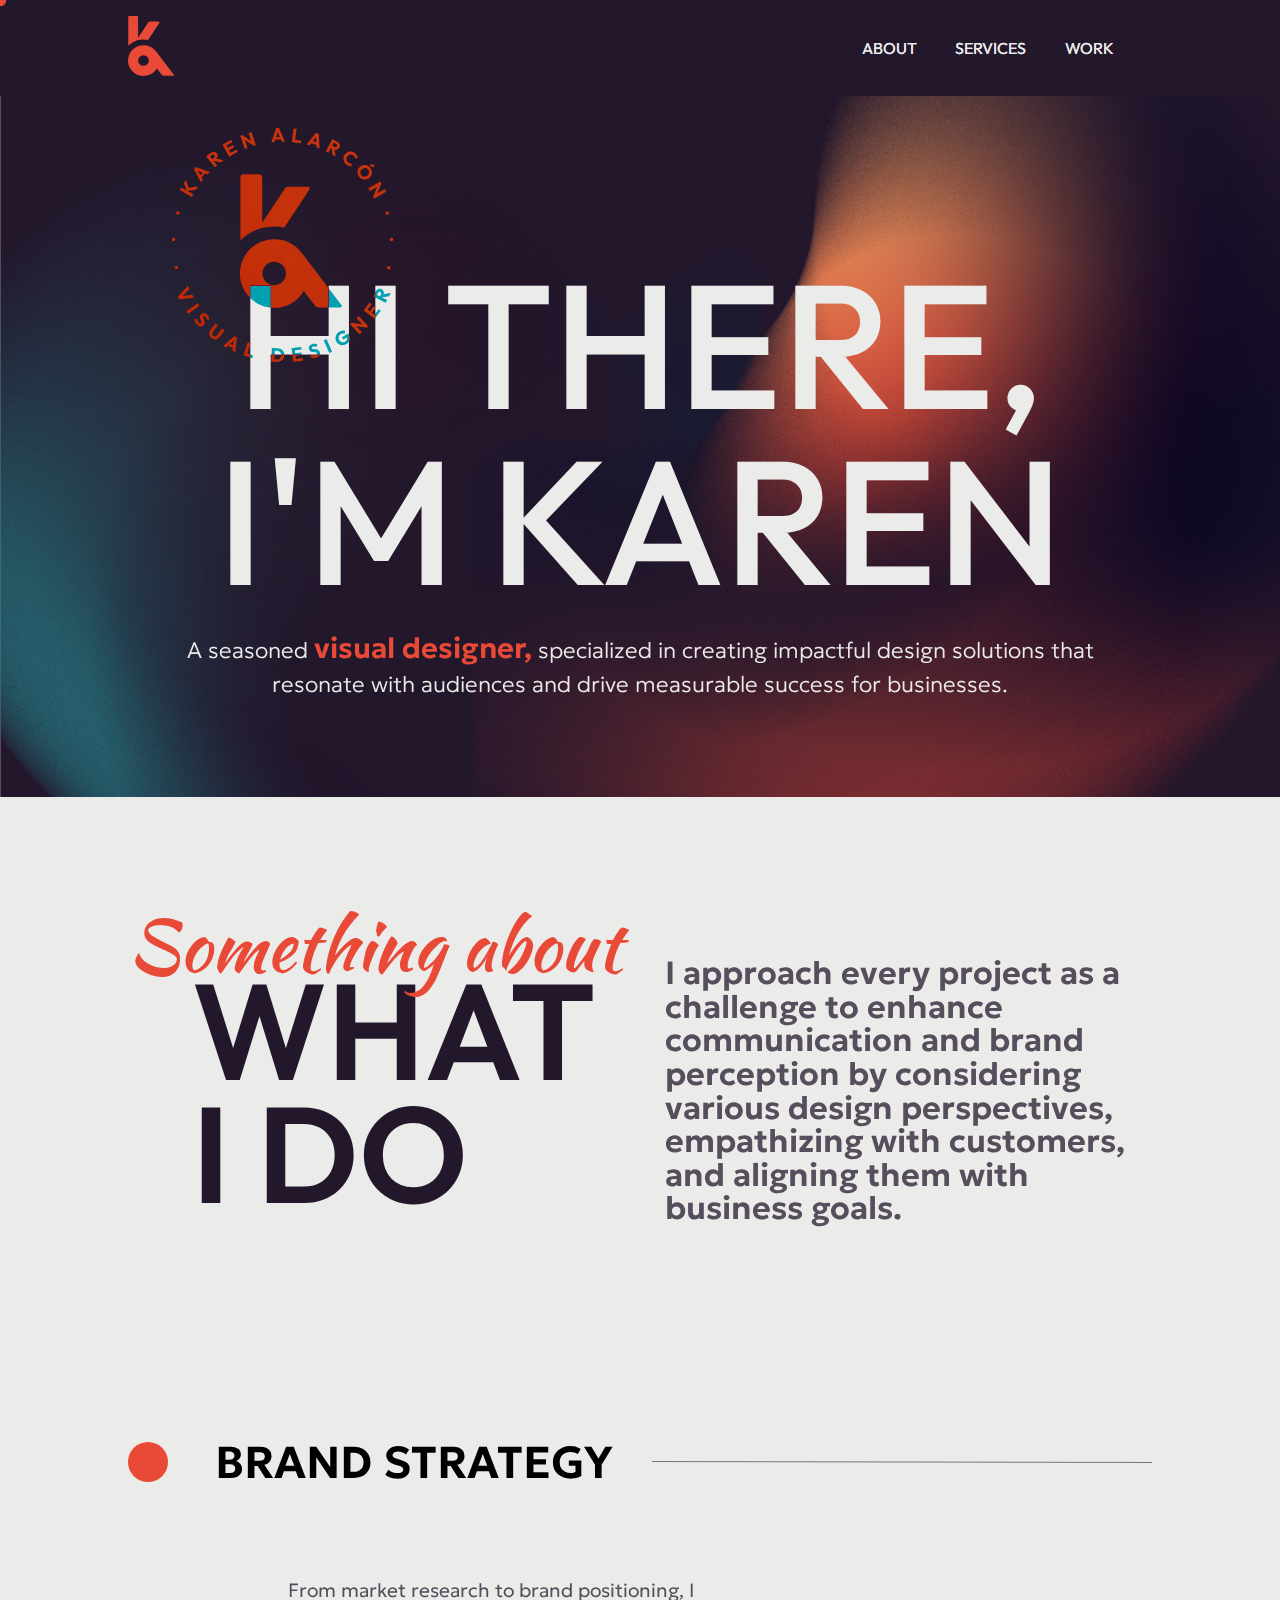
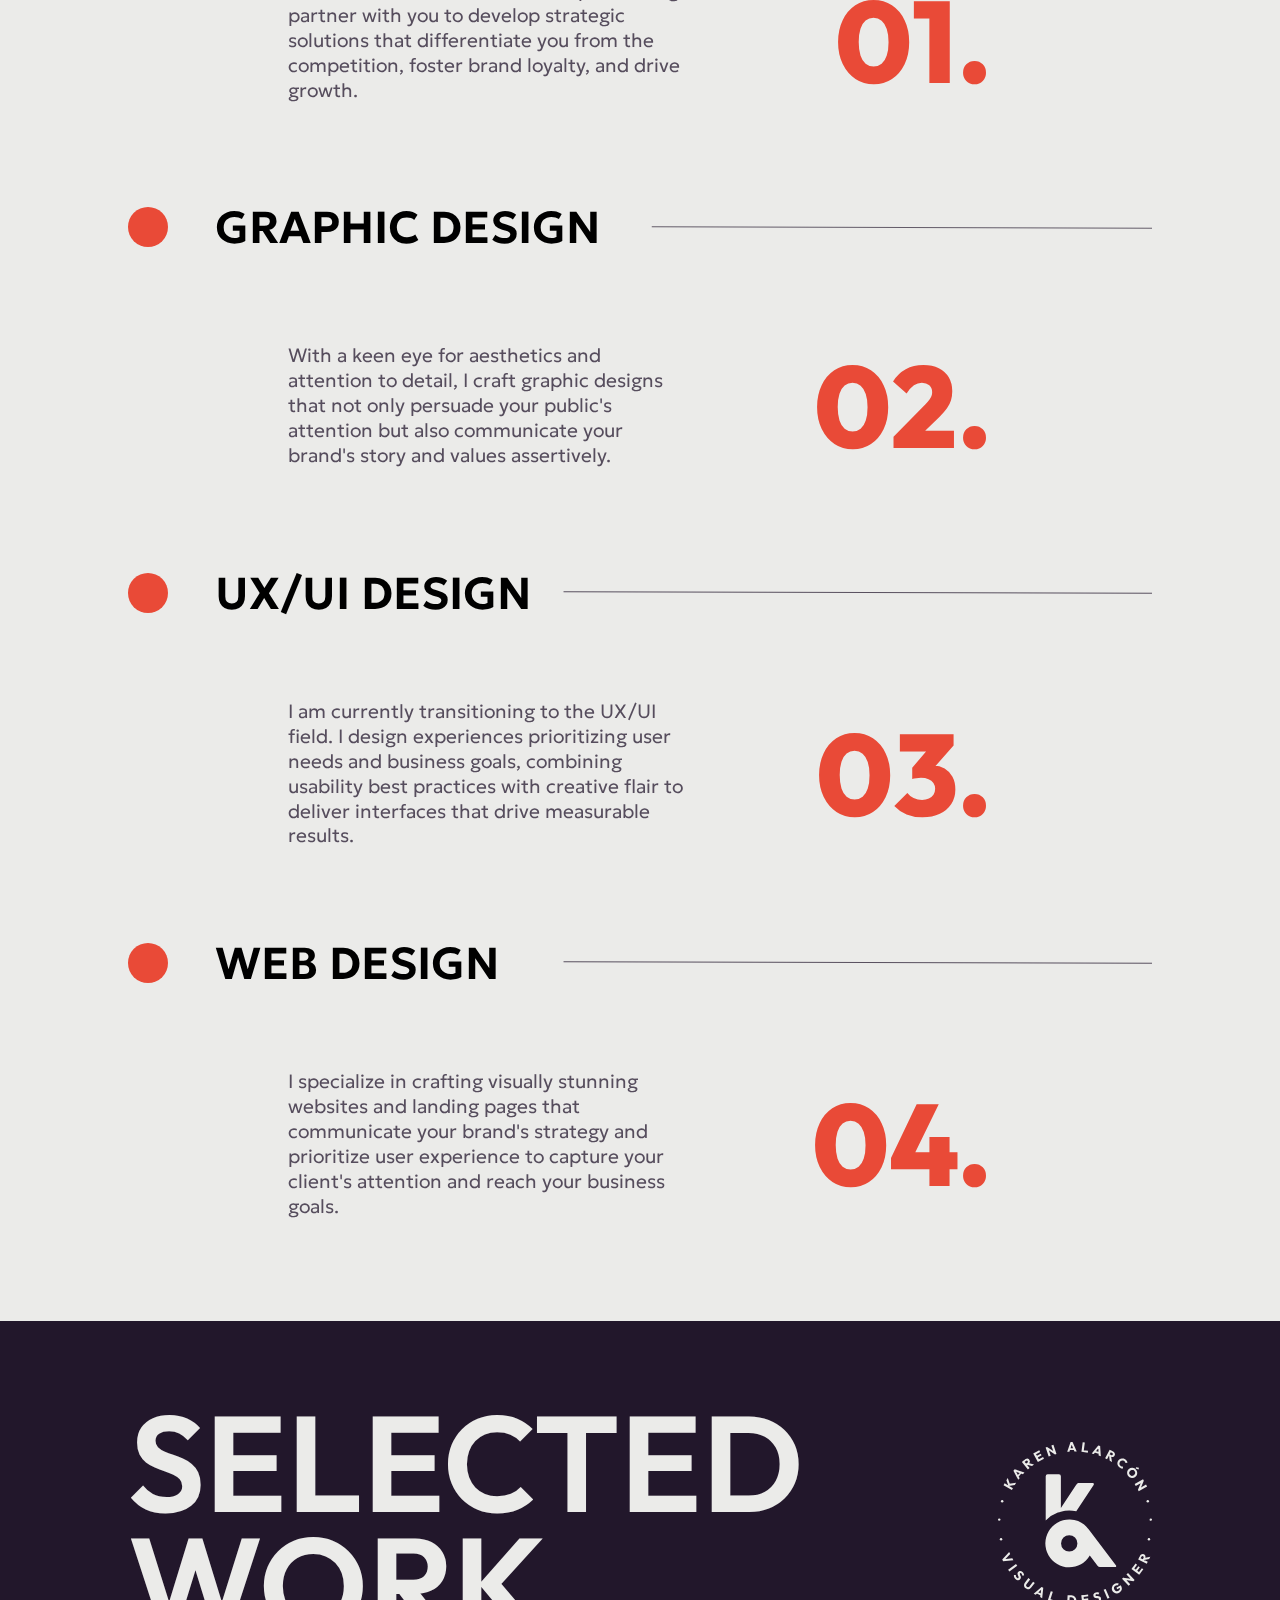
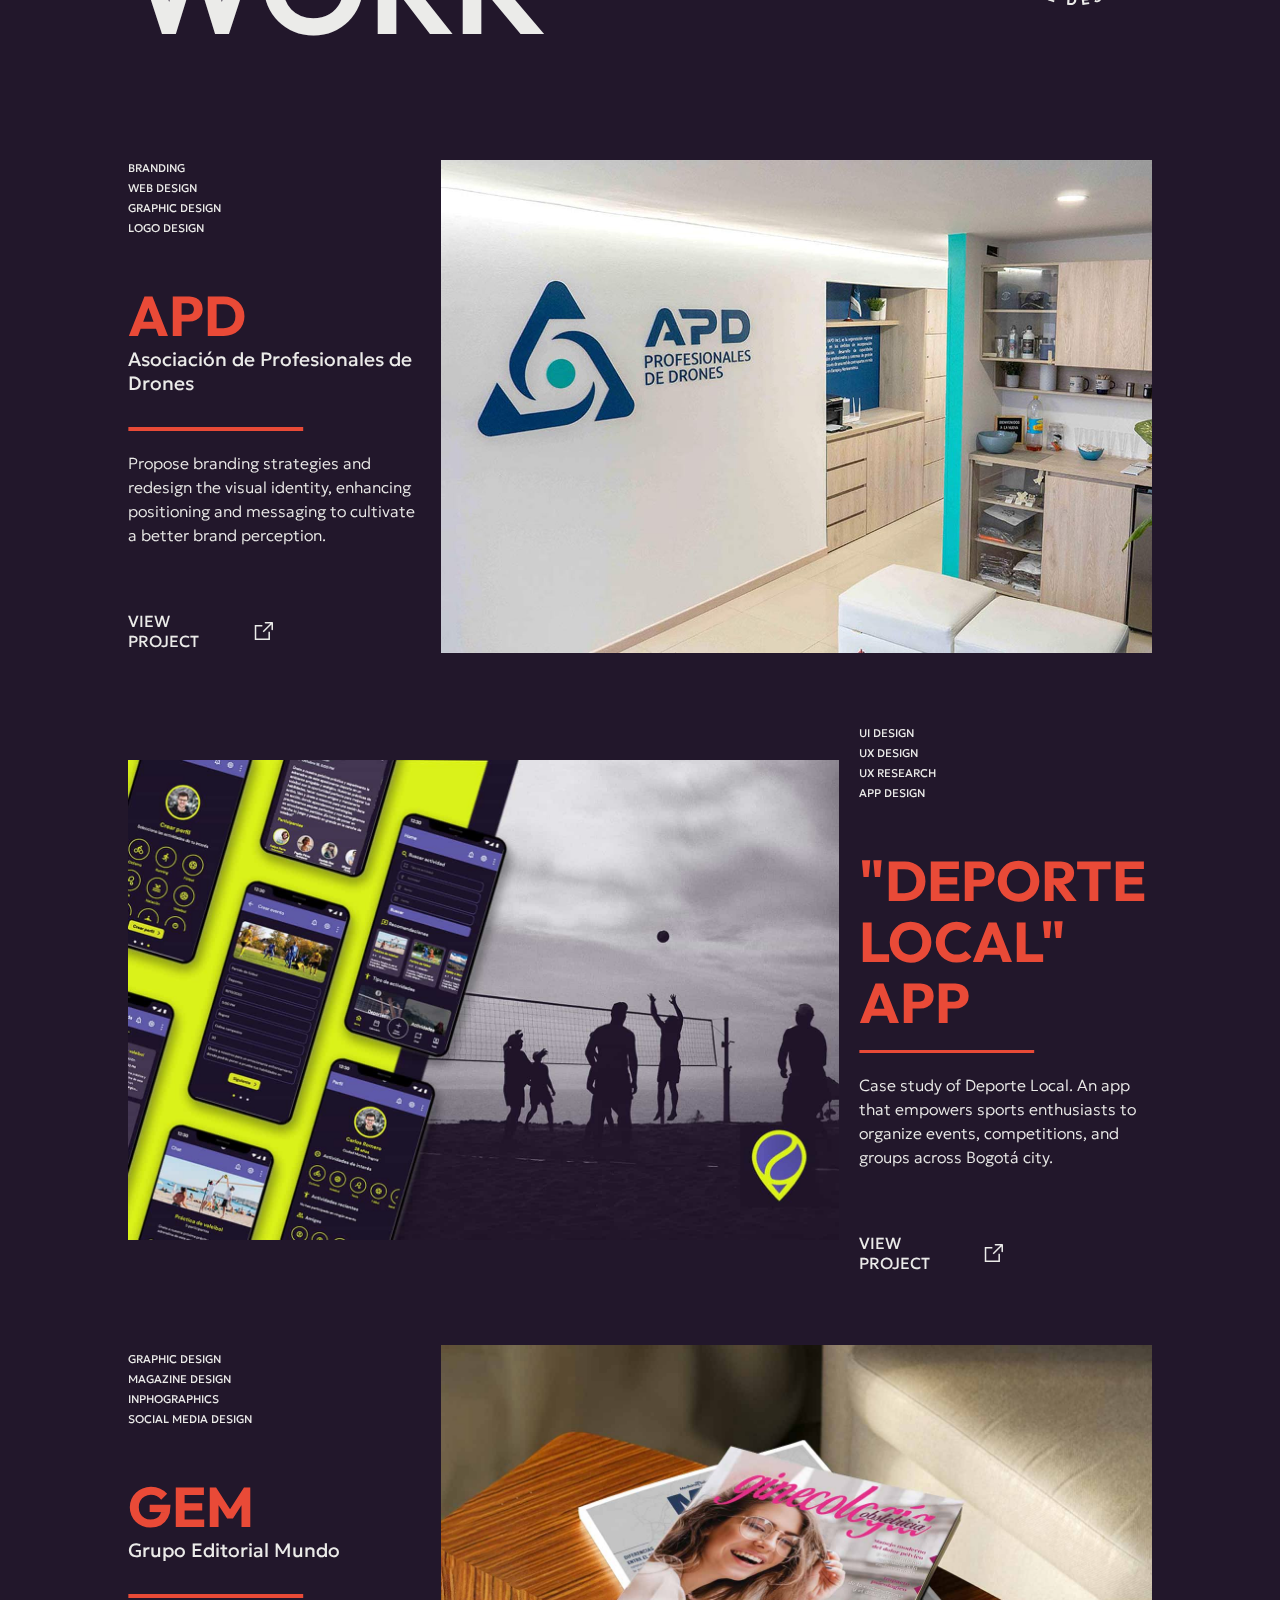
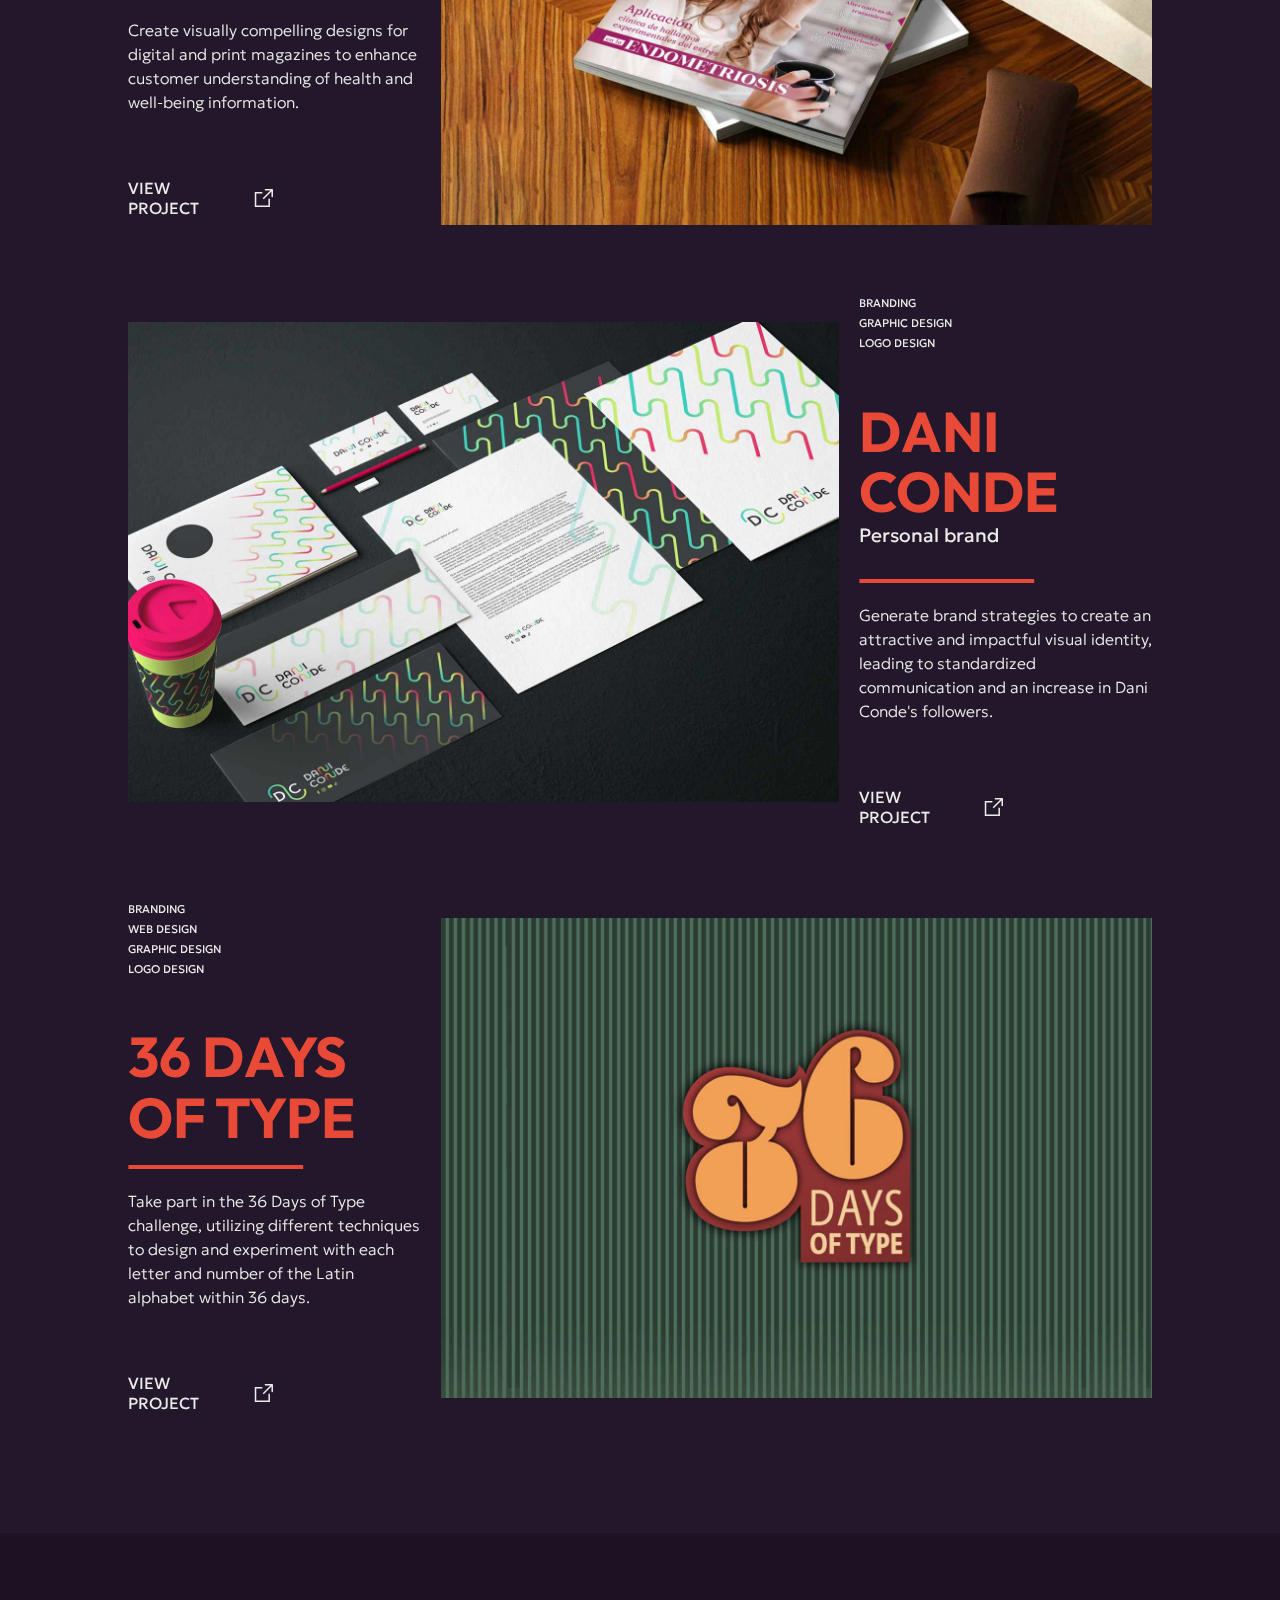
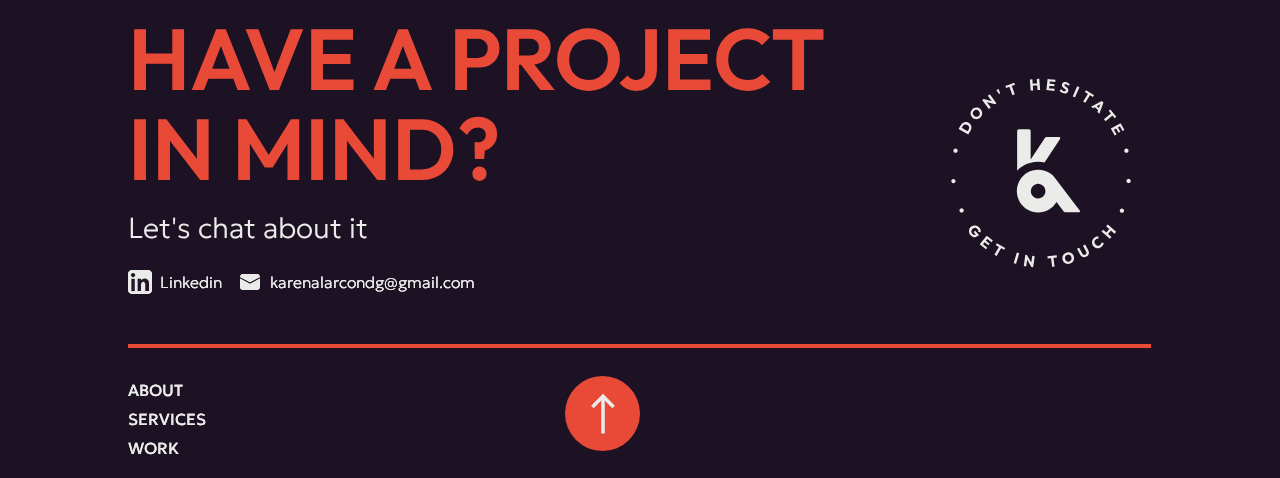
<file: index.html>
<!DOCTYPE html>
<html lang="en">
<head>
    <meta charset="UTF-8">
    <meta name="viewport" content="width=device-width, initial-scale=1.0">
    <title>Karen A portfolio</title>
    <link rel="stylesheet" href="style.css" />
    <link rel="preconnect" href="https://fonts.googleapis.com">
    <link rel="preconnect" href="https://fonts.gstatic.com" crossorigin>
    <link href="https://fonts.googleapis.com/css2?family=Outfit:wght@100..900&display=swap" rel="stylesheet">
    <link rel="preconnect" href="https://fonts.googleapis.com">
    <link rel="preconnect" href="https://fonts.gstatic.com" crossorigin>
    <link href="https://fonts.googleapis.com/css2?family=Geologica:wght@100..900&display=swap" rel="stylesheet">
    <link rel="preconnect" href="https://fonts.googleapis.com">
    <link rel="preconnect" href="https://fonts.googleapis.com">
<link rel="preconnect" href="https://fonts.gstatic.com" crossorigin>
<link href="https://fonts.googleapis.com/css2?family=Kaushan+Script&display=swap" rel="stylesheet">

</head>
<body>
    <header>
        <div class="barnav_responsive">
            <div class="mainlogo nav__flex">
                <a href="https://karengd.github.io/KarenGD/index.html"><img src="assets/iconos/ka-icon-cream.svg" alt="ka logo"></a>
                <div onclick=HideNavBarR()> <svg xmlns="http://www.w3.org/2000/svg" height="48" viewBox="0 -960 960 960" width="48" fill="#EBEBE9"><path d="m256-200-56-56 224-224-224-224 56-56 224 224 224-224 56 56-224 224 224 224-56 56-224-224-224 224Z"/></svg> </div>
            </div>
            <nav class="nav__responsive">
                <ul>
                    <div onclick=HideNavBarR()><a href="https://karengd.github.io/KarenGD/about.html"><li>About</li></a></div>
                    <div onclick=HideNavBarR()><a href="#services"><li>Services</li></a></div>
                    <div onclick=HideNavBarR()><a href="#work"><li>Work</li></a></div>
                </ul>
            </nav>
        </div>
        <div class="barnav container">
            <a href="index.html">
                <div class="mainlogo">
                    <img src="assets/iconos/ka-icon.svg" alt="ka logo">
                </div>
            </a>
           
            <nav>
                <ul class="nav__center">
                    <a href="https://karengd.github.io/KarenGD/about.html">
                        <li class="hideonmobile link1">About</li>
                        <li class="hideonmobile link2">About</li>
                    </a>
                    <a href="#services">
                        <li class="hideonmobile link1">Services</li>
                        <li class="hideonmobile link2">Services</li>
                    </a>
                    <a href="#work">
                        <li class="hideonmobile link1">Work</li>
                        <li class="hideonmobile link2">Work</li>
                    </a>
                    <a href="#"><li onclick=ShowNavBarR()><svg xmlns="http://www.w3.org/2000/svg" height="36    " viewBox="0 -960 960 960" width="36" fill="#EBEBE9"><path d="M120-240v-80h720v80H120Zm0-200v-80h720v80H120Zm0-200v-80h720v80H120Z"/></svg></li></a>
                </ul>
            </nav>
        </div>

    </header>

    <div class="cursors">
        <div></div>
        <div>
            <span></span>
        </div>
        <div></div>
        <div></div>
        <div></div>
        <div></div>
        <div></div>

    </div>



    <div class="bg-img">
        <div class="container">
            <section class="herosection">
                <div class="logo">
                    <svg class="logo" width="217" height="234" viewBox="0 0 317 334" fill="none" xmlns="http://www.w3.org/2000/svg">
                        <g id="logokacircle">
                        <g id="kalogo">
                        <path id="Vector" d="M196.223 88.0431L160.607 142.037C150.153 139.762 139.309 139.983 128.956 142.681C126.86 143.227 124.808 143.871 122.801 144.613C113.407 148.072 104.9 153.573 97.8966 160.719V70.2197C97.8964 69.6683 98.007 69.1225 98.2218 68.6146C98.4367 68.1066 98.7515 67.6469 99.1476 67.2627C99.5436 66.8785 100.013 66.5775 100.527 66.3777C101.042 66.1779 101.592 66.0833 102.144 66.0994H124.992C126.069 66.124 127.095 66.5689 127.848 67.339C128.602 68.109 129.024 69.143 129.024 70.2197V135.272L160.164 88.0431C161.279 86.5131 162.852 83.9094 165.164 83.9094H194.342C196.613 83.9094 197.567 85.8957 196.223 88.0431Z" fill="#e94a37"/>
                        <path id="Vector_2" d="M242.228 252.869L186.694 179.844C186.694 179.844 173.012 158.853 147.597 158.853H146.159C137.574 158.851 129.139 161.1 121.698 165.375C114.256 169.651 108.07 175.804 103.758 183.217C99.4465 190.631 97.1603 199.045 97.1284 207.619C97.0965 216.192 99.3201 224.623 103.577 232.068C107.833 239.514 113.973 245.712 121.383 250.043C128.792 254.374 137.21 256.685 145.795 256.746C154.38 256.807 162.831 254.615 170.301 250.39C177.771 246.165 183.999 240.054 188.361 232.67L204.583 253.849C205.105 254.536 205.78 255.094 206.554 255.478C207.328 255.862 208.18 256.063 209.045 256.063H240.642C241.014 256.064 241.379 255.962 241.695 255.766C242.011 255.571 242.266 255.292 242.431 254.959C242.596 254.627 242.665 254.254 242.629 253.885C242.593 253.516 242.454 253.164 242.228 252.869ZM146.159 224.496C142.845 224.496 139.604 223.515 136.848 221.676C134.092 219.837 131.944 217.223 130.676 214.165C129.407 211.107 129.075 207.742 129.722 204.495C130.368 201.249 131.965 198.266 134.309 195.926C136.652 193.585 139.639 191.991 142.89 191.346C146.141 190.7 149.511 191.031 152.573 192.298C155.635 193.565 158.253 195.71 160.094 198.462C161.936 201.214 162.919 204.45 162.919 207.76C162.915 212.198 161.149 216.453 158.006 219.591C154.864 222.728 150.603 224.493 146.159 224.496Z" fill="#e94a37"/>
                        </g>
                        <g id="circle">
                        <path id="Vector_3" d="M28.412 98.5653L11.3433 88.5799L13.5877 84.7683L30.6565 94.7268L28.412 98.5653ZM34.46 88.2444L21.5039 89.922L17.2568 78.5006L20.012 73.8166L24.4741 86.5399L22.9285 85.6272L37.242 83.5201L34.46 88.2444Z" fill="#e94a37"/>
                        <path id="Vector_4" d="M41.4891 77.494L31.6241 58.7043L34.2315 55.6711L54.2705 62.6904L51.2196 66.2336L34.9438 60.0196L36.0056 58.7849L44.4593 74.0448L41.4891 77.494ZM41.6638 71.79L38.9758 69.4547L46.0049 61.3215L48.6929 63.6568L41.6638 71.79Z" fill="#e94a37"/>
                        <path id="Vector_5" d="M61.3937 56.1409L49.0155 40.7468L52.4158 37.982L64.794 53.3761L61.3937 56.1409ZM58.9476 47.699L56.8779 45.1221L60.1303 42.5184C60.7293 42.0957 61.1468 41.4631 61.2996 40.7468C61.3468 40.4208 61.322 40.0885 61.2268 39.7731C61.1316 39.4578 60.9683 39.1671 60.7486 38.9215C60.5576 38.6638 60.3162 38.4476 60.0389 38.2861C59.7617 38.1246 59.4544 38.0211 59.1358 37.982C58.7742 37.9585 58.4117 38.0082 58.0698 38.1281C57.728 38.248 57.414 38.4357 57.1467 38.6799L53.8673 41.3641L51.7169 38.6799L55.3726 35.7407C56.2924 34.9712 57.378 34.4246 58.5444 34.1435C59.57 33.9121 60.6397 33.9678 61.6356 34.3046C62.6357 34.6516 63.5134 35.281 64.1623 36.1165C64.8657 36.951 65.3094 37.9726 65.4391 39.0557C65.5402 40.1026 65.3495 41.1569 64.8881 42.1023C64.336 43.1975 63.5407 44.1523 62.563 44.8939L58.9476 47.699ZM69.7802 49.4169L59.6465 46.6387L62.106 43.2297L73.9197 46.1421L69.7802 49.4169Z" fill="#e94a37"/>
                        <path id="Vector_6" d="M81.8224 41.0018L72.2532 23.7287L76.1239 21.5947L85.6931 38.9215L81.8224 41.0018ZM77.0647 25.4198L75.2637 22.0913L84.6717 16.9241L86.513 20.2526L77.0647 25.4198ZM80.801 32.1304L79 28.8824L87.6285 24.1582L89.4294 27.4061L80.801 32.1304ZM84.833 39.3241L82.9917 35.9957L92.4937 30.748L94.335 34.0764L84.833 39.3241Z" fill="#e94a37"/>
                        <path id="Vector_7" d="M103.945 29.7816L97.6949 11.0591L100.638 10.0659L103.138 13.4212L108.151 28.4127L103.945 29.7816ZM116.928 25.5003L101.176 15.0317L100.638 10.0659L116.417 20.5344L116.928 25.5003ZM116.928 25.5003L114.562 22.1316L109.509 7.11324L113.742 5.77112L119.992 24.5608L116.928 25.5003Z" fill="#e94a37"/>
                        <path id="Vector_8" d="M141.966 20.2257L148.928 0.174476L152.96 0L161.548 19.3936L156.871 19.595L150.286 3.48951H151.898L146.522 20.0915L141.966 20.2257ZM146.294 16.4812L146.133 12.9112L156.885 12.4549L157.032 16.0383L146.294 16.4812Z" fill="#e94a37"/>
                        <path id="Vector_9" d="M171.211 20.1318L173.792 0.577087L178.173 1.1542L175.593 20.7223L171.211 20.1318ZM174.598 20.5747L175.096 16.7496L184.786 18.0246L184.288 21.8497L174.598 20.5747Z" fill="#e94a37"/>
                        <path id="Vector_10" d="M192.339 23.4066L205.779 6.92535L209.596 8.11984L211.007 29.2851L206.545 27.8758L205.833 10.4954L207.378 10.992L196.626 24.7755L192.339 23.4066ZM197.715 21.3666L198.79 17.9576L209.045 21.1787L207.97 24.5877L197.715 21.3666Z" fill="#e94a37"/>
                        <path id="Vector_11" d="M219.824 33.2309L229.111 15.7833L233.022 17.8636L223.721 35.3112L219.824 33.2309ZM226.624 27.6611L228.183 24.7487L231.866 26.7082C232.489 27.09 233.234 27.2197 233.949 27.0706C234.269 26.9862 234.568 26.8333 234.823 26.6224C235.078 26.4115 235.284 26.1477 235.428 25.8492C235.591 25.565 235.693 25.25 235.728 24.9242C235.762 24.5984 235.729 24.269 235.629 23.9568C235.508 23.6135 235.318 23.2984 235.07 23.0308C234.823 22.7631 234.524 22.5485 234.191 22.4L230.482 20.4271L232.108 17.4476L236.261 19.6486C237.322 20.1904 238.242 20.9716 238.949 21.9302C239.567 22.7787 239.934 23.7829 240.011 24.8292C240.084 25.8838 239.85 26.937 239.339 27.8624C238.847 28.8381 238.081 29.6496 237.134 30.1977C236.209 30.6999 235.162 30.9368 234.11 30.8822C232.886 30.8093 231.695 30.4557 230.629 29.8487L226.624 27.6611ZM229.312 38.2773L227.874 27.8758L231.987 28.8019L233.936 40.7333L229.312 38.2773Z" fill="#e94a37"/>
                        <path id="Vector_12" d="M248.921 51.9669C247.83 51.1037 246.917 50.0371 246.233 48.8263C245.575 47.6755 245.15 46.4061 244.984 45.091C244.818 43.7758 244.914 42.4409 245.266 41.1628C246.047 38.5022 247.829 36.2466 250.238 34.8683C251.39 34.2235 252.661 33.8216 253.975 33.6872C255.289 33.5495 256.617 33.668 257.886 34.0362C259.238 34.4357 260.498 35.0969 261.595 35.9823C262.736 36.8473 263.695 37.9281 264.417 39.1631C265.053 40.2735 265.472 41.4939 265.654 42.76L261.461 43.2834C261.415 42.5147 261.194 41.7666 260.816 41.0957C260.382 40.3321 259.797 39.6653 259.095 39.1362C258.47 38.6338 257.753 38.2557 256.985 38.0223C256.259 37.8219 255.501 37.7672 254.754 37.8612C253.99 37.9717 253.257 38.2415 252.604 38.6531C251.154 39.5856 250.057 40.974 249.486 42.5989C249.245 43.3341 249.154 44.1097 249.217 44.8805C249.293 45.6302 249.521 46.3565 249.889 47.0145C250.3 47.7039 250.838 48.3095 251.475 48.7995C252.162 49.3975 252.962 49.8536 253.827 50.1416C254.583 50.3529 255.376 50.3987 256.152 50.2758L256.649 54.4767C255.356 54.5993 254.051 54.4717 252.805 54.1009C251.384 53.6493 250.064 52.9244 248.921 51.9669Z" fill="#e94a37"/>
                        <path id="Vector_13" d="M267.63 70.0452C266.685 68.9822 265.963 67.7409 265.506 66.3947C265.069 65.1322 264.886 63.7956 264.969 62.4623C265.046 61.1356 265.393 59.8386 265.99 58.6506C266.604 57.4165 267.464 56.3205 268.517 55.4295C269.525 54.5363 270.702 53.854 271.978 53.4229C273.255 52.9918 274.605 52.8208 275.949 52.9198C277.273 53.0197 278.563 53.3897 279.739 54.0069C281 54.6524 282.119 55.542 283.032 56.624C283.959 57.6772 284.675 58.8982 285.142 60.2209C285.573 61.4803 285.755 62.8112 285.679 64.1399C285.613 65.4582 285.27 66.7478 284.671 67.9247C284.044 69.1576 283.176 70.2528 282.118 71.1458C281.11 72.0395 279.933 72.723 278.657 73.1563C277.38 73.5896 276.03 73.7639 274.686 73.669C273.366 73.5629 272.079 73.2029 270.896 72.6087C269.647 71.9791 268.537 71.1077 267.63 70.0452ZM270.64 67.361C271.328 68.1911 272.229 68.8177 273.248 69.1729C274.215 69.4963 275.254 69.5382 276.245 69.2937C277.341 69.0296 278.353 68.4942 279.188 67.7368C279.833 67.1798 280.378 66.5171 280.801 65.7773C281.177 65.1019 281.415 64.3581 281.5 63.5896C281.566 62.831 281.47 62.067 281.217 61.3483C280.944 60.5844 280.529 59.8787 279.994 59.268C279.302 58.4373 278.403 57.8032 277.387 57.4293C276.427 57.0966 275.39 57.0499 274.403 57.2951C273.317 57.5633 272.314 58.0985 271.487 58.852C270.822 59.4103 270.262 60.083 269.834 60.8383C269.444 61.5127 269.205 62.2637 269.135 63.0394C269.058 63.7917 269.145 64.5517 269.39 65.2673C269.666 66.04 270.091 66.7513 270.64 67.361ZM282.602 54.329L283.26 51.8864L289.308 52.5306L288.341 56.5569L282.602 54.329Z" fill="#e94a37"/>
                        <path id="Vector_14" d="M280.451 86.1641L297.668 76.5009L299.2 79.1851L296.405 82.272L282.629 90.0428L280.451 86.1641ZM287.171 98.0285L294.456 80.5809L299.2 79.1851L291.929 96.6327L287.171 98.0285ZM287.171 98.0285L290.034 95.0624L303.743 87.2378L305.934 91.1031L288.717 100.82L287.171 98.0285Z" fill="#e94a37"/>
                        <path id="Vector_15" d="M8.70911 241.018L22.8479 225.261L25.0118 229.503L13.44 241.89L12.5261 240.239L29.4201 238.186L31.557 242.333L10.4429 244.4L8.70911 241.018Z" fill="#e94a37"/>
                        <path id="Vector_16" d="M20.7916 261.539L36.9196 250.131L39.4732 253.741L23.3452 265.149L20.7916 261.539Z" fill="#e94a37"/>
                        <path id="Vector_17" d="M35.3336 280.235C34.3325 279.198 33.5589 277.963 33.0622 276.611C32.6359 275.314 32.5028 273.939 32.6725 272.585L36.7045 272.746C36.5985 273.644 36.6624 274.555 36.8926 275.43C37.1426 276.322 37.6035 277.142 38.2366 277.819C38.7122 278.397 39.348 278.822 40.0645 279.04C40.3368 279.117 40.6245 279.12 40.8984 279.049C41.1723 278.978 41.4225 278.836 41.6235 278.638C41.8036 278.486 41.9513 278.3 42.0575 278.09C42.1638 277.88 42.2264 277.651 42.2417 277.416C42.2556 276.88 42.1643 276.347 41.9729 275.846C41.7713 275.269 41.5294 274.665 41.2472 274.048C40.9649 273.43 40.7096 272.705 40.4811 272.075C40.2475 271.407 40.1029 270.713 40.051 270.008C39.9892 269.291 40.095 268.57 40.3601 267.901C40.6939 267.111 41.2042 266.409 41.852 265.847C42.6696 265.071 43.7066 264.565 44.8222 264.398C45.897 264.239 46.995 264.397 47.9806 264.854C49.106 265.391 50.1116 266.149 50.9374 267.082C51.831 268.031 52.5256 269.149 52.9802 270.37C53.3889 271.457 53.5496 272.622 53.4506 273.779L49.4187 273.618C49.477 272.855 49.4042 272.088 49.2036 271.35C48.9998 270.681 48.6406 270.069 48.1553 269.565C47.749 269.078 47.2133 268.715 46.6097 268.518C46.3745 268.457 46.1275 268.457 45.8922 268.518C45.657 268.579 45.4413 268.699 45.2657 268.867C45.1001 269.016 44.9679 269.198 44.8776 269.402C44.7872 269.605 44.7409 269.825 44.7416 270.048C44.7571 270.567 44.8617 271.08 45.0507 271.565C45.2657 272.115 45.5076 272.719 45.7899 273.35C46.0721 273.98 46.3409 274.692 46.5828 275.336C46.812 276.012 46.9432 276.717 46.9726 277.43C46.9965 278.246 46.8333 279.058 46.4956 279.802C46.1579 280.546 45.6545 281.204 45.0238 281.724C44.4197 282.337 43.6771 282.796 42.8585 283.062C42.0399 283.328 41.1693 283.394 40.3198 283.254C38.364 282.839 36.6067 281.774 35.3336 280.235Z" fill="#e94a37"/>
                        <path id="Vector_18" d="M56.7703 299.83C55.5516 298.942 54.5913 297.747 53.9883 296.367C53.4372 295.101 53.2465 293.708 53.4372 292.341C53.6236 290.895 54.1996 289.526 55.1038 288.381L62.4017 278.893L65.9095 281.577L58.5041 291.24C58.0505 291.805 57.758 292.482 57.6574 293.2C57.5716 293.841 57.6743 294.494 57.9531 295.079C58.2473 295.684 58.6786 296.212 59.2128 296.622C59.747 297.032 60.3694 297.312 61.0308 297.441C61.6579 297.553 62.3045 297.474 62.8855 297.212C63.5308 296.907 64.0897 296.446 64.5117 295.87L71.9709 286.18L75.4922 288.864L68.1674 298.38C67.3109 299.556 66.1556 300.483 64.8209 301.064C63.5488 301.599 62.1556 301.78 60.7889 301.588C59.3194 301.36 57.9345 300.754 56.7703 299.83Z" fill="#e94a37"/>
                        <path id="Vector_19" d="M73.2881 310.996L89.3219 297.065L92.8835 298.904L90.6525 320.002L86.4996 317.854L88.8112 300.635L90.2493 301.386L77.3335 313.13L73.2881 310.996ZM78.8925 309.909L80.5457 306.728L90.088 311.681L88.4483 314.848L78.8925 309.909Z" fill="#e94a37"/>
                        <path id="Vector_20" d="M102.278 324.484L108.299 305.695L112.519 307.037L106.485 325.827L102.278 324.484ZM105.53 325.518L106.7 321.84L116.014 324.793L114.831 328.47L105.53 325.518Z" fill="#e94a37"/>
                        <path id="Vector_21" d="M141.791 333.584L142.799 313.855L147.221 314.083L146.213 333.799L141.791 333.584ZM144.815 333.732L145.017 329.88L149.882 330.121C150.962 330.209 152.045 330.014 153.027 329.558C153.928 329.128 154.681 328.442 155.191 327.585C155.727 326.607 156.035 325.521 156.091 324.407C156.147 323.294 155.949 322.182 155.514 321.156C155.085 320.256 154.403 319.501 153.551 318.982C152.633 318.438 151.594 318.129 150.527 318.082L145.528 317.827L145.729 313.962L150.783 314.231C152.171 314.286 153.538 314.596 154.815 315.143C156.018 315.661 157.106 316.414 158.013 317.358C158.908 318.281 159.603 319.377 160.056 320.579C160.52 321.868 160.717 323.238 160.634 324.605C160.576 325.96 160.243 327.289 159.653 328.511C159.085 329.668 158.284 330.696 157.301 331.531C156.308 332.375 155.157 333.014 153.914 333.409C152.58 333.845 151.175 334.023 149.775 333.933L144.815 333.732Z" fill="#e94a37"/>
                        <path id="Vector_22" d="M173.268 333.799L170.849 314.204L175.243 313.653L177.663 333.248L173.268 333.799ZM174.679 317.559L174.209 313.788L184.826 312.446L185.297 316.217L174.679 317.559ZM175.62 325.223L175.163 321.532L184.947 320.324L185.404 324.015L175.62 325.223ZM176.628 333.383L176.171 329.598L186.923 328.256L187.393 332.04L176.628 333.383Z" fill="#e94a37"/>
                        <path id="Vector_23" d="M205.698 328.041C204.323 328.477 202.872 328.618 201.438 328.457C200.109 328.254 198.84 327.769 197.715 327.034L199.664 323.491C200.423 323.995 201.272 324.35 202.164 324.538C203.087 324.697 204.036 324.638 204.932 324.364C205.664 324.194 206.328 323.811 206.841 323.263C207.029 323.053 207.161 322.799 207.222 322.524C207.283 322.249 207.272 321.962 207.19 321.693C207.13 321.465 207.026 321.252 206.883 321.066C206.74 320.879 206.561 320.723 206.357 320.606C205.887 320.35 205.371 320.19 204.838 320.136C204.196 320.05 203.55 320.001 202.903 319.988C202.196 319.96 201.492 319.893 200.793 319.787C200.088 319.694 199.397 319.514 198.736 319.25C198.071 318.983 197.478 318.565 197.003 318.029C196.44 317.383 196.035 316.616 195.82 315.787C195.472 314.745 195.453 313.621 195.766 312.567C196.078 311.514 196.707 310.581 197.567 309.896C198.535 309.124 199.651 308.557 200.847 308.231C202.099 307.851 203.416 307.728 204.717 307.869C205.867 308.002 206.976 308.377 207.97 308.969L206.007 312.54C205.353 312.145 204.634 311.868 203.884 311.721C203.193 311.606 202.485 311.652 201.814 311.855C201.194 312.002 200.63 312.323 200.188 312.781C200.022 312.957 199.907 313.175 199.855 313.412C199.803 313.648 199.816 313.894 199.892 314.123C199.948 314.337 200.049 314.536 200.188 314.707C200.327 314.878 200.501 315.018 200.699 315.116C201.174 315.334 201.683 315.471 202.204 315.519C202.795 315.519 203.44 315.626 204.139 315.653C204.838 315.68 205.551 315.747 206.263 315.841C206.973 315.937 207.666 316.136 208.319 316.432C208.99 316.757 209.589 317.213 210.08 317.774C210.662 318.456 211.076 319.265 211.289 320.136C211.561 320.937 211.64 321.791 211.518 322.629C211.397 323.466 211.079 324.263 210.59 324.954C209.353 326.503 207.63 327.59 205.698 328.041Z" fill="#e94a37"/>
                        <path id="Vector_24" d="M224.743 320.981L216.773 302.916L220.805 301.131L228.775 319.196L224.743 320.981Z" fill="#e94a37"/>
                        <path id="Vector_25" d="M249.392 308.379C247.69 309.488 245.698 310.067 243.666 310.043C241.634 310.019 239.656 309.393 237.981 308.245C236.278 307.092 234.976 305.44 234.254 303.517C233.532 301.594 233.425 299.494 233.949 297.508C234.625 294.806 236.326 292.472 238.693 290.998C240.036 290.129 241.547 289.552 243.129 289.307C244.566 289.079 246.037 289.18 247.429 289.603L246.502 293.777C245.585 293.416 244.592 293.287 243.612 293.401C242.618 293.521 241.666 293.87 240.83 294.421C239.905 294.983 239.144 295.779 238.626 296.729C238.125 297.634 237.897 298.664 237.968 299.695C238.08 300.809 238.451 301.881 239.05 302.827C239.65 303.773 240.462 304.566 241.422 305.144C242.327 305.661 243.358 305.916 244.4 305.88C245.442 305.845 246.454 305.52 247.322 304.943C248.194 304.422 248.924 303.694 249.445 302.823C249.903 302.006 250.095 301.068 249.996 300.138C249.885 299.096 249.521 298.096 248.935 297.226L252.469 297.306L244.876 301.977L242.887 298.836L251.65 293.28L251.999 293.817C253.157 295.525 253.885 297.486 254.123 299.534C254.291 301.262 253.94 303 253.115 304.527C252.231 306.113 250.948 307.441 249.392 308.379Z" fill="#e94a37"/>
                        <path id="Vector_26" d="M268.033 294.488L254.485 280.114L256.743 277.98L260.412 279.953L271.258 291.455L268.033 294.488ZM277.965 285.093L259.27 282.194L256.703 277.98L275.519 280.865L277.965 285.093ZM277.965 285.093L274.403 283.026L263.557 271.524L266.796 268.478L280.344 282.852L277.965 285.093Z" fill="#e94a37"/>
                        <path id="Vector_27" d="M289.671 272.249L273.825 260.438L276.513 256.895L292.359 268.719L289.671 272.249ZM278.919 260.009L275.868 257.727L282.279 249.165L285.33 251.446L278.919 260.009ZM285.115 264.626L282.131 262.398L288.031 254.506L291.015 256.734L285.115 264.626ZM291.714 269.538L288.663 267.27L295.168 258.573L298.219 260.854L291.714 269.538Z" fill="#e94a37"/>
                        <path id="Vector_28" d="M305.248 249.54L287.615 240.521L289.644 236.589L307.264 245.608L305.248 249.54ZM299.576 242.83L296.633 241.313L298.542 237.609C298.911 236.977 299.03 236.231 298.878 235.515C298.787 235.198 298.628 234.904 298.412 234.653C298.196 234.403 297.929 234.203 297.628 234.066C297.341 233.906 297.025 233.809 296.699 233.779C296.372 233.749 296.043 233.787 295.733 233.891C295.045 234.157 294.49 234.683 294.187 235.354L292.279 239.085L289.214 237.555L291.351 233.368C291.883 232.309 292.656 231.39 293.609 230.684C294.455 230.033 295.47 229.637 296.534 229.543C297.598 229.449 298.667 229.661 299.615 230.153C300.562 230.645 301.349 231.397 301.883 232.321C302.417 233.245 302.675 234.302 302.627 235.368C302.572 236.593 302.241 237.79 301.66 238.871L299.576 242.83ZM310.154 239.984L299.778 241.582L300.625 237.461L312.559 235.341L310.154 239.984Z" fill="#e94a37"/>
                        <path id="Vector_29" d="M8.56123 123.958C9.94185 123.958 11.0611 122.841 11.0611 121.462C11.0611 120.083 9.94185 118.966 8.56123 118.966C7.18061 118.966 6.0614 120.083 6.0614 121.462C6.0614 122.841 7.18061 123.958 8.56123 123.958Z" fill="#e94a37"/>
                        <path id="Vector_30" d="M2.49983 161.551C3.88045 161.551 4.99966 160.433 4.99966 159.055C4.99966 157.676 3.88045 156.558 2.49983 156.558C1.11921 156.558 0 157.676 0 159.055C0 160.433 1.11921 161.551 2.49983 161.551Z" fill="#e94a37"/>
                        <path id="Vector_31" d="M6.24959 201.68C7.6302 201.68 8.74942 200.563 8.74942 199.184C8.74942 197.805 7.6302 196.688 6.24959 196.688C4.86897 196.688 3.74976 197.805 3.74976 199.184C3.74976 200.563 4.86897 201.68 6.24959 201.68Z" fill="#e94a37"/>
                        <path id="Vector_32" d="M309.724 201.828C311.104 201.828 312.223 200.71 312.223 199.332C312.223 197.953 311.104 196.835 309.724 196.835C308.343 196.835 307.224 197.953 307.224 199.332C307.224 200.71 308.343 201.828 309.724 201.828Z" fill="#e94a37"/>
                        <path id="Vector_33" d="M313.514 161.618C314.894 161.618 316.013 160.5 316.013 159.122C316.013 157.743 314.894 156.625 313.514 156.625C312.133 156.625 311.014 157.743 311.014 159.122C311.014 160.5 312.133 161.618 313.514 161.618Z" fill="#e94a37"/>
                        <path id="Vector_34" d="M307.372 123.743C308.752 123.743 309.871 122.626 309.871 121.247C309.871 119.868 308.752 118.751 307.372 118.751C305.991 118.751 304.872 119.868 304.872 121.247C304.872 122.626 305.991 123.743 307.372 123.743Z" fill="#e94a37"/>
                        </g>
                        </g>
                        </svg>
            
                    </div>
            
                <!-- <img class="circle-icon" src="assets/iconos/circleicon.svg"> -->
                <div class="heading">
                    <h1 class="first-heading">HI <span class="breaking">THERE,<br>
                        I'M </span>KAREN</h1>  
                </div>   
                <div class="subheading">
                    <p class="heding-subheading">A seasoned <span style="color: #e94a37; font-weight: 600; font-size: clamp(1rem, 1vw + 1.2rem, 1.8rem);">visual designer,</span>  specialized in creating impactful design solutions that resonate with audiences and drive measurable success for businesses.</P>
                </div>
        
            </section>

        </div>
        

    </div>

    <section id="services" class="services">
        <div class="container" style="padding-bottom: 4rem;">
            <div class="servicescolumns">
                
                    <p class="brushstyle">Something about</p>
                    <h2 class="htwo pad-left">WHAT <br>I DO</h2>
                
                    <p class="quote">I approach every project as a challenge to enhance communication and brand perception by considering various design perspectives, empathizing with customers, and aligning them with business goals.</p>
                
            </div>


            <article>
                <div class="descriptiontitle">
                    
                    <img style="width: 40px;" src="assets/iconos/bullet.svg" alt="bullet">
                    <h4 class="hfour">BRAND STRATEGY</h4>
                    <img class="hline" src="assets/iconos/line.svg" alt="line">
                </div>
            
                <div class="description">
                    
                    <p class="textp">From market research to brand positioning, I partner with you to develop strategic solutions that differentiate you from the competition, foster brand loyalty, and drive growth.</p>
                    
                    <h3>01.</h3>
                </div>
            </article>

            <article>
                <div class="descriptiontitle">
                    <img style="width: 40px;" src="assets/iconos/bullet.svg" alt="bullet">
                    <h4 class="hfour">GRAPHIC DESIGN</h4>
                    <img class="hline" src="assets/iconos/line.svg" alt="line">
                </div>
            
                <div class="description">
                    
                    <p class="textp">With a keen eye for aesthetics and attention to detail, I craft graphic designs that not only persuade your public's attention but also communicate your brand's story and values assertively.</p>
                    
                    <h3>02.</h3>
                </div>
            </article>

            <article>
                <div class="descriptiontitle2">
                    <img style="width: 40px;" src="assets/iconos/bullet.svg" alt="bullet">
                    <h4 class="hfour">UX/UI DESIGN</h4>
                    <img class="hline" src="assets/iconos/line.svg" alt="line">
                </div>
            
                <div class="description">
                    
                    <p class="textp">I am currently transitioning to the UX/UI field. I design experiences prioritizing user needs and business goals, combining usability best practices with creative flair to deliver interfaces that drive measurable results.</p>
                    
                    <h3>03.</h3>
                </div>
            </article>

            <article>
                <div class="descriptiontitle2">
                    <img style="width: 40px;" src="assets/iconos/bullet.svg" alt="bullet">
                    <h4 class="hfour">WEB DESIGN</h4>
                    <img class="hline" src="assets/iconos/line.svg" alt="line">
                </div>
            
                <div class="description">
                    
                    <p class="textp">I specialize in crafting visually stunning websites and landing pages that communicate your brand's strategy and prioritize user experience to capture your client's attention and reach your business goals.</p>
                    
                    <h3>04.</h3>
                </div>
            </article>
        </div>

    </section>

    <section id="work" class="projects">
        <div class="container">

            <div class="work">
                <h2 class="htwo">SELECTED <br>WORK</h2>
                <img class="circle-icon" src="assets/iconos/circleicon.svg" alt="logo-circle">
            </div>



            <div class="card-project">
                
                <div class="project-info">
                    <div class="knowledge">
                        <p class="skills">Branding</p>
                        <p class="skills">Web design</p>
                        <p class="skills">Graphic design</p>
                        <p class="skills">Logo design</p>
                    </div>        

                    <h3 class="title-project">APD</h3>
                    <h5 class="sub-title-project">Asociación de Profesionales de Drones</h5>
                    <img class="line-project" src="assets/iconos/short-line.svg" alt="line">
                    <p class="text-project">Propose branding strategies and redesign the visual identity, enhancing positioning and messaging to cultivate a better brand perception.</p>
                    <a class="a-project" href="https://karengd.github.io/KarenGD/apd.html">
                        <div class="bt-project">
                            <p>View project</p> 
                            <svg xmlns="http://www.w3.org/2000/svg" xmlns:xlink="http://www.w3.org/1999/xlink" x="0px" y="0px"
                                width="20px" viewBox="0 0 13 13" style="enable-background:new 0 0 13 13;" fill="none" xml:space="preserve">
                            <polygon class="st0" points="10.5,12.5 0.5,12.5 0.5,2.5 5.5,2.5 5.5,3.5 1.5,3.5 1.5,11.5 9.5,11.5 9.5,7 10.5,7 "/>
                            <path class="st0" d="M12,0.5H7.5C7.2,0.5,7,0.7,7,1s0.2,0.5,0.5,0.5h3.3L5.7,6.6l0.7,0.7l5.1-5.1v3.3C11.5,5.8,11.7,6,12,6
                                c0.3,0,0.5-0.2,0.5-0.5V1C12.5,0.7,12.3,0.5,12,0.5z"/>
                            </svg>
                        </div>
                    </a>
                </div>
                
                <div class="project-img">
                    <a href="apd.html">
                        <img class="right-img hide-cursor-img zoom-in" src="assets/imgs/APD.jpg" alt="cover APD project" data-hover="VIEW PROJECT">
                    </a>
                </div>
                
            </div>
            
            <div class="card-project">
                <div class="project-img-reverse">
                    <a href="https://karengd.github.io/KarenGD/deporte%20local%20app.html"><img class="left-img hide-cursor-img zoom-in" src="assets/imgs/Dl-app-portada.jpg" alt="cover APD project" data-hover="VIEW PROJECT"></a>
                </div>
                <div class="project-info-reverse">
                    <div class="knowledge">
                        <p class="skills">Ui Design</p>
                        <p class="skills">Ux Design</p>
                        <p class="skills">Ux Research</p>
                        <p class="skills">App design</p>
                    </div>        

                    <h3 class="title-project">"DEPORTE LOCAL" APP</h3>
                    <img class="line-project" src="assets/iconos/short-line.svg" alt="line">
                    <p class="text-project">Case study of Deporte Local. An app that empowers sports enthusiasts to organize events, competitions, and groups across Bogotá city.</p>
                    <a class="a-project" href="https://karengd.github.io/KarenGD/deporte%20local%20app.html">
                        <div class="bt-project">
                            <p>View project</p> 
                            <svg xmlns="http://www.w3.org/2000/svg" xmlns:xlink="http://www.w3.org/1999/xlink" x="0px" y="0px"
                                width="20px" viewBox="0 0 13 13" style="enable-background:new 0 0 13 13;" fill="none" xml:space="preserve">
                            <polygon class="st0" points="10.5,12.5 0.5,12.5 0.5,2.5 5.5,2.5 5.5,3.5 1.5,3.5 1.5,11.5 9.5,11.5 9.5,7 10.5,7 "/>
                            <path class="st0" d="M12,0.5H7.5C7.2,0.5,7,0.7,7,1s0.2,0.5,0.5,0.5h3.3L5.7,6.6l0.7,0.7l5.1-5.1v3.3C11.5,5.8,11.7,6,12,6
                                c0.3,0,0.5-0.2,0.5-0.5V1C12.5,0.7,12.3,0.5,12,0.5z"/>
                            </svg>
                        </div>
                    </a>
                </div>

            </div>

            <div class="card-project">
                
                <div class="project-info">
                    <div class="knowledge">
                        <p class="skills">Graphic design</p>
                        <p class="skills">Magazine design</p>
                        <p class="skills">Inphographics</p>
                        <p class="skills">Social Media design</p>
                    </div>        

                    <h3 class="title-project">GEM</h3>
                    <h5 class="sub-title-project">Grupo Editorial Mundo</h5>
                    <img class="line-project" src="assets/iconos/short-line.svg" alt="line">
                    <p class="text-project">Create visually compelling designs for digital and print magazines to enhance customer understanding of health and well-being information.</p>
                    <a class="a-project" href="https://karengd.github.io/KarenGD/gem.html">
                        <div class="bt-project">
                            <p>View project</p> 
                            <svg xmlns="http://www.w3.org/2000/svg" xmlns:xlink="http://www.w3.org/1999/xlink" x="0px" y="0px"
                                width="20px" viewBox="0 0 13 13" style="enable-background:new 0 0 13 13;" fill="none" xml:space="preserve">
                            <polygon class="st0" points="10.5,12.5 0.5,12.5 0.5,2.5 5.5,2.5 5.5,3.5 1.5,3.5 1.5,11.5 9.5,11.5 9.5,7 10.5,7 "/>
                            <path class="st0" d="M12,0.5H7.5C7.2,0.5,7,0.7,7,1s0.2,0.5,0.5,0.5h3.3L5.7,6.6l0.7,0.7l5.1-5.1v3.3C11.5,5.8,11.7,6,12,6
                                c0.3,0,0.5-0.2,0.5-0.5V1C12.5,0.7,12.3,0.5,12,0.5z"/>
                            </svg>
                        </div>
                    </a>
                </div>
                <div class="project-img">
                    <a href="https://karengd.github.io/KarenGD/gem.html"><img class="right-img hide-cursor-img zoom-in" src="assets/imgs/Gem.jpg" alt="cover APD project" data-hover="VIEW PROJECT"></a>
                </div>
            </div>
            
            <div class="card-project">
                
                <div class="project-img-reverse">
                    <a href="https://karengd.github.io/KarenGD/daniConde.html"><img class="left-img hide-cursor-img zoom-in" src="assets/imgs/DaniConde.jpg" alt="cover APD project" data-hover="VIEW PROJECT"></a>
                </div>

                <div class="project-info-reverse">
                    <div class="knowledge">
                        <p class="skills">Branding</p>
                        <p class="skills">Graphic design</p>
                        <p class="skills">Logo design</p>
                    </div>        

                    <h3 class="title-project">DANI CONDE</h3>
                    <h5 class="sub-title-project">Personal brand</h5>
                    <img class="line-project" src="assets/iconos/short-line.svg" alt="line">
                    <p class="text-project">Generate brand strategies to create an attractive and impactful visual identity, leading to standardized communication and an increase in Dani Conde's followers.</p>
                    <a class="a-project" href="https://karengd.github.io/KarenGD/daniConde.html">
                        <div class="bt-project">
                            <p>View project</p> 
                            <svg xmlns="http://www.w3.org/2000/svg" xmlns:xlink="http://www.w3.org/1999/xlink" x="0px" y="0px"
                                width="20px" viewBox="0 0 13 13" style="enable-background:new 0 0 13 13;" fill="none" xml:space="preserve">
                            <polygon class="st0" points="10.5,12.5 0.5,12.5 0.5,2.5 5.5,2.5 5.5,3.5 1.5,3.5 1.5,11.5 9.5,11.5 9.5,7 10.5,7 "/>
                            <path class="st0" d="M12,0.5H7.5C7.2,0.5,7,0.7,7,1s0.2,0.5,0.5,0.5h3.3L5.7,6.6l0.7,0.7l5.1-5.1v3.3C11.5,5.8,11.7,6,12,6
                                c0.3,0,0.5-0.2,0.5-0.5V1C12.5,0.7,12.3,0.5,12,0.5z"/>
                            </svg>
                        </div>
                    </a>
                </div>
                
            </div>

            <div class="card-project">
                
                <div class="project-info">
                    <div class="knowledge">
                        <p class="skills">Branding</p>
                        <p class="skills">Web design</p>
                        <p class="skills">Graphic design</p>
                        <p class="skills">Logo design</p>
                    </div>        

                    <h3 class="title-project">36 DAYS OF TYPE</h3>
                    <img class="line-project" src="assets/iconos/short-line.svg" alt="line">
                    <p class="text-project">Take part in the 36 Days of Type challenge, utilizing different techniques to design and experiment with each letter and number of the Latin alphabet within 36 days.</p>
                    <a class="a-project" href="https://karengd.github.io/KarenGD/36Days.html">
                        <div class="bt-project">
                            <p>View project</p> 
                            <svg xmlns="http://www.w3.org/2000/svg" xmlns:xlink="http://www.w3.org/1999/xlink" x="0px" y="0px"
                                width="20px" viewBox="0 0 13 13" style="enable-background:new 0 0 13 13;" fill="none" xml:space="preserve">
                            <polygon class="st0" points="10.5,12.5 0.5,12.5 0.5,2.5 5.5,2.5 5.5,3.5 1.5,3.5 1.5,11.5 9.5,11.5 9.5,7 10.5,7 "/>
                            <path class="st0" d="M12,0.5H7.5C7.2,0.5,7,0.7,7,1s0.2,0.5,0.5,0.5h3.3L5.7,6.6l0.7,0.7l5.1-5.1v3.3C11.5,5.8,11.7,6,12,6
                                c0.3,0,0.5-0.2,0.5-0.5V1C12.5,0.7,12.3,0.5,12,0.5z"/>
                            </svg>
                        </div>
                    </a>
                </div>
                <div class="project-img">
                    <img class="right-img hide-cursor-img zoom-in" src="assets/imgs/36DaysOfType.jpg" alt="cover APD project" data-hover="VIEW PROJECT">
                </div>
            </div>

        </div>
    </section>


    <footer>

            <div class="container">
                <div class="toptittle">
                    <div class="colone">

                        <h3 class="hthree">Have a project <br>in mind?</h3>
                        <p class="sub">Let's chat about it</p>
                            <div class="contact-socialmedia">
                                <div class="contact">
                                        <a href="https://www.linkedin.com/in/karen-alarcon-gd/" target="_blank">                        
                                            <img class="socialmediaicon link1" src="assets/iconos/14-linkedin.svg" alt="Linkedin-icon">
                                            <img class="socialmediaicon link2" src="assets/iconos/14-linkedin.svg" alt="Linkedin-icon">
                                            <p class="link1">Linkedin</p>
                                            <p class="link3">Linkedin</p>
                                        </a>
                                </div>
                                
                                <div class="contact">
                                    <a href="mailto:karenalarcondg@gmail.com">                        
                                        <img class="socialmediaicon link1" src="assets/iconos/mail.svg" alt="mail-icon">
                                        <img class="socialmediaicon link2" src="assets/iconos/mail.svg" alt="mail-icon">
                                        <p class="link1">karenalarcondg@gmail.com</p>
                                        <p class="link3">karenalarcondg@gmail.com</p>
                                    </a>
                                </div>
                            </div>
                    </div>

                    <svg width="222" height="244" viewBox="0 0 437 459" fill="none" xmlns="http://www.w3.org/2000/svg">
                        <g id="logo">
                        <path id="Vector" d="M194.629 143.58H175.061C174.131 143.58 173.238 143.95 172.58 144.608C171.923 145.267 171.553 146.16 171.553 147.091V224.835C177.545 218.684 184.828 213.943 192.875 210.954C194.574 210.351 196.383 209.802 198.356 209.308C203.151 208.047 208.089 207.42 213.046 207.443C217.229 207.432 221.401 207.874 225.489 208.76L255.964 162.399C257.061 160.478 256.293 158.832 254.32 158.832H229.106C227.188 158.832 225.817 161.082 224.831 162.399L198.137 202.944V147.091C198.137 146.16 197.768 145.267 197.11 144.608C196.452 143.95 195.559 143.58 194.629 143.58Z" fill="none"/>
                        <path id="Vector_2" d="M214.088 223.134H212.827C205.477 223.141 198.258 225.079 191.891 228.754C185.525 232.429 180.233 237.713 176.546 244.077C172.859 250.441 170.905 257.662 170.88 265.019C170.855 272.375 172.76 279.609 176.404 285.998C180.048 292.387 185.304 297.706 191.646 301.425C197.987 305.143 205.193 307.129 212.543 307.186C219.892 307.243 227.128 305.367 233.526 301.748C239.924 298.128 245.261 292.89 249.003 286.558L262.871 304.719C263.322 305.31 263.902 305.791 264.567 306.123C265.232 306.456 265.964 306.633 266.708 306.639H293.785C294.101 306.634 294.409 306.541 294.675 306.37C294.94 306.2 295.154 305.959 295.29 305.674C295.427 305.389 295.481 305.072 295.448 304.758C295.414 304.444 295.294 304.145 295.101 303.896L247.578 241.185C243.772 235.787 238.766 231.347 232.955 228.215C227.143 225.083 220.685 223.343 214.088 223.134ZM212.827 279.535C209.984 279.535 207.206 278.691 204.843 277.109C202.48 275.527 200.639 273.279 199.554 270.649C198.469 268.019 198.188 265.126 198.746 262.336C199.305 259.546 200.678 256.985 202.692 254.977C204.706 252.969 207.27 251.604 210.059 251.056C212.848 250.507 215.738 250.8 218.361 251.896C220.984 252.993 223.223 254.844 224.794 257.215C226.366 259.586 227.199 262.37 227.188 265.216C227.188 269.028 225.675 272.684 222.982 275.38C220.288 278.076 216.636 279.59 212.827 279.59V279.535Z" fill="none"/>
                        </g>
                        <g id="Circlefter">
                        <path id="Vector_4" d="M75.3021 153.84L56.2273 142.647L58.7487 138.423L77.6042 149.396L75.3021 153.84ZM77.0013 150.932L73.3288 148.737L76.0695 144.074C76.711 143.048 77.0877 141.879 77.1657 140.672C77.1731 139.568 76.8691 138.484 76.2887 137.545C75.6393 136.494 74.734 135.626 73.6577 135.021C72.5869 134.393 71.3871 134.018 70.1497 133.924C69.0529 133.908 67.9726 134.193 67.0254 134.747C66.0068 135.394 65.1604 136.279 64.5588 137.325L61.7086 142.099L58.0361 139.904L60.8864 135.076C61.6485 133.701 62.6727 132.49 63.9011 131.51C65.0121 130.597 66.2998 129.925 67.6831 129.535C69.045 129.096 70.4905 128.983 71.9037 129.205C73.4162 129.396 74.8724 129.901 76.1791 130.687C77.4737 131.45 78.609 132.456 79.5227 133.649C80.3698 134.813 80.967 136.139 81.2767 137.545C81.5788 138.955 81.5788 140.414 81.2767 141.824C81.0264 143.357 80.487 144.828 79.6871 146.159L77.0013 150.932Z" fill="none"/>
                        <path id="Vector_5" d="M99.6936 119.604C98.6601 120.801 97.3913 121.772 95.9664 122.457C93.2744 123.748 90.1825 123.926 87.3608 122.951C85.9914 122.41 84.7293 121.63 83.6335 120.646C82.4874 119.613 81.5561 118.364 80.8929 116.97C80.2963 115.636 79.9436 114.205 79.8514 112.746C79.7929 111.286 80.0355 109.829 80.564 108.466C81.0901 106.982 81.9105 105.62 82.9758 104.461C84.0166 103.309 85.2618 102.361 86.6482 101.663C87.9447 101.071 89.3373 100.718 90.7592 100.621C92.2109 100.516 93.6684 100.721 95.0345 101.224C96.5003 101.752 97.8432 102.573 98.981 103.638C100.117 104.646 101.032 105.879 101.667 107.259C102.313 108.576 102.669 110.017 102.708 111.484C102.805 112.937 102.6 114.394 102.105 115.763C101.565 117.192 100.745 118.497 99.6936 119.604ZM96.35 116.641C97.1671 115.814 97.7303 114.77 97.9732 113.632C98.216 112.495 98.1283 111.311 97.7204 110.222C97.2583 109.06 96.5253 108.025 95.5827 107.204C94.8999 106.549 94.1004 106.028 93.2257 105.668C92.4278 105.338 91.5668 105.188 90.7043 105.229C89.8649 105.243 89.0397 105.449 88.2926 105.833C87.4773 106.233 86.7505 106.793 86.1549 107.479C85.3153 108.339 84.7439 109.426 84.5105 110.606C84.1739 111.678 84.1739 112.827 84.5105 113.898C84.9561 115.053 85.6925 116.074 86.6482 116.861C87.3541 117.527 88.1702 118.065 89.06 118.452C89.854 118.795 90.7181 118.946 91.5813 118.891C92.4208 118.877 93.246 118.671 93.9931 118.287C94.8904 117.919 95.6952 117.357 96.35 116.641Z" fill="none"/>
                        <path id="Vector_6" d="M115.699 103.309L102.654 85.6974L105.559 83.6125L109.341 86.3009L119.645 100.621L115.699 103.309ZM127.867 94.3112L107.642 88.8247L105.559 83.6125L125.784 89.099L127.867 94.3112ZM127.867 94.3112L124.195 91.568L113.781 77.4677L117.727 74.5049L130.772 92.1166L127.867 94.3112Z" fill="none"/>
                        <path id="Vector_7" d="M135.76 73.9563L130.663 66.2203L134.774 64.0257L138.446 72.5847L135.76 73.9563Z" fill="none"/>
                        <path id="Vector_8" d="M149.847 62.2152L148.367 58.21L165.852 51.7908L167.278 55.796L149.847 62.2152ZM162.235 76.535L154.89 56.0154L159.549 54.3695L166.839 74.7244L162.235 76.535Z" fill="none"/>
                        <path id="Vector_9" d="M198.137 67.2079L196.602 45.2619L201.481 44.9876L203.07 66.9336L198.137 67.2079ZM200.439 57.8808V53.6562L212.608 52.7784L212.937 57.003L200.439 57.8808ZM211.676 66.2203L210.141 44.2743L215.184 44L216.719 65.946L211.676 66.2203Z" fill="#1D1D1B"/>
                        <path id="Vector_10" d="M229.106 66.2752L231.463 44.3292L236.341 44.8778L233.985 66.8238L229.106 66.2752ZM232.833 66.6592L233.272 62.4895L245.276 63.7514L244.783 67.976L232.833 66.6592ZM233.82 57.6065L234.259 53.4916L245.221 54.6438L244.783 58.7587L233.82 57.6065ZM234.752 49.0476L235.19 44.8778L246.975 46.1397L246.537 50.3095L234.752 49.0476Z" fill="#1D1D1B"/>
                        <path id="Vector_11" d="M261.994 72.2555C260.433 71.8821 258.974 71.1704 257.718 70.1706C256.564 69.2239 255.644 68.0219 255.033 66.6593L258.924 64.4647C259.349 65.3743 259.945 66.1938 260.678 66.8787C261.447 67.5741 262.366 68.0812 263.364 68.3601C264.168 68.6059 265.027 68.6059 265.831 68.3601C266.132 68.2766 266.406 68.1166 266.627 67.8954C266.848 67.6743 267.008 67.3996 267.091 67.0982C267.281 66.6038 267.281 66.0564 267.091 65.562C266.772 65.0708 266.384 64.6274 265.94 64.2452L264.186 62.9833C263.539 62.5428 262.917 62.0665 262.323 61.5568C261.72 61.0452 261.169 60.4755 260.678 59.856C260.225 59.2139 259.908 58.4857 259.746 57.7163C259.566 56.7739 259.566 55.8057 259.746 54.8633C260.05 53.6614 260.698 52.5745 261.61 51.736C262.559 50.9846 263.697 50.51 264.899 50.3644C266.259 50.206 267.638 50.3179 268.955 50.6935C270.348 51.0745 271.652 51.7271 272.792 52.6138C273.911 53.3954 274.831 54.429 275.478 55.6314L271.586 57.826C271.158 57.0918 270.622 56.426 269.996 55.8509C269.426 55.3169 268.727 54.939 267.968 54.7536C267.287 54.5669 266.567 54.5669 265.885 54.7536C265.62 54.8372 265.381 54.9868 265.189 55.1882C264.997 55.3897 264.86 55.6366 264.789 55.9057C264.6 56.3624 264.6 56.8755 264.789 57.3322C265.117 57.8184 265.524 58.2451 265.995 58.5941L267.749 59.856L269.613 61.2276C270.227 61.7302 270.763 62.3219 271.202 62.9833C271.656 63.6654 271.972 64.4295 272.134 65.2328C272.345 66.2091 272.345 67.2192 272.134 68.1955C271.926 69.1145 271.498 69.9692 270.887 70.686C270.276 71.4028 269.5 71.9603 268.626 72.3104C266.482 73.0968 264.125 73.0773 261.994 72.2555Z" fill="#1D1D1B"/>
                        <path id="Vector_12" d="M280.959 78.6747L289.729 58.5392L294.224 60.5144L285.454 80.595L280.959 78.6747Z" fill="#1D1D1B"/>
                        <path id="Vector_13" d="M301.459 88.8247L312.86 70.3901L317.026 72.9687L305.68 91.4034L301.459 88.8247ZM304.912 70.1706L307.159 66.5495L323 76.3155L320.753 79.9914L304.912 70.1706Z" fill="#1D1D1B"/>
                        <path id="Vector_14" d="M317.081 98.9747L338.074 88.0017L341.417 90.9644L333.415 112.91L329.523 109.454L336.539 91.4582L337.909 92.6653L320.917 101.883L317.081 98.9747ZM323.439 99.3039L326.07 96.3412L335.004 104.187L332.373 107.204L323.439 99.3039Z" fill="#1D1D1B"/>
                        <path id="Vector_15" d="M342.349 123.609L359.122 109.948L362.246 113.788L345.473 127.45L342.349 123.609ZM351.667 107.15L355.011 104.461L366.796 118.891L363.452 121.634L351.667 107.15Z" fill="#1D1D1B"/>
                        <path id="Vector_16" d="M355.943 142.044L375.072 131.345L377.429 135.625L358.354 146.323L355.943 142.044ZM357.752 145.336L361.479 143.306L367.344 153.785L363.671 155.87L357.752 145.336ZM365.754 140.892L369.317 138.862L374.798 148.408L371.181 150.438L365.754 140.892ZM373.209 136.667L376.881 134.637L382.691 144.952L379.019 147.036L373.209 136.667Z" fill="#1D1D1B"/>
                        <path id="Vector_17" d="M79.5774 351.683C78.4922 350.494 77.7033 349.065 77.2753 347.513C76.7952 346.122 76.6085 344.646 76.7272 343.179C76.8458 341.718 77.2167 340.288 77.8234 338.954C78.5101 337.592 79.4603 336.38 80.6189 335.388C81.7631 334.371 83.1074 333.604 84.5654 333.139C85.968 332.719 87.4375 332.57 88.8956 332.7C90.3818 332.875 91.8275 333.302 93.171 333.962C94.5702 334.686 95.817 335.673 96.8434 336.869C97.9991 338.199 98.8753 339.747 99.4196 341.423C99.897 342.967 100.028 344.596 99.8033 346.196L95.0894 345.867C95.3366 344.821 95.3366 343.731 95.0894 342.685C94.7913 341.606 94.2472 340.61 93.4999 339.777C92.7372 338.845 91.7317 338.143 90.5948 337.747C89.5043 337.419 88.3417 337.419 87.2512 337.747C86.0358 338.045 84.9085 338.628 83.9625 339.448C82.9913 340.243 82.2527 341.285 81.8248 342.466C81.3794 343.503 81.2645 344.652 81.4959 345.758C81.6544 346.939 82.1932 348.037 83.0306 348.885C83.7138 349.768 84.6229 350.451 85.6616 350.86C86.6214 351.186 87.6618 351.186 88.6215 350.86C89.7418 350.586 90.7772 350.039 91.6362 349.269L92.1295 353.109L85.8261 345.703L88.9504 342.959L96.4597 351.683L95.9116 352.177C94.2346 353.727 92.2012 354.839 89.9918 355.414C88.2051 355.957 86.2973 355.957 84.5106 355.414C82.5557 354.646 80.8491 353.356 79.5774 351.683Z" fill="#1D1D1B"/>
                        <path id="Vector_18" d="M97.8848 369.788L111.643 353L115.48 356.072L101.722 372.861L97.8848 369.788ZM100.845 372.148L103.476 368.856L112.849 376.427L110.218 379.719L100.845 372.148ZM106.326 365.07L108.902 361.833L117.453 368.691L114.822 371.928L106.326 365.07ZM111.807 358.376L114.493 355.085L123.702 362.546L121.071 365.783L111.807 358.376Z" fill="#1D1D1B"/>
                        <path id="Vector_19" d="M126.826 390.418L137.46 371.544L141.735 373.958L131.101 392.832L126.826 390.418ZM129.512 371.654L131.595 367.923L148.038 377.085L145.956 380.816L129.512 371.654Z" fill="#1D1D1B"/>
                        <path id="Vector_20" d="M164.702 407.151L170.95 385.919L175.664 387.29L169.415 408.304L164.702 407.151Z" fill="#1D1D1B"/>
                        <path id="Vector_21" d="M184.599 412.419L187.668 390.473L191.066 390.966L191.889 395.465L189.422 413.351L184.599 412.419ZM199.562 414.503L189.148 396.288L191.066 391.405L201.536 409.62L199.562 414.503ZM199.562 414.503L198.74 410.004L201.262 392.612L206.14 393.325L203.016 415.271L199.562 414.503Z" fill="#1D1D1B"/>
                        <path id="Vector_22" d="M231.628 397.824L231.08 393.6L249.332 391.405L249.825 395.685L231.628 397.824ZM240.507 414.284L237.657 393.051L242.59 392.448L245.166 413.955L240.507 414.284Z" fill="#1D1D1B"/>
                        <path id="Vector_23" d="M275.478 407.865C273.973 408.34 272.392 408.527 270.819 408.413C269.35 408.272 267.92 407.863 266.598 407.206C265.287 406.514 264.116 405.584 263.145 404.463C262.199 403.266 261.475 401.91 261.007 400.458C260.568 398.983 260.419 397.436 260.569 395.904C260.678 394.456 261.109 393.05 261.829 391.789C262.506 390.467 263.459 389.307 264.625 388.388C265.846 387.419 267.242 386.692 268.736 386.248C270.222 385.775 271.785 385.589 273.34 385.699C274.807 385.848 276.236 386.257 277.561 386.906C278.866 387.583 280.021 388.516 280.959 389.65C281.916 390.839 282.641 392.197 283.097 393.655C283.537 395.13 283.686 396.676 283.535 398.208C283.415 399.665 283.005 401.083 282.329 402.378C281.602 403.65 280.655 404.783 279.534 405.725C278.339 406.703 276.96 407.431 275.478 407.865ZM274.107 403.64C275.264 403.306 276.307 402.661 277.122 401.775C277.853 400.932 278.345 399.909 278.547 398.812C278.779 397.584 278.685 396.316 278.273 395.136C278.021 394.221 277.593 393.363 277.013 392.612C276.496 391.92 275.843 391.341 275.094 390.911C274.367 390.511 273.564 390.268 272.737 390.198C271.727 390.167 270.72 390.341 269.778 390.708C268.837 391.076 267.979 391.63 267.256 392.338C266.489 393.163 265.975 394.191 265.776 395.301C265.572 396.53 265.666 397.791 266.05 398.977C266.325 399.883 266.751 400.736 267.311 401.5C267.807 402.211 268.464 402.794 269.229 403.201C269.972 403.619 270.793 403.881 271.641 403.969C272.41 403.916 273.167 403.75 273.888 403.476L274.107 403.64Z" fill="#1D1D1B"/>
                        <path id="Vector_24" d="M307.982 394.039C306.505 394.857 304.846 395.291 303.158 395.301C301.624 395.251 300.13 394.797 298.828 393.984C297.474 393.119 296.376 391.906 295.649 390.473L289.4 378.731L293.73 376.427L300.089 388.388C300.435 389.116 300.988 389.727 301.678 390.143C302.289 390.514 302.992 390.704 303.706 390.692C304.458 390.673 305.193 390.465 305.844 390.088C306.518 389.782 307.089 389.286 307.488 388.662C307.899 388.087 308.111 387.393 308.091 386.687C308.117 385.894 307.907 385.111 307.488 384.437L301.13 372.477L305.46 370.118L311.764 381.859C312.504 383.283 312.899 384.862 312.915 386.467C312.873 388.004 312.419 389.501 311.599 390.802C310.681 392.165 309.438 393.278 307.982 394.039Z" fill="#1D1D1B"/>
                        <path id="Vector_25" d="M337.197 374.946C334.815 376.852 331.795 377.774 328.756 377.524C327.297 377.318 325.886 376.853 324.59 376.153C323.245 375.418 322.068 374.408 321.137 373.19C320.254 371.899 319.639 370.444 319.328 368.911C318.937 367.501 318.843 366.024 319.054 364.576C319.217 363.124 319.684 361.722 320.424 360.461C321.197 359.094 322.242 357.899 323.494 356.95C324.706 355.942 326.102 355.178 327.605 354.701C328.979 354.331 330.407 354.201 331.825 354.316L331.332 358.98C330.503 358.784 329.64 358.784 328.811 358.98C327.865 359.25 326.987 359.717 326.234 360.352C325.535 360.899 324.941 361.568 324.48 362.327C324.087 363.057 323.845 363.86 323.768 364.686C323.661 365.537 323.755 366.401 324.042 367.21C324.692 369.006 325.903 370.545 327.495 371.599C328.224 372.066 329.048 372.366 329.907 372.477C330.721 372.641 331.559 372.641 332.373 372.477C333.237 372.222 334.039 371.793 334.73 371.215C335.53 370.624 336.201 369.878 336.704 369.02C337.133 368.265 337.377 367.419 337.416 366.551L342.075 367.1C341.889 368.53 341.424 369.91 340.705 371.16C339.819 372.658 338.623 373.949 337.197 374.946Z" fill="#1D1D1B"/>
                        <path id="Vector_26" d="M354.024 359.145L337.581 344.66L340.814 340.984L357.258 355.469L354.024 359.145ZM349.091 350.915L345.912 348.117L353.97 338.899L357.203 341.698L349.091 350.915ZM363.178 348.94L346.734 334.455L349.968 330.779L366.412 345.209L363.178 348.94Z" fill="#1D1D1B"/>
                        <path id="Vector_27" d="M50.2527 189.776C52.5836 189.776 54.4733 187.885 54.4733 185.552C54.4733 183.219 52.5836 181.327 50.2527 181.327C47.9217 181.327 46.0321 183.219 46.0321 185.552C46.0321 187.885 47.9217 189.776 50.2527 189.776Z" fill="#1D1D1B"/>
                        <path id="Vector_28" d="M46.0869 249.634C48.4179 249.634 50.3075 247.743 50.3075 245.409C50.3075 243.076 48.4179 241.185 46.0869 241.185C43.7559 241.185 41.8663 243.076 41.8663 245.409C41.8663 247.743 43.7559 249.634 46.0869 249.634Z" fill="#1D1D1B"/>
                        <path id="Vector_29" d="M62.2567 307.407C64.5877 307.407 66.4773 305.515 66.4773 303.182C66.4773 300.849 64.5877 298.958 62.2567 298.958C59.9257 298.958 58.0361 300.849 58.0361 303.182C58.0361 305.515 59.9257 307.407 62.2567 307.407Z" fill="#1D1D1B"/>
                        <path id="Vector_30" d="M386.638 189.721C388.969 189.721 390.858 187.83 390.858 185.497C390.858 183.164 388.969 181.272 386.638 181.272C384.307 181.272 382.417 183.164 382.417 185.497C382.417 187.83 384.307 189.721 386.638 189.721Z" fill="#1D1D1B"/>
                        <path id="Vector_31" d="M390.913 249.305C393.244 249.305 395.134 247.413 395.134 245.08C395.134 242.747 393.244 240.856 390.913 240.856C388.582 240.856 386.693 242.747 386.693 245.08C386.693 247.413 388.582 249.305 390.913 249.305Z" fill="#1D1D1B"/>
                        <path id="Vector_32" d="M377.758 307.846C380.089 307.846 381.979 305.954 381.979 303.621C381.979 301.288 380.089 299.397 377.758 299.397C375.427 299.397 373.538 301.288 373.538 303.621C373.538 305.954 375.427 307.846 377.758 307.846Z" fill="#1D1D1B"/>
                        </g>
        
                        </svg>                
                </div>
                

                <img style="width: 100%; max-width: 1200px;" src="assets/iconos/orangeline.svg" alt="orange-line">

                    <div class="navigation">
                        <ul>
                            <div class="hidden">
                                <a class="hid" href="https://karengd.github.io/KarenGD/about.html">
                                    <li class="link1 hidden">About</li>
                                    <li class="link2 hidden">About</li>
                                </a> 
                             </div>
                            <div class="hidden">
                                <a class="hid" href="#services">
                                    <li class="link1">Services</li>
                                    <li class="link2">Services</li>
                                </a>
                            </div>
                            <div class="hidden">
                                <a class="hid" href="#work">
                                    <li class="link1">Work</li>
                                    <li class="link2">Work</li>
                                </a>
                            </div>
                        </ul>

                

                        <a href="#">
                            <div class="buttonup">
                                <div class="arrow">
                                    <svg width="24" height="46" viewBox="0 0 34 56" fill="none" xmlns="http://www.w3.org/2000/svg">
                                        <path  d="M17 5V55.5248" stroke="none" stroke-width="5"/>
                                        <path d="M2 18.0251L17.0251 3L32.0503 18.0251" stroke="none" stroke-width="5"/>
                                        </svg>
                                </div>
                            </div>    
                        </a>                
                    </div>
           
            </div>
       
        

    </footer>
    
    <script src="main.js"></script>

    <script>
        function ShowNavBarR(){
            const barnav_responsive = document.querySelector('.barnav_responsive')
            barnav_responsive.style.display = 'flex'
        }

        function HideNavBarR(){
            const barnav_responsive = document.querySelector('.barnav_responsive')
            barnav_responsive.style.display = 'none'
        }
    </script>

</body>
</html>
</file>
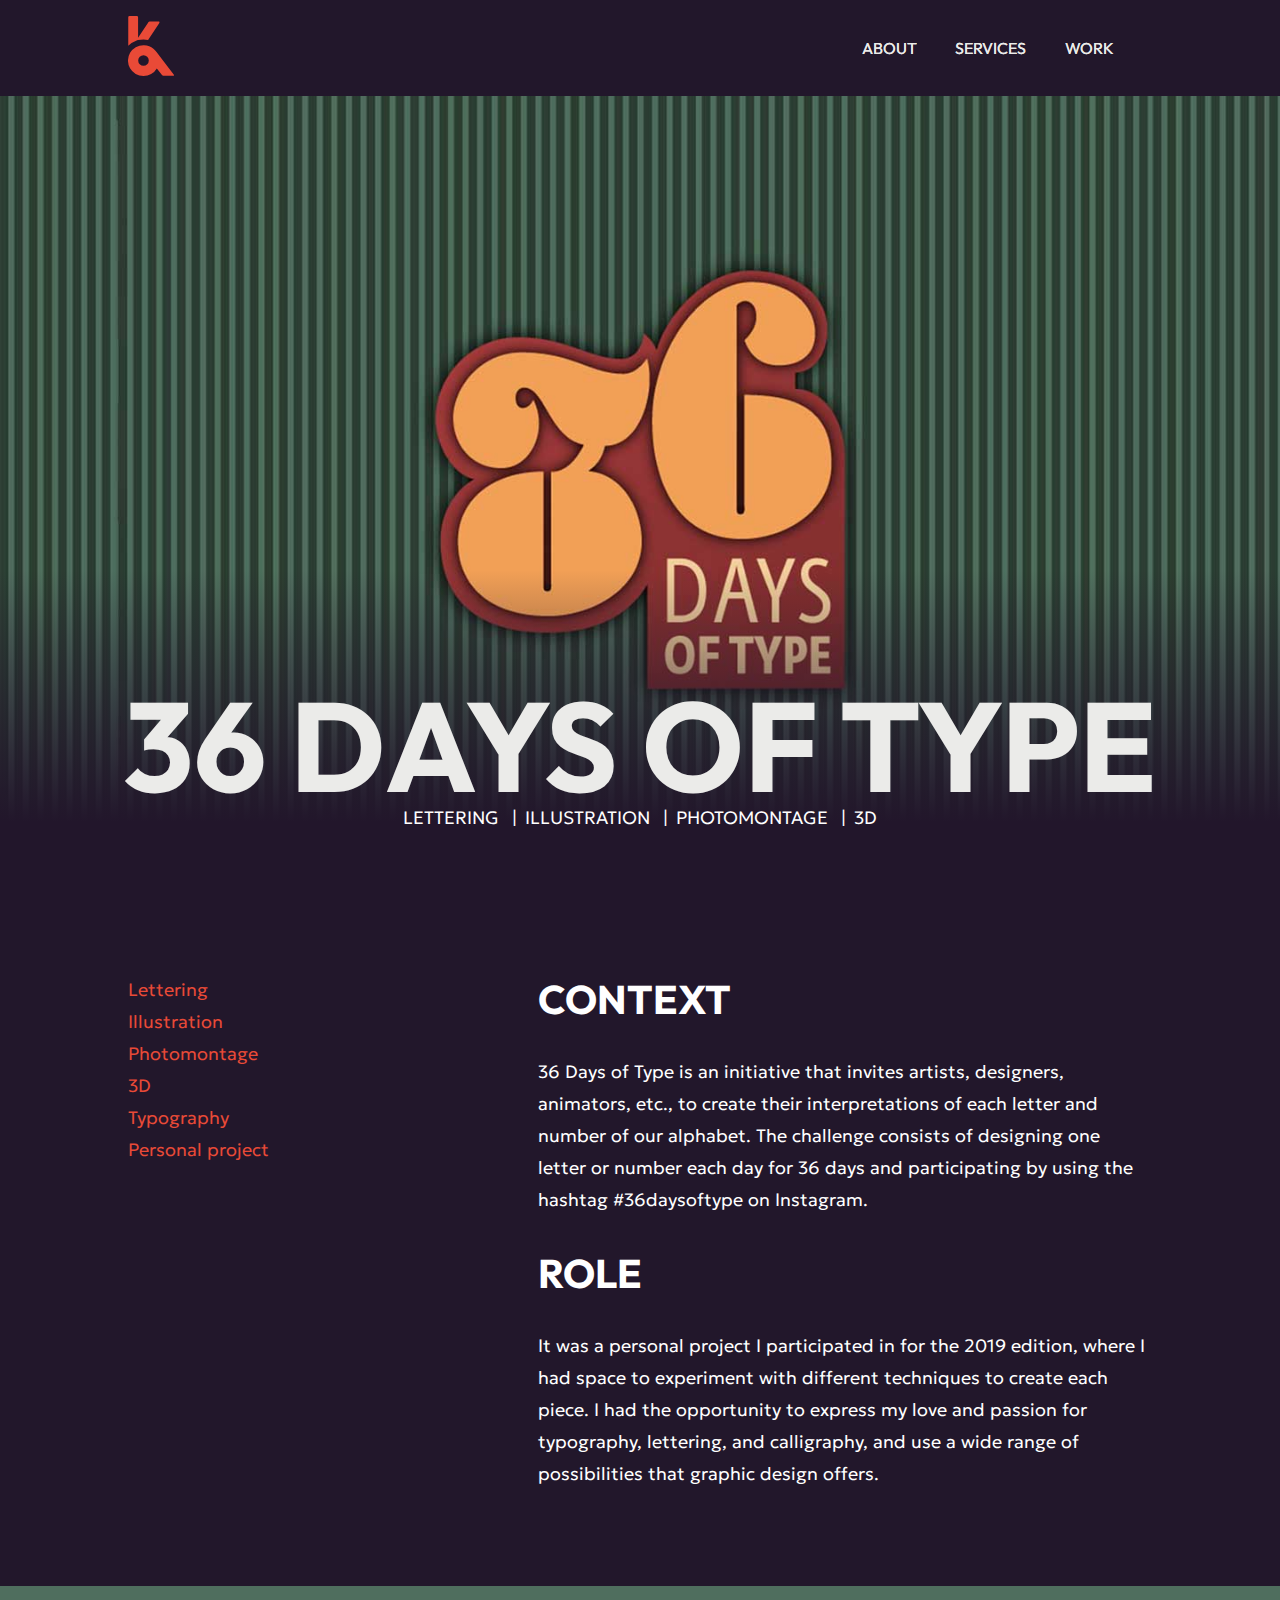
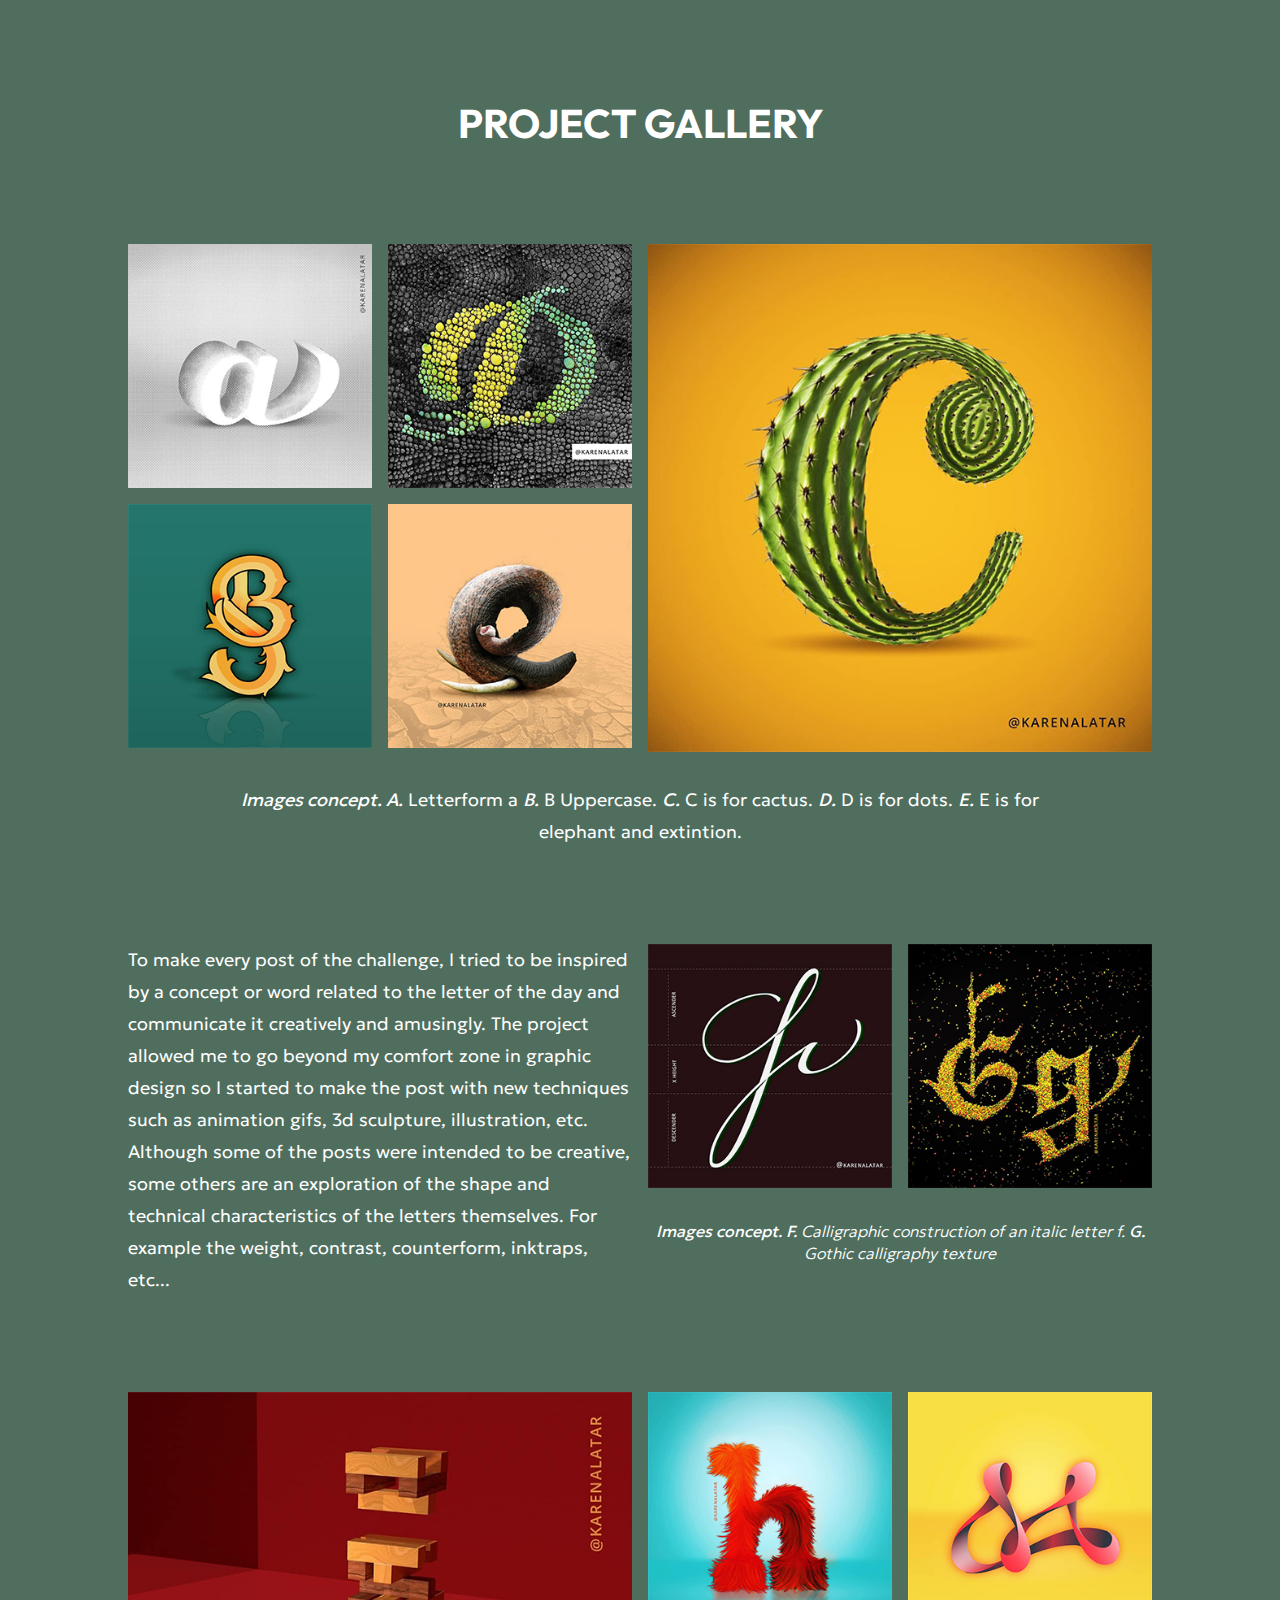
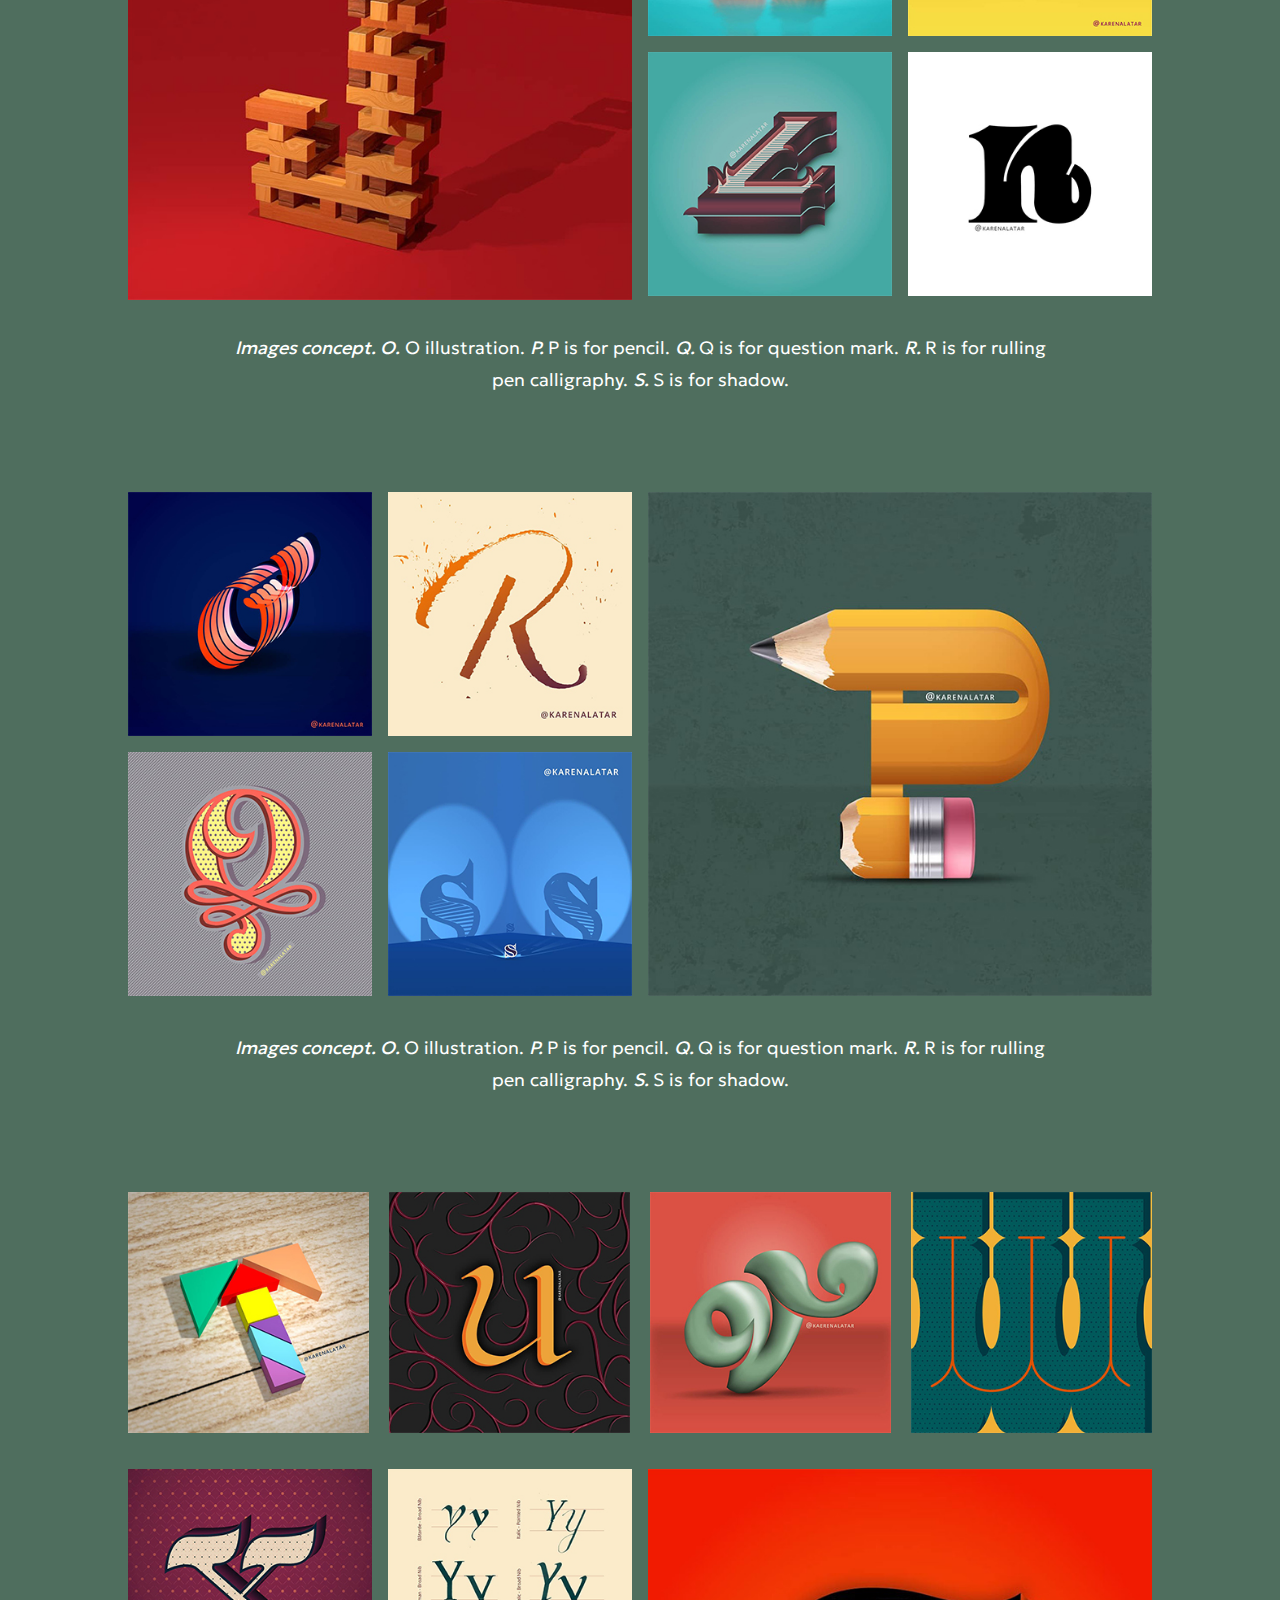
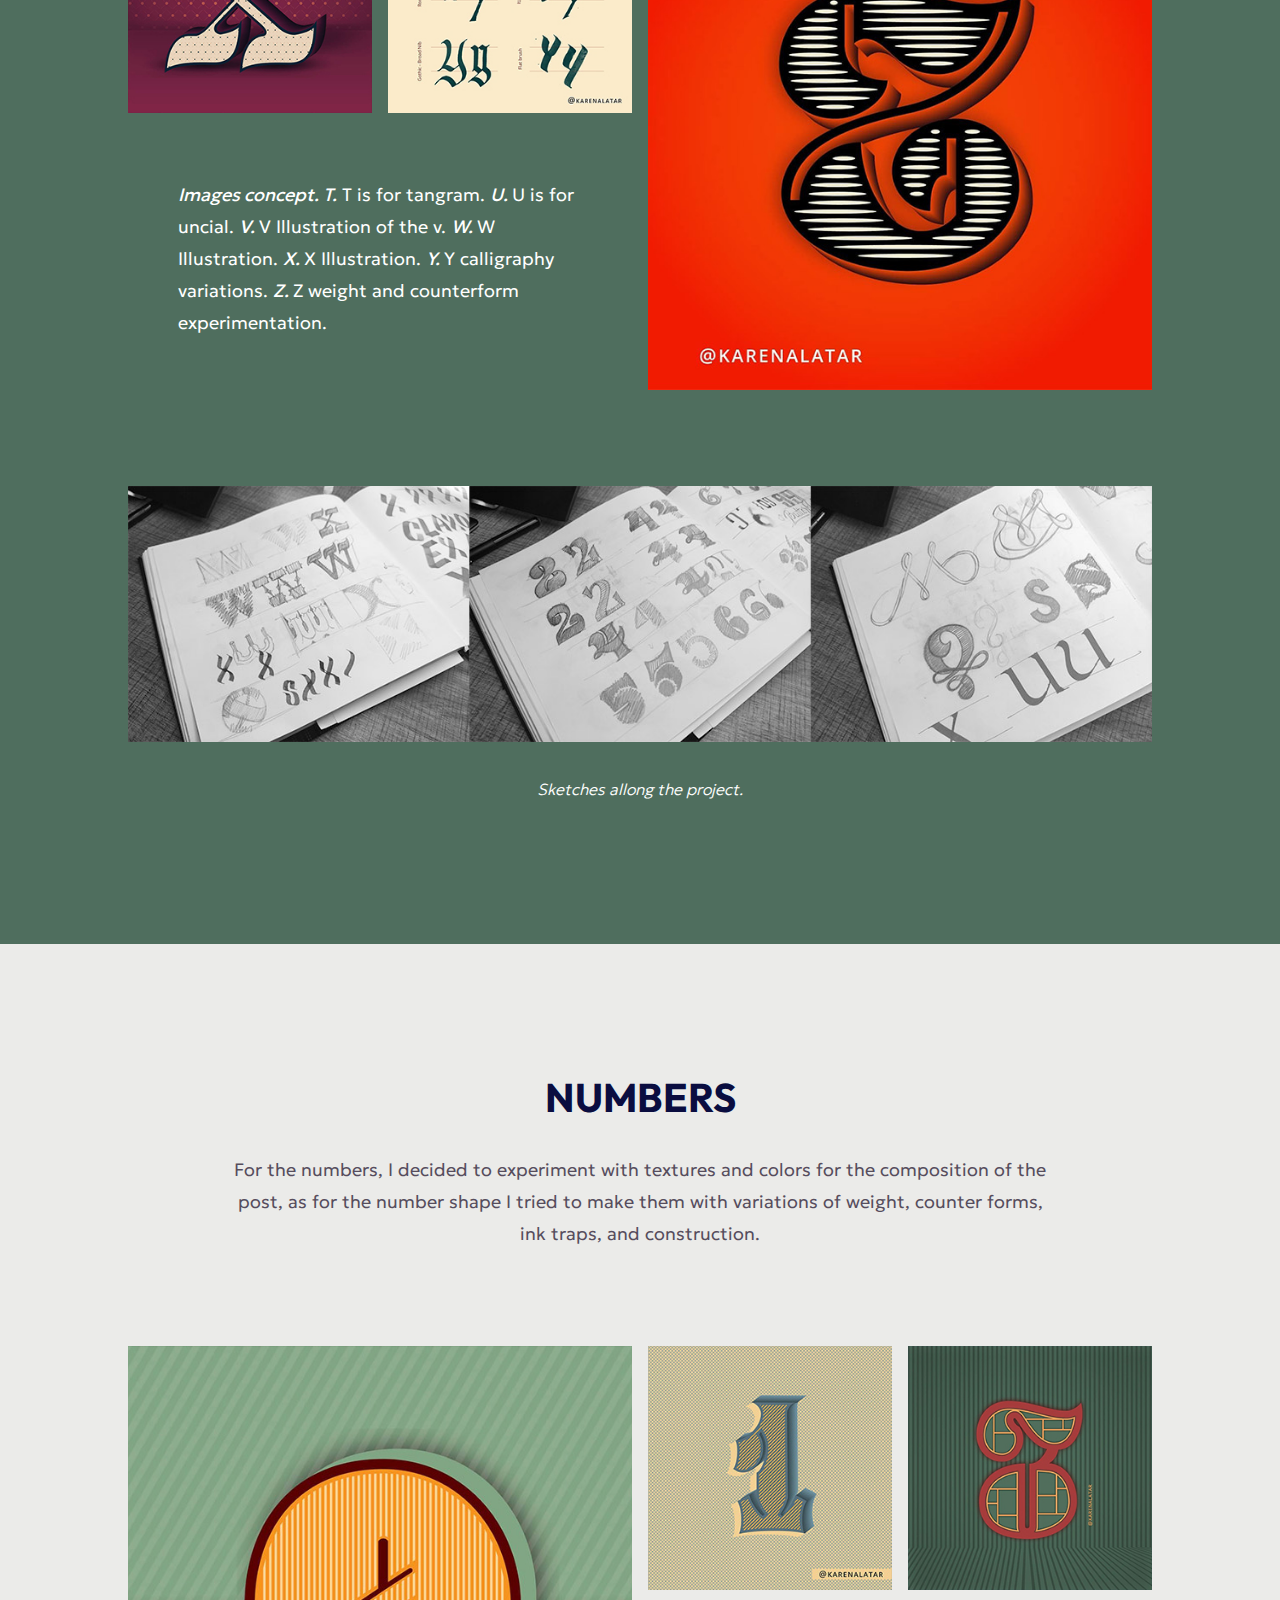
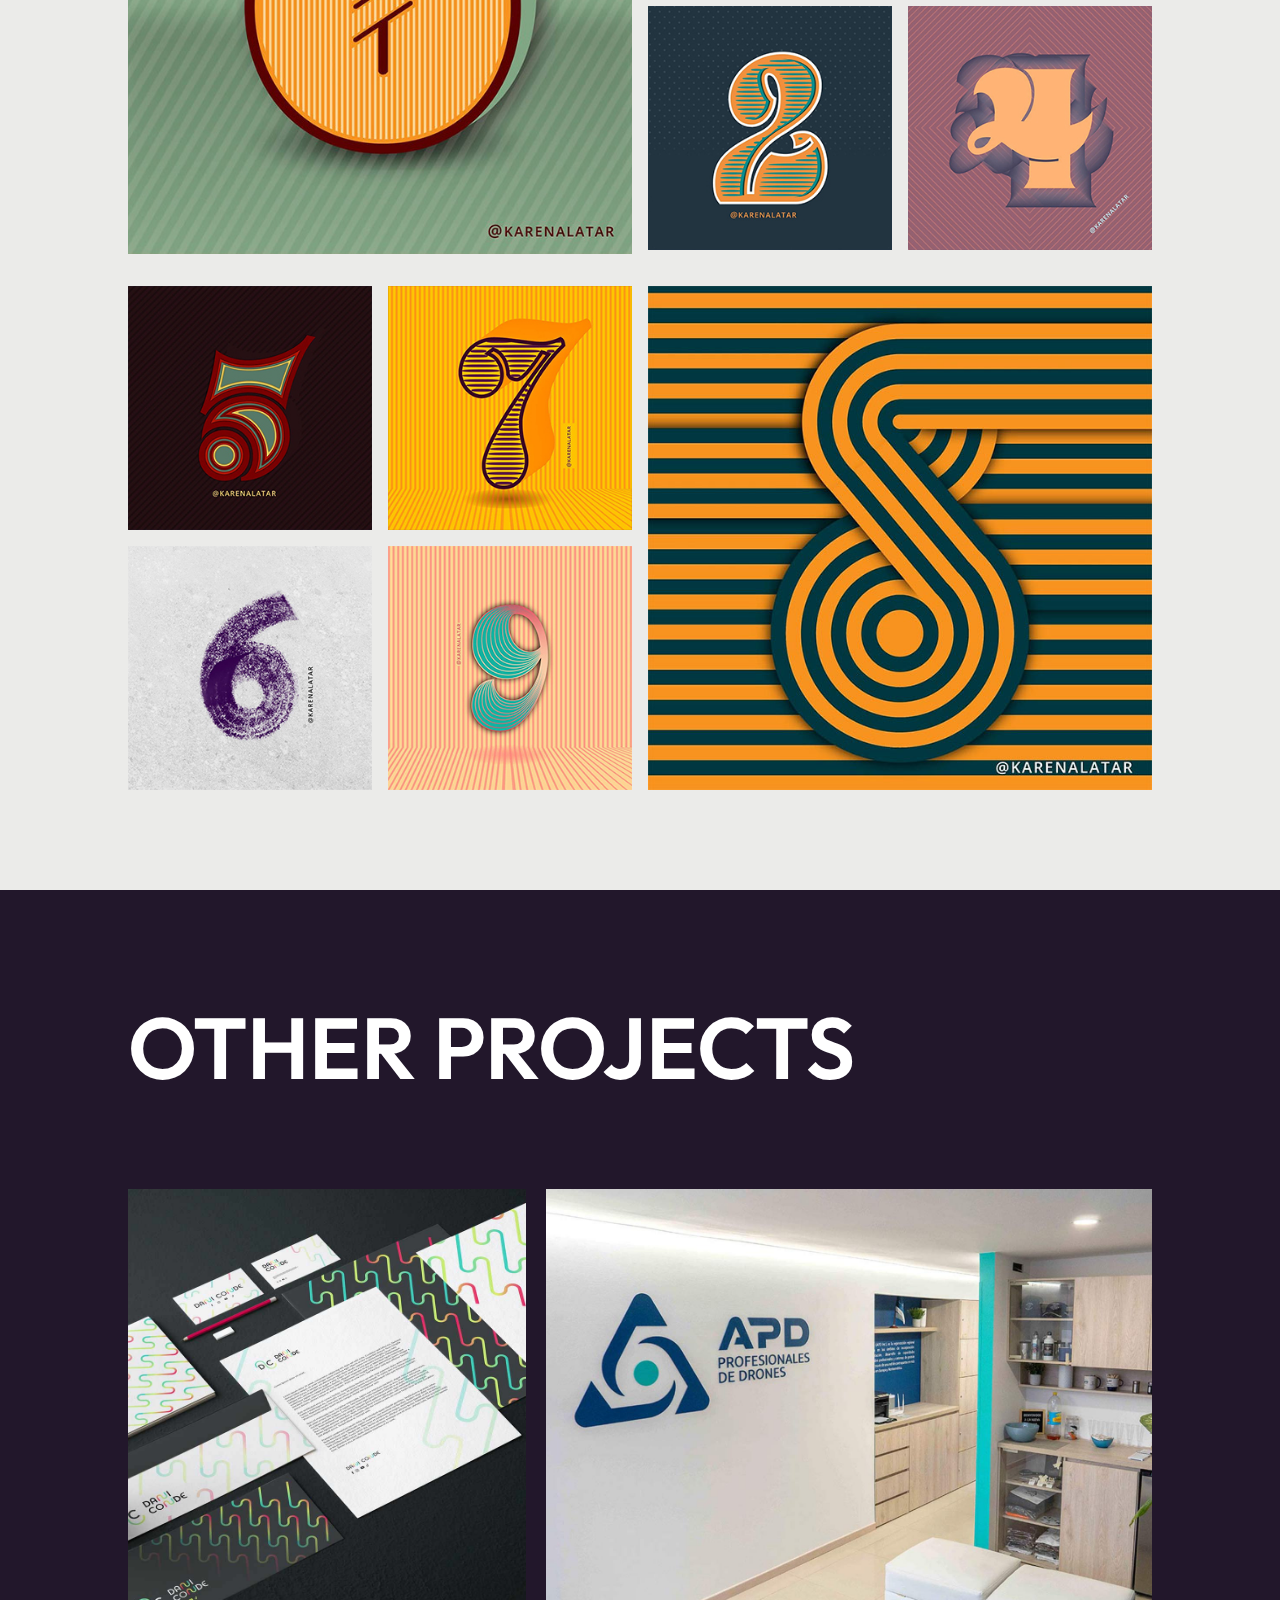
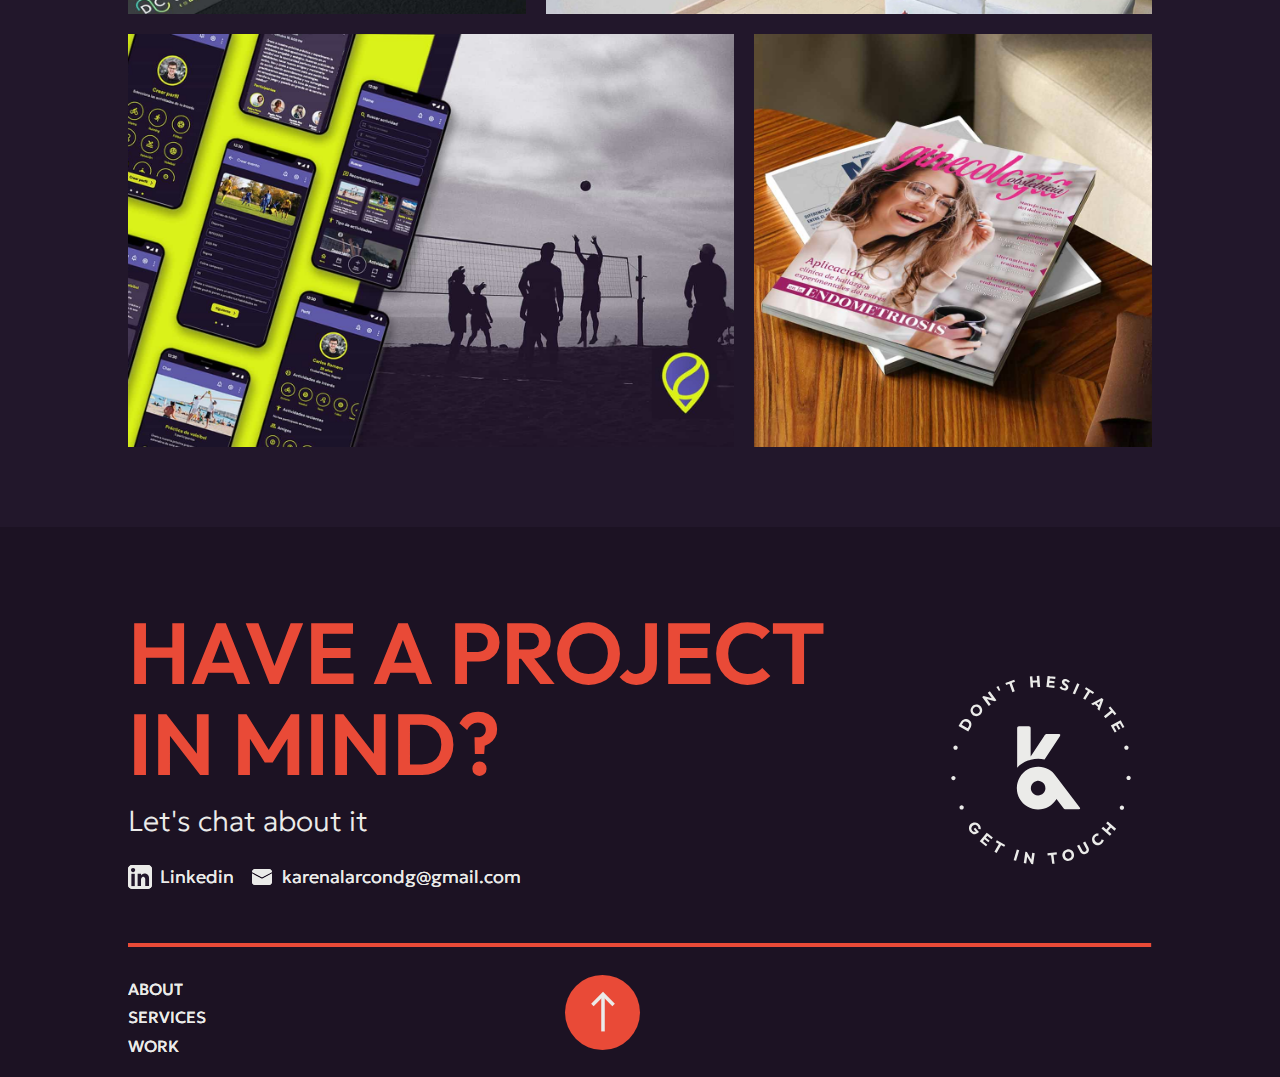
<file: 36Days.html>
<!DOCTYPE html>
<html lang="en">
<head>
    <meta charset="UTF-8">
    <meta name="viewport" content="width=device-width, initial-scale=1.0">
    <title>36 Days of type project</title>
    <link rel="stylesheet" href="style.css" />
    <link rel="stylesheet" href="style-projects.css">
    <link rel="stylesheet" href="36-style.css">
    <link rel="preconnect" href="https://fonts.googleapis.com">
    <link rel="preconnect" href="https://fonts.gstatic.com" crossorigin>
    <link href="https://fonts.googleapis.com/css2?family=Outfit:wght@100..900&display=swap" rel="stylesheet">
    <link rel="preconnect" href="https://fonts.googleapis.com">
    <link rel="preconnect" href="https://fonts.gstatic.com" crossorigin>
    <link href="https://fonts.googleapis.com/css2?family=Geologica:wght@100..900&display=swap" rel="stylesheet">
    <link rel="preconnect" href="https://fonts.googleapis.com">
    <link rel="preconnect" href="https://fonts.googleapis.com">
    <link rel="preconnect" href="https://fonts.gstatic.com" crossorigin>
    <link href="https://fonts.googleapis.com/css2?family=Kaushan+Script&display=swap" rel="stylesheet">
</head>
<body>
    <header>
        <div class="barnav_responsive">
            <div class="mainlogo nav__flex">
                <a href="https://karengd.github.io/KarenGD/index.html"><img src="assets/iconos/ka-icon-cream.svg" alt="ka logo"></a>
                <div onclick=HideNavBarR()> <svg xmlns="http://www.w3.org/2000/svg" height="48" viewBox="0 -960 960 960" width="48" fill="#EBEBE9"><path d="m256-200-56-56 224-224-224-224 56-56 224 224 224-224 56 56-224 224 224 224-56 56-224-224-224 224Z"/></svg> </div>
            </div>
            <nav class="nav__responsive">
                <ul>
                    <div onclick=HideNavBarR()><a href="https://karengd.github.io/KarenGD/about.html"><li>About</li></a></div>
                    <div onclick=HideNavBarR()><a href="https://karengd.github.io/KarenGD/index.html#services"><li>Services</li></a></div>
                    <div onclick=HideNavBarR()><a href="https://karengd.github.io/KarenGD/index.html#work"><li>Work</li></a></div>
                </ul>
            </nav>
        </div>
        <div class="barnav container">
            <a href="index.html">
                <div class="mainlogo">
                    <img src="assets/iconos/ka-icon.svg" alt="ka logo">
                </div>
            </a>
           
            <nav>
                <ul class="nav__center">
                    <a href="https://karengd.github.io/KarenGD/about.html">
                        <li class="hideonmobile link1">About</li>
                        <li class="hideonmobile link2">About</li>
                    </a>
                    <a href="https://karengd.github.io/KarenGD/index.html#services">
                        <li class="hideonmobile link1">Services</li>
                        <li class="hideonmobile link2">Services</li>
                    </a>
                    <a href="https://karengd.github.io/KarenGD/index.html#work">
                        <li class="hideonmobile link1">Work</li>
                        <li class="hideonmobile link2">Work</li>
                    </a>
                    <a href="#"><li onclick=ShowNavBarR()><svg xmlns="http://www.w3.org/2000/svg" height="36    " viewBox="0 -960 960 960" width="36" fill="#EBEBE9"><path d="M120-240v-80h720v80H120Zm0-200v-80h720v80H120Zm0-200v-80h720v80H120Z"/></svg></li></a>
                </ul>
            </nav>
        </div>

    </header>

    <main class="responsive"> 
        <div class="main-background">
            <img class="hideonmobile" src="assets/imgs/36DaysOfType.jpg" alt="36DaysOfType cover">
            <img class="hide-desktop" src="assets/imgs/36DaysOfType-SP.jpg" alt="36DaysOfType cover">
        </div>

    <div class="absolute main-position ">
        <div class=" main-info">

            <h1 class="texr-center">
                36 Days of type
            </h1>
            <div class="subheading_project flex white ">
            <p class="sub-fields">LETTERING</p>
            <p class="sub-fields">ILLUSTRATION</p>
            <p class="sub-fields">PHOTOMONTAGE</p>
            <p class="">3D</p>
            </div>
        </div>
    </div>  

    </main>


    <section id="Project-about" class="container about-project flex space-between pad_top_bottom">

        <div class="hide">
            <ul>
                <div><li class="design-field"><p>Lettering</p></li></div>
                <div><li class="design-field"><p>Illustration</p></li></div>
                <div><li class="design-field"><p>Photomontage</p></li></div>
                <div><li class="design-field"><p>3D</p></li></div>
                <div><li class="design-field"><p>Typography</p></li></div>
                <div><li class="design-field"><p>Personal project</p></li></div>
            </ul>
        </div>

        <div class="col-sixty">
            <h4>Context</h4>
            <p class="p_bottom white">36 Days of Type is an initiative that invites artists, designers, animators, etc., to create their interpretations of each letter and number of our alphabet. The challenge consists of designing one letter or number each day for 36 days and participating by using the hashtag #36daysoftype on Instagram.</p>

            <h4>Role</h4>
            <p class="white">It was a personal project I participated in for the 2019 edition, where I had space to experiment with different techniques to create each piece. I had the opportunity to express my love and passion for typography, lettering, and calligraphy, and use a wide range of possibilities that graphic design offers.</p>
        </div>

    </section>

    <section class="type-bg container_top_bottom">
        <div class="container white m-auto pad_top_bottom">
            <h4 class="texr-center p_bottom">PROJECT GALLERY</h4>
                <div class="pad_top_bottom">
                    <div class="grid box-gallery p_bottom">
                        
                        <div class="big-img">
                            <div class="half-box">
                                <img class="xs-img box-img" src="assets/imgs/36-a.jpg" alt="Entry for letter a">
                                <img class="xs-img box-img" src="assets/imgs/36-d.jpg" alt="Entry for letter d">
                                <img class="xs-img box-img" src="assets/imgs/36-b.jpg" alt="Entry for letter b">
                                <img class="xs-img box-img" src="assets/imgs/36-e.jpg" alt="Entry for letter e">
    
                            </div>
                        
                        </div>
     
                        <div class="big-img">
                            <img class="box-img" src="assets/imgs/36-c.jpg" alt="">
                        </div>
                       
                    </div>
                    <p class="container texr-center"> <b><i>Images concept. A.</i></b> Letterform a <b><i>B.</i></b> B Uppercase. <b><i>C.</i></b> C is for cactus. <b><i>D.</i></b> D is for dots. <b><i>E.</i></b> E is for elephant and extintion.</p>

                </div>

            
            <div class="Tablet">
                <div class="grid box-gallery gap">
                    <div class="big-img">
                        <p class="p_bottom">To make every post of the challenge, I tried to be inspired by a concept or word related to the letter of the day and communicate it creatively and amusingly. The project allowed me to go beyond my comfort zone in graphic design so I started to make the post with new techniques such as animation gifs, 3d sculpture, illustration, etc. 
                            Although some of the posts were intended to be creative, some others are an exploration of the shape and technical characteristics of the letters themselves. For example the weight, contrast, counterform, inktraps, etc...</p>
                    </div>
                    
                     <div class="big-img">
                        <div class="half-box p_bottom">
                            <img class="xs-img box-img" src="assets/imgs/36-f.jpg" alt="">
                            <img class="xs-img box-img" src="assets/imgs/36-g.jpg" alt="">

                        </div>
                        <p class="caption"> <b><i>Images concept. F.</i></b> Calligraphic construction of an italic letter f. <b><i>G.</i></b> Gothic calligraphy texture</p>

                    </div>
                        
                    
                    
                </div>
            </div>
            <div class="pad_top_bottom">
                <div class="grid box-gallery p_bottom">
                    <div class="big-img">
                        <img class="box-img" src="assets/imgs/36-j.jpg " alt="">
                    </div>
                    <div class="big-img">
                        <div class="half-box">
                            <img class="xs-img box-img" src="assets/imgs/36-h.jpg" alt="">
                            <img class="xs-img box-img" src="assets/imgs/36-m.jpg" alt="">
                            <img class="xs-img box-img" src="assets/imgs/36-l.jpg" alt="">
                            <img class="xs-img box-img" src="assets/imgs/36-n.jpg" alt="">
                        </div>
                    </div>
                        
                    
                </div>
                <p class="container texr-center"><b><i>Images concept. O.</i></b> O illustration.  <b><i>P. </i></b>P is for pencil. <b><i>Q. </i></b> Q is for question mark. <b><i>R. </i></b> R is for rulling pen calligraphy. <b><i>S. </i></b> S is for shadow.</p>
            </div>

                <div class="type-pad-bottom">
                    <div class="grid box-gallery gap p_bottom">
                        
                        <div class="big-img">
                            <div class="half-box">
                                <img class="xs-img box-img" src="assets/imgs/36-o.jpg" alt="">
                                <img class="xs-img box-img" src="assets/imgs/36-r.jpg" alt="">
                                <img class="xs-img box-img" src="assets/imgs/36-q.jpg" alt="">
                                <img class="xs-img box-img" src="assets/imgs/36-s.jpg" alt="">
                            </div>
                        </div>
                        
                        <div class="big-img">
                            <img src="assets/imgs/36-p.jpg" alt="">
                        </div>
                    </div>
                    <p class="container texr-center"><b><i>Images concept. O. </i></b> O illustration. <b><i>P. </i></b> P is for pencil. <b><i>Q. </i></b> Q is for question mark. <b><i>R. </i></b> R is for rulling pen calligraphy. <b><i>S. </i></b> S is for shadow.</p>
                </div>

            <div>
                <div class="grid twelve-columns-grid gap p_bottom">
                    <div class="three-fr">
                        <img src="assets/imgs/36-t.jpg" alt="">
                    </div>
                    <div class="three-fr">
                        <img src="assets/imgs/36-u.jpg" alt="">
                    </div>
                    <div class="three-fr">
                        <img src="assets/imgs/36-v.jpg" alt="">
                    </div>
                    <div class="three-fr">
                        <img src="assets/imgs/36-w.jpg" alt="">
                    </div>
                 

                    
                </div>

            </div>

            <div class="grid box-gallery gap type-pad-bottom">

                <div class="big-img">
                    <div class="half-box">
                        <img class="xs-img box-img" src="assets/imgs/36-x.jpg" alt="">
                        <img class="xs-img box-img" src="assets/imgs/36-y.jpg" alt="">
                        <p class="p-grid-type"><b><i>Images concept. T.</i></b> T is for tangram. <b><i>U. </i></b>U is for uncial. <b><i>V. </i></b>V Illustration of the v. <b><i>W. </i></b>W Illustration. <b><i>X. </i></b>X Illustration. <b><i>Y. </i></b>Y calligraphy variations. <b><i>Z. </i></b>Z weight and counterform experimentation.</p>

                    </div>
                    
                </div>
                <div class="big-img">
                    <img class="box-img" src="assets/imgs/36-z.jpg" alt="">
                </div>
                

            </div>
                <div class="m-auto p_bottom">
                    <img class="hideonmobile" src="assets/imgs/36-sketches.jpg" alt="">
                    <img class="hide-desktop" src="assets/imgs/36-sketches-Sp.jpg" alt="">
                </div>
                <p class="caption">Sketches allong the project.</p>


            


        </div>

    </section>

    <section class="bg-cream pad_top_bottom">
        <div class="container">
            <div class="container texr-center pad_top_bottom">
                <h4 class="dark-blue">NUMBERS</h4>
                <p class="gray">For the numbers, I decided to experiment with textures and colors for the composition of the post, as for the number shape I tried to make them with variations of weight, counter forms, ink traps, and construction.</p>
    
            </div>
            
            <div>
                <div class="grid box-gallery gap p_bottom">
                    <div class="big-img">
                        <img class="box-img" src="assets/imgs/36-0.jpg" alt="">
                    </div>
                    <div class="big-img p">
                        <div class="half-box">
                            <img class="xs-img box-img" src="assets/imgs/36-1.jpg" alt="">
                            <img class="xs-img box-img" src="assets/imgs/36-3.jpg" alt="">
                            <img class="xs-img box-img" src="assets/imgs/36-2.jpg" alt="">
                            <img class="xs-img box-img" src="assets/imgs/36-4.jpg" alt="">
                        </div>
                    </div>

                </div>
            </div>
    

            <div class="grid box-gallery gap">
                <div class="big-img">
                    <div class="half-box">
                        <img class="xs-img box-img" src="assets/imgs/36-5.jpg" alt="">
                        <img class="xs-img box-img" src="assets/imgs/36-7.jpg" alt="">
                        <img class="xs-img box-img" src="assets/imgs/36-6.jpg" alt="">
                        <img class="xs-img box-img" src="assets/imgs/36-9.jpg" alt="sdfsdf">
                    </div>
                </div>
                <div class="big-img">
                    <img src="assets/imgs/36-8.jpg" alt="">

                </div>

              
            </div>
        </div>
    
    
    </section>
    <section id="other-projects">
        <div class="container container_top_bottom">
            <h3 class="hthree white pad_top_bottom">Other projects</h3>
            <div class="grid ten-columns-grid gap p_bottom">
                <div class="info-project four-fr relative white overflow-hidden">
                    <img src="assets/imgs/DaniConde.jpg" alt="">
                    <div class="project__info absolute">
                        <h3>Dani Conde</h3>
                        <p>Generate brand strategies to create an attractive and impactful visual identity, leading to better communication with Dani Conde's followers.</p>
                        <div class="bt-project__info">
                            <p>View project</p> 
                            <svg xmlns="http://www.w3.org/2000/svg" xmlns:xlink="http://www.w3.org/1999/xlink" x="0px" y="0px"
                                width="20px" viewBox="0 0 13 13"  fill="white" xml:space="preserve">
                            <polygon class="st0" points="10.5,12.5 0.5,12.5 0.5,2.5 5.5,2.5 5.5,3.5 1.5,3.5 1.5,11.5 9.5,11.5 9.5,7 10.5,7 "/>
                            <path class="st0" d="M12,0.5H7.5C7.2,0.5,7,0.7,7,1s0.2,0.5,0.5,0.5h3.3L5.7,6.6l0.7,0.7l5.1-5.1v3.3C11.5,5.8,11.7,6,12,6
                                c0.3,0,0.5-0.2,0.5-0.5V1C12.5,0.7,12.3,0.5,12,0.5z"/>
                            </svg>
                        </div>
                    </div>
                </div>
            
                <div class="info-project six-fr relative white overflow-hidden">
                    <img src="assets/imgs/APD.jpg" alt="">
                     <div class="project__info absolute">
                         <h3>APD PROFESIONALES DE DRONES</h3>
                         <p>Propose branding strategies and rejuvenate the visual identity of the company, enhancing positioning and messaging to cultivate a stronger brand perception.</p>
                         <a href="https://karengd.github.io/KarenGD/apd.html">
                            <div class="bt-project__info">
                                <p>View project  </p> 
                                <svg xmlns="http://www.w3.org/2000/svg" xmlns:xlink="http://www.w3.org/1999/xlink" x="0px" y="0px"
                                        width="20px" viewBox="0 0 13 13"  fill="white" xml:space="preserve">
                                <polygon class="st0" points="10.5,12.5 0.5,12.5 0.5,2.5 5.5,2.5 5.5,3.5 1.5,3.5 1.5,11.5 9.5,11.5 9.5,7 10.5,7 "/>
                                <path class="st0" d="M12,0.5H7.5C7.2,0.5,7,0.7,7,1s0.2,0.5,0.5,0.5h3.3L5.7,6.6l0.7,0.7l5.1-5.1v3.3C11.5,5.8,11.7,6,12,6
                                        c0.3,0,0.5-0.2,0.5-0.5V1C12.5,0.7,12.3,0.5,12,0.5z"/>
                                </svg>
                            </div>
                        </a>
                     </div>
                 </div>
                
                 <div class="info-project six-fr relative white overflow-hidden">
                    <img src="assets/imgs/Dl-app-portada.jpg" alt="">
                    <div class="project__info absolute">
                         <h3>"DEPORTE LOCAL" APP</h3>
                         <p>Case study of 'Deporte Local', the app empowering sports enthusiasts to organize events, competitions, and groups across Bogotá city.</p>
                         <a href="https://karengd.github.io/KarenGD/deporte%20local%20app.html"><div class="bt-project__info">
                            <p>View project  </p> 
                             <svg xmlns="http://www.w3.org/2000/svg" xmlns:xlink="http://www.w3.org/1999/xlink" x="0px" y="0px"
                                    width="20px" viewBox="0 0 13 13"  fill="white" xml:space="preserve">
                             <polygon class="st0" points="10.5,12.5 0.5,12.5 0.5,2.5 5.5,2.5 5.5,3.5 1.5,3.5 1.5,11.5 9.5,11.5 9.5,7 10.5,7 "/>
                             <path class="st0" d="M12,0.5H7.5C7.2,0.5,7,0.7,7,1s0.2,0.5,0.5,0.5h3.3L5.7,6.6l0.7,0.7l5.1-5.1v3.3C11.5,5.8,11.7,6,12,6
                                    c0.3,0,0.5-0.2,0.5-0.5V1C12.5,0.7,12.3,0.5,12,0.5z"/>
                             </svg>
                         </div>
                        </a>
                     </div>
                 </div>
                

                 <div class="info-project four-fr relative white overflow-hidden">
                    <img src="assets/imgs/Gem.jpg" alt="">
                    <div class="project__info absolute">
                        <h3>GEM Publishing house</h3>
                        <p>Develop visually compelling designs for digital and print magazines, aimed at enhancing customers' comprehension of health and wellbeing information.</p>
                        <a href="https://karengd.github.io/KarenGD/gem.html">
                            <div class="bt-project__info">
                                <p>View project</p> 
                                <svg xmlns="http://www.w3.org/2000/svg" xmlns:xlink="http://www.w3.org/1999/xlink" x="0px" y="0px"
                                    width="20px" viewBox="0 0 13 13"  fill="white" xml:space="preserve">
                                <polygon class="st0" points="10.5,12.5 0.5,12.5 0.5,2.5 5.5,2.5 5.5,3.5 1.5,3.5 1.5,11.5 9.5,11.5 9.5,7 10.5,7 "/>
                                <path class="st0" d="M12,0.5H7.5C7.2,0.5,7,0.7,7,1s0.2,0.5,0.5,0.5h3.3L5.7,6.6l0.7,0.7l5.1-5.1v3.3C11.5,5.8,11.7,6,12,6
                                    c0.3,0,0.5-0.2,0.5-0.5V1C12.5,0.7,12.3,0.5,12,0.5z"/>
                                </svg>
                            </div>
                        </a>
                    </div>
                </div>
            </div>
        </div>
    </section>

    <footer>

        <div class="container">
            <div class="toptittle">
                <div class="colone">

                    <h3 class="hthree">Have a project
                        <br>in mind?</h3>
                    <p class="sub">Let's chat about it</p>
                        <div class="contact-socialmedia">
                            <div class="contact">
                                    <a href="https://www.linkedin.com/in/karen-alarcon-gd/" target="_blank">                        
                                        <img class="socialmediaicon link1" src="assets/iconos/14-linkedin.svg" alt="Linkedin-icon">
                                        <img class="socialmediaicon link2" src="assets/iconos/14-linkedin.svg" alt="Linkedin-icon">
                                        <p class="link1">Linkedin</p>
                                        <p class="link3">Linkedin</p>
                                    </a>
                            </div>
                            
                            <div class="contact">
                                <a href="mailto:karenalarcondg@gmail.com">                        
                                    <img class="socialmediaicon link1" src="assets/iconos/mail.svg" alt="mail-icon">
                                    <img class="socialmediaicon link2" src="assets/iconos/mail.svg" alt="mail-icon">
                                    <p class="link1">karenalarcondg@gmail.com</p>
                                    <p class="link3">karenalarcondg@gmail.com</p>
                                </a>
                            </div>
                        </div>
                </div>

                <svg width="222" height="244" viewBox="0 0 437 459" fill="none" xmlns="http://www.w3.org/2000/svg">
                    <g id="logo">
                    <path id="Vector" d="M194.629 143.58H175.061C174.131 143.58 173.238 143.95 172.58 144.608C171.923 145.267 171.553 146.16 171.553 147.091V224.835C177.545 218.684 184.828 213.943 192.875 210.954C194.574 210.351 196.383 209.802 198.356 209.308C203.151 208.047 208.089 207.42 213.046 207.443C217.229 207.432 221.401 207.874 225.489 208.76L255.964 162.399C257.061 160.478 256.293 158.832 254.32 158.832H229.106C227.188 158.832 225.817 161.082 224.831 162.399L198.137 202.944V147.091C198.137 146.16 197.768 145.267 197.11 144.608C196.452 143.95 195.559 143.58 194.629 143.58Z" fill="none"/>
                    <path id="Vector_2" d="M214.088 223.134H212.827C205.477 223.141 198.258 225.079 191.891 228.754C185.525 232.429 180.233 237.713 176.546 244.077C172.859 250.441 170.905 257.662 170.88 265.019C170.855 272.375 172.76 279.609 176.404 285.998C180.048 292.387 185.304 297.706 191.646 301.425C197.987 305.143 205.193 307.129 212.543 307.186C219.892 307.243 227.128 305.367 233.526 301.748C239.924 298.128 245.261 292.89 249.003 286.558L262.871 304.719C263.322 305.31 263.902 305.791 264.567 306.123C265.232 306.456 265.964 306.633 266.708 306.639H293.785C294.101 306.634 294.409 306.541 294.675 306.37C294.94 306.2 295.154 305.959 295.29 305.674C295.427 305.389 295.481 305.072 295.448 304.758C295.414 304.444 295.294 304.145 295.101 303.896L247.578 241.185C243.772 235.787 238.766 231.347 232.955 228.215C227.143 225.083 220.685 223.343 214.088 223.134ZM212.827 279.535C209.984 279.535 207.206 278.691 204.843 277.109C202.48 275.527 200.639 273.279 199.554 270.649C198.469 268.019 198.188 265.126 198.746 262.336C199.305 259.546 200.678 256.985 202.692 254.977C204.706 252.969 207.27 251.604 210.059 251.056C212.848 250.507 215.738 250.8 218.361 251.896C220.984 252.993 223.223 254.844 224.794 257.215C226.366 259.586 227.199 262.37 227.188 265.216C227.188 269.028 225.675 272.684 222.982 275.38C220.288 278.076 216.636 279.59 212.827 279.59V279.535Z" fill="none"/>
                    </g>
                    <g id="Circlefter">
                    <path id="Vector_4" d="M75.3021 153.84L56.2273 142.647L58.7487 138.423L77.6042 149.396L75.3021 153.84ZM77.0013 150.932L73.3288 148.737L76.0695 144.074C76.711 143.048 77.0877 141.879 77.1657 140.672C77.1731 139.568 76.8691 138.484 76.2887 137.545C75.6393 136.494 74.734 135.626 73.6577 135.021C72.5869 134.393 71.3871 134.018 70.1497 133.924C69.0529 133.908 67.9726 134.193 67.0254 134.747C66.0068 135.394 65.1604 136.279 64.5588 137.325L61.7086 142.099L58.0361 139.904L60.8864 135.076C61.6485 133.701 62.6727 132.49 63.9011 131.51C65.0121 130.597 66.2998 129.925 67.6831 129.535C69.045 129.096 70.4905 128.983 71.9037 129.205C73.4162 129.396 74.8724 129.901 76.1791 130.687C77.4737 131.45 78.609 132.456 79.5227 133.649C80.3698 134.813 80.967 136.139 81.2767 137.545C81.5788 138.955 81.5788 140.414 81.2767 141.824C81.0264 143.357 80.487 144.828 79.6871 146.159L77.0013 150.932Z" fill="none"/>
                    <path id="Vector_5" d="M99.6936 119.604C98.6601 120.801 97.3913 121.772 95.9664 122.457C93.2744 123.748 90.1825 123.926 87.3608 122.951C85.9914 122.41 84.7293 121.63 83.6335 120.646C82.4874 119.613 81.5561 118.364 80.8929 116.97C80.2963 115.636 79.9436 114.205 79.8514 112.746C79.7929 111.286 80.0355 109.829 80.564 108.466C81.0901 106.982 81.9105 105.62 82.9758 104.461C84.0166 103.309 85.2618 102.361 86.6482 101.663C87.9447 101.071 89.3373 100.718 90.7592 100.621C92.2109 100.516 93.6684 100.721 95.0345 101.224C96.5003 101.752 97.8432 102.573 98.981 103.638C100.117 104.646 101.032 105.879 101.667 107.259C102.313 108.576 102.669 110.017 102.708 111.484C102.805 112.937 102.6 114.394 102.105 115.763C101.565 117.192 100.745 118.497 99.6936 119.604ZM96.35 116.641C97.1671 115.814 97.7303 114.77 97.9732 113.632C98.216 112.495 98.1283 111.311 97.7204 110.222C97.2583 109.06 96.5253 108.025 95.5827 107.204C94.8999 106.549 94.1004 106.028 93.2257 105.668C92.4278 105.338 91.5668 105.188 90.7043 105.229C89.8649 105.243 89.0397 105.449 88.2926 105.833C87.4773 106.233 86.7505 106.793 86.1549 107.479C85.3153 108.339 84.7439 109.426 84.5105 110.606C84.1739 111.678 84.1739 112.827 84.5105 113.898C84.9561 115.053 85.6925 116.074 86.6482 116.861C87.3541 117.527 88.1702 118.065 89.06 118.452C89.854 118.795 90.7181 118.946 91.5813 118.891C92.4208 118.877 93.246 118.671 93.9931 118.287C94.8904 117.919 95.6952 117.357 96.35 116.641Z" fill="none"/>
                    <path id="Vector_6" d="M115.699 103.309L102.654 85.6974L105.559 83.6125L109.341 86.3009L119.645 100.621L115.699 103.309ZM127.867 94.3112L107.642 88.8247L105.559 83.6125L125.784 89.099L127.867 94.3112ZM127.867 94.3112L124.195 91.568L113.781 77.4677L117.727 74.5049L130.772 92.1166L127.867 94.3112Z" fill="none"/>
                    <path id="Vector_7" d="M135.76 73.9563L130.663 66.2203L134.774 64.0257L138.446 72.5847L135.76 73.9563Z" fill="none"/>
                    <path id="Vector_8" d="M149.847 62.2152L148.367 58.21L165.852 51.7908L167.278 55.796L149.847 62.2152ZM162.235 76.535L154.89 56.0154L159.549 54.3695L166.839 74.7244L162.235 76.535Z" fill="none"/>
                    <path id="Vector_9" d="M198.137 67.2079L196.602 45.2619L201.481 44.9876L203.07 66.9336L198.137 67.2079ZM200.439 57.8808V53.6562L212.608 52.7784L212.937 57.003L200.439 57.8808ZM211.676 66.2203L210.141 44.2743L215.184 44L216.719 65.946L211.676 66.2203Z" fill="#1D1D1B"/>
                    <path id="Vector_10" d="M229.106 66.2752L231.463 44.3292L236.341 44.8778L233.985 66.8238L229.106 66.2752ZM232.833 66.6592L233.272 62.4895L245.276 63.7514L244.783 67.976L232.833 66.6592ZM233.82 57.6065L234.259 53.4916L245.221 54.6438L244.783 58.7587L233.82 57.6065ZM234.752 49.0476L235.19 44.8778L246.975 46.1397L246.537 50.3095L234.752 49.0476Z" fill="#1D1D1B"/>
                    <path id="Vector_11" d="M261.994 72.2555C260.433 71.8821 258.974 71.1704 257.718 70.1706C256.564 69.2239 255.644 68.0219 255.033 66.6593L258.924 64.4647C259.349 65.3743 259.945 66.1938 260.678 66.8787C261.447 67.5741 262.366 68.0812 263.364 68.3601C264.168 68.6059 265.027 68.6059 265.831 68.3601C266.132 68.2766 266.406 68.1166 266.627 67.8954C266.848 67.6743 267.008 67.3996 267.091 67.0982C267.281 66.6038 267.281 66.0564 267.091 65.562C266.772 65.0708 266.384 64.6274 265.94 64.2452L264.186 62.9833C263.539 62.5428 262.917 62.0665 262.323 61.5568C261.72 61.0452 261.169 60.4755 260.678 59.856C260.225 59.2139 259.908 58.4857 259.746 57.7163C259.566 56.7739 259.566 55.8057 259.746 54.8633C260.05 53.6614 260.698 52.5745 261.61 51.736C262.559 50.9846 263.697 50.51 264.899 50.3644C266.259 50.206 267.638 50.3179 268.955 50.6935C270.348 51.0745 271.652 51.7271 272.792 52.6138C273.911 53.3954 274.831 54.429 275.478 55.6314L271.586 57.826C271.158 57.0918 270.622 56.426 269.996 55.8509C269.426 55.3169 268.727 54.939 267.968 54.7536C267.287 54.5669 266.567 54.5669 265.885 54.7536C265.62 54.8372 265.381 54.9868 265.189 55.1882C264.997 55.3897 264.86 55.6366 264.789 55.9057C264.6 56.3624 264.6 56.8755 264.789 57.3322C265.117 57.8184 265.524 58.2451 265.995 58.5941L267.749 59.856L269.613 61.2276C270.227 61.7302 270.763 62.3219 271.202 62.9833C271.656 63.6654 271.972 64.4295 272.134 65.2328C272.345 66.2091 272.345 67.2192 272.134 68.1955C271.926 69.1145 271.498 69.9692 270.887 70.686C270.276 71.4028 269.5 71.9603 268.626 72.3104C266.482 73.0968 264.125 73.0773 261.994 72.2555Z" fill="#1D1D1B"/>
                    <path id="Vector_12" d="M280.959 78.6747L289.729 58.5392L294.224 60.5144L285.454 80.595L280.959 78.6747Z" fill="#1D1D1B"/>
                    <path id="Vector_13" d="M301.459 88.8247L312.86 70.3901L317.026 72.9687L305.68 91.4034L301.459 88.8247ZM304.912 70.1706L307.159 66.5495L323 76.3155L320.753 79.9914L304.912 70.1706Z" fill="#1D1D1B"/>
                    <path id="Vector_14" d="M317.081 98.9747L338.074 88.0017L341.417 90.9644L333.415 112.91L329.523 109.454L336.539 91.4582L337.909 92.6653L320.917 101.883L317.081 98.9747ZM323.439 99.3039L326.07 96.3412L335.004 104.187L332.373 107.204L323.439 99.3039Z" fill="#1D1D1B"/>
                    <path id="Vector_15" d="M342.349 123.609L359.122 109.948L362.246 113.788L345.473 127.45L342.349 123.609ZM351.667 107.15L355.011 104.461L366.796 118.891L363.452 121.634L351.667 107.15Z" fill="#1D1D1B"/>
                    <path id="Vector_16" d="M355.943 142.044L375.072 131.345L377.429 135.625L358.354 146.323L355.943 142.044ZM357.752 145.336L361.479 143.306L367.344 153.785L363.671 155.87L357.752 145.336ZM365.754 140.892L369.317 138.862L374.798 148.408L371.181 150.438L365.754 140.892ZM373.209 136.667L376.881 134.637L382.691 144.952L379.019 147.036L373.209 136.667Z" fill="#1D1D1B"/>
                    <path id="Vector_17" d="M79.5774 351.683C78.4922 350.494 77.7033 349.065 77.2753 347.513C76.7952 346.122 76.6085 344.646 76.7272 343.179C76.8458 341.718 77.2167 340.288 77.8234 338.954C78.5101 337.592 79.4603 336.38 80.6189 335.388C81.7631 334.371 83.1074 333.604 84.5654 333.139C85.968 332.719 87.4375 332.57 88.8956 332.7C90.3818 332.875 91.8275 333.302 93.171 333.962C94.5702 334.686 95.817 335.673 96.8434 336.869C97.9991 338.199 98.8753 339.747 99.4196 341.423C99.897 342.967 100.028 344.596 99.8033 346.196L95.0894 345.867C95.3366 344.821 95.3366 343.731 95.0894 342.685C94.7913 341.606 94.2472 340.61 93.4999 339.777C92.7372 338.845 91.7317 338.143 90.5948 337.747C89.5043 337.419 88.3417 337.419 87.2512 337.747C86.0358 338.045 84.9085 338.628 83.9625 339.448C82.9913 340.243 82.2527 341.285 81.8248 342.466C81.3794 343.503 81.2645 344.652 81.4959 345.758C81.6544 346.939 82.1932 348.037 83.0306 348.885C83.7138 349.768 84.6229 350.451 85.6616 350.86C86.6214 351.186 87.6618 351.186 88.6215 350.86C89.7418 350.586 90.7772 350.039 91.6362 349.269L92.1295 353.109L85.8261 345.703L88.9504 342.959L96.4597 351.683L95.9116 352.177C94.2346 353.727 92.2012 354.839 89.9918 355.414C88.2051 355.957 86.2973 355.957 84.5106 355.414C82.5557 354.646 80.8491 353.356 79.5774 351.683Z" fill="#1D1D1B"/>
                    <path id="Vector_18" d="M97.8848 369.788L111.643 353L115.48 356.072L101.722 372.861L97.8848 369.788ZM100.845 372.148L103.476 368.856L112.849 376.427L110.218 379.719L100.845 372.148ZM106.326 365.07L108.902 361.833L117.453 368.691L114.822 371.928L106.326 365.07ZM111.807 358.376L114.493 355.085L123.702 362.546L121.071 365.783L111.807 358.376Z" fill="#1D1D1B"/>
                    <path id="Vector_19" d="M126.826 390.418L137.46 371.544L141.735 373.958L131.101 392.832L126.826 390.418ZM129.512 371.654L131.595 367.923L148.038 377.085L145.956 380.816L129.512 371.654Z" fill="#1D1D1B"/>
                    <path id="Vector_20" d="M164.702 407.151L170.95 385.919L175.664 387.29L169.415 408.304L164.702 407.151Z" fill="#1D1D1B"/>
                    <path id="Vector_21" d="M184.599 412.419L187.668 390.473L191.066 390.966L191.889 395.465L189.422 413.351L184.599 412.419ZM199.562 414.503L189.148 396.288L191.066 391.405L201.536 409.62L199.562 414.503ZM199.562 414.503L198.74 410.004L201.262 392.612L206.14 393.325L203.016 415.271L199.562 414.503Z" fill="#1D1D1B"/>
                    <path id="Vector_22" d="M231.628 397.824L231.08 393.6L249.332 391.405L249.825 395.685L231.628 397.824ZM240.507 414.284L237.657 393.051L242.59 392.448L245.166 413.955L240.507 414.284Z" fill="#1D1D1B"/>
                    <path id="Vector_23" d="M275.478 407.865C273.973 408.34 272.392 408.527 270.819 408.413C269.35 408.272 267.92 407.863 266.598 407.206C265.287 406.514 264.116 405.584 263.145 404.463C262.199 403.266 261.475 401.91 261.007 400.458C260.568 398.983 260.419 397.436 260.569 395.904C260.678 394.456 261.109 393.05 261.829 391.789C262.506 390.467 263.459 389.307 264.625 388.388C265.846 387.419 267.242 386.692 268.736 386.248C270.222 385.775 271.785 385.589 273.34 385.699C274.807 385.848 276.236 386.257 277.561 386.906C278.866 387.583 280.021 388.516 280.959 389.65C281.916 390.839 282.641 392.197 283.097 393.655C283.537 395.13 283.686 396.676 283.535 398.208C283.415 399.665 283.005 401.083 282.329 402.378C281.602 403.65 280.655 404.783 279.534 405.725C278.339 406.703 276.96 407.431 275.478 407.865ZM274.107 403.64C275.264 403.306 276.307 402.661 277.122 401.775C277.853 400.932 278.345 399.909 278.547 398.812C278.779 397.584 278.685 396.316 278.273 395.136C278.021 394.221 277.593 393.363 277.013 392.612C276.496 391.92 275.843 391.341 275.094 390.911C274.367 390.511 273.564 390.268 272.737 390.198C271.727 390.167 270.72 390.341 269.778 390.708C268.837 391.076 267.979 391.63 267.256 392.338C266.489 393.163 265.975 394.191 265.776 395.301C265.572 396.53 265.666 397.791 266.05 398.977C266.325 399.883 266.751 400.736 267.311 401.5C267.807 402.211 268.464 402.794 269.229 403.201C269.972 403.619 270.793 403.881 271.641 403.969C272.41 403.916 273.167 403.75 273.888 403.476L274.107 403.64Z" fill="#1D1D1B"/>
                    <path id="Vector_24" d="M307.982 394.039C306.505 394.857 304.846 395.291 303.158 395.301C301.624 395.251 300.13 394.797 298.828 393.984C297.474 393.119 296.376 391.906 295.649 390.473L289.4 378.731L293.73 376.427L300.089 388.388C300.435 389.116 300.988 389.727 301.678 390.143C302.289 390.514 302.992 390.704 303.706 390.692C304.458 390.673 305.193 390.465 305.844 390.088C306.518 389.782 307.089 389.286 307.488 388.662C307.899 388.087 308.111 387.393 308.091 386.687C308.117 385.894 307.907 385.111 307.488 384.437L301.13 372.477L305.46 370.118L311.764 381.859C312.504 383.283 312.899 384.862 312.915 386.467C312.873 388.004 312.419 389.501 311.599 390.802C310.681 392.165 309.438 393.278 307.982 394.039Z" fill="#1D1D1B"/>
                    <path id="Vector_25" d="M337.197 374.946C334.815 376.852 331.795 377.774 328.756 377.524C327.297 377.318 325.886 376.853 324.59 376.153C323.245 375.418 322.068 374.408 321.137 373.19C320.254 371.899 319.639 370.444 319.328 368.911C318.937 367.501 318.843 366.024 319.054 364.576C319.217 363.124 319.684 361.722 320.424 360.461C321.197 359.094 322.242 357.899 323.494 356.95C324.706 355.942 326.102 355.178 327.605 354.701C328.979 354.331 330.407 354.201 331.825 354.316L331.332 358.98C330.503 358.784 329.64 358.784 328.811 358.98C327.865 359.25 326.987 359.717 326.234 360.352C325.535 360.899 324.941 361.568 324.48 362.327C324.087 363.057 323.845 363.86 323.768 364.686C323.661 365.537 323.755 366.401 324.042 367.21C324.692 369.006 325.903 370.545 327.495 371.599C328.224 372.066 329.048 372.366 329.907 372.477C330.721 372.641 331.559 372.641 332.373 372.477C333.237 372.222 334.039 371.793 334.73 371.215C335.53 370.624 336.201 369.878 336.704 369.02C337.133 368.265 337.377 367.419 337.416 366.551L342.075 367.1C341.889 368.53 341.424 369.91 340.705 371.16C339.819 372.658 338.623 373.949 337.197 374.946Z" fill="#1D1D1B"/>
                    <path id="Vector_26" d="M354.024 359.145L337.581 344.66L340.814 340.984L357.258 355.469L354.024 359.145ZM349.091 350.915L345.912 348.117L353.97 338.899L357.203 341.698L349.091 350.915ZM363.178 348.94L346.734 334.455L349.968 330.779L366.412 345.209L363.178 348.94Z" fill="#1D1D1B"/>
                    <path id="Vector_27" d="M50.2527 189.776C52.5836 189.776 54.4733 187.885 54.4733 185.552C54.4733 183.219 52.5836 181.327 50.2527 181.327C47.9217 181.327 46.0321 183.219 46.0321 185.552C46.0321 187.885 47.9217 189.776 50.2527 189.776Z" fill="#1D1D1B"/>
                    <path id="Vector_28" d="M46.0869 249.634C48.4179 249.634 50.3075 247.743 50.3075 245.409C50.3075 243.076 48.4179 241.185 46.0869 241.185C43.7559 241.185 41.8663 243.076 41.8663 245.409C41.8663 247.743 43.7559 249.634 46.0869 249.634Z" fill="#1D1D1B"/>
                    <path id="Vector_29" d="M62.2567 307.407C64.5877 307.407 66.4773 305.515 66.4773 303.182C66.4773 300.849 64.5877 298.958 62.2567 298.958C59.9257 298.958 58.0361 300.849 58.0361 303.182C58.0361 305.515 59.9257 307.407 62.2567 307.407Z" fill="#1D1D1B"/>
                    <path id="Vector_30" d="M386.638 189.721C388.969 189.721 390.858 187.83 390.858 185.497C390.858 183.164 388.969 181.272 386.638 181.272C384.307 181.272 382.417 183.164 382.417 185.497C382.417 187.83 384.307 189.721 386.638 189.721Z" fill="#1D1D1B"/>
                    <path id="Vector_31" d="M390.913 249.305C393.244 249.305 395.134 247.413 395.134 245.08C395.134 242.747 393.244 240.856 390.913 240.856C388.582 240.856 386.693 242.747 386.693 245.08C386.693 247.413 388.582 249.305 390.913 249.305Z" fill="#1D1D1B"/>
                    <path id="Vector_32" d="M377.758 307.846C380.089 307.846 381.979 305.954 381.979 303.621C381.979 301.288 380.089 299.397 377.758 299.397C375.427 299.397 373.538 301.288 373.538 303.621C373.538 305.954 375.427 307.846 377.758 307.846Z" fill="#1D1D1B"/>
                    </g>
    
                    </svg>                
            </div>
            

            <img style="width: 100%; max-width: 1200px;" src="assets/iconos/orangeline.svg" alt="orange-line">

                <div class="navigation">
                    <ul>
                        <div class="hidden">
                            <a class="hid" href="https://karengd.github.io/KarenGD/about.html">
                                <li class="link1 hidden">About</li>
                                <li class="link2 hidden">About</li>
                            </a> 
                         </div>
                        <div class="hidden">
                            <a class="hid" href="https://karengd.github.io/KarenGD/index.html#services">
                                <li class="link1">Services</li>
                                <li class="link2">Services</li>
                            </a>
                        </div>
                        <div class="hidden">
                            <a class="hid" href="https://karengd.github.io/KarenGD/index.html#work">
                                <li class="link1">Work</li>
                                <li class="link2">Work</li>
                            </a>
                        </div>
                    </ul>

            

                    <a href="#">
                        <div class="buttonup">
                            <div class="arrow">
                                <svg width="24" height="46" viewBox="0 0 34 56" fill="none" xmlns="http://www.w3.org/2000/svg">
                                    <path  d="M17 5V55.5248" stroke="none" stroke-width="5"/>
                                    <path d="M2 18.0251L17.0251 3L32.0503 18.0251" stroke="none" stroke-width="5"/>
                                    </svg>
                            </div>
                        </div>    
                    </a>                
                </div>
       
        </div>
   
    

</footer>

<script src="main.js"></script>

<script>
    function ShowNavBarR(){
        const barnav_responsive = document.querySelector('.barnav_responsive')
        barnav_responsive.style.display = 'flex'
    }

    function HideNavBarR(){
        const barnav_responsive = document.querySelector('.barnav_responsive')
        barnav_responsive.style.display = 'none'
    }
</script>
</body>
</html>
</file>
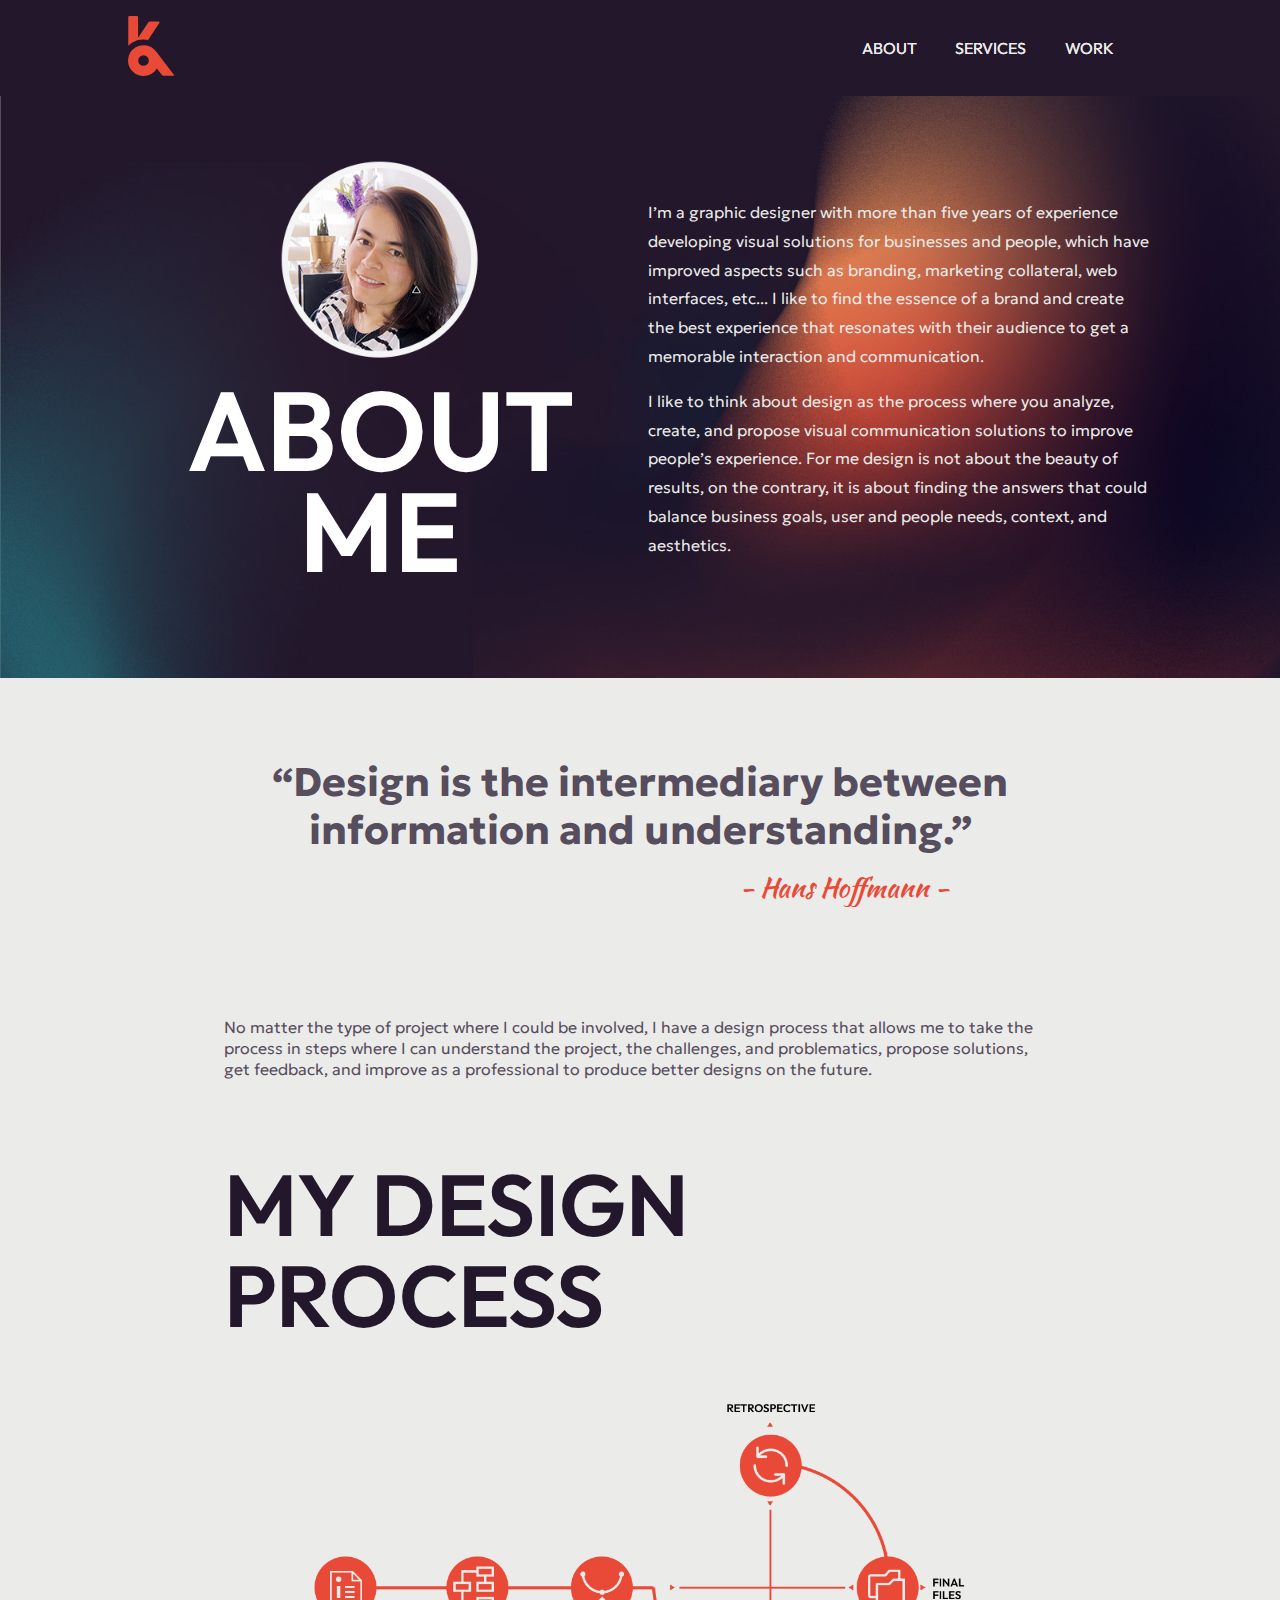
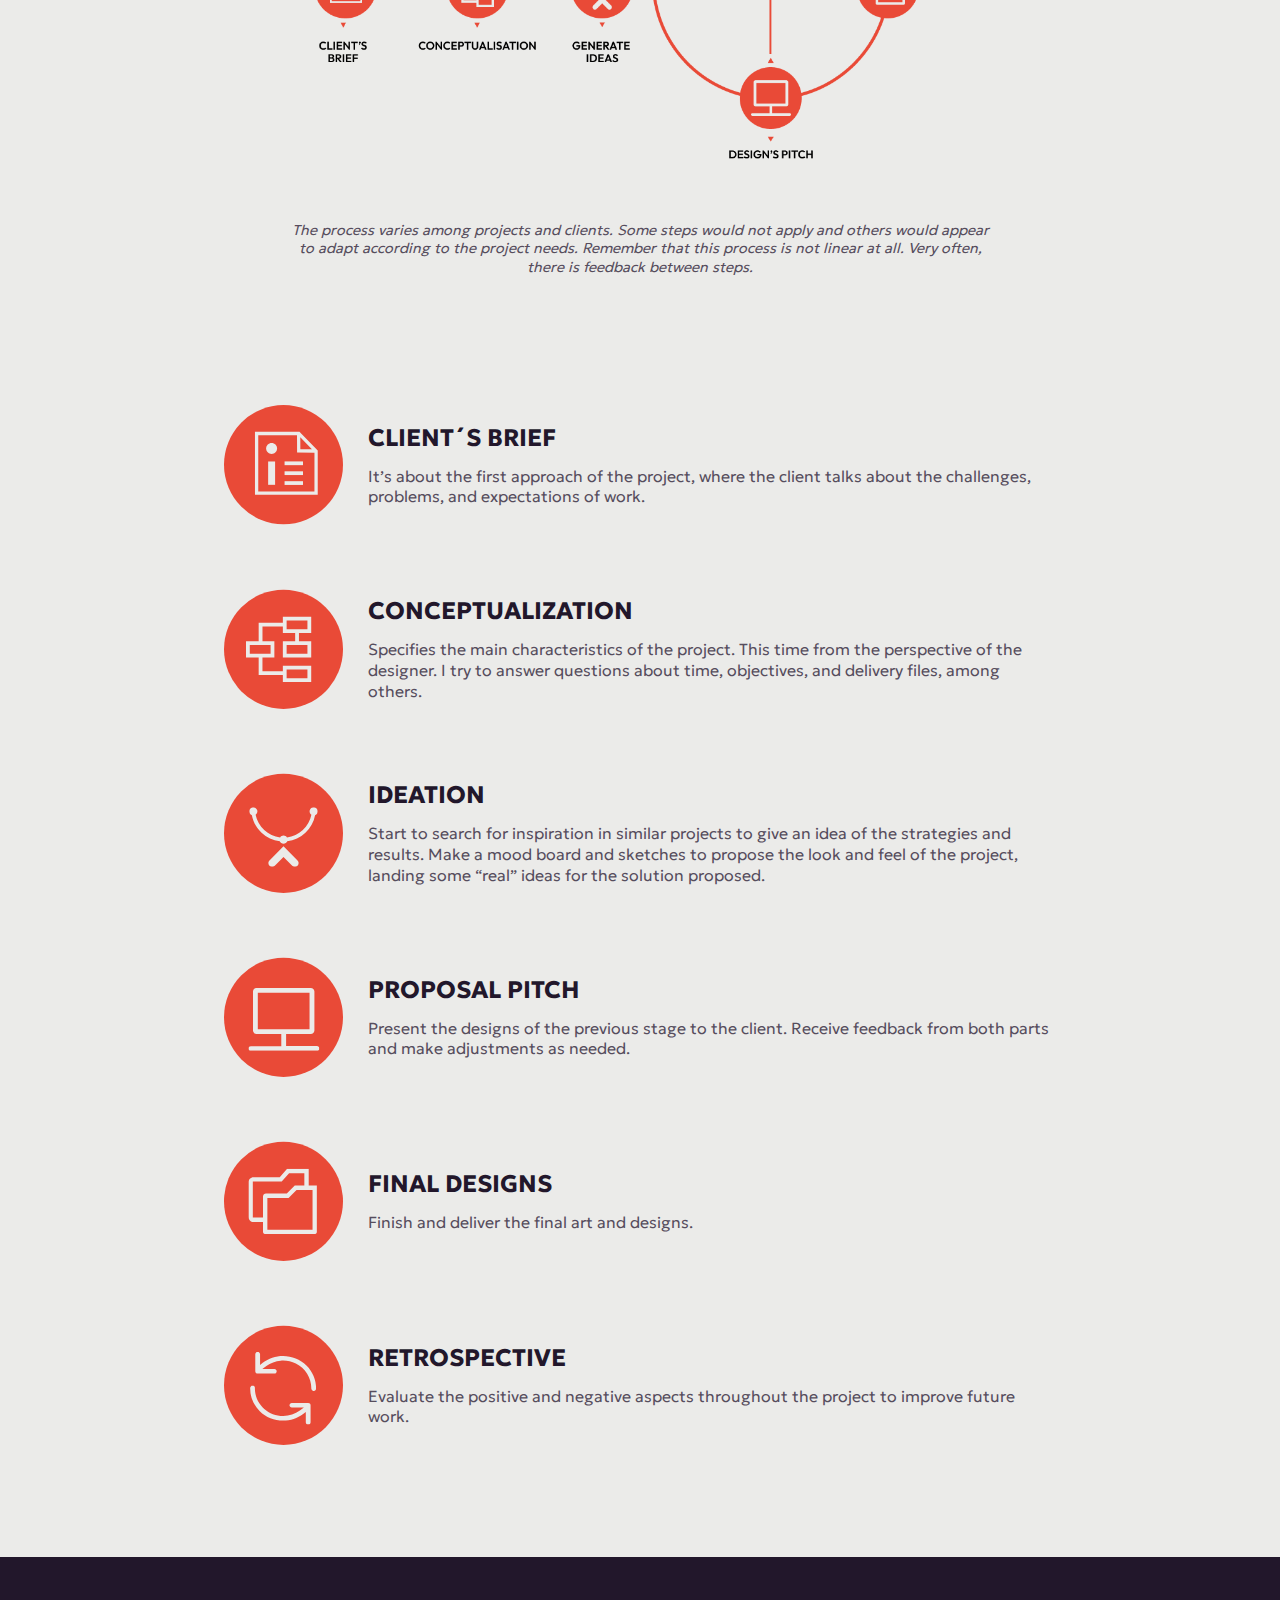
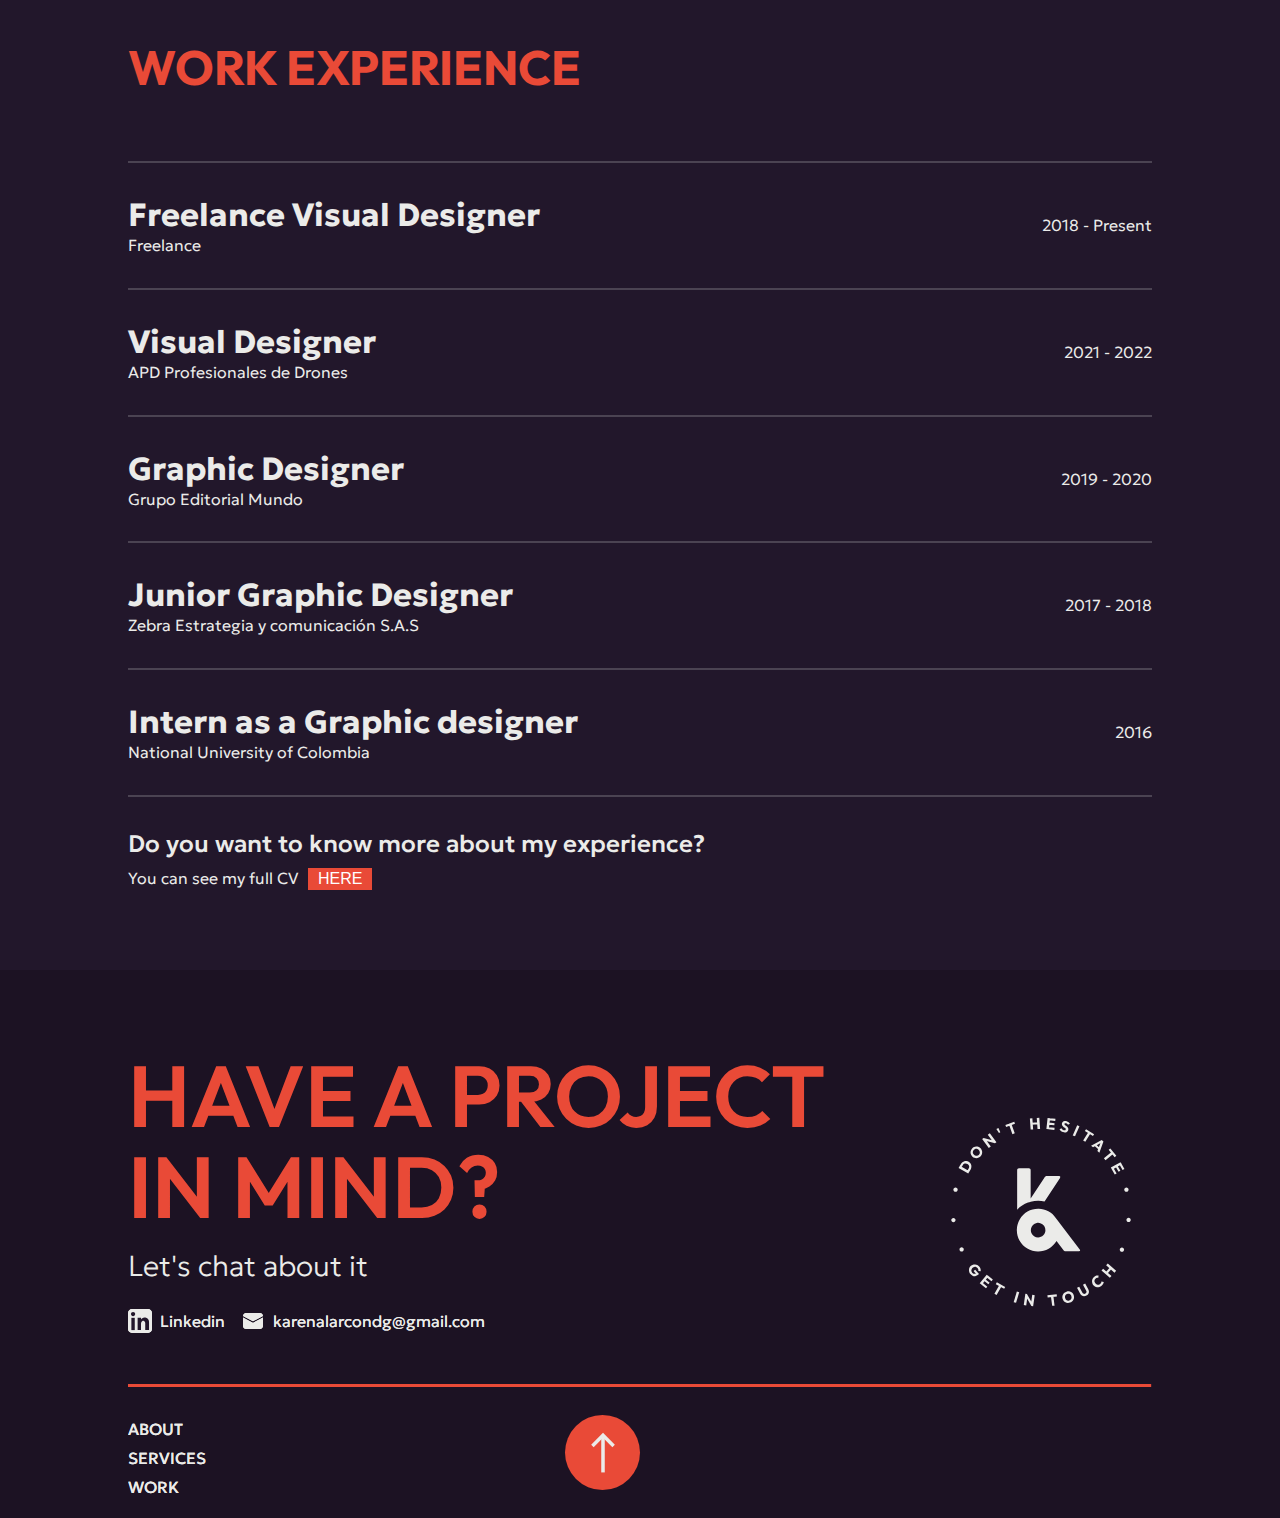
<file: about.html>
<!DOCTYPE html>
<html lang="en">
<head>
    <meta charset="UTF-8">
    <meta name="viewport" content="width=device-width, initial-scale=1.0">
    <title>About me</title>
    <link rel="stylesheet" href="style.css" />
    <link rel="stylesheet" href="about-style.css">
    <link rel="preconnect" href="https://fonts.googleapis.com">
    <link rel="preconnect" href="https://fonts.gstatic.com" crossorigin>
    <link href="https://fonts.googleapis.com/css2?family=Outfit:wght@100..900&display=swap" rel="stylesheet">
    <link rel="preconnect" href="https://fonts.googleapis.com">
    <link rel="preconnect" href="https://fonts.gstatic.com" crossorigin>
    <link href="https://fonts.googleapis.com/css2?family=Geologica:wght@100..900&display=swap" rel="stylesheet">
    <link rel="preconnect" href="https://fonts.googleapis.com">
    <link rel="preconnect" href="https://fonts.googleapis.com">
    <link rel="preconnect" href="https://fonts.gstatic.com" crossorigin>
    <link href="https://fonts.googleapis.com/css2?family=Kaushan+Script&display=swap" rel="stylesheet">
</head>
<body>
    <header>
        <div class="barnav_responsive">
            <div class="mainlogo nav__flex">
                <a href="https://karengd.github.io/KarenGD/index.html"><img src="assets/iconos/ka-icon-cream.svg" alt="ka logo"></a>
                <div onclick=HideNavBarR()> <svg xmlns="http://www.w3.org/2000/svg" height="48" viewBox="0 -960 960 960" width="48" fill="#EBEBE9"><path d="m256-200-56-56 224-224-224-224 56-56 224 224 224-224 56 56-224 224 224 224-56 56-224-224-224 224Z"/></svg> </div>
            </div>
            <nav class="nav__responsive">
                <ul>
                    <div onclick=HideNavBarR()><a href="https://karengd.github.io/KarenGD/about.html"><li>About</li></a></div>
                    <div onclick=HideNavBarR()><a href="https://karengd.github.io/KarenGD/index.html#services"><li>Services</li></a></div>
                    <div onclick=HideNavBarR()><a href="https://karengd.github.io/KarenGD/index.html#work"><li>Work</li></a></div>
                </ul>
            </nav>
        </div>
        <div class="barnav container">
            <a href="index.html">
                <div class="mainlogo">
                    <img src="assets/iconos/ka-icon.svg" alt="ka logo">
                </div>
            </a>
           
            <nav>
                <ul class="nav__center">
                    <a href="https://karengd.github.io/KarenGD/about.html">
                        <li class="hideonmobile link1">About</li>
                        <li class="hideonmobile link2">About</li>
                    </a>
                    <a href="https://karengd.github.io/KarenGD/index.html#services">
                        <li class="hideonmobile link1">Services</li>
                        <li class="hideonmobile link2">Services</li>
                    </a>
                    <a href="https://karengd.github.io/KarenGD/index.html#work">
                        <li class="hideonmobile link1">Work</li>
                        <li class="hideonmobile link2">Work</li>
                    </a>
                    <a href="#"><li onclick=ShowNavBarR()><svg xmlns="http://www.w3.org/2000/svg" height="36    " viewBox="0 -960 960 960" width="36" fill="#EBEBE9"><path d="M120-240v-80h720v80H120Zm0-200v-80h720v80H120Zm0-200v-80h720v80H120Z"/></svg></li></a>
                </ul>
            </nav>
        </div>

    </header>
    <div class="bg-img">
        <section class="container aboutme">
            <div class="title-about">
                <img src="assets/imgs/photo-Karen.png" alt="Karen-Alarcon">
                <h2 class="htwo">
                    About <br class="hideonmobile"> me                </h2>
    
            </div>
            <div class="aboutme-info">
                <p>
                    I’m a graphic designer with more than five years of experience developing visual solutions for businesses and people, which have improved aspects such as branding, marketing collateral, web interfaces, etc... I like to find the essence of a brand and create the best experience that resonates with their audience to get a memorable interaction and communication.
                </p>
                <p class="p-two"> I like to think about design as the process where you analyze, create, and propose visual communication solutions to improve people’s experience. For me design is not about the beauty of results, on the contrary, it is about finding the answers that could balance business goals, user and people needs, context, and aesthetics.
                </p>
    
            </div>
        </section>
    </div>
    <section class="quote">
        <div class="container gray">
            <h3>
                “Design is the intermediary between information and understanding.”
            </h3>    
            <p class="quote-author">- Hans Hoffmann -</p>
        </div>
    </section>
    <section class="design-process">
        <div class="container-about gray">
            
            <p class="paragrpah-padding">No matter the type of project where I could be involved, I have a design process that allows me to take the process in steps where I can understand the project, the challenges, and problematics, propose solutions, get feedback, and improve as a professional to produce better designs on the future. </p>
           <h2 class="hthree paragrpah-padding">MY DESIGN<br> PROCESS</h2>
           <div class="diagram-image vertical-center">
                <img class="diagram hideonmobile" src="assets/imgs/Diagrama.png" alt="diagram-dessign-process">
                <img class="hideondesktop texr-center m-auto" src="assets/imgs/Diagrama-mobile.png" alt="diagram-mobile">
            </div>
            <p class="caption">
                The process varies among projects and clients. Some steps would not apply and others would appear to adapt according to the project needs. Remember that this process is not linear at all. Very often, there is feedback between steps.
            </p>
            <div class="step">
                <img src="assets/iconos/Brief.svg" alt="brief-icon">
                <div>
                    <h4>CLIENT´S BRIEF</h4>
                    <p>It’s about the first approach of the project, where the client talks about the challenges, problems, and expectations of work.</p>
                </div>
            </div>
    
            <div class="step">
                <img src="assets/iconos/Concept.svg" alt="concept-icon">
                <div>
                    <h4>CONCEPTUALIZATION</h4>
                    <p>Specifies the main characteristics of the project. This time from the perspective of the designer. I try to answer questions about time, objectives, and delivery files, among others.</p>
                </div>
            </div>
            
            <div class="step">
                <img src="assets/iconos/idea.svg" alt="idea-icon">
                <div>
                    <h4>IDEATION</h4>
                    <p>Start to search for inspiration in similar projects to give an idea of the strategies and results. Make a mood board and sketches to propose the look and feel of the project, landing some “real” ideas for the solution proposed. </p>        
                </div>
            </div>
            <div class="step">
                <img src="assets/iconos/pitch.svg" alt="pitchicon">
                <div>
                    <h4>PROPOSAL PITCH</h4>
                    <p>Present the designs of the previous stage to the client. Receive feedback from both parts and make adjustments as needed.</p>
                </div>
            </div>
            <div class="step">
                <img src="assets/iconos/delliveries.svg" alt="deliveries-icon">
                <div>
                    <h4>FINAL DESIGNS</h4>
                    <p>Finish and deliver the final art and designs.</p>        
                </div>
            </div>
            <div class="step">
                <img src="assets/iconos/retrospective.svg" alt="retrospective-icon">
                <div>
                    <h4>RETROSPECTIVE</h4>
                    <p>Evaluate the positive and negative aspects throughout the project to improve future work. </p>
        
                </div>
            </div>
        
        </div>


    </section>
    <section class="work-experience">
        <div class="container">
            <h4>WORK EXPERIENCE</h4>
            <hr>
            <div class="experience">
                <div>
                    <h5>Freelance Visual Designer</h5>
                    <p>Freelance</p>
                </div>
                <div>
                    <p>2018 - Present</p>
                </div>
            </div>
            <hr>
            <div class="experience">
                <div>
                    <h5>Visual Designer</h5>
                    <p>APD Profesionales de Drones</p>
                </div>
                <div>
                    <p>2021 - 2022</p>
                </div>
            </div>
            <hr>
            <div class="experience">
                <div>
                    <h5>Graphic Designer</h5>
                    <p>Grupo Editorial Mundo</p>
                </div>
                <div>
                    <p>2019 - 2020</p>
                </div>
            </div>
            <hr>
            <div class="experience">
                <div>
                    <h5>Junior Graphic Designer</h5>
                    <p>Zebra Estrategia y comunicación S.A.S</p>
                </div>
                <div>
                    <p>2017 - 2018</p>
                </div>
            </div>
            <hr>
            <div class="experience">
                <div>
                    <h5>Intern as a Graphic designer</h5>
                    <p>National University of Colombia</p>
                </div>
                <div>
                    <p>2016</p>
                </div>
            </div>
            <hr>
            <div class="know-more">
              <h6>Do you want to know more about my experience?</h6>
              <div class="cv">
                <p>You can see my  full CV </p>
                <a href="https://drive.google.com/file/d/1qdta7egGopTQ1I4e-FedI-HiU6iSnGkc/view?usp=sharing" target="_blank">
                <button>here</button>
                </a> 
              </div>
            </div>


        </div>

    </section>
    <footer>

        <div class="container">
            <div class="toptittle">
                <div class="colone">

                    <h3 class="hthree">Have a project
                        <br>in mind?</h3>
                    <p class="sub">Let's chat about it</p>
                        <div class="contact-socialmedia">
                            <div class="contact">
                                    <a href="https://www.linkedin.com/in/karen-alarcon-gd/" target="_blank">                        
                                        <img class="socialmediaicon link1" src="assets/iconos/14-linkedin.svg" alt="Linkedin-icon">
                                        <img class="socialmediaicon link2" src="assets/iconos/14-linkedin.svg" alt="Linkedin-icon">
                                        <p class="link1">Linkedin</p>
                                        <p class="link3">Linkedin</p>
                                    </a>
                            </div>
                            
                            <div class="contact">
                                <a href="mailto:karenalarcondg@gmail.com">                        
                                    <img class="socialmediaicon link1" src="assets/iconos/mail.svg" alt="mail-icon">
                                    <img class="socialmediaicon link2" src="assets/iconos/mail.svg" alt="mail-icon">
                                    <p class="link1">karenalarcondg@gmail.com</p>
                                    <p class="link3">karenalarcondg@gmail.com</p>
                                </a>
                            </div>
                        </div>
                </div>

                <svg width="222" height="244" viewBox="0 0 437 459" fill="none" xmlns="http://www.w3.org/2000/svg">
                    <g id="logo">
                    <path id="Vector" d="M194.629 143.58H175.061C174.131 143.58 173.238 143.95 172.58 144.608C171.923 145.267 171.553 146.16 171.553 147.091V224.835C177.545 218.684 184.828 213.943 192.875 210.954C194.574 210.351 196.383 209.802 198.356 209.308C203.151 208.047 208.089 207.42 213.046 207.443C217.229 207.432 221.401 207.874 225.489 208.76L255.964 162.399C257.061 160.478 256.293 158.832 254.32 158.832H229.106C227.188 158.832 225.817 161.082 224.831 162.399L198.137 202.944V147.091C198.137 146.16 197.768 145.267 197.11 144.608C196.452 143.95 195.559 143.58 194.629 143.58Z" fill="none"/>
                    <path id="Vector_2" d="M214.088 223.134H212.827C205.477 223.141 198.258 225.079 191.891 228.754C185.525 232.429 180.233 237.713 176.546 244.077C172.859 250.441 170.905 257.662 170.88 265.019C170.855 272.375 172.76 279.609 176.404 285.998C180.048 292.387 185.304 297.706 191.646 301.425C197.987 305.143 205.193 307.129 212.543 307.186C219.892 307.243 227.128 305.367 233.526 301.748C239.924 298.128 245.261 292.89 249.003 286.558L262.871 304.719C263.322 305.31 263.902 305.791 264.567 306.123C265.232 306.456 265.964 306.633 266.708 306.639H293.785C294.101 306.634 294.409 306.541 294.675 306.37C294.94 306.2 295.154 305.959 295.29 305.674C295.427 305.389 295.481 305.072 295.448 304.758C295.414 304.444 295.294 304.145 295.101 303.896L247.578 241.185C243.772 235.787 238.766 231.347 232.955 228.215C227.143 225.083 220.685 223.343 214.088 223.134ZM212.827 279.535C209.984 279.535 207.206 278.691 204.843 277.109C202.48 275.527 200.639 273.279 199.554 270.649C198.469 268.019 198.188 265.126 198.746 262.336C199.305 259.546 200.678 256.985 202.692 254.977C204.706 252.969 207.27 251.604 210.059 251.056C212.848 250.507 215.738 250.8 218.361 251.896C220.984 252.993 223.223 254.844 224.794 257.215C226.366 259.586 227.199 262.37 227.188 265.216C227.188 269.028 225.675 272.684 222.982 275.38C220.288 278.076 216.636 279.59 212.827 279.59V279.535Z" fill="none"/>
                    </g>
                    <g id="Circlefter">
                    <path id="Vector_4" d="M75.3021 153.84L56.2273 142.647L58.7487 138.423L77.6042 149.396L75.3021 153.84ZM77.0013 150.932L73.3288 148.737L76.0695 144.074C76.711 143.048 77.0877 141.879 77.1657 140.672C77.1731 139.568 76.8691 138.484 76.2887 137.545C75.6393 136.494 74.734 135.626 73.6577 135.021C72.5869 134.393 71.3871 134.018 70.1497 133.924C69.0529 133.908 67.9726 134.193 67.0254 134.747C66.0068 135.394 65.1604 136.279 64.5588 137.325L61.7086 142.099L58.0361 139.904L60.8864 135.076C61.6485 133.701 62.6727 132.49 63.9011 131.51C65.0121 130.597 66.2998 129.925 67.6831 129.535C69.045 129.096 70.4905 128.983 71.9037 129.205C73.4162 129.396 74.8724 129.901 76.1791 130.687C77.4737 131.45 78.609 132.456 79.5227 133.649C80.3698 134.813 80.967 136.139 81.2767 137.545C81.5788 138.955 81.5788 140.414 81.2767 141.824C81.0264 143.357 80.487 144.828 79.6871 146.159L77.0013 150.932Z" fill="none"/>
                    <path id="Vector_5" d="M99.6936 119.604C98.6601 120.801 97.3913 121.772 95.9664 122.457C93.2744 123.748 90.1825 123.926 87.3608 122.951C85.9914 122.41 84.7293 121.63 83.6335 120.646C82.4874 119.613 81.5561 118.364 80.8929 116.97C80.2963 115.636 79.9436 114.205 79.8514 112.746C79.7929 111.286 80.0355 109.829 80.564 108.466C81.0901 106.982 81.9105 105.62 82.9758 104.461C84.0166 103.309 85.2618 102.361 86.6482 101.663C87.9447 101.071 89.3373 100.718 90.7592 100.621C92.2109 100.516 93.6684 100.721 95.0345 101.224C96.5003 101.752 97.8432 102.573 98.981 103.638C100.117 104.646 101.032 105.879 101.667 107.259C102.313 108.576 102.669 110.017 102.708 111.484C102.805 112.937 102.6 114.394 102.105 115.763C101.565 117.192 100.745 118.497 99.6936 119.604ZM96.35 116.641C97.1671 115.814 97.7303 114.77 97.9732 113.632C98.216 112.495 98.1283 111.311 97.7204 110.222C97.2583 109.06 96.5253 108.025 95.5827 107.204C94.8999 106.549 94.1004 106.028 93.2257 105.668C92.4278 105.338 91.5668 105.188 90.7043 105.229C89.8649 105.243 89.0397 105.449 88.2926 105.833C87.4773 106.233 86.7505 106.793 86.1549 107.479C85.3153 108.339 84.7439 109.426 84.5105 110.606C84.1739 111.678 84.1739 112.827 84.5105 113.898C84.9561 115.053 85.6925 116.074 86.6482 116.861C87.3541 117.527 88.1702 118.065 89.06 118.452C89.854 118.795 90.7181 118.946 91.5813 118.891C92.4208 118.877 93.246 118.671 93.9931 118.287C94.8904 117.919 95.6952 117.357 96.35 116.641Z" fill="none"/>
                    <path id="Vector_6" d="M115.699 103.309L102.654 85.6974L105.559 83.6125L109.341 86.3009L119.645 100.621L115.699 103.309ZM127.867 94.3112L107.642 88.8247L105.559 83.6125L125.784 89.099L127.867 94.3112ZM127.867 94.3112L124.195 91.568L113.781 77.4677L117.727 74.5049L130.772 92.1166L127.867 94.3112Z" fill="none"/>
                    <path id="Vector_7" d="M135.76 73.9563L130.663 66.2203L134.774 64.0257L138.446 72.5847L135.76 73.9563Z" fill="none"/>
                    <path id="Vector_8" d="M149.847 62.2152L148.367 58.21L165.852 51.7908L167.278 55.796L149.847 62.2152ZM162.235 76.535L154.89 56.0154L159.549 54.3695L166.839 74.7244L162.235 76.535Z" fill="none"/>
                    <path id="Vector_9" d="M198.137 67.2079L196.602 45.2619L201.481 44.9876L203.07 66.9336L198.137 67.2079ZM200.439 57.8808V53.6562L212.608 52.7784L212.937 57.003L200.439 57.8808ZM211.676 66.2203L210.141 44.2743L215.184 44L216.719 65.946L211.676 66.2203Z" fill="#1D1D1B"/>
                    <path id="Vector_10" d="M229.106 66.2752L231.463 44.3292L236.341 44.8778L233.985 66.8238L229.106 66.2752ZM232.833 66.6592L233.272 62.4895L245.276 63.7514L244.783 67.976L232.833 66.6592ZM233.82 57.6065L234.259 53.4916L245.221 54.6438L244.783 58.7587L233.82 57.6065ZM234.752 49.0476L235.19 44.8778L246.975 46.1397L246.537 50.3095L234.752 49.0476Z" fill="#1D1D1B"/>
                    <path id="Vector_11" d="M261.994 72.2555C260.433 71.8821 258.974 71.1704 257.718 70.1706C256.564 69.2239 255.644 68.0219 255.033 66.6593L258.924 64.4647C259.349 65.3743 259.945 66.1938 260.678 66.8787C261.447 67.5741 262.366 68.0812 263.364 68.3601C264.168 68.6059 265.027 68.6059 265.831 68.3601C266.132 68.2766 266.406 68.1166 266.627 67.8954C266.848 67.6743 267.008 67.3996 267.091 67.0982C267.281 66.6038 267.281 66.0564 267.091 65.562C266.772 65.0708 266.384 64.6274 265.94 64.2452L264.186 62.9833C263.539 62.5428 262.917 62.0665 262.323 61.5568C261.72 61.0452 261.169 60.4755 260.678 59.856C260.225 59.2139 259.908 58.4857 259.746 57.7163C259.566 56.7739 259.566 55.8057 259.746 54.8633C260.05 53.6614 260.698 52.5745 261.61 51.736C262.559 50.9846 263.697 50.51 264.899 50.3644C266.259 50.206 267.638 50.3179 268.955 50.6935C270.348 51.0745 271.652 51.7271 272.792 52.6138C273.911 53.3954 274.831 54.429 275.478 55.6314L271.586 57.826C271.158 57.0918 270.622 56.426 269.996 55.8509C269.426 55.3169 268.727 54.939 267.968 54.7536C267.287 54.5669 266.567 54.5669 265.885 54.7536C265.62 54.8372 265.381 54.9868 265.189 55.1882C264.997 55.3897 264.86 55.6366 264.789 55.9057C264.6 56.3624 264.6 56.8755 264.789 57.3322C265.117 57.8184 265.524 58.2451 265.995 58.5941L267.749 59.856L269.613 61.2276C270.227 61.7302 270.763 62.3219 271.202 62.9833C271.656 63.6654 271.972 64.4295 272.134 65.2328C272.345 66.2091 272.345 67.2192 272.134 68.1955C271.926 69.1145 271.498 69.9692 270.887 70.686C270.276 71.4028 269.5 71.9603 268.626 72.3104C266.482 73.0968 264.125 73.0773 261.994 72.2555Z" fill="#1D1D1B"/>
                    <path id="Vector_12" d="M280.959 78.6747L289.729 58.5392L294.224 60.5144L285.454 80.595L280.959 78.6747Z" fill="#1D1D1B"/>
                    <path id="Vector_13" d="M301.459 88.8247L312.86 70.3901L317.026 72.9687L305.68 91.4034L301.459 88.8247ZM304.912 70.1706L307.159 66.5495L323 76.3155L320.753 79.9914L304.912 70.1706Z" fill="#1D1D1B"/>
                    <path id="Vector_14" d="M317.081 98.9747L338.074 88.0017L341.417 90.9644L333.415 112.91L329.523 109.454L336.539 91.4582L337.909 92.6653L320.917 101.883L317.081 98.9747ZM323.439 99.3039L326.07 96.3412L335.004 104.187L332.373 107.204L323.439 99.3039Z" fill="#1D1D1B"/>
                    <path id="Vector_15" d="M342.349 123.609L359.122 109.948L362.246 113.788L345.473 127.45L342.349 123.609ZM351.667 107.15L355.011 104.461L366.796 118.891L363.452 121.634L351.667 107.15Z" fill="#1D1D1B"/>
                    <path id="Vector_16" d="M355.943 142.044L375.072 131.345L377.429 135.625L358.354 146.323L355.943 142.044ZM357.752 145.336L361.479 143.306L367.344 153.785L363.671 155.87L357.752 145.336ZM365.754 140.892L369.317 138.862L374.798 148.408L371.181 150.438L365.754 140.892ZM373.209 136.667L376.881 134.637L382.691 144.952L379.019 147.036L373.209 136.667Z" fill="#1D1D1B"/>
                    <path id="Vector_17" d="M79.5774 351.683C78.4922 350.494 77.7033 349.065 77.2753 347.513C76.7952 346.122 76.6085 344.646 76.7272 343.179C76.8458 341.718 77.2167 340.288 77.8234 338.954C78.5101 337.592 79.4603 336.38 80.6189 335.388C81.7631 334.371 83.1074 333.604 84.5654 333.139C85.968 332.719 87.4375 332.57 88.8956 332.7C90.3818 332.875 91.8275 333.302 93.171 333.962C94.5702 334.686 95.817 335.673 96.8434 336.869C97.9991 338.199 98.8753 339.747 99.4196 341.423C99.897 342.967 100.028 344.596 99.8033 346.196L95.0894 345.867C95.3366 344.821 95.3366 343.731 95.0894 342.685C94.7913 341.606 94.2472 340.61 93.4999 339.777C92.7372 338.845 91.7317 338.143 90.5948 337.747C89.5043 337.419 88.3417 337.419 87.2512 337.747C86.0358 338.045 84.9085 338.628 83.9625 339.448C82.9913 340.243 82.2527 341.285 81.8248 342.466C81.3794 343.503 81.2645 344.652 81.4959 345.758C81.6544 346.939 82.1932 348.037 83.0306 348.885C83.7138 349.768 84.6229 350.451 85.6616 350.86C86.6214 351.186 87.6618 351.186 88.6215 350.86C89.7418 350.586 90.7772 350.039 91.6362 349.269L92.1295 353.109L85.8261 345.703L88.9504 342.959L96.4597 351.683L95.9116 352.177C94.2346 353.727 92.2012 354.839 89.9918 355.414C88.2051 355.957 86.2973 355.957 84.5106 355.414C82.5557 354.646 80.8491 353.356 79.5774 351.683Z" fill="#1D1D1B"/>
                    <path id="Vector_18" d="M97.8848 369.788L111.643 353L115.48 356.072L101.722 372.861L97.8848 369.788ZM100.845 372.148L103.476 368.856L112.849 376.427L110.218 379.719L100.845 372.148ZM106.326 365.07L108.902 361.833L117.453 368.691L114.822 371.928L106.326 365.07ZM111.807 358.376L114.493 355.085L123.702 362.546L121.071 365.783L111.807 358.376Z" fill="#1D1D1B"/>
                    <path id="Vector_19" d="M126.826 390.418L137.46 371.544L141.735 373.958L131.101 392.832L126.826 390.418ZM129.512 371.654L131.595 367.923L148.038 377.085L145.956 380.816L129.512 371.654Z" fill="#1D1D1B"/>
                    <path id="Vector_20" d="M164.702 407.151L170.95 385.919L175.664 387.29L169.415 408.304L164.702 407.151Z" fill="#1D1D1B"/>
                    <path id="Vector_21" d="M184.599 412.419L187.668 390.473L191.066 390.966L191.889 395.465L189.422 413.351L184.599 412.419ZM199.562 414.503L189.148 396.288L191.066 391.405L201.536 409.62L199.562 414.503ZM199.562 414.503L198.74 410.004L201.262 392.612L206.14 393.325L203.016 415.271L199.562 414.503Z" fill="#1D1D1B"/>
                    <path id="Vector_22" d="M231.628 397.824L231.08 393.6L249.332 391.405L249.825 395.685L231.628 397.824ZM240.507 414.284L237.657 393.051L242.59 392.448L245.166 413.955L240.507 414.284Z" fill="#1D1D1B"/>
                    <path id="Vector_23" d="M275.478 407.865C273.973 408.34 272.392 408.527 270.819 408.413C269.35 408.272 267.92 407.863 266.598 407.206C265.287 406.514 264.116 405.584 263.145 404.463C262.199 403.266 261.475 401.91 261.007 400.458C260.568 398.983 260.419 397.436 260.569 395.904C260.678 394.456 261.109 393.05 261.829 391.789C262.506 390.467 263.459 389.307 264.625 388.388C265.846 387.419 267.242 386.692 268.736 386.248C270.222 385.775 271.785 385.589 273.34 385.699C274.807 385.848 276.236 386.257 277.561 386.906C278.866 387.583 280.021 388.516 280.959 389.65C281.916 390.839 282.641 392.197 283.097 393.655C283.537 395.13 283.686 396.676 283.535 398.208C283.415 399.665 283.005 401.083 282.329 402.378C281.602 403.65 280.655 404.783 279.534 405.725C278.339 406.703 276.96 407.431 275.478 407.865ZM274.107 403.64C275.264 403.306 276.307 402.661 277.122 401.775C277.853 400.932 278.345 399.909 278.547 398.812C278.779 397.584 278.685 396.316 278.273 395.136C278.021 394.221 277.593 393.363 277.013 392.612C276.496 391.92 275.843 391.341 275.094 390.911C274.367 390.511 273.564 390.268 272.737 390.198C271.727 390.167 270.72 390.341 269.778 390.708C268.837 391.076 267.979 391.63 267.256 392.338C266.489 393.163 265.975 394.191 265.776 395.301C265.572 396.53 265.666 397.791 266.05 398.977C266.325 399.883 266.751 400.736 267.311 401.5C267.807 402.211 268.464 402.794 269.229 403.201C269.972 403.619 270.793 403.881 271.641 403.969C272.41 403.916 273.167 403.75 273.888 403.476L274.107 403.64Z" fill="#1D1D1B"/>
                    <path id="Vector_24" d="M307.982 394.039C306.505 394.857 304.846 395.291 303.158 395.301C301.624 395.251 300.13 394.797 298.828 393.984C297.474 393.119 296.376 391.906 295.649 390.473L289.4 378.731L293.73 376.427L300.089 388.388C300.435 389.116 300.988 389.727 301.678 390.143C302.289 390.514 302.992 390.704 303.706 390.692C304.458 390.673 305.193 390.465 305.844 390.088C306.518 389.782 307.089 389.286 307.488 388.662C307.899 388.087 308.111 387.393 308.091 386.687C308.117 385.894 307.907 385.111 307.488 384.437L301.13 372.477L305.46 370.118L311.764 381.859C312.504 383.283 312.899 384.862 312.915 386.467C312.873 388.004 312.419 389.501 311.599 390.802C310.681 392.165 309.438 393.278 307.982 394.039Z" fill="#1D1D1B"/>
                    <path id="Vector_25" d="M337.197 374.946C334.815 376.852 331.795 377.774 328.756 377.524C327.297 377.318 325.886 376.853 324.59 376.153C323.245 375.418 322.068 374.408 321.137 373.19C320.254 371.899 319.639 370.444 319.328 368.911C318.937 367.501 318.843 366.024 319.054 364.576C319.217 363.124 319.684 361.722 320.424 360.461C321.197 359.094 322.242 357.899 323.494 356.95C324.706 355.942 326.102 355.178 327.605 354.701C328.979 354.331 330.407 354.201 331.825 354.316L331.332 358.98C330.503 358.784 329.64 358.784 328.811 358.98C327.865 359.25 326.987 359.717 326.234 360.352C325.535 360.899 324.941 361.568 324.48 362.327C324.087 363.057 323.845 363.86 323.768 364.686C323.661 365.537 323.755 366.401 324.042 367.21C324.692 369.006 325.903 370.545 327.495 371.599C328.224 372.066 329.048 372.366 329.907 372.477C330.721 372.641 331.559 372.641 332.373 372.477C333.237 372.222 334.039 371.793 334.73 371.215C335.53 370.624 336.201 369.878 336.704 369.02C337.133 368.265 337.377 367.419 337.416 366.551L342.075 367.1C341.889 368.53 341.424 369.91 340.705 371.16C339.819 372.658 338.623 373.949 337.197 374.946Z" fill="#1D1D1B"/>
                    <path id="Vector_26" d="M354.024 359.145L337.581 344.66L340.814 340.984L357.258 355.469L354.024 359.145ZM349.091 350.915L345.912 348.117L353.97 338.899L357.203 341.698L349.091 350.915ZM363.178 348.94L346.734 334.455L349.968 330.779L366.412 345.209L363.178 348.94Z" fill="#1D1D1B"/>
                    <path id="Vector_27" d="M50.2527 189.776C52.5836 189.776 54.4733 187.885 54.4733 185.552C54.4733 183.219 52.5836 181.327 50.2527 181.327C47.9217 181.327 46.0321 183.219 46.0321 185.552C46.0321 187.885 47.9217 189.776 50.2527 189.776Z" fill="#1D1D1B"/>
                    <path id="Vector_28" d="M46.0869 249.634C48.4179 249.634 50.3075 247.743 50.3075 245.409C50.3075 243.076 48.4179 241.185 46.0869 241.185C43.7559 241.185 41.8663 243.076 41.8663 245.409C41.8663 247.743 43.7559 249.634 46.0869 249.634Z" fill="#1D1D1B"/>
                    <path id="Vector_29" d="M62.2567 307.407C64.5877 307.407 66.4773 305.515 66.4773 303.182C66.4773 300.849 64.5877 298.958 62.2567 298.958C59.9257 298.958 58.0361 300.849 58.0361 303.182C58.0361 305.515 59.9257 307.407 62.2567 307.407Z" fill="#1D1D1B"/>
                    <path id="Vector_30" d="M386.638 189.721C388.969 189.721 390.858 187.83 390.858 185.497C390.858 183.164 388.969 181.272 386.638 181.272C384.307 181.272 382.417 183.164 382.417 185.497C382.417 187.83 384.307 189.721 386.638 189.721Z" fill="#1D1D1B"/>
                    <path id="Vector_31" d="M390.913 249.305C393.244 249.305 395.134 247.413 395.134 245.08C395.134 242.747 393.244 240.856 390.913 240.856C388.582 240.856 386.693 242.747 386.693 245.08C386.693 247.413 388.582 249.305 390.913 249.305Z" fill="#1D1D1B"/>
                    <path id="Vector_32" d="M377.758 307.846C380.089 307.846 381.979 305.954 381.979 303.621C381.979 301.288 380.089 299.397 377.758 299.397C375.427 299.397 373.538 301.288 373.538 303.621C373.538 305.954 375.427 307.846 377.758 307.846Z" fill="#1D1D1B"/>
                    </g>
    
                    </svg>                
            </div>
            

            <img style="width: 100%; max-width: 1200px;" src="assets/iconos/orangeline.svg" alt="orange-line">

                <div class="navigation">
                    <ul>
                        <div class="hidden">
                            <a class="hid" href="https://karengd.github.io/KarenGD/about.html">
                                <li class="link1 hidden">About</li>
                                <li class="link2 hidden">About</li>
                            </a> 
                         </div>
                        <div class="hidden">
                            <a class="hid" href="https://karengd.github.io/KarenGD/index.html#services">
                                <li class="link1">Services</li>
                                <li class="link2">Services</li>
                            </a>
                        </div>
                        <div class="hidden">
                            <a class="hid" href="https://karengd.github.io/KarenGD/index.html#work">
                                <li class="link1">Work</li>
                                <li class="link2">Work</li>
                            </a>
                        </div>
                    </ul>

            

                    <a href="#">
                        <div class="buttonup">
                            <div class="arrow">
                                <svg width="24" height="46" viewBox="0 0 34 56" fill="none" xmlns="http://www.w3.org/2000/svg">
                                    <path  d="M17 5V55.5248" stroke="none" stroke-width="5"/>
                                    <path d="M2 18.0251L17.0251 3L32.0503 18.0251" stroke="none" stroke-width="5"/>
                                    </svg>
                            </div>
                        </div>    
                    </a>                
                </div>
       
        </div>
   
    

</footer>

<script src="main.js"></script>

    <script>
        function ShowNavBarR(){
            const barnav_responsive = document.querySelector('.barnav_responsive')
            barnav_responsive.style.display = 'flex'
        }

        function HideNavBarR(){
            const barnav_responsive = document.querySelector('.barnav_responsive')
            barnav_responsive.style.display = 'none'
        }
    </script>

</body>
</html>
</file>
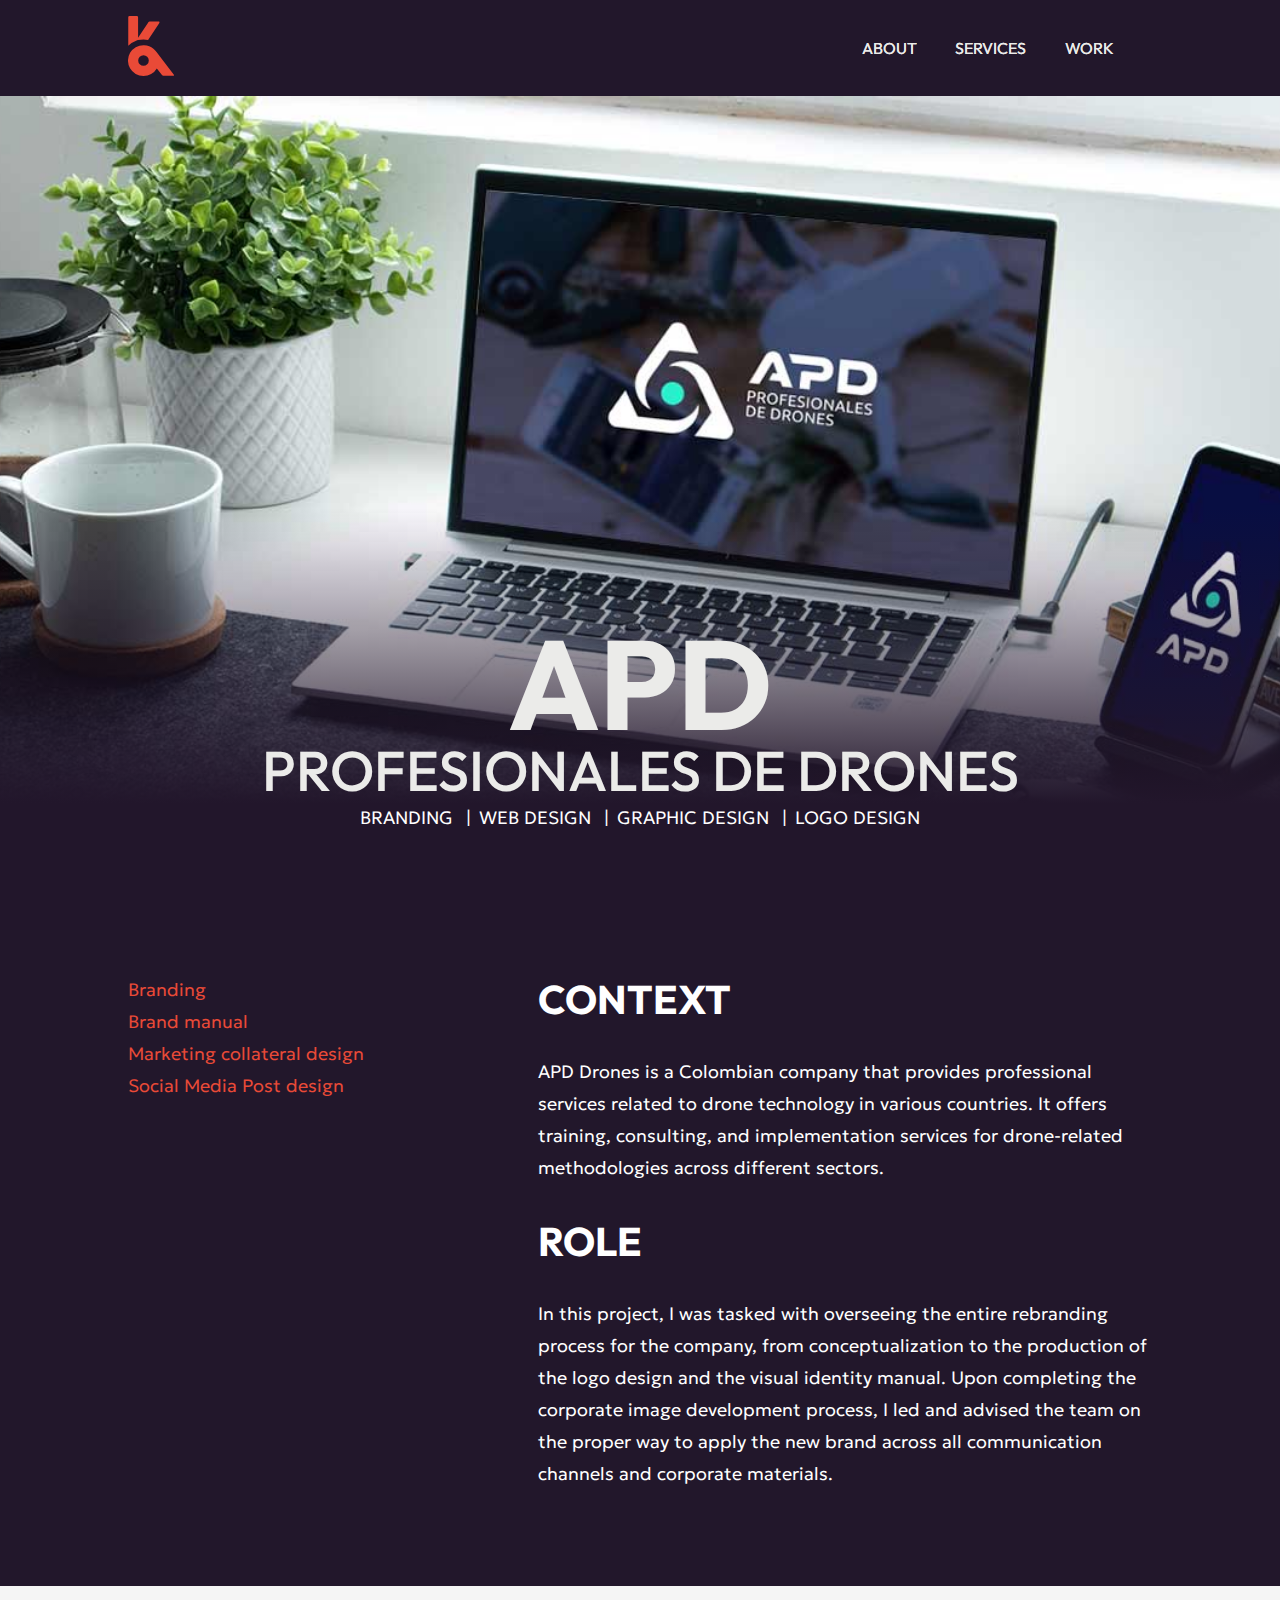
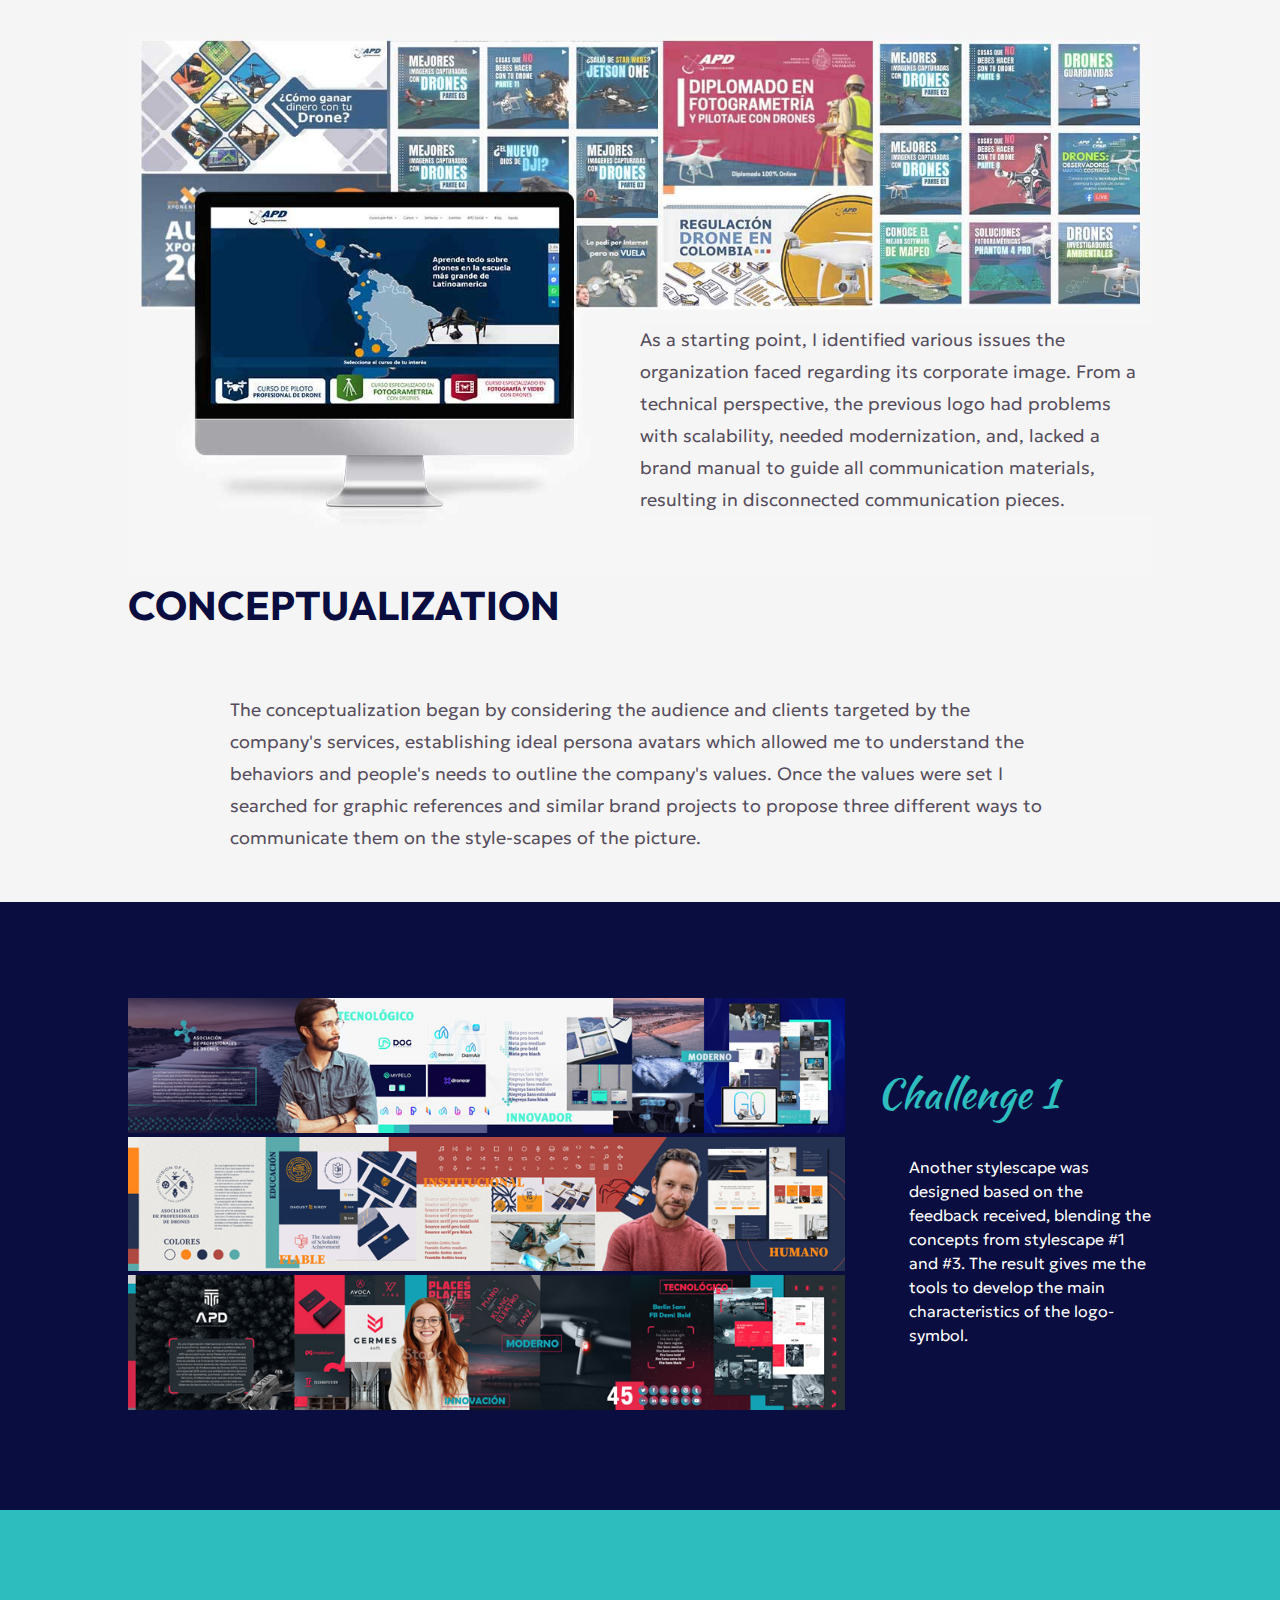
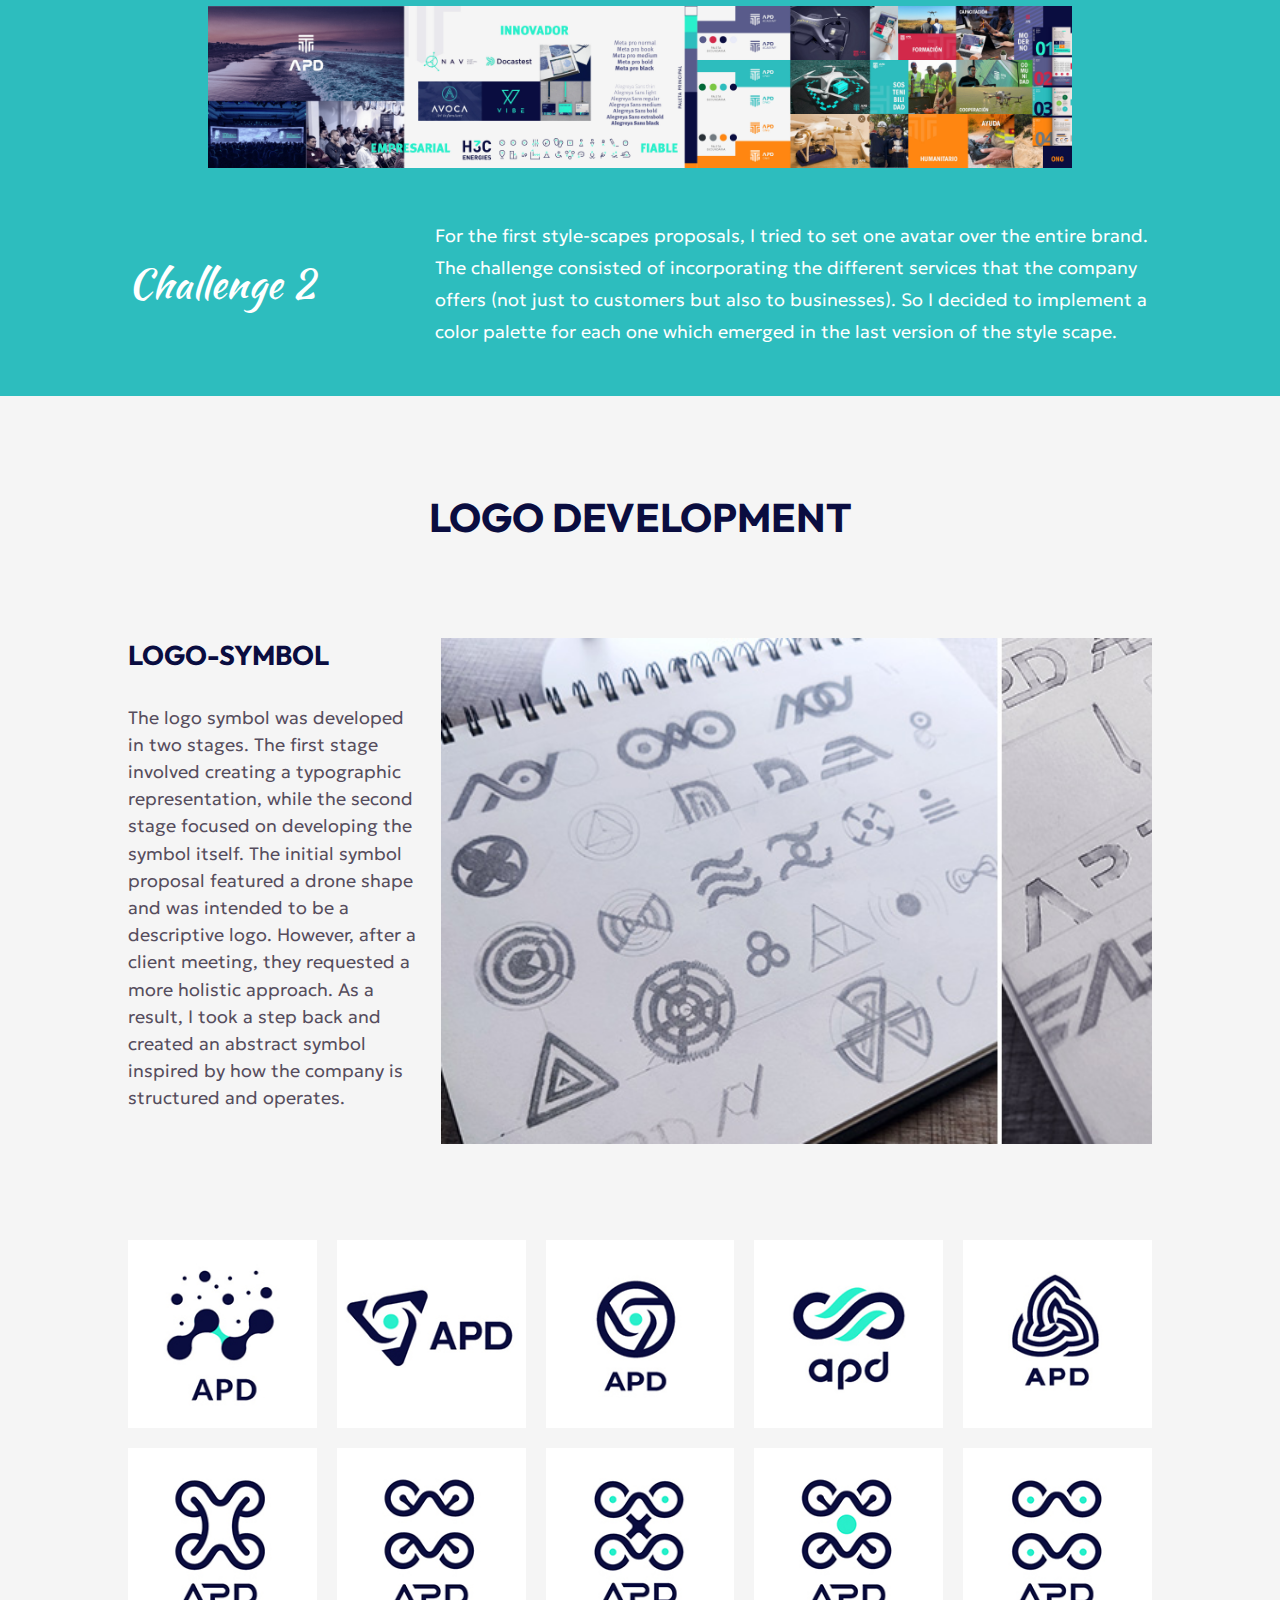
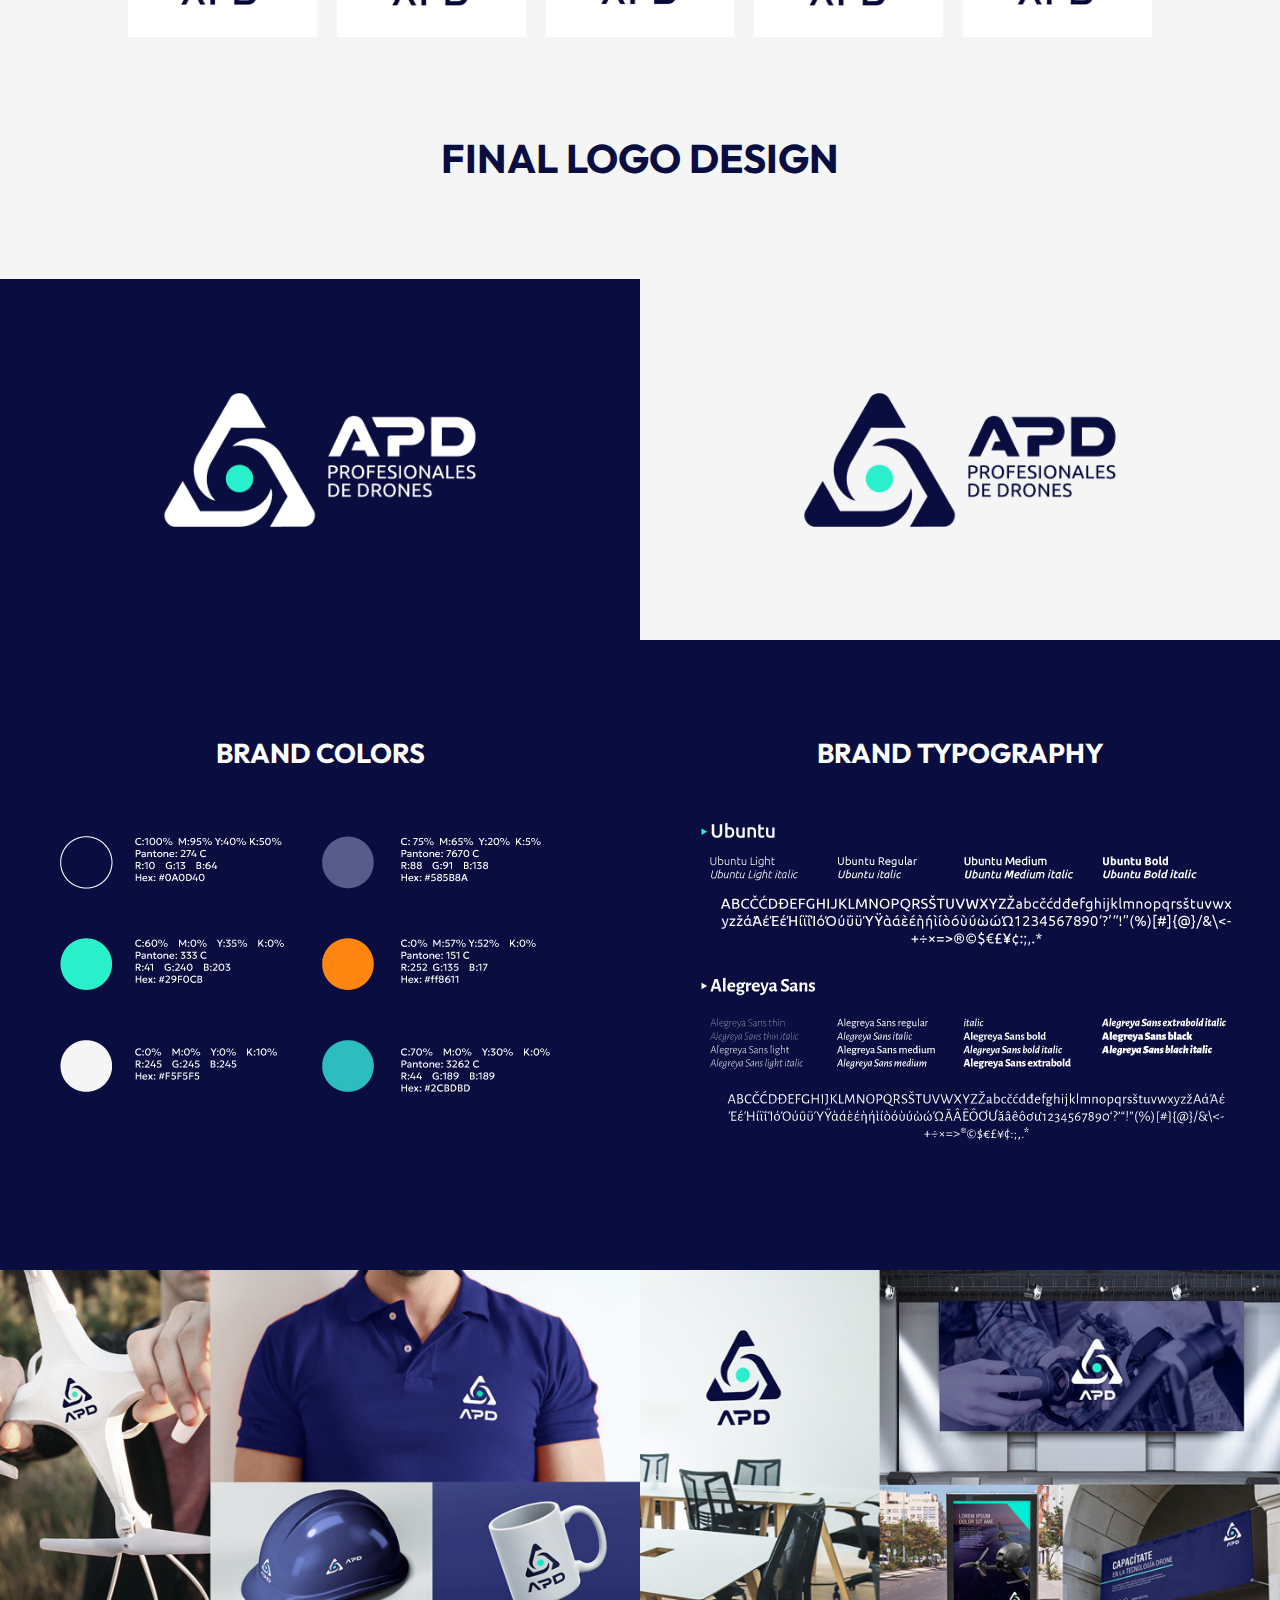
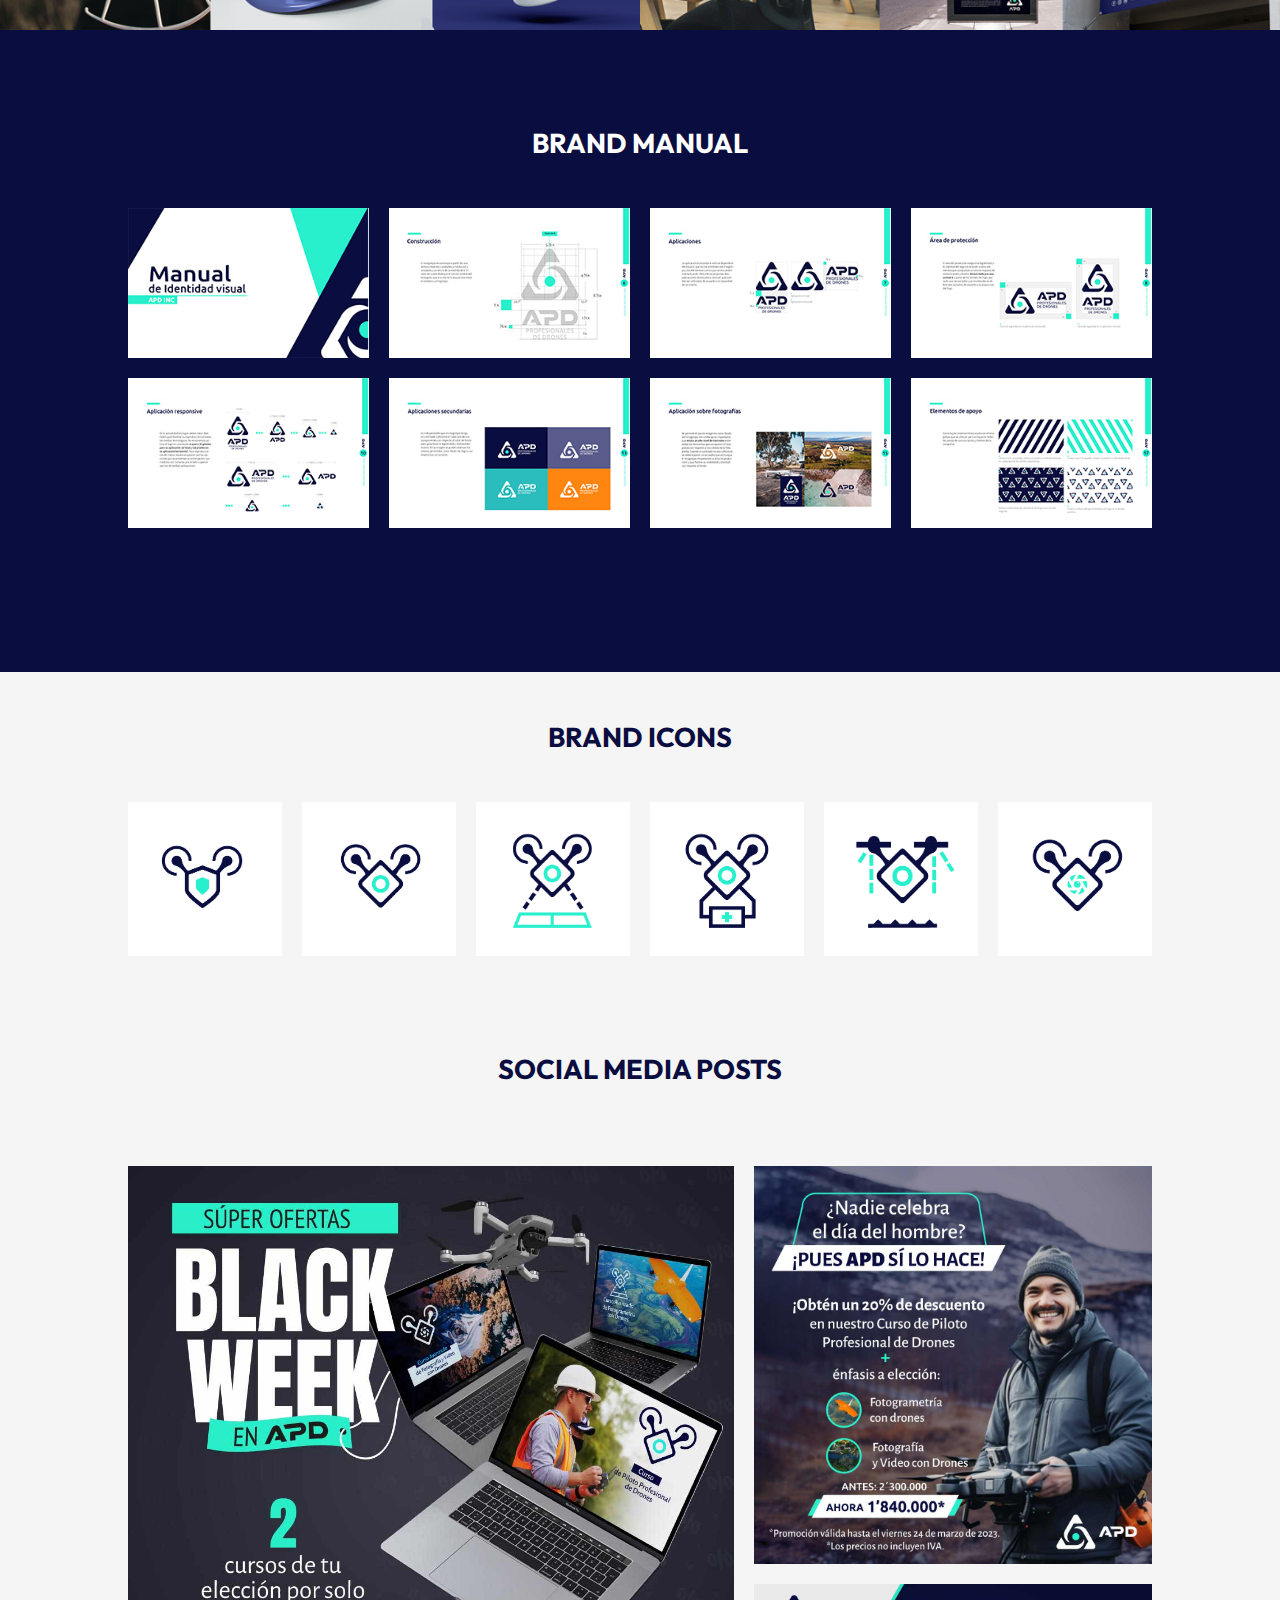
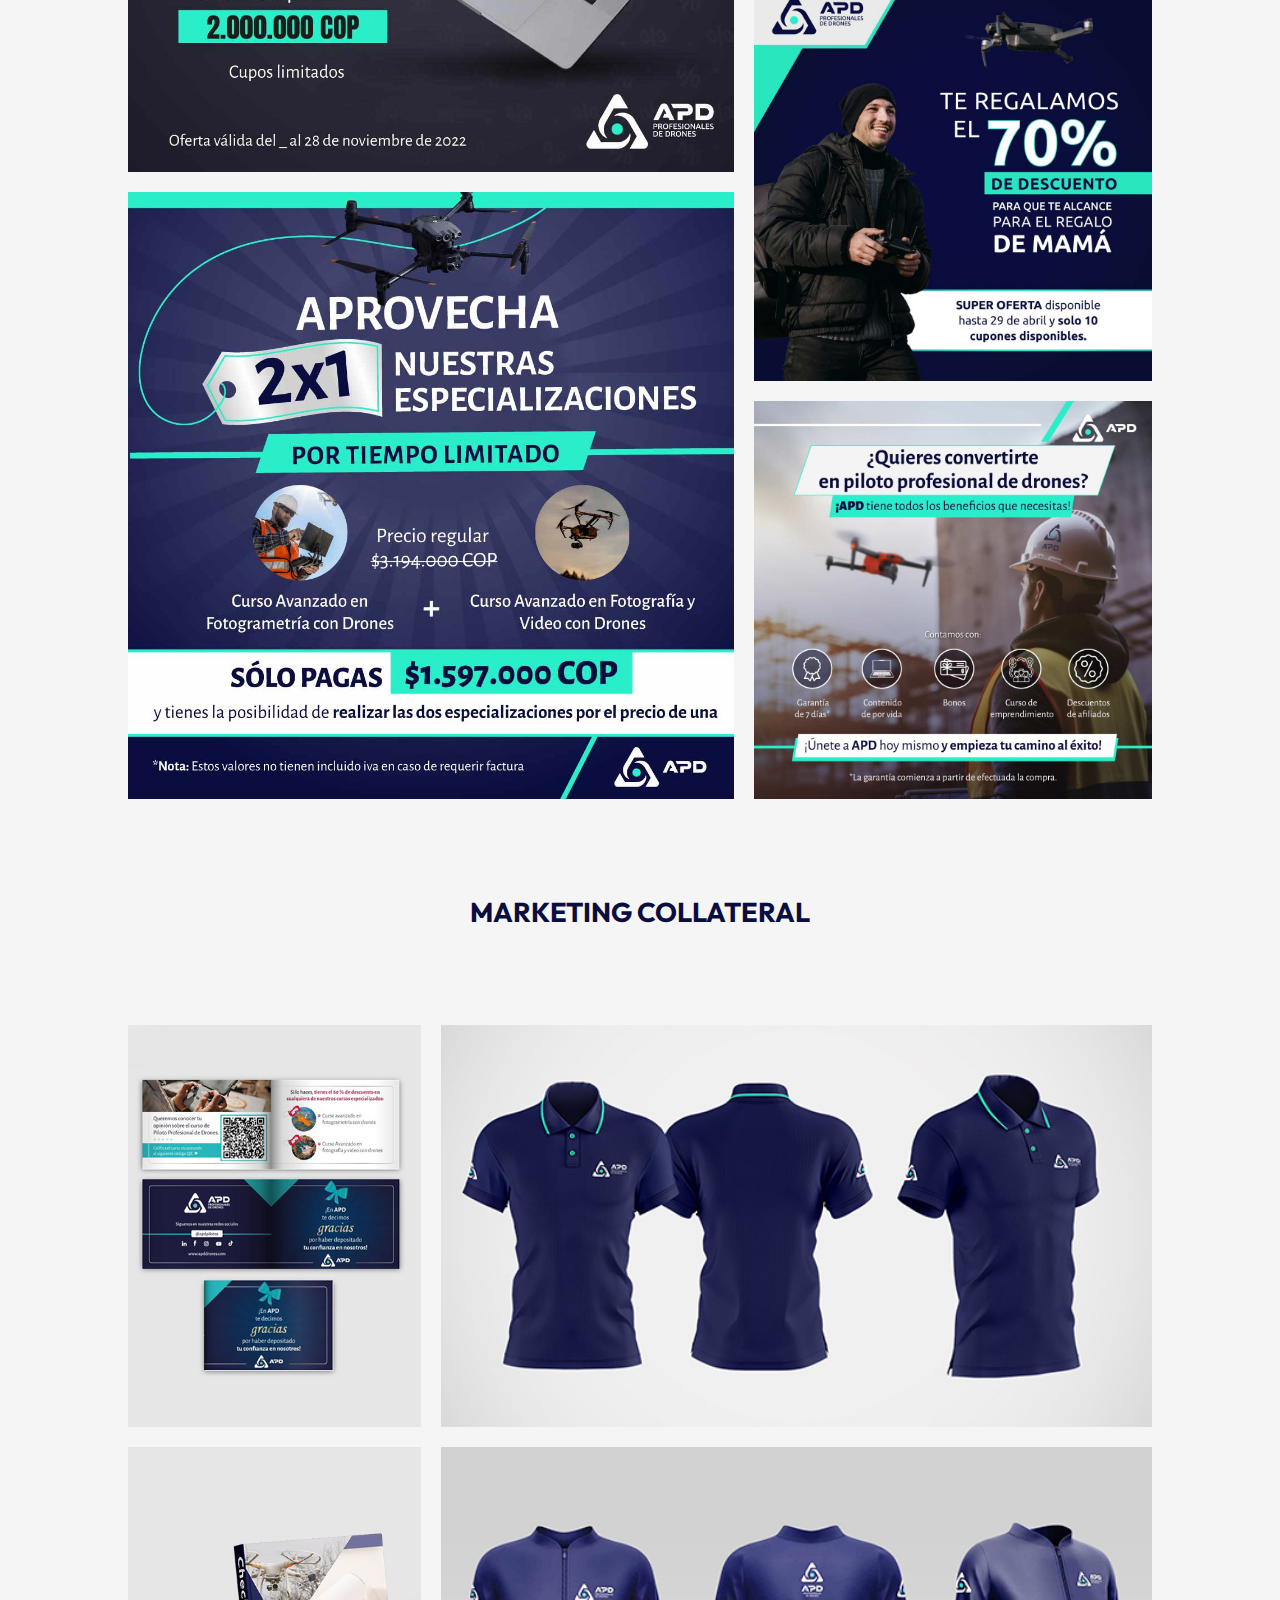
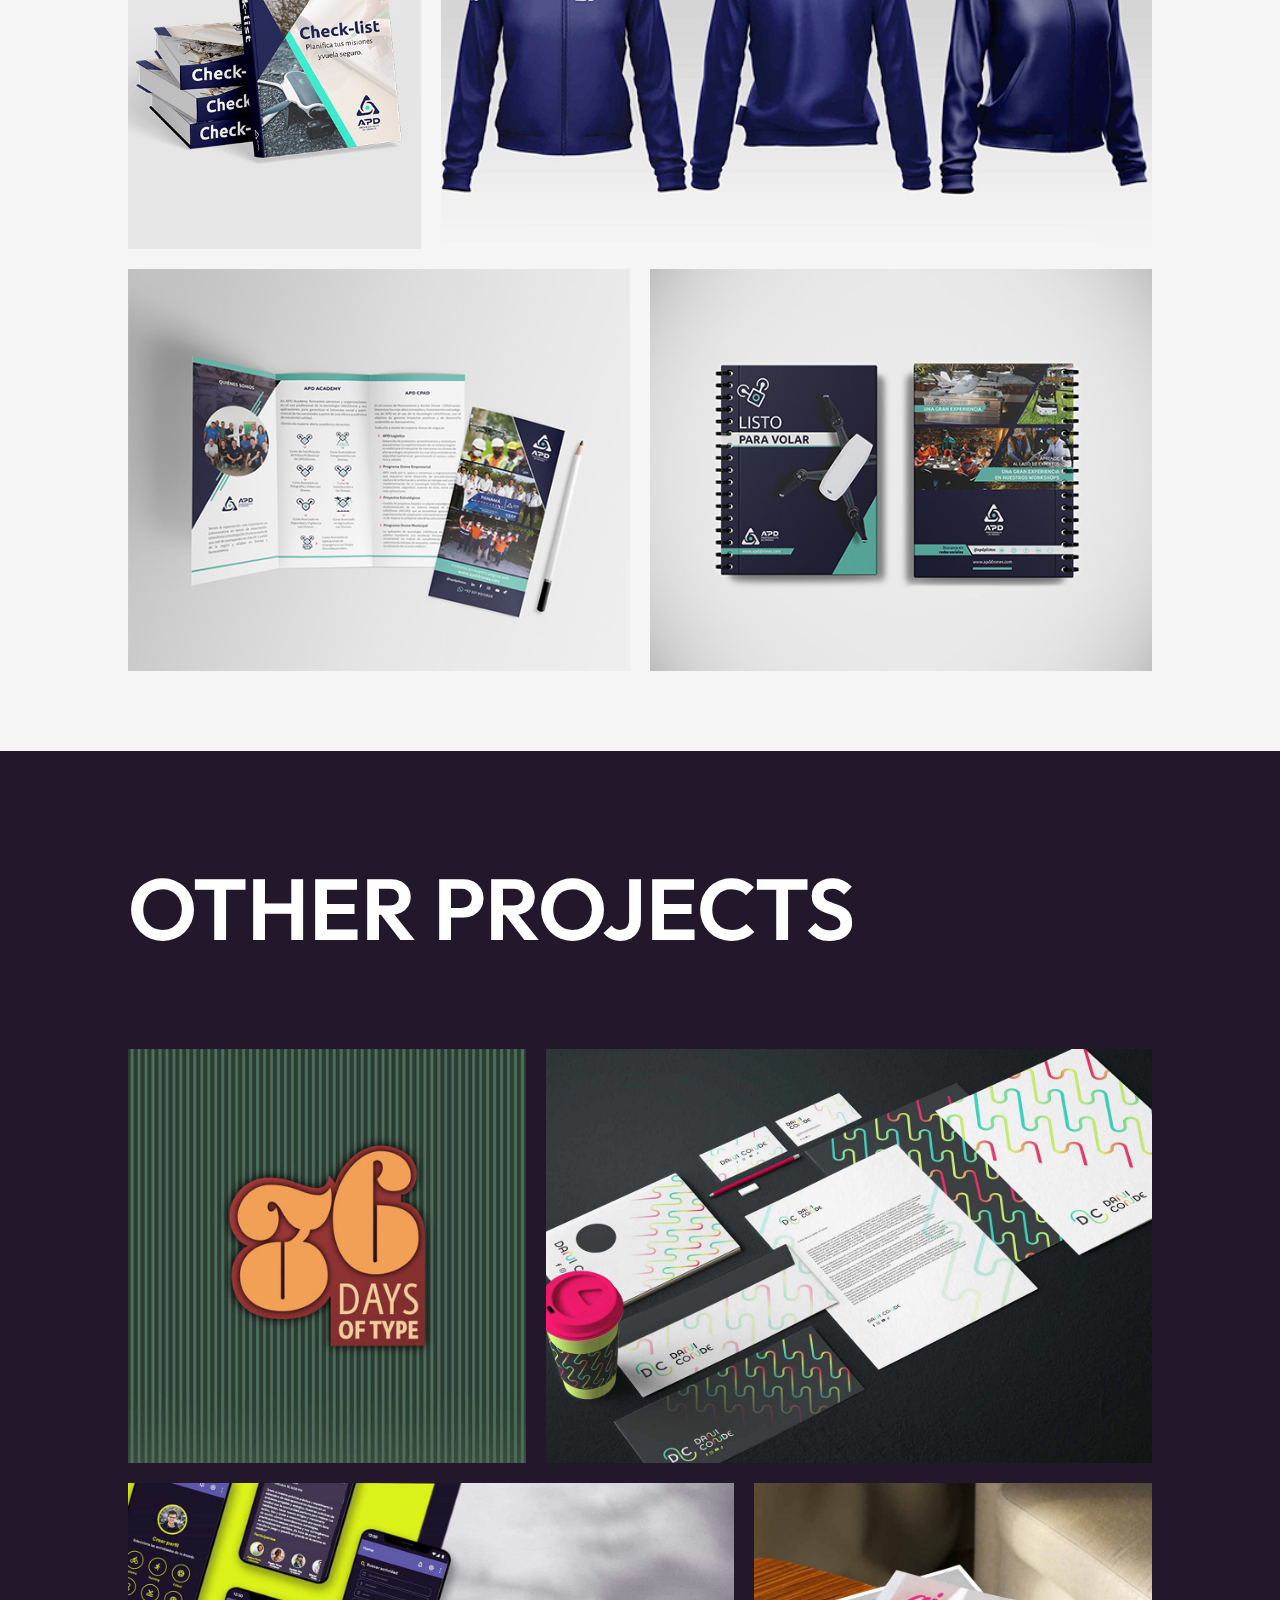
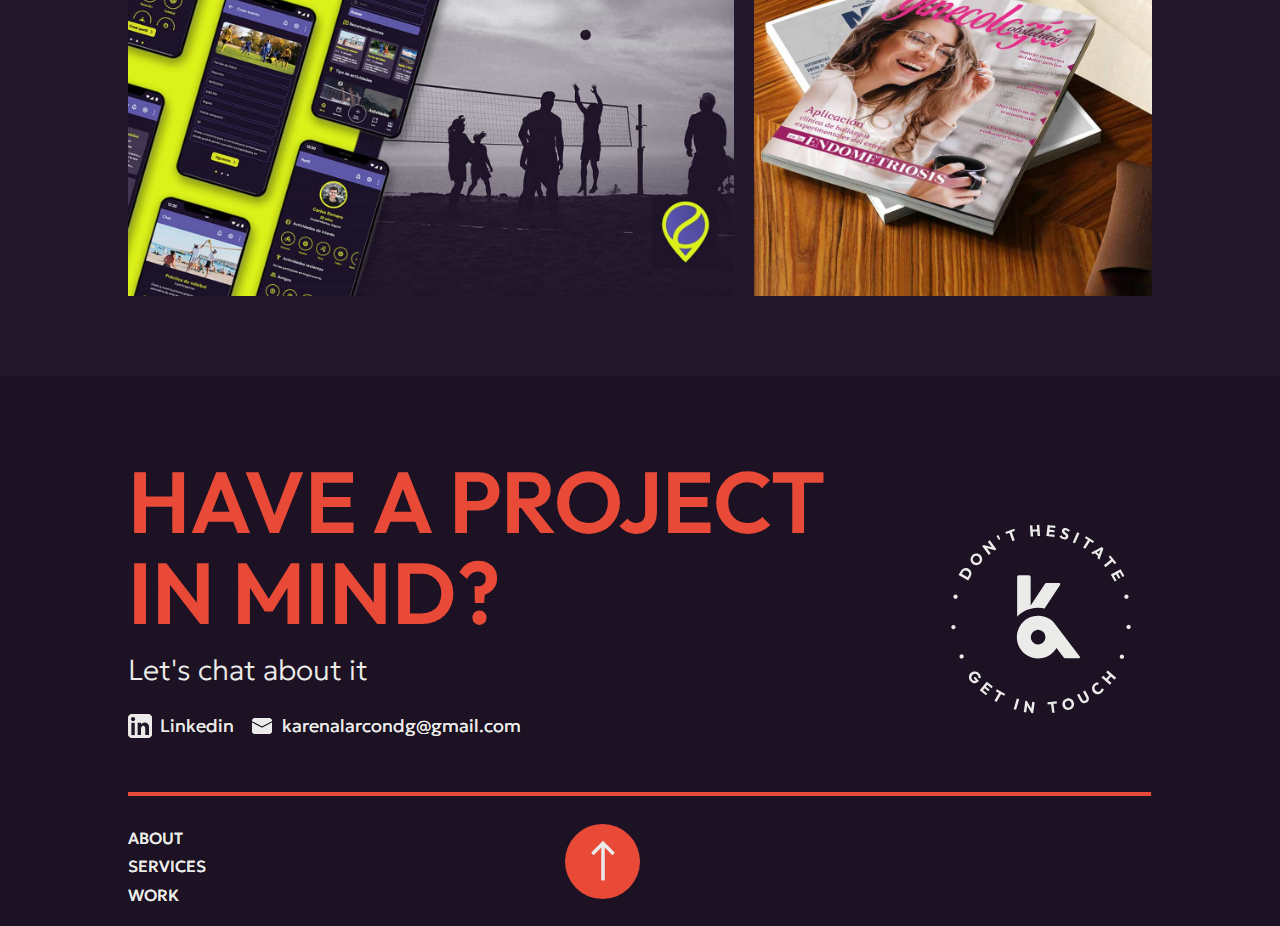
<file: apd.html>
<!DOCTYPE html>
<html lang="en">
<head>
    <meta charset="UTF-8">
    <meta name="viewport" content="width=device-width, initial-scale=1.0">
    <title>APD project</title>
    <link rel="stylesheet" href="style.css" />
    <link rel="stylesheet" href="style-projects.css">
    <link rel="preconnect" href="https://fonts.googleapis.com">
    <link rel="preconnect" href="https://fonts.gstatic.com" crossorigin>
    <link href="https://fonts.googleapis.com/css2?family=Outfit:wght@100..900&display=swap" rel="stylesheet">
    <link rel="preconnect" href="https://fonts.googleapis.com">
    <link rel="preconnect" href="https://fonts.gstatic.com" crossorigin>
    <link href="https://fonts.googleapis.com/css2?family=Geologica:wght@100..900&display=swap" rel="stylesheet">
    <link rel="preconnect" href="https://fonts.googleapis.com">
    <link rel="preconnect" href="https://fonts.googleapis.com">
    <link rel="preconnect" href="https://fonts.gstatic.com" crossorigin>
    <link href="https://fonts.googleapis.com/css2?family=Kaushan+Script&display=swap" rel="stylesheet">

</head>
<body>
    <header>
        <div class="barnav_responsive">
            <div class="mainlogo nav__flex">
                <a href="https://karengd.github.io/KarenGD/index.html"><img src="assets/iconos/ka-icon-cream.svg" alt="ka logo"></a>
                <div onclick=HideNavBarR()> <svg xmlns="http://www.w3.org/2000/svg" height="48" viewBox="0 -960 960 960" width="48" fill="#EBEBE9"><path d="m256-200-56-56 224-224-224-224 56-56 224 224 224-224 56 56-224 224 224 224-56 56-224-224-224 224Z"/></svg> </div>
            </div>
            <nav class="nav__responsive">
                <ul>
                    <div onclick=HideNavBarR()><a href="https://karengd.github.io/KarenGD/about.html"><li>About</li></a></div>
                    <div onclick=HideNavBarR()><a href="https://karengd.github.io/KarenGD/index.html#services"><li>Services</li></a></div>
                    <div onclick=HideNavBarR()><a href="https://karengd.github.io/KarenGD/index.html#work"><li>Work</li></a></div>
                </ul>
            </nav>
        </div>
        <div class="barnav container">
            <a href="index.html">
                <div class="mainlogo">
                    <img src="assets/iconos/ka-icon.svg" alt="ka logo">
                </div>
            </a>
           
            <nav>
                <ul class="nav__center">
                    <a href="https://karengd.github.io/KarenGD/about.html">
                        <li class="hideonmobile link1">About</li>
                        <li class="hideonmobile link2">About</li>
                    </a>
                    <a href="https://karengd.github.io/KarenGD/index.html#services">
                        <li class="hideonmobile link1">Services</li>
                        <li class="hideonmobile link2">Services</li>
                    </a>
                    <a href="https://karengd.github.io/KarenGD/index.html#work">
                        <li class="hideonmobile link1">Work</li>
                        <li class="hideonmobile link2">Work</li>
                    </a>
                    <a href="#"><li onclick=ShowNavBarR()><svg xmlns="http://www.w3.org/2000/svg" height="36    " viewBox="0 -960 960 960" width="36" fill="#EBEBE9"><path d="M120-240v-80h720v80H120Zm0-200v-80h720v80H120Zm0-200v-80h720v80H120Z"/></svg></li></a>
                </ul>
            </nav>
        </div>

    </header>

    <main class="responsive"> 
            <div class="main-background">
                <img class="hideonmobile" src="assets/imgs/APD-project.jpg" alt="apd-project">
                <img class="hide-desktop" src="assets/imgs/APD-project-SP.jpg" alt="apd prject">
            </div>

        <div class="absolute main-position ">
            <div class=" main-info">

                <h1 class="texr-center">
                    APD
                    <span class="h1_subheading block line_height_110 texr-center">Profesionales de drones</span> 
                </h1>
                <div class="subheading_project flex white ">
                <p class="sub-fields">BRANDING</p>
                <p class="sub-fields">WEB DESIGN</p>
                <p class="sub-fields">GRAPHIC DESIGN</p>
                <p class="">LOGO DESIGN</p>
                </div>
            </div>
        </div>  

    </main>

    <section id="Project-about" class="container about-project flex space-between pad_top_bottom">

        <div class="hide">
            <ul>
                <div><li class="design-field"><p>Branding</p></li></div>
                <div><li class="design-field"><p>Brand manual</p></li></div>
                <div><li class="design-field"><p>Marketing collateral design</p></li></div>
                <div><li class="design-field"><p>Social Media Post design</p></li></div>
            </ul>
        </div>

        <div class="col-sixty">
            <h4>Context</h4>
            <p class="p_bottom">APD Drones is a Colombian company that provides professional services related to drone technology in various countries. It offers training, consulting, and implementation services for drone-related methodologies across different sectors.</p>

            <h4>Role</h4>
            <p>In this project, I was tasked with overseeing the entire rebranding process for the company, from conceptualization to the production of the logo design and the visual identity manual. Upon completing the corporate image development process, I led and advised the team on the proper way to apply the new brand across all communication channels and corporate materials.</p>
        </div>

    </section>

    <section id="Concept" class="bg-white">
        <div class="container container_top_bottom">
            <div class="relative">
                <img src="assets/imgs/APD-before.jpg" alt="">
                <p class="absolute half-with start-text_position bg-white gray">As a starting point, I identified various issues the organization faced regarding its corporate image. From a technical perspective, the previous logo had problems with scalability, needed modernization, and, lacked a brand manual to guide all communication materials, resulting in disconnected communication pieces.</p>
            </div>

            <div>
                <h4 class="p_bottom dark-blue">Conceptualization</h4>
                <p class="conceptualization-p_padding gray">The conceptualization began by considering the audience and clients targeted by the company's services, establishing ideal persona avatars which allowed me to understand the behaviors and people's needs to outline the company's values.
                    Once the values were set I searched for graphic references and similar brand projects to propose three different ways to communicate them on the style-scapes of the picture.</p>
            </div>

        </div>
    </section>

    <section id="Moodboard" class="bg-APDblue container_top_bottom">
        <div class="container container_top_bottom grid ten-columns-grid vertical-center">
            <div class="seven-fr">
                <img src="assets/imgs/APD-moodboard-01.jpg" alt="APD-moodboard-01">
                <img src="assets/imgs/APD-moodboard-02.jpg" alt="APD-moodboard-02">
                <img src="assets/imgs/APD-moodboard-03.jpg" alt="APD-moodboard-03">

            </div>
            <div class="white three-fr left-margin">
                <h5 class="brushtitle text_cian-APD p_bottom">Challenge 1</h5>
                <p class="p-challenge left-margin">Another stylescape was designed based on the feedback received, blending the concepts from stylescape #1 and #3. The result gives me the tools to develop the main characteristics of the logo-symbol.</p>
            </div>
        </div>

        
    </section>
    <section id="Final-moodboard" class="white bg-APDcian ">
        <div class="container container_top_bottom">
            <div class="container_top_bottom paddingboth">
            <img src="assets/imgs/APD-moodboard-04.jpg" alt="final-moodboard">
            </div>
            <div class="grid ten-columns-grid vertical-center">
                <h5 class="brushtitle three-fr">Challenge 2</h5>
                <p class="seven-fr">For the first style-scapes proposals, I tried to set one avatar over the entire brand. The challenge consisted of incorporating the different services that the company offers (not just to customers but also to businesses). So I decided to implement a color palette for each one which emerged in the last version of the style scape.</p>
            </div>
        </div>

    </section>

    <section id="Logo-development" class="bg-white">
        <div class="container container_top_bottom">
            <h4 class="texr-center container_top_bottom dark-blue">LOGO  Development</h4>
            <div class="grid ten-columns-grid gap container_top_bottom">
                <div class="three-fr">
                    <h6 class="p_bottom dark-blue">LOGO-SYMBOL</h6>
                    <p class="column_line-height p_bottom gray">The logo symbol was developed in two stages. The first stage involved creating a typographic representation, while the second stage focused on developing the symbol itself. The initial symbol proposal featured a drone shape and was intended to be a descriptive logo. However, after a client meeting, they requested a more holistic approach. As a result, I took a step back and created an abstract symbol inspired by how the company is structured and operates.</p>    
                </div>
                    <img class="hide-desktop seven-fr full-with-img" src="assets/imgs/APD-sketches-SP.jpg" alt="skecthes-logo">

                    <div class="seven-fr skecthces-img hide">
                    </div>
            </div>

            <div class="container_top_bottom grid five-columns-grid gap">
                <img src="assets/imgs/APD-sketch-12.jpg" alt="logo-proposal-01">
                <img src="assets/imgs/APD-sketch-11.jpg" alt="logo-proposal-02">
                <img src="assets/imgs/APD-sketch-10.jpg" alt="logo-proposal-03">
                <img src="assets/imgs/APD-sketch-09.jpg" alt="logo-proposal-04">
                <img src="assets/imgs/APD-sketch-07.jpg" alt="logo-proposal-06">
                <img src="assets/imgs/APD-sketch-06.jpg" alt="logo-proposal-07">
                <img src="assets/imgs/APD-sketch-05.jpg" alt="logo-proposal-08">
                <img src="assets/imgs/APD-sketch-04.jpg" alt="logo-proposal-09">
                <img src="assets/imgs/APD-sketch-03.jpg" alt="logo-proposal-10">
                <img src="assets/imgs/APD-sketch-02.jpg" alt="logo-proposal-11">
            
            </div>
            <h4 class="texr-center container_top_bottom dark-blue">final logo design</h4>

        </div>
    </section>

    <section id="designs" class="bg-APDblue white">
        <div class="flex">
            <div class="half-with bg-APDblue container_top_bottom texr-center">
                <img class="container_top_bottom img-logo-size" src="assets/imgs/APD-logo-02.png" alt="Logo negative">
            </div>
            <div class="half-with bg-white container_top_bottom texr-center">
                <img class="container_top_bottom img-logo-size" src="assets/imgs/APD-logo-01.png" alt="Logo APD positive">
            </div>
        </div>
        <div class="flex container_top_bottom">
            <div class="half-with container_top_bottom texr-center white">
                <h6>brand colors</h6>
                <img src="assets/imgs/APD-brand-colors.jpg" alt="APD-brand-colors">
              </div>
            <div class="half-with container_top_bottom texr-center ">
                <h6>brand typography</h6>
                <img src="assets/imgs/APD-brand-type.jpg" alt="APD-brand-typography">
            </div>
        </div>
            
        <div class="flex">
            <img class="half-with" src="assets/imgs/APD-logo-mockup.jpg" alt="APD logo mockup">
            <img class="half-with" src="assets/imgs/logo-mockup-01.jpg" alt="APD logo mockup">

        </div>


        <div class="container_top_bottom">
            <h6 class="texr-center container_top_bottom">Brand manual</h56>
            <div class="grid four-columns-grid gap container_top_bottom margin-both">
                <img src="assets/imgs/APD-manual-08.jpg" alt="Brand-manual-01">
                <img src="assets/imgs/APD-manual-07.jpg" alt="Brand-manual-02">
                <img src="assets/imgs/APD-manual-06.jpg" alt="Brand-manual-03">
                <img src="assets/imgs/APD-manual-05.jpg" alt="Brand-manual-04">
                <img src="assets/imgs/APD-manual-04.jpg" alt="Brand-manual-05">
                <img src="assets/imgs/APD-manual-03.jpg" alt="Brand-manual-06">
                <img src="assets/imgs/APD-manual-01.jpg" alt="Brand-manual-07">
                <img src="assets/imgs/APD-manual-09.jpg" alt="Brand-manual-08">
            </div>
        </div>

    </section>

    <section id="marketing-designs" class="bg-white p_bottom">
        <div class="bg-white texr-center container_top_bottom margin-both">
            <h6 class="dark-blue">Brand icons</h6>
            <div class="container_top_bottom grid six-columns-grid gap">
                    <img src="assets/imgs/APD-icon-01.jpg" alt="Course-icon-01">
                    <img src="assets/imgs/APD-icon-02.jpg" alt="Course-icon-02">
                    <img src="assets/imgs/APD-icon-03.jpg" alt="Course-icon-03">
                    <img src="assets/imgs/APD-icon-04.jpg" alt="Course-icon-04">
                    <img src="assets/imgs/APD-icon-05.jpg" alt="Course-icon-05">
                    <img src="assets/imgs/APD-icon-06.jpg" alt="Course-icon-06">
            </div>

        </div>
         <div class="container texr-center">
            <h6 class="p_bottom dark-blue">SOCIAL MEDIA POSTS</h6>
            <div class="grid box-img-sm container_top_bottom">
                <img class="smbox-first-img" src="assets/imgs/APD-SC-01.jpg" alt="Social media post">
                <img class="smbox-thrd-img" src="assets/imgs/APD-SC-06.jpg" alt="Social media post">
                <img class="smbox-fhrd-img" src="assets/imgs/APD-SC-04.jpg" alt="Social media post">
                <img class="smbox-sec-img" src="assets/imgs/APD-SC-03.jpg" alt="Social media post">
                <img class="smbox-fidth-img" src="assets/imgs/APD-SC-05.jpg" alt="Social media post">
            </div>
         </div>

         <h6 class="texr-center container_top_bottom dark-blue">MARKETING COLLATERAL</h6>
         <div class="container grid box-img-co container_top_bottom gap">
            
            <img class="cobox-first-img" src="assets/imgs/APD-tarjeta.jpg" alt="PPrint design">
            <img class="cobox-fst-img" src="assets/imgs/APD-collateral-05.png" alt="E-book design">
        
            <img class="cobox-sec-img" src="assets/imgs/APD-collateral-03.jpg" alt="T-shirt design">
            <img class="cobox-thrd-img" src="assets/imgs/APD-collateral-04.jpg" alt="Jacket design">
            <img class="cobox-fhrd-img" src="assets/imgs/APD-collateral-02.jpg" alt="Print design">
            <img class="cobox-fidth-img" src="assets/imgs/APD-collateral.jpg" alt="Notebook design">

         </div>
        
    </section>
    <section id="other-projects">
        <div class="container container_top_bottom">
            <h3 class="hthree white pad_top_bottom">Other projects</h3>
            <div class="grid ten-columns-grid gap p_bottom">
                <div class="info-project four-fr relative white overflow-hidden">
                    <img src="assets/imgs/36DaysOfType.jpg" alt="">
                    <div class="project__info absolute">
                        <h3>36 Days of type</h3>
                        <p>Take part in the 36 Days of Type challenge, utilizing a range of graphic techniques to design and experiment with each letter of the alphabet within 36 days.</p>
                        <a href="https://karengd.github.io/KarenGD/36Days.html">
                            <div class="bt-project__info">
                                <p>View project</p> 
                                <svg xmlns="http://www.w3.org/2000/svg" xmlns:xlink="http://www.w3.org/1999/xlink" x="0px" y="0px"
                                    width="20px" viewBox="0 0 13 13"  fill="white" xml:space="preserve">
                                <polygon class="st0" points="10.5,12.5 0.5,12.5 0.5,2.5 5.5,2.5 5.5,3.5 1.5,3.5 1.5,11.5 9.5,11.5 9.5,7 10.5,7 "/>
                                <path class="st0" d="M12,0.5H7.5C7.2,0.5,7,0.7,7,1s0.2,0.5,0.5,0.5h3.3L5.7,6.6l0.7,0.7l5.1-5.1v3.3C11.5,5.8,11.7,6,12,6
                                    c0.3,0,0.5-0.2,0.5-0.5V1C12.5,0.7,12.3,0.5,12,0.5z"/>
                                </svg>
                            </div>
                        </a>
                    </div>
                </div>
            
                <div class="info-project six-fr relative white overflow-hidden">
                    <img src="assets/imgs/DaniConde.jpg" alt="">
                     <div class="project__info absolute">
                         <h3>DANI CONDE</h3>
                         <p>Generate brand strategies to create an attractive and impactful visual identity, leading to better communication with Dani Conde's followers.</p>
                         <a href="https://karengd.github.io/KarenGD/daniConde.html">
                            <div class="bt-project__info">
                                <p>View project  </p> 
                                <svg xmlns="http://www.w3.org/2000/svg" xmlns:xlink="http://www.w3.org/1999/xlink" x="0px" y="0px"
                                        width="20px" viewBox="0 0 13 13"  fill="white" xml:space="preserve">
                                <polygon class="st0" points="10.5,12.5 0.5,12.5 0.5,2.5 5.5,2.5 5.5,3.5 1.5,3.5 1.5,11.5 9.5,11.5 9.5,7 10.5,7 "/>
                                <path class="st0" d="M12,0.5H7.5C7.2,0.5,7,0.7,7,1s0.2,0.5,0.5,0.5h3.3L5.7,6.6l0.7,0.7l5.1-5.1v3.3C11.5,5.8,11.7,6,12,6
                                        c0.3,0,0.5-0.2,0.5-0.5V1C12.5,0.7,12.3,0.5,12,0.5z"/>
                                </svg>
                            </div>
                        </a>
                     </div>
                 </div>
                
                 <div class="info-project six-fr relative white overflow-hidden">
                    <img src="assets/imgs/Dl-app-portada.jpg" alt="">
                    <div class="project__info absolute">
                         <h3>"DEPORTE LOCAL" APP</h3>
                         <p>Case study of 'Deporte Local', the app empowering sports enthusiasts to organize events, competitions, and groups across Bogotá city.</p>
                         <a href="https://karengd.github.io/KarenGD/deporte%20local%20app.html"><div class="bt-project__info">
                            <p>View project  </p> 
                             <svg xmlns="http://www.w3.org/2000/svg" xmlns:xlink="http://www.w3.org/1999/xlink" x="0px" y="0px"
                                    width="20px" viewBox="0 0 13 13"  fill="white" xml:space="preserve">
                             <polygon class="st0" points="10.5,12.5 0.5,12.5 0.5,2.5 5.5,2.5 5.5,3.5 1.5,3.5 1.5,11.5 9.5,11.5 9.5,7 10.5,7 "/>
                             <path class="st0" d="M12,0.5H7.5C7.2,0.5,7,0.7,7,1s0.2,0.5,0.5,0.5h3.3L5.7,6.6l0.7,0.7l5.1-5.1v3.3C11.5,5.8,11.7,6,12,6
                                    c0.3,0,0.5-0.2,0.5-0.5V1C12.5,0.7,12.3,0.5,12,0.5z"/>
                             </svg>
                         </div>
                        </a>
                     </div>
                 </div>
                

                 <div class="info-project four-fr relative white overflow-hidden">
                    <img src="assets/imgs/Gem.jpg" alt="">
                    <div class="project__info absolute">
                        <h3>GEM Publishing house</h3>
                        <p>Develop visually compelling designs for digital and print magazines, aimed at enhancing customers' comprehension of health and wellbeing information.</p>
                        <a href="https://karengd.github.io/KarenGD/gem.html">
                            <div class="bt-project__info">
                                <p>View project</p> 
                                <svg xmlns="http://www.w3.org/2000/svg" xmlns:xlink="http://www.w3.org/1999/xlink" x="0px" y="0px"
                                    width="20px" viewBox="0 0 13 13"  fill="white" xml:space="preserve">
                                <polygon class="st0" points="10.5,12.5 0.5,12.5 0.5,2.5 5.5,2.5 5.5,3.5 1.5,3.5 1.5,11.5 9.5,11.5 9.5,7 10.5,7 "/>
                                <path class="st0" d="M12,0.5H7.5C7.2,0.5,7,0.7,7,1s0.2,0.5,0.5,0.5h3.3L5.7,6.6l0.7,0.7l5.1-5.1v3.3C11.5,5.8,11.7,6,12,6
                                    c0.3,0,0.5-0.2,0.5-0.5V1C12.5,0.7,12.3,0.5,12,0.5z"/>
                                </svg>
                            </div>
                        </a>
                    </div>
                </div>
            </div>
        </div>
    </section>


    <footer>

        <div class="container">
            <div class="toptittle">
                <div class="colone">

                    <h3 class="hthree">Have a project
                         <br>in mind?</h3>
                    <p class="sub">Let's chat about it</p>
                        <div class="contact-socialmedia">
                            <div class="contact">
                                    <a href="https://www.linkedin.com/in/karen-alarcon-gd/" target="_blank">                        
                                        <img class="socialmediaicon link1" src="assets/iconos/14-linkedin.svg" alt="Linkedin-icon">
                                        <img class="socialmediaicon link2" src="assets/iconos/14-linkedin.svg" alt="Linkedin-icon">
                                        <p class="link1">Linkedin</p>
                                        <p class="link3">Linkedin</p>
                                    </a>
                            </div>
                            
                            <div class="contact">
                                <a href="mailto:karenalarcondg@gmail.com">                        
                                    <img class="socialmediaicon link1" src="assets/iconos/mail.svg" alt="mail-icon">
                                    <img class="socialmediaicon link2" src="assets/iconos/mail.svg" alt="mail-icon">
                                    <p class="link1">karenalarcondg@gmail.com</p>
                                    <p class="link3">karenalarcondg@gmail.com</p>
                                </a>
                            </div>
                        </div>
                </div>

                <svg width="222" height="244" viewBox="0 0 437 459" fill="none" xmlns="http://www.w3.org/2000/svg">
                    <g id="logo">
                    <path id="Vector" d="M194.629 143.58H175.061C174.131 143.58 173.238 143.95 172.58 144.608C171.923 145.267 171.553 146.16 171.553 147.091V224.835C177.545 218.684 184.828 213.943 192.875 210.954C194.574 210.351 196.383 209.802 198.356 209.308C203.151 208.047 208.089 207.42 213.046 207.443C217.229 207.432 221.401 207.874 225.489 208.76L255.964 162.399C257.061 160.478 256.293 158.832 254.32 158.832H229.106C227.188 158.832 225.817 161.082 224.831 162.399L198.137 202.944V147.091C198.137 146.16 197.768 145.267 197.11 144.608C196.452 143.95 195.559 143.58 194.629 143.58Z" fill="none"/>
                    <path id="Vector_2" d="M214.088 223.134H212.827C205.477 223.141 198.258 225.079 191.891 228.754C185.525 232.429 180.233 237.713 176.546 244.077C172.859 250.441 170.905 257.662 170.88 265.019C170.855 272.375 172.76 279.609 176.404 285.998C180.048 292.387 185.304 297.706 191.646 301.425C197.987 305.143 205.193 307.129 212.543 307.186C219.892 307.243 227.128 305.367 233.526 301.748C239.924 298.128 245.261 292.89 249.003 286.558L262.871 304.719C263.322 305.31 263.902 305.791 264.567 306.123C265.232 306.456 265.964 306.633 266.708 306.639H293.785C294.101 306.634 294.409 306.541 294.675 306.37C294.94 306.2 295.154 305.959 295.29 305.674C295.427 305.389 295.481 305.072 295.448 304.758C295.414 304.444 295.294 304.145 295.101 303.896L247.578 241.185C243.772 235.787 238.766 231.347 232.955 228.215C227.143 225.083 220.685 223.343 214.088 223.134ZM212.827 279.535C209.984 279.535 207.206 278.691 204.843 277.109C202.48 275.527 200.639 273.279 199.554 270.649C198.469 268.019 198.188 265.126 198.746 262.336C199.305 259.546 200.678 256.985 202.692 254.977C204.706 252.969 207.27 251.604 210.059 251.056C212.848 250.507 215.738 250.8 218.361 251.896C220.984 252.993 223.223 254.844 224.794 257.215C226.366 259.586 227.199 262.37 227.188 265.216C227.188 269.028 225.675 272.684 222.982 275.38C220.288 278.076 216.636 279.59 212.827 279.59V279.535Z" fill="none"/>
                    </g>
                    <g id="Circlefter">
                    <path id="Vector_4" d="M75.3021 153.84L56.2273 142.647L58.7487 138.423L77.6042 149.396L75.3021 153.84ZM77.0013 150.932L73.3288 148.737L76.0695 144.074C76.711 143.048 77.0877 141.879 77.1657 140.672C77.1731 139.568 76.8691 138.484 76.2887 137.545C75.6393 136.494 74.734 135.626 73.6577 135.021C72.5869 134.393 71.3871 134.018 70.1497 133.924C69.0529 133.908 67.9726 134.193 67.0254 134.747C66.0068 135.394 65.1604 136.279 64.5588 137.325L61.7086 142.099L58.0361 139.904L60.8864 135.076C61.6485 133.701 62.6727 132.49 63.9011 131.51C65.0121 130.597 66.2998 129.925 67.6831 129.535C69.045 129.096 70.4905 128.983 71.9037 129.205C73.4162 129.396 74.8724 129.901 76.1791 130.687C77.4737 131.45 78.609 132.456 79.5227 133.649C80.3698 134.813 80.967 136.139 81.2767 137.545C81.5788 138.955 81.5788 140.414 81.2767 141.824C81.0264 143.357 80.487 144.828 79.6871 146.159L77.0013 150.932Z" fill="none"/>
                    <path id="Vector_5" d="M99.6936 119.604C98.6601 120.801 97.3913 121.772 95.9664 122.457C93.2744 123.748 90.1825 123.926 87.3608 122.951C85.9914 122.41 84.7293 121.63 83.6335 120.646C82.4874 119.613 81.5561 118.364 80.8929 116.97C80.2963 115.636 79.9436 114.205 79.8514 112.746C79.7929 111.286 80.0355 109.829 80.564 108.466C81.0901 106.982 81.9105 105.62 82.9758 104.461C84.0166 103.309 85.2618 102.361 86.6482 101.663C87.9447 101.071 89.3373 100.718 90.7592 100.621C92.2109 100.516 93.6684 100.721 95.0345 101.224C96.5003 101.752 97.8432 102.573 98.981 103.638C100.117 104.646 101.032 105.879 101.667 107.259C102.313 108.576 102.669 110.017 102.708 111.484C102.805 112.937 102.6 114.394 102.105 115.763C101.565 117.192 100.745 118.497 99.6936 119.604ZM96.35 116.641C97.1671 115.814 97.7303 114.77 97.9732 113.632C98.216 112.495 98.1283 111.311 97.7204 110.222C97.2583 109.06 96.5253 108.025 95.5827 107.204C94.8999 106.549 94.1004 106.028 93.2257 105.668C92.4278 105.338 91.5668 105.188 90.7043 105.229C89.8649 105.243 89.0397 105.449 88.2926 105.833C87.4773 106.233 86.7505 106.793 86.1549 107.479C85.3153 108.339 84.7439 109.426 84.5105 110.606C84.1739 111.678 84.1739 112.827 84.5105 113.898C84.9561 115.053 85.6925 116.074 86.6482 116.861C87.3541 117.527 88.1702 118.065 89.06 118.452C89.854 118.795 90.7181 118.946 91.5813 118.891C92.4208 118.877 93.246 118.671 93.9931 118.287C94.8904 117.919 95.6952 117.357 96.35 116.641Z" fill="none"/>
                    <path id="Vector_6" d="M115.699 103.309L102.654 85.6974L105.559 83.6125L109.341 86.3009L119.645 100.621L115.699 103.309ZM127.867 94.3112L107.642 88.8247L105.559 83.6125L125.784 89.099L127.867 94.3112ZM127.867 94.3112L124.195 91.568L113.781 77.4677L117.727 74.5049L130.772 92.1166L127.867 94.3112Z" fill="none"/>
                    <path id="Vector_7" d="M135.76 73.9563L130.663 66.2203L134.774 64.0257L138.446 72.5847L135.76 73.9563Z" fill="none"/>
                    <path id="Vector_8" d="M149.847 62.2152L148.367 58.21L165.852 51.7908L167.278 55.796L149.847 62.2152ZM162.235 76.535L154.89 56.0154L159.549 54.3695L166.839 74.7244L162.235 76.535Z" fill="none"/>
                    <path id="Vector_9" d="M198.137 67.2079L196.602 45.2619L201.481 44.9876L203.07 66.9336L198.137 67.2079ZM200.439 57.8808V53.6562L212.608 52.7784L212.937 57.003L200.439 57.8808ZM211.676 66.2203L210.141 44.2743L215.184 44L216.719 65.946L211.676 66.2203Z" fill="#1D1D1B"/>
                    <path id="Vector_10" d="M229.106 66.2752L231.463 44.3292L236.341 44.8778L233.985 66.8238L229.106 66.2752ZM232.833 66.6592L233.272 62.4895L245.276 63.7514L244.783 67.976L232.833 66.6592ZM233.82 57.6065L234.259 53.4916L245.221 54.6438L244.783 58.7587L233.82 57.6065ZM234.752 49.0476L235.19 44.8778L246.975 46.1397L246.537 50.3095L234.752 49.0476Z" fill="#1D1D1B"/>
                    <path id="Vector_11" d="M261.994 72.2555C260.433 71.8821 258.974 71.1704 257.718 70.1706C256.564 69.2239 255.644 68.0219 255.033 66.6593L258.924 64.4647C259.349 65.3743 259.945 66.1938 260.678 66.8787C261.447 67.5741 262.366 68.0812 263.364 68.3601C264.168 68.6059 265.027 68.6059 265.831 68.3601C266.132 68.2766 266.406 68.1166 266.627 67.8954C266.848 67.6743 267.008 67.3996 267.091 67.0982C267.281 66.6038 267.281 66.0564 267.091 65.562C266.772 65.0708 266.384 64.6274 265.94 64.2452L264.186 62.9833C263.539 62.5428 262.917 62.0665 262.323 61.5568C261.72 61.0452 261.169 60.4755 260.678 59.856C260.225 59.2139 259.908 58.4857 259.746 57.7163C259.566 56.7739 259.566 55.8057 259.746 54.8633C260.05 53.6614 260.698 52.5745 261.61 51.736C262.559 50.9846 263.697 50.51 264.899 50.3644C266.259 50.206 267.638 50.3179 268.955 50.6935C270.348 51.0745 271.652 51.7271 272.792 52.6138C273.911 53.3954 274.831 54.429 275.478 55.6314L271.586 57.826C271.158 57.0918 270.622 56.426 269.996 55.8509C269.426 55.3169 268.727 54.939 267.968 54.7536C267.287 54.5669 266.567 54.5669 265.885 54.7536C265.62 54.8372 265.381 54.9868 265.189 55.1882C264.997 55.3897 264.86 55.6366 264.789 55.9057C264.6 56.3624 264.6 56.8755 264.789 57.3322C265.117 57.8184 265.524 58.2451 265.995 58.5941L267.749 59.856L269.613 61.2276C270.227 61.7302 270.763 62.3219 271.202 62.9833C271.656 63.6654 271.972 64.4295 272.134 65.2328C272.345 66.2091 272.345 67.2192 272.134 68.1955C271.926 69.1145 271.498 69.9692 270.887 70.686C270.276 71.4028 269.5 71.9603 268.626 72.3104C266.482 73.0968 264.125 73.0773 261.994 72.2555Z" fill="#1D1D1B"/>
                    <path id="Vector_12" d="M280.959 78.6747L289.729 58.5392L294.224 60.5144L285.454 80.595L280.959 78.6747Z" fill="#1D1D1B"/>
                    <path id="Vector_13" d="M301.459 88.8247L312.86 70.3901L317.026 72.9687L305.68 91.4034L301.459 88.8247ZM304.912 70.1706L307.159 66.5495L323 76.3155L320.753 79.9914L304.912 70.1706Z" fill="#1D1D1B"/>
                    <path id="Vector_14" d="M317.081 98.9747L338.074 88.0017L341.417 90.9644L333.415 112.91L329.523 109.454L336.539 91.4582L337.909 92.6653L320.917 101.883L317.081 98.9747ZM323.439 99.3039L326.07 96.3412L335.004 104.187L332.373 107.204L323.439 99.3039Z" fill="#1D1D1B"/>
                    <path id="Vector_15" d="M342.349 123.609L359.122 109.948L362.246 113.788L345.473 127.45L342.349 123.609ZM351.667 107.15L355.011 104.461L366.796 118.891L363.452 121.634L351.667 107.15Z" fill="#1D1D1B"/>
                    <path id="Vector_16" d="M355.943 142.044L375.072 131.345L377.429 135.625L358.354 146.323L355.943 142.044ZM357.752 145.336L361.479 143.306L367.344 153.785L363.671 155.87L357.752 145.336ZM365.754 140.892L369.317 138.862L374.798 148.408L371.181 150.438L365.754 140.892ZM373.209 136.667L376.881 134.637L382.691 144.952L379.019 147.036L373.209 136.667Z" fill="#1D1D1B"/>
                    <path id="Vector_17" d="M79.5774 351.683C78.4922 350.494 77.7033 349.065 77.2753 347.513C76.7952 346.122 76.6085 344.646 76.7272 343.179C76.8458 341.718 77.2167 340.288 77.8234 338.954C78.5101 337.592 79.4603 336.38 80.6189 335.388C81.7631 334.371 83.1074 333.604 84.5654 333.139C85.968 332.719 87.4375 332.57 88.8956 332.7C90.3818 332.875 91.8275 333.302 93.171 333.962C94.5702 334.686 95.817 335.673 96.8434 336.869C97.9991 338.199 98.8753 339.747 99.4196 341.423C99.897 342.967 100.028 344.596 99.8033 346.196L95.0894 345.867C95.3366 344.821 95.3366 343.731 95.0894 342.685C94.7913 341.606 94.2472 340.61 93.4999 339.777C92.7372 338.845 91.7317 338.143 90.5948 337.747C89.5043 337.419 88.3417 337.419 87.2512 337.747C86.0358 338.045 84.9085 338.628 83.9625 339.448C82.9913 340.243 82.2527 341.285 81.8248 342.466C81.3794 343.503 81.2645 344.652 81.4959 345.758C81.6544 346.939 82.1932 348.037 83.0306 348.885C83.7138 349.768 84.6229 350.451 85.6616 350.86C86.6214 351.186 87.6618 351.186 88.6215 350.86C89.7418 350.586 90.7772 350.039 91.6362 349.269L92.1295 353.109L85.8261 345.703L88.9504 342.959L96.4597 351.683L95.9116 352.177C94.2346 353.727 92.2012 354.839 89.9918 355.414C88.2051 355.957 86.2973 355.957 84.5106 355.414C82.5557 354.646 80.8491 353.356 79.5774 351.683Z" fill="#1D1D1B"/>
                    <path id="Vector_18" d="M97.8848 369.788L111.643 353L115.48 356.072L101.722 372.861L97.8848 369.788ZM100.845 372.148L103.476 368.856L112.849 376.427L110.218 379.719L100.845 372.148ZM106.326 365.07L108.902 361.833L117.453 368.691L114.822 371.928L106.326 365.07ZM111.807 358.376L114.493 355.085L123.702 362.546L121.071 365.783L111.807 358.376Z" fill="#1D1D1B"/>
                    <path id="Vector_19" d="M126.826 390.418L137.46 371.544L141.735 373.958L131.101 392.832L126.826 390.418ZM129.512 371.654L131.595 367.923L148.038 377.085L145.956 380.816L129.512 371.654Z" fill="#1D1D1B"/>
                    <path id="Vector_20" d="M164.702 407.151L170.95 385.919L175.664 387.29L169.415 408.304L164.702 407.151Z" fill="#1D1D1B"/>
                    <path id="Vector_21" d="M184.599 412.419L187.668 390.473L191.066 390.966L191.889 395.465L189.422 413.351L184.599 412.419ZM199.562 414.503L189.148 396.288L191.066 391.405L201.536 409.62L199.562 414.503ZM199.562 414.503L198.74 410.004L201.262 392.612L206.14 393.325L203.016 415.271L199.562 414.503Z" fill="#1D1D1B"/>
                    <path id="Vector_22" d="M231.628 397.824L231.08 393.6L249.332 391.405L249.825 395.685L231.628 397.824ZM240.507 414.284L237.657 393.051L242.59 392.448L245.166 413.955L240.507 414.284Z" fill="#1D1D1B"/>
                    <path id="Vector_23" d="M275.478 407.865C273.973 408.34 272.392 408.527 270.819 408.413C269.35 408.272 267.92 407.863 266.598 407.206C265.287 406.514 264.116 405.584 263.145 404.463C262.199 403.266 261.475 401.91 261.007 400.458C260.568 398.983 260.419 397.436 260.569 395.904C260.678 394.456 261.109 393.05 261.829 391.789C262.506 390.467 263.459 389.307 264.625 388.388C265.846 387.419 267.242 386.692 268.736 386.248C270.222 385.775 271.785 385.589 273.34 385.699C274.807 385.848 276.236 386.257 277.561 386.906C278.866 387.583 280.021 388.516 280.959 389.65C281.916 390.839 282.641 392.197 283.097 393.655C283.537 395.13 283.686 396.676 283.535 398.208C283.415 399.665 283.005 401.083 282.329 402.378C281.602 403.65 280.655 404.783 279.534 405.725C278.339 406.703 276.96 407.431 275.478 407.865ZM274.107 403.64C275.264 403.306 276.307 402.661 277.122 401.775C277.853 400.932 278.345 399.909 278.547 398.812C278.779 397.584 278.685 396.316 278.273 395.136C278.021 394.221 277.593 393.363 277.013 392.612C276.496 391.92 275.843 391.341 275.094 390.911C274.367 390.511 273.564 390.268 272.737 390.198C271.727 390.167 270.72 390.341 269.778 390.708C268.837 391.076 267.979 391.63 267.256 392.338C266.489 393.163 265.975 394.191 265.776 395.301C265.572 396.53 265.666 397.791 266.05 398.977C266.325 399.883 266.751 400.736 267.311 401.5C267.807 402.211 268.464 402.794 269.229 403.201C269.972 403.619 270.793 403.881 271.641 403.969C272.41 403.916 273.167 403.75 273.888 403.476L274.107 403.64Z" fill="#1D1D1B"/>
                    <path id="Vector_24" d="M307.982 394.039C306.505 394.857 304.846 395.291 303.158 395.301C301.624 395.251 300.13 394.797 298.828 393.984C297.474 393.119 296.376 391.906 295.649 390.473L289.4 378.731L293.73 376.427L300.089 388.388C300.435 389.116 300.988 389.727 301.678 390.143C302.289 390.514 302.992 390.704 303.706 390.692C304.458 390.673 305.193 390.465 305.844 390.088C306.518 389.782 307.089 389.286 307.488 388.662C307.899 388.087 308.111 387.393 308.091 386.687C308.117 385.894 307.907 385.111 307.488 384.437L301.13 372.477L305.46 370.118L311.764 381.859C312.504 383.283 312.899 384.862 312.915 386.467C312.873 388.004 312.419 389.501 311.599 390.802C310.681 392.165 309.438 393.278 307.982 394.039Z" fill="#1D1D1B"/>
                    <path id="Vector_25" d="M337.197 374.946C334.815 376.852 331.795 377.774 328.756 377.524C327.297 377.318 325.886 376.853 324.59 376.153C323.245 375.418 322.068 374.408 321.137 373.19C320.254 371.899 319.639 370.444 319.328 368.911C318.937 367.501 318.843 366.024 319.054 364.576C319.217 363.124 319.684 361.722 320.424 360.461C321.197 359.094 322.242 357.899 323.494 356.95C324.706 355.942 326.102 355.178 327.605 354.701C328.979 354.331 330.407 354.201 331.825 354.316L331.332 358.98C330.503 358.784 329.64 358.784 328.811 358.98C327.865 359.25 326.987 359.717 326.234 360.352C325.535 360.899 324.941 361.568 324.48 362.327C324.087 363.057 323.845 363.86 323.768 364.686C323.661 365.537 323.755 366.401 324.042 367.21C324.692 369.006 325.903 370.545 327.495 371.599C328.224 372.066 329.048 372.366 329.907 372.477C330.721 372.641 331.559 372.641 332.373 372.477C333.237 372.222 334.039 371.793 334.73 371.215C335.53 370.624 336.201 369.878 336.704 369.02C337.133 368.265 337.377 367.419 337.416 366.551L342.075 367.1C341.889 368.53 341.424 369.91 340.705 371.16C339.819 372.658 338.623 373.949 337.197 374.946Z" fill="#1D1D1B"/>
                    <path id="Vector_26" d="M354.024 359.145L337.581 344.66L340.814 340.984L357.258 355.469L354.024 359.145ZM349.091 350.915L345.912 348.117L353.97 338.899L357.203 341.698L349.091 350.915ZM363.178 348.94L346.734 334.455L349.968 330.779L366.412 345.209L363.178 348.94Z" fill="#1D1D1B"/>
                    <path id="Vector_27" d="M50.2527 189.776C52.5836 189.776 54.4733 187.885 54.4733 185.552C54.4733 183.219 52.5836 181.327 50.2527 181.327C47.9217 181.327 46.0321 183.219 46.0321 185.552C46.0321 187.885 47.9217 189.776 50.2527 189.776Z" fill="#1D1D1B"/>
                    <path id="Vector_28" d="M46.0869 249.634C48.4179 249.634 50.3075 247.743 50.3075 245.409C50.3075 243.076 48.4179 241.185 46.0869 241.185C43.7559 241.185 41.8663 243.076 41.8663 245.409C41.8663 247.743 43.7559 249.634 46.0869 249.634Z" fill="#1D1D1B"/>
                    <path id="Vector_29" d="M62.2567 307.407C64.5877 307.407 66.4773 305.515 66.4773 303.182C66.4773 300.849 64.5877 298.958 62.2567 298.958C59.9257 298.958 58.0361 300.849 58.0361 303.182C58.0361 305.515 59.9257 307.407 62.2567 307.407Z" fill="#1D1D1B"/>
                    <path id="Vector_30" d="M386.638 189.721C388.969 189.721 390.858 187.83 390.858 185.497C390.858 183.164 388.969 181.272 386.638 181.272C384.307 181.272 382.417 183.164 382.417 185.497C382.417 187.83 384.307 189.721 386.638 189.721Z" fill="#1D1D1B"/>
                    <path id="Vector_31" d="M390.913 249.305C393.244 249.305 395.134 247.413 395.134 245.08C395.134 242.747 393.244 240.856 390.913 240.856C388.582 240.856 386.693 242.747 386.693 245.08C386.693 247.413 388.582 249.305 390.913 249.305Z" fill="#1D1D1B"/>
                    <path id="Vector_32" d="M377.758 307.846C380.089 307.846 381.979 305.954 381.979 303.621C381.979 301.288 380.089 299.397 377.758 299.397C375.427 299.397 373.538 301.288 373.538 303.621C373.538 305.954 375.427 307.846 377.758 307.846Z" fill="#1D1D1B"/>
                    </g>
    
                    </svg>                
            </div>
            

            <img style="width: 100%; max-width: 1200px;" src="assets/iconos/orangeline.svg" alt="orange-line">

                <div class="navigation">
                    <ul>
                        <div class="hidden">
                            <a class="hid" href="https://karengd.github.io/KarenGD/about.html">
                                <li class="link1 hidden">About</li>
                                <li class="link2 hidden">About</li>
                            </a> 
                         </div>
                        <div class="hidden">
                            <a class="hid" href="https://karengd.github.io/KarenGD/index.html#services">
                                <li class="link1">Services</li>
                                <li class="link2">Services</li>
                            </a>
                        </div>
                        <div class="hidden">
                            <a class="hid" href="https://karengd.github.io/KarenGD/index.html#work">
                                <li class="link1">Work</li>
                                <li class="link2">Work</li>
                            </a>
                        </div>
                    </ul>

            

                    <a href="#">
                        <div class="buttonup">
                            <div class="arrow">
                                <svg width="24" height="46" viewBox="0 0 34 56" fill="none" xmlns="http://www.w3.org/2000/svg">
                                    <path  d="M17 5V55.5248" stroke="none" stroke-width="5"/>
                                    <path d="M2 18.0251L17.0251 3L32.0503 18.0251" stroke="none" stroke-width="5"/>
                                    </svg>
                            </div>
                        </div>    
                    </a>                
                </div>
       
        </div>
   
    

</footer>

<script src="main.js"></script>

    <script>
        function ShowNavBarR(){
            const barnav_responsive = document.querySelector('.barnav_responsive')
            barnav_responsive.style.display = 'flex'
        }

        function HideNavBarR(){
            const barnav_responsive = document.querySelector('.barnav_responsive')
            barnav_responsive.style.display = 'none'
        }
    </script>
    
</body>
</html>
</file>
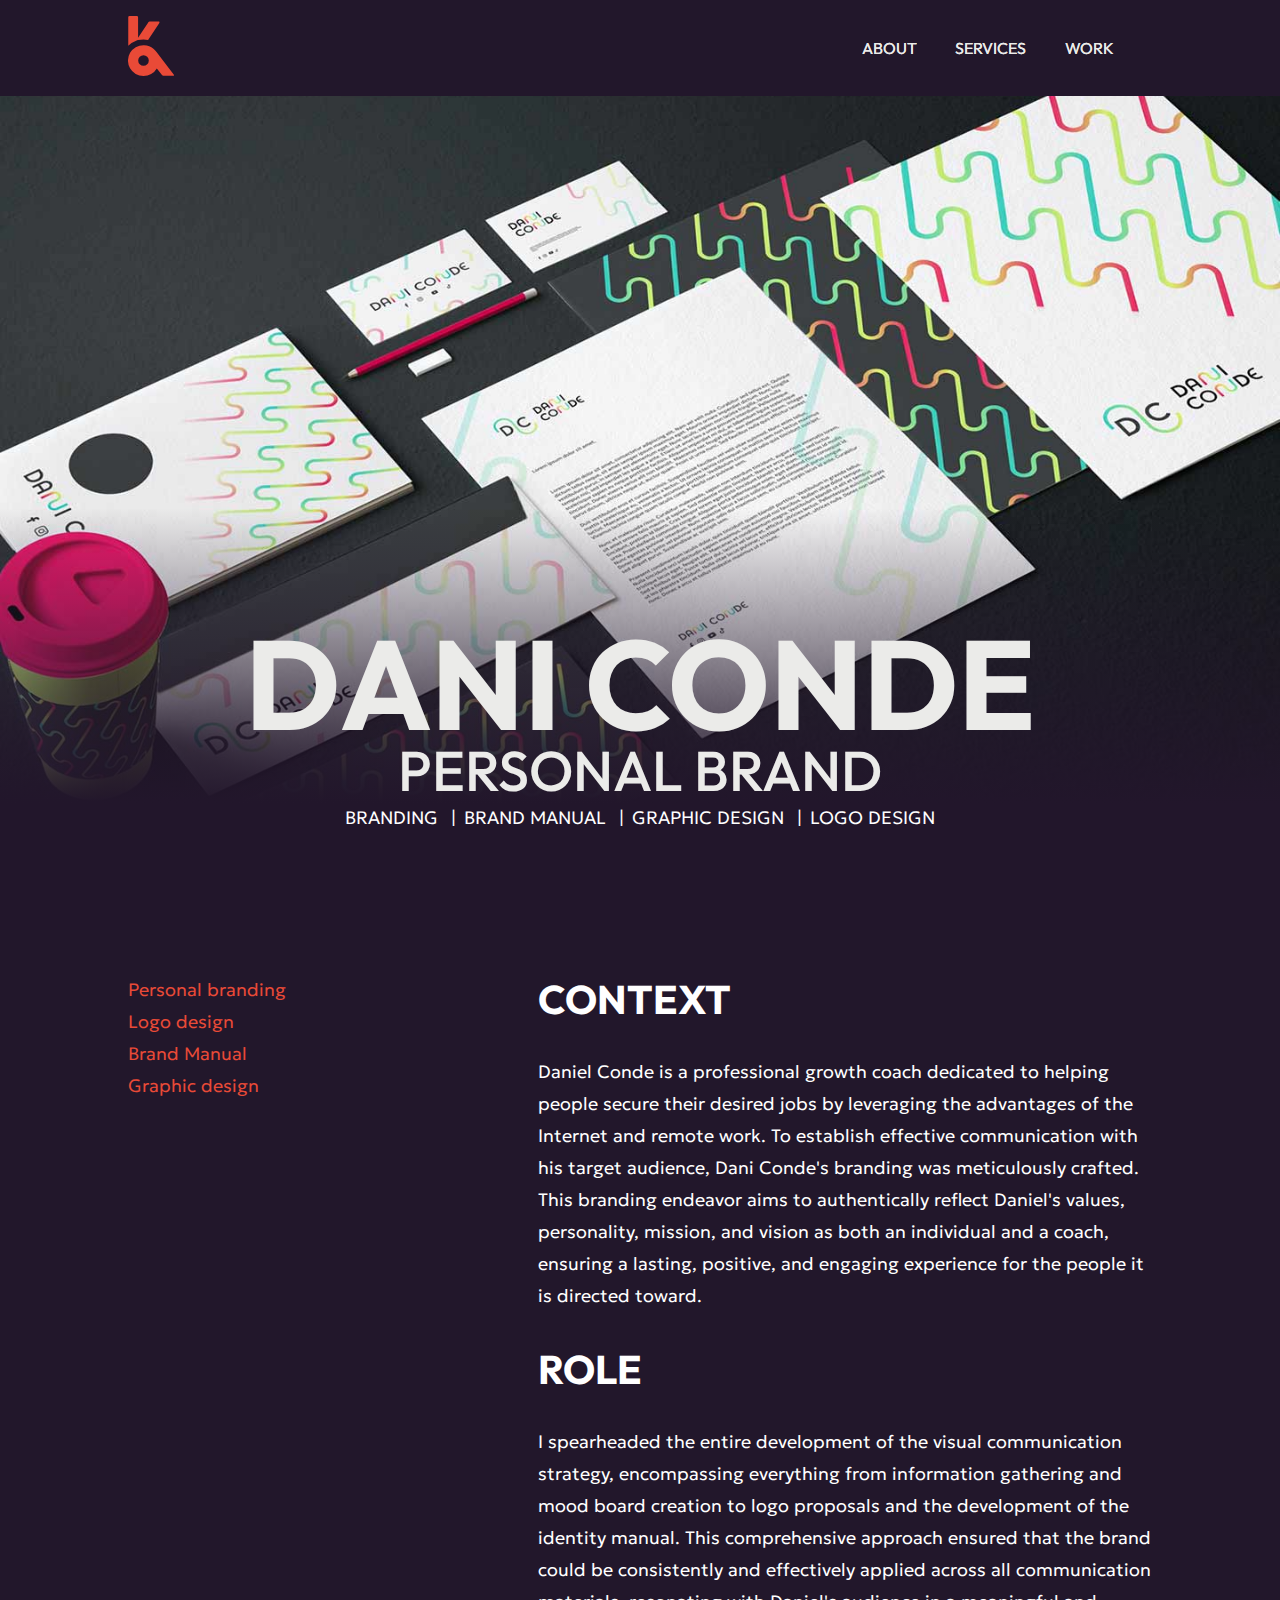
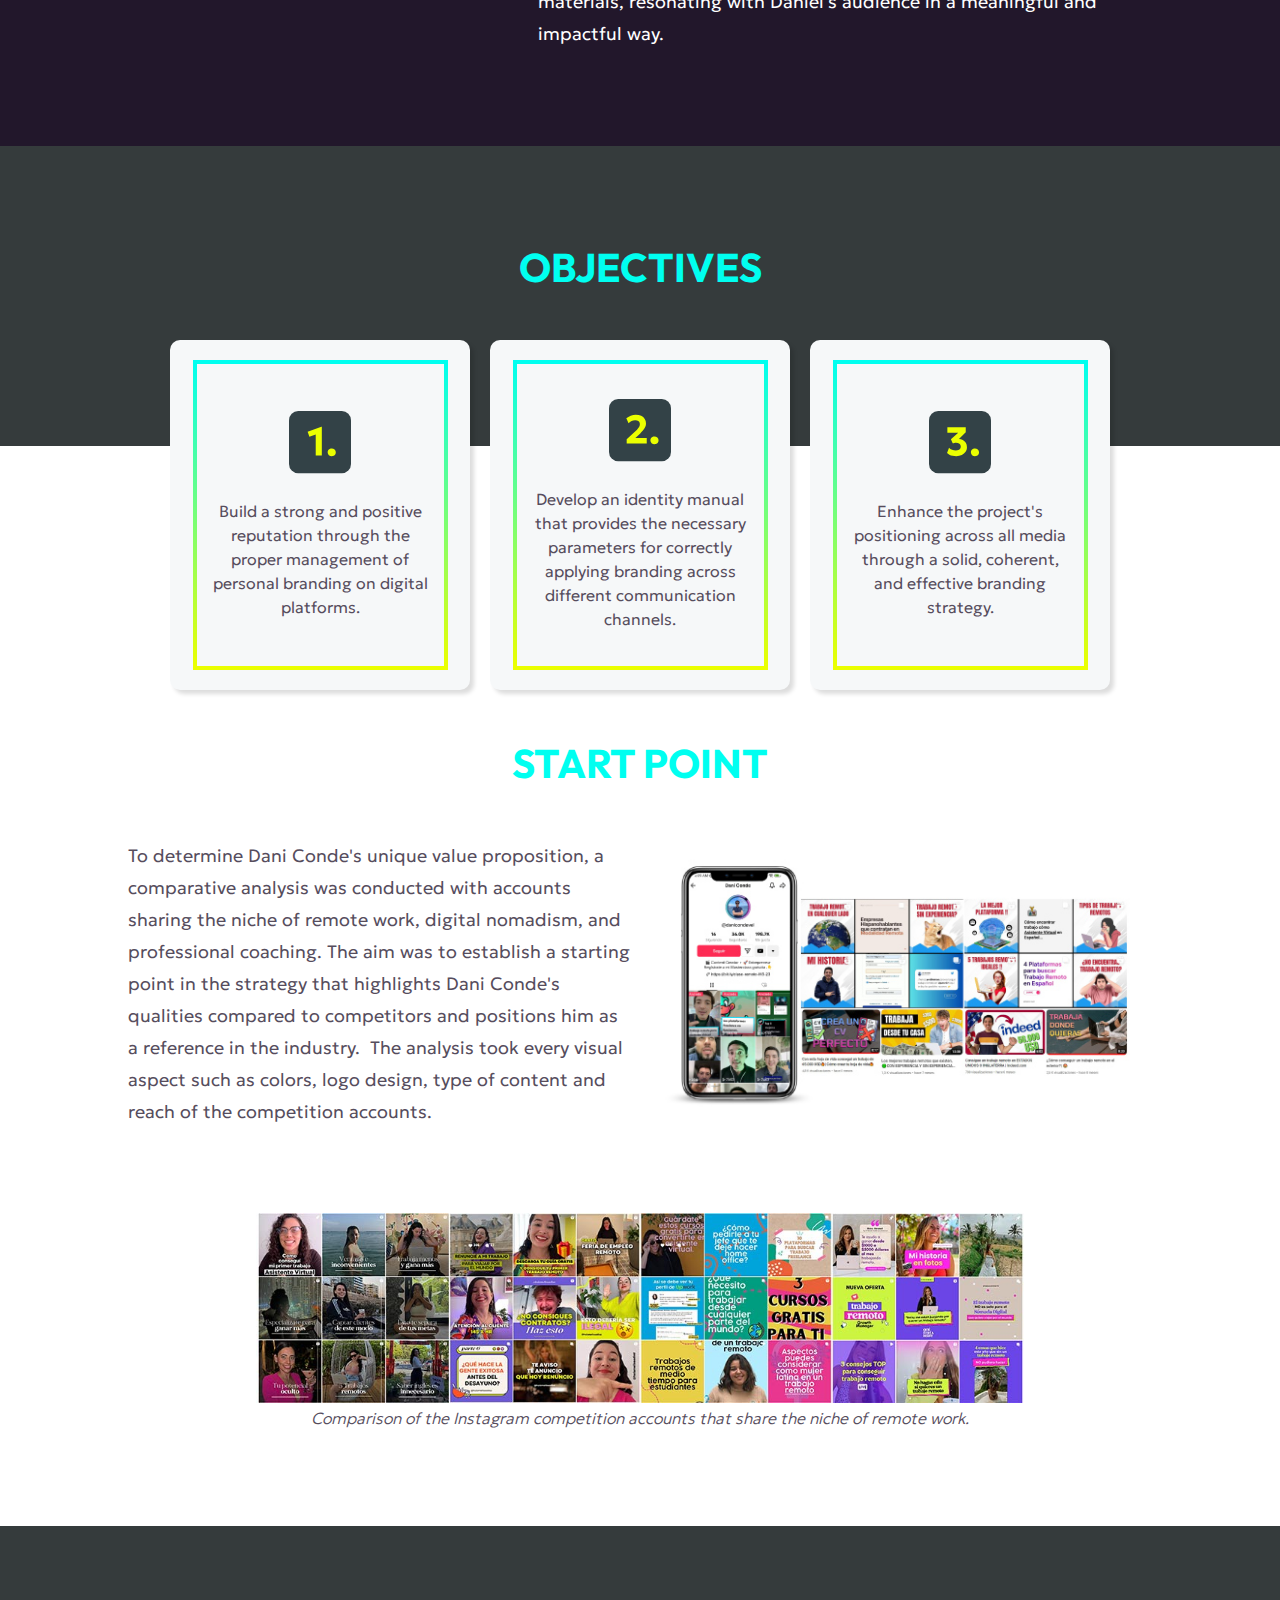
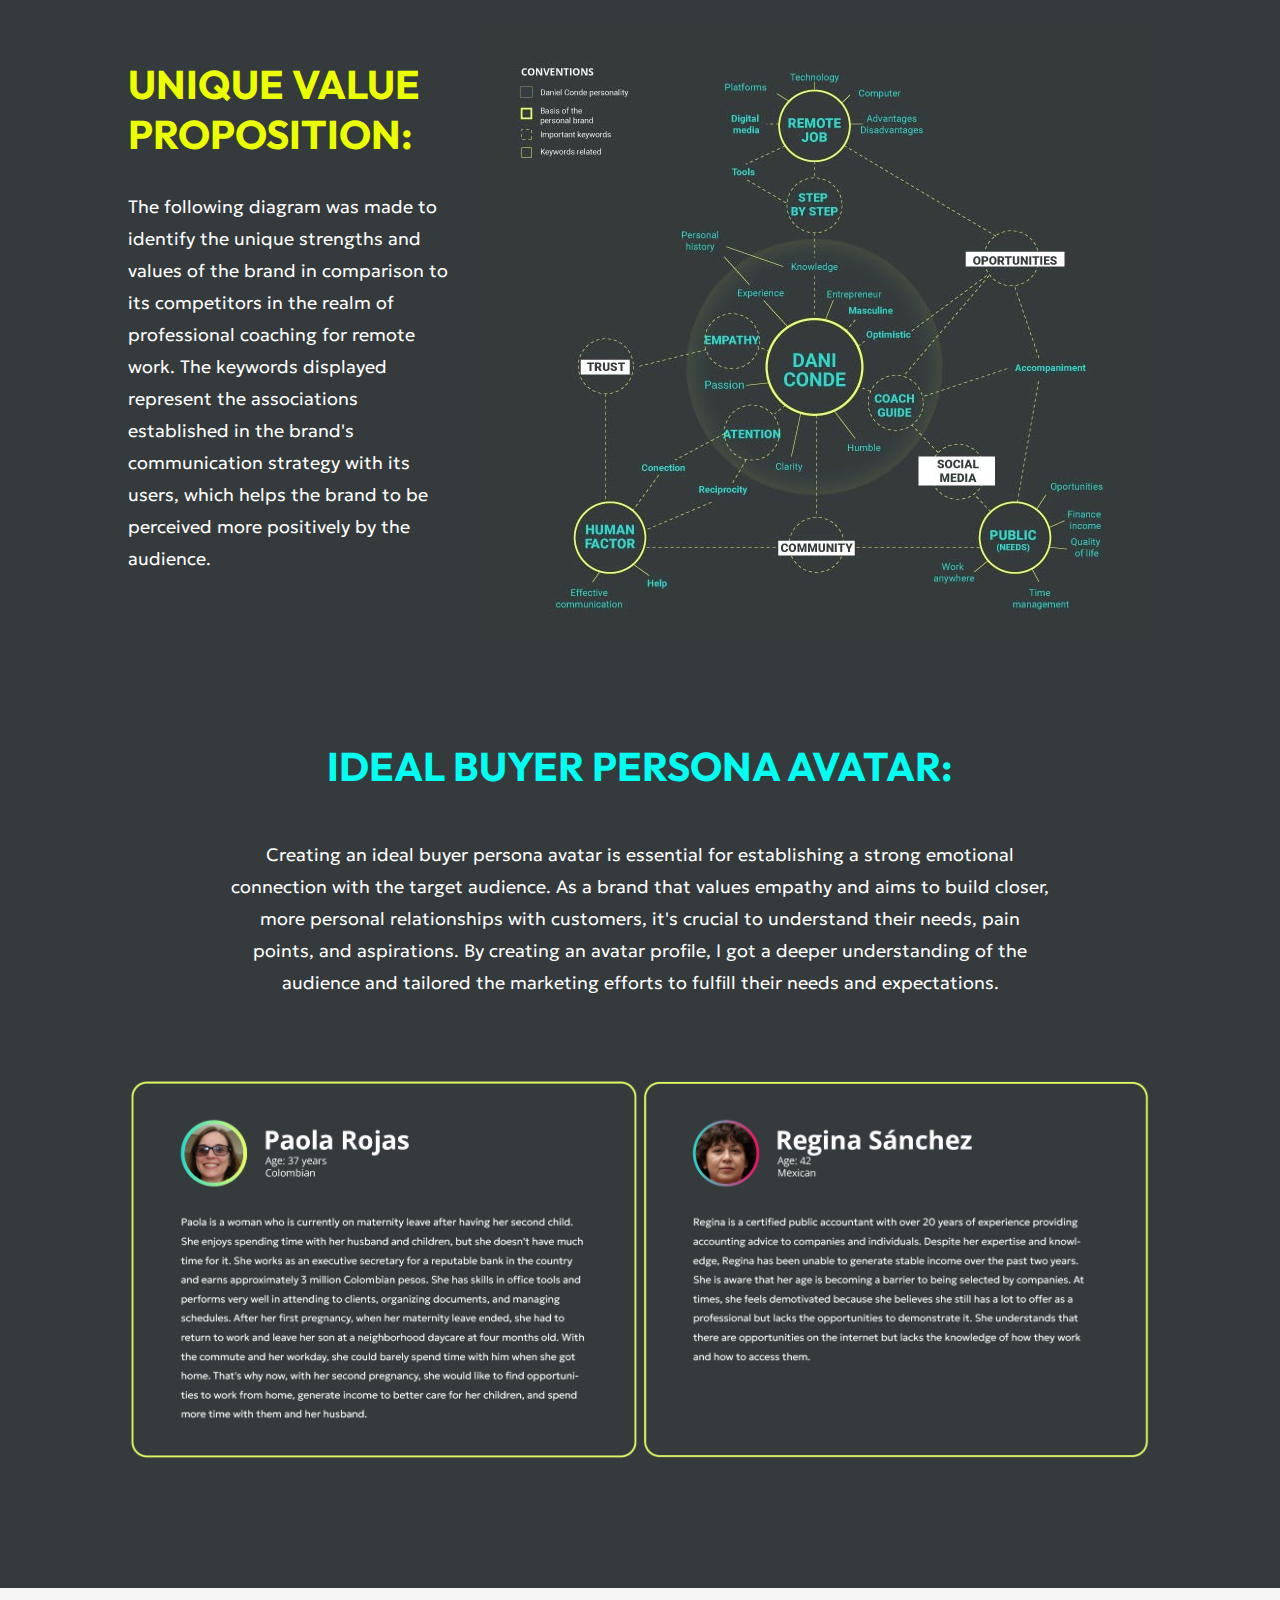
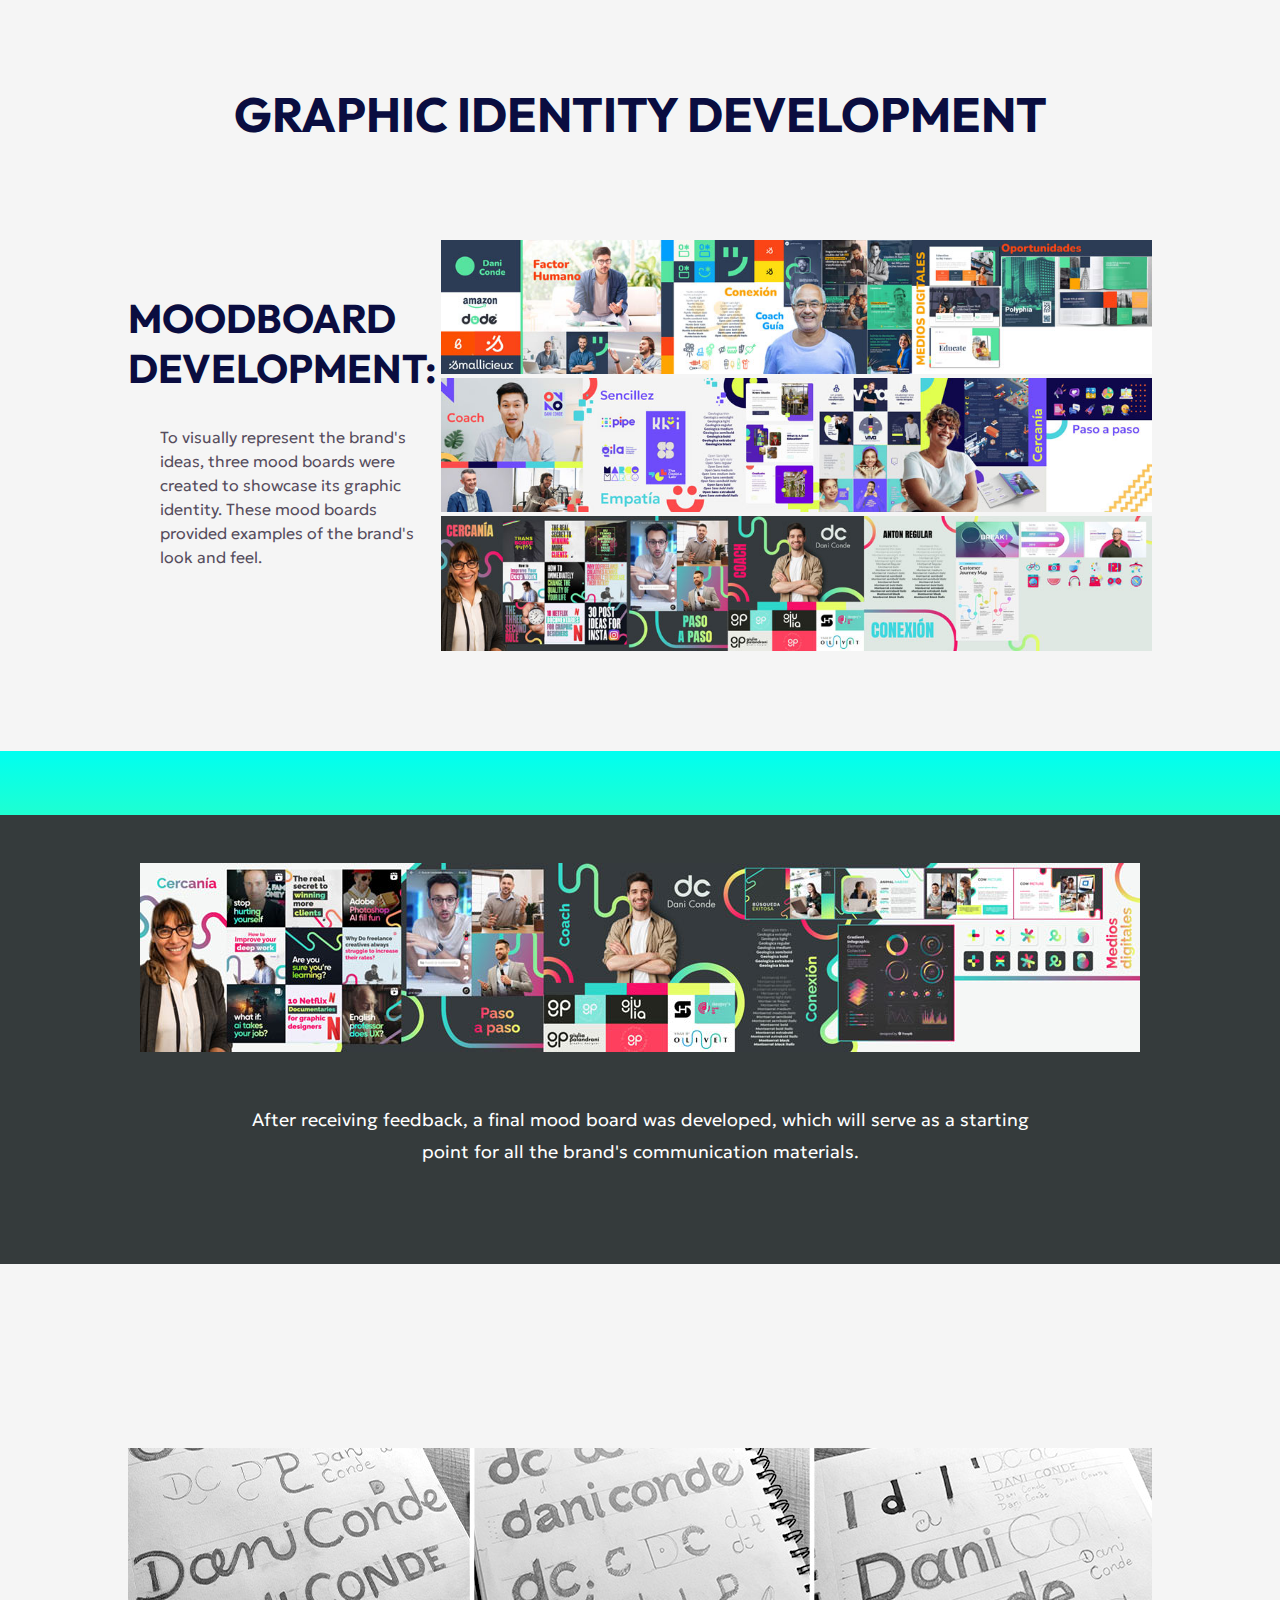
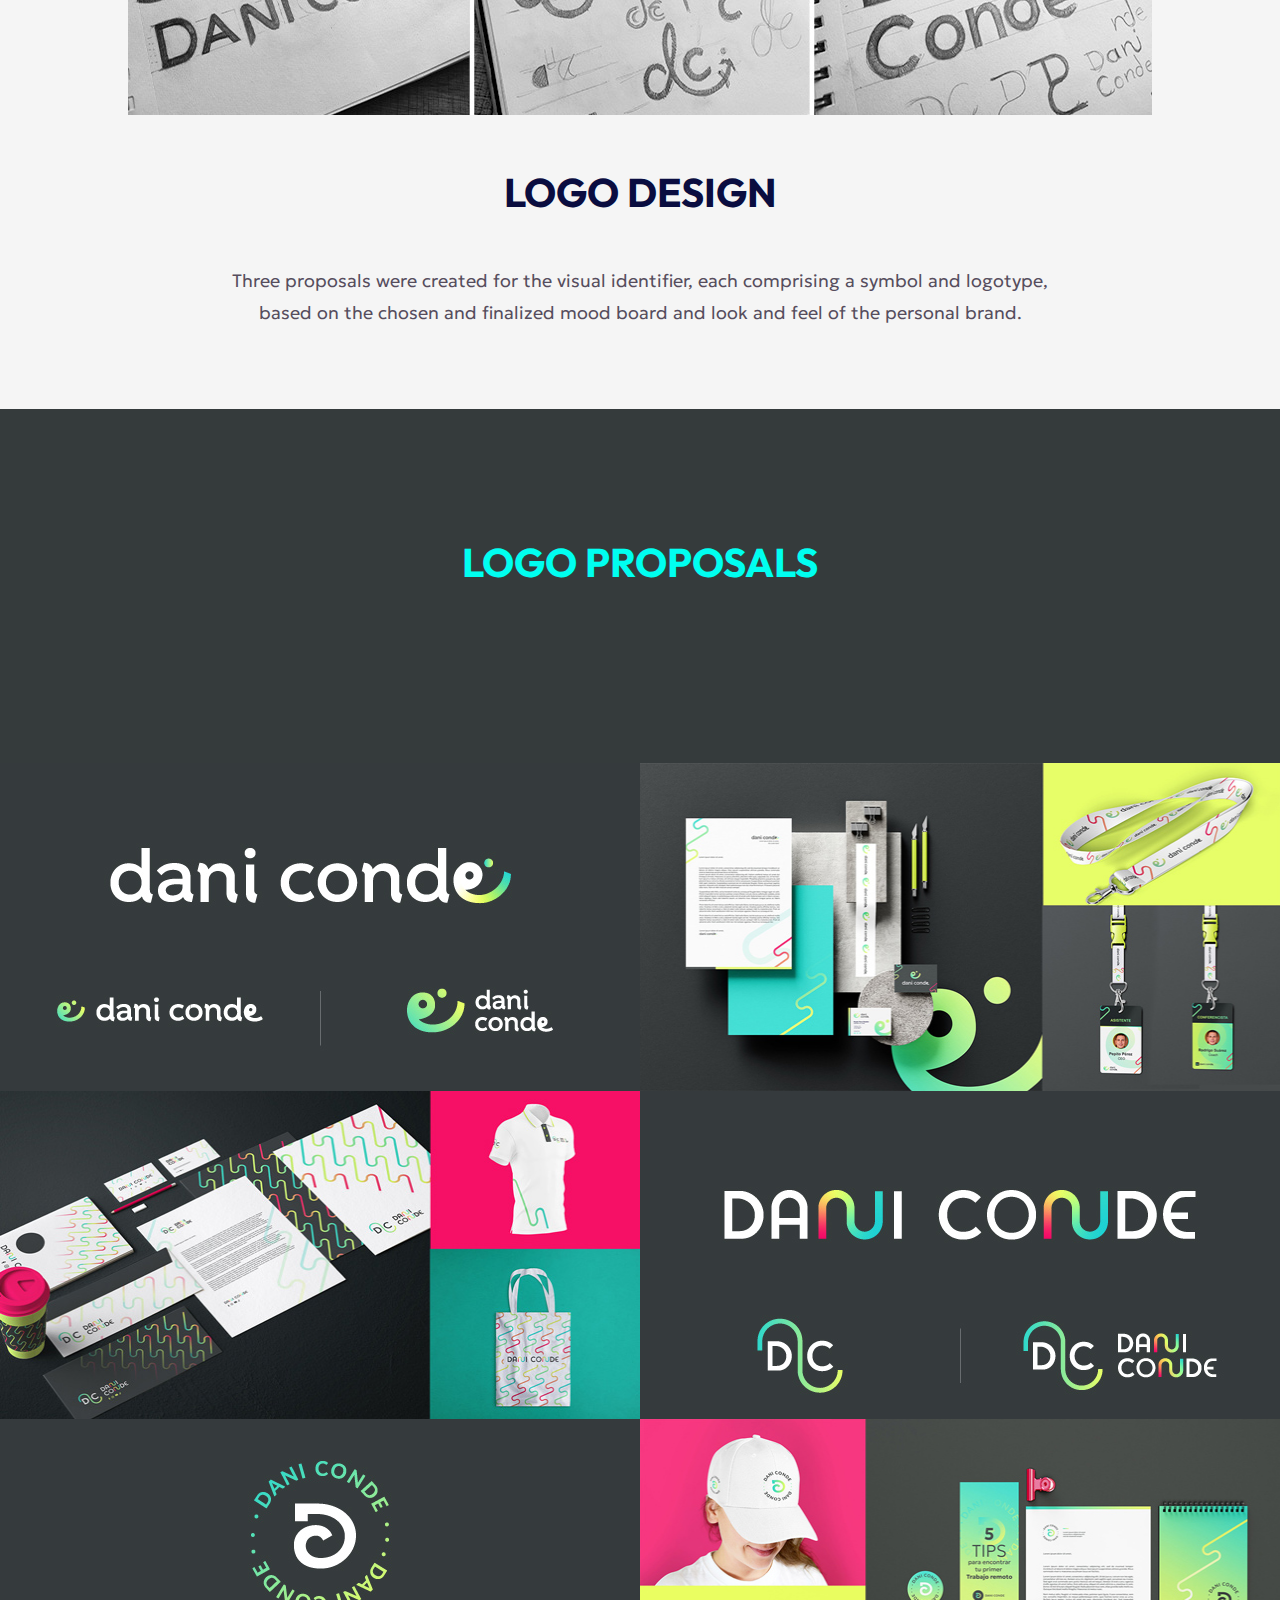
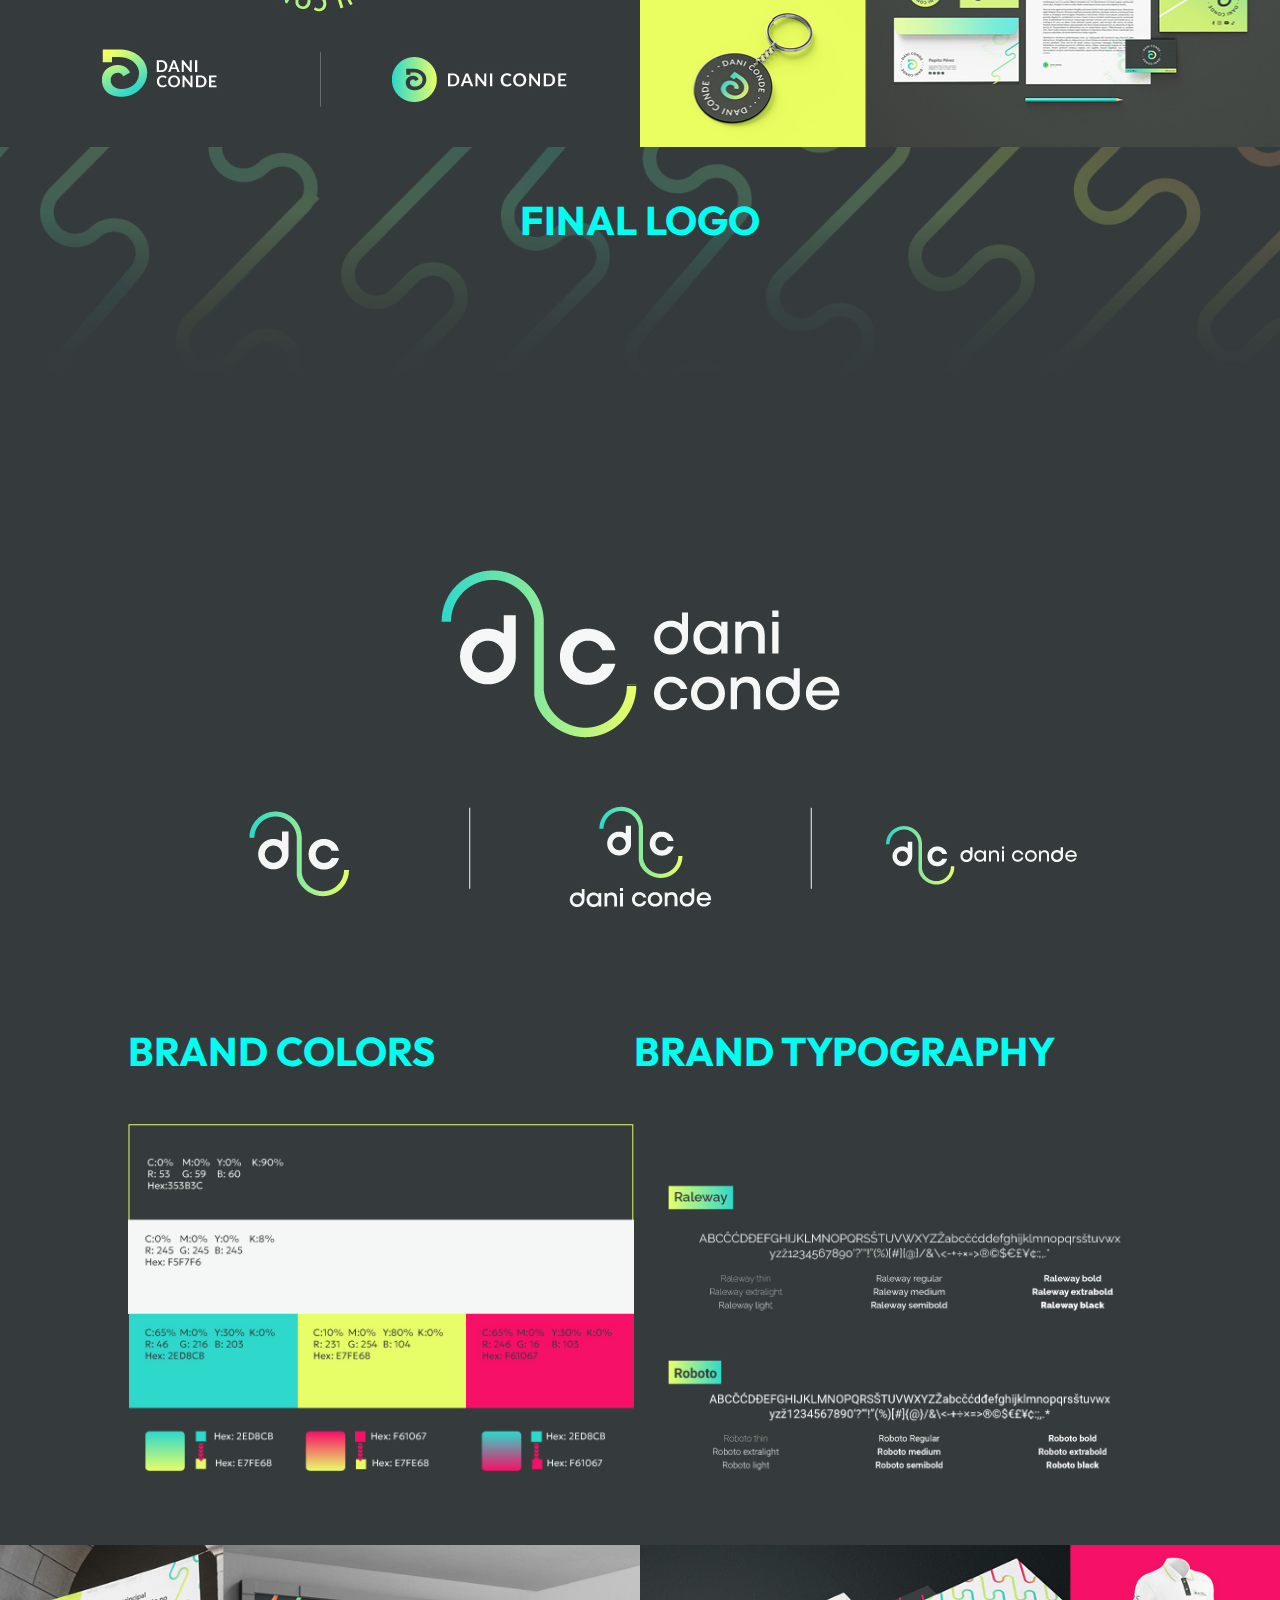
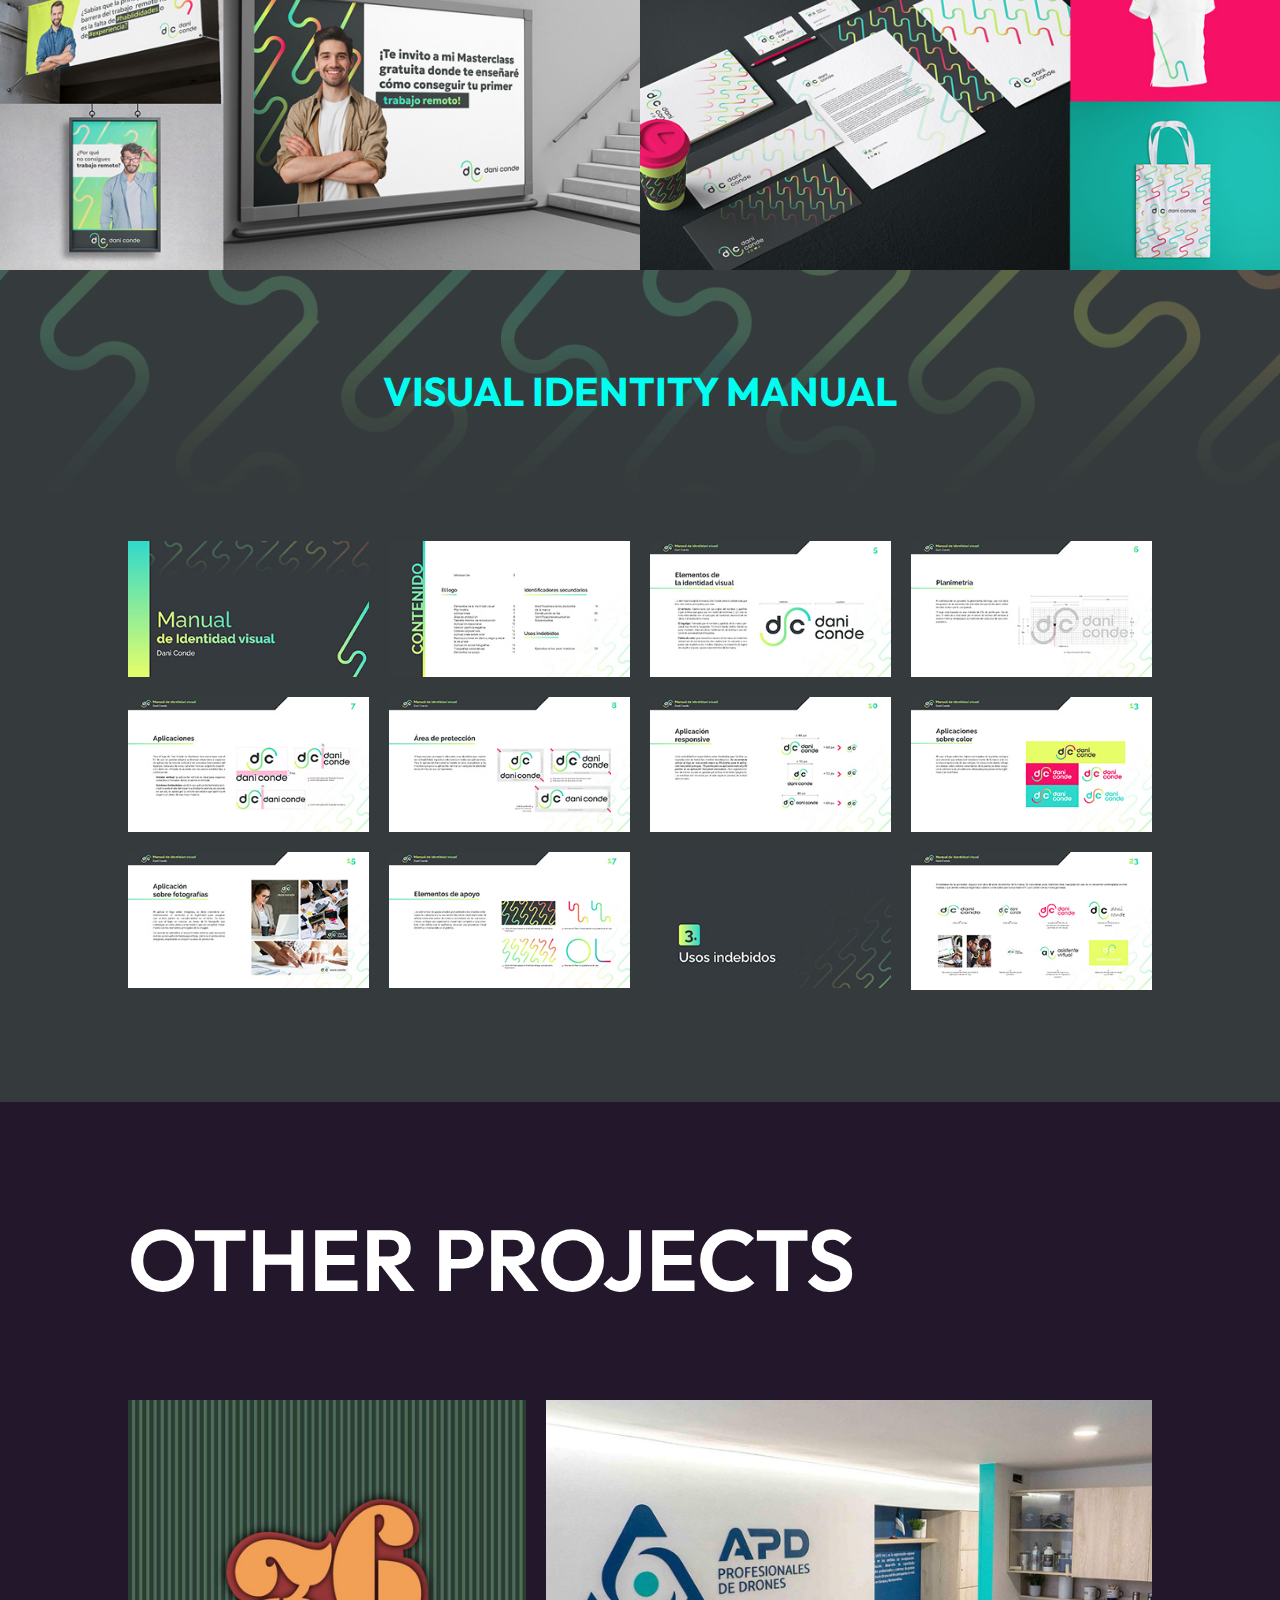
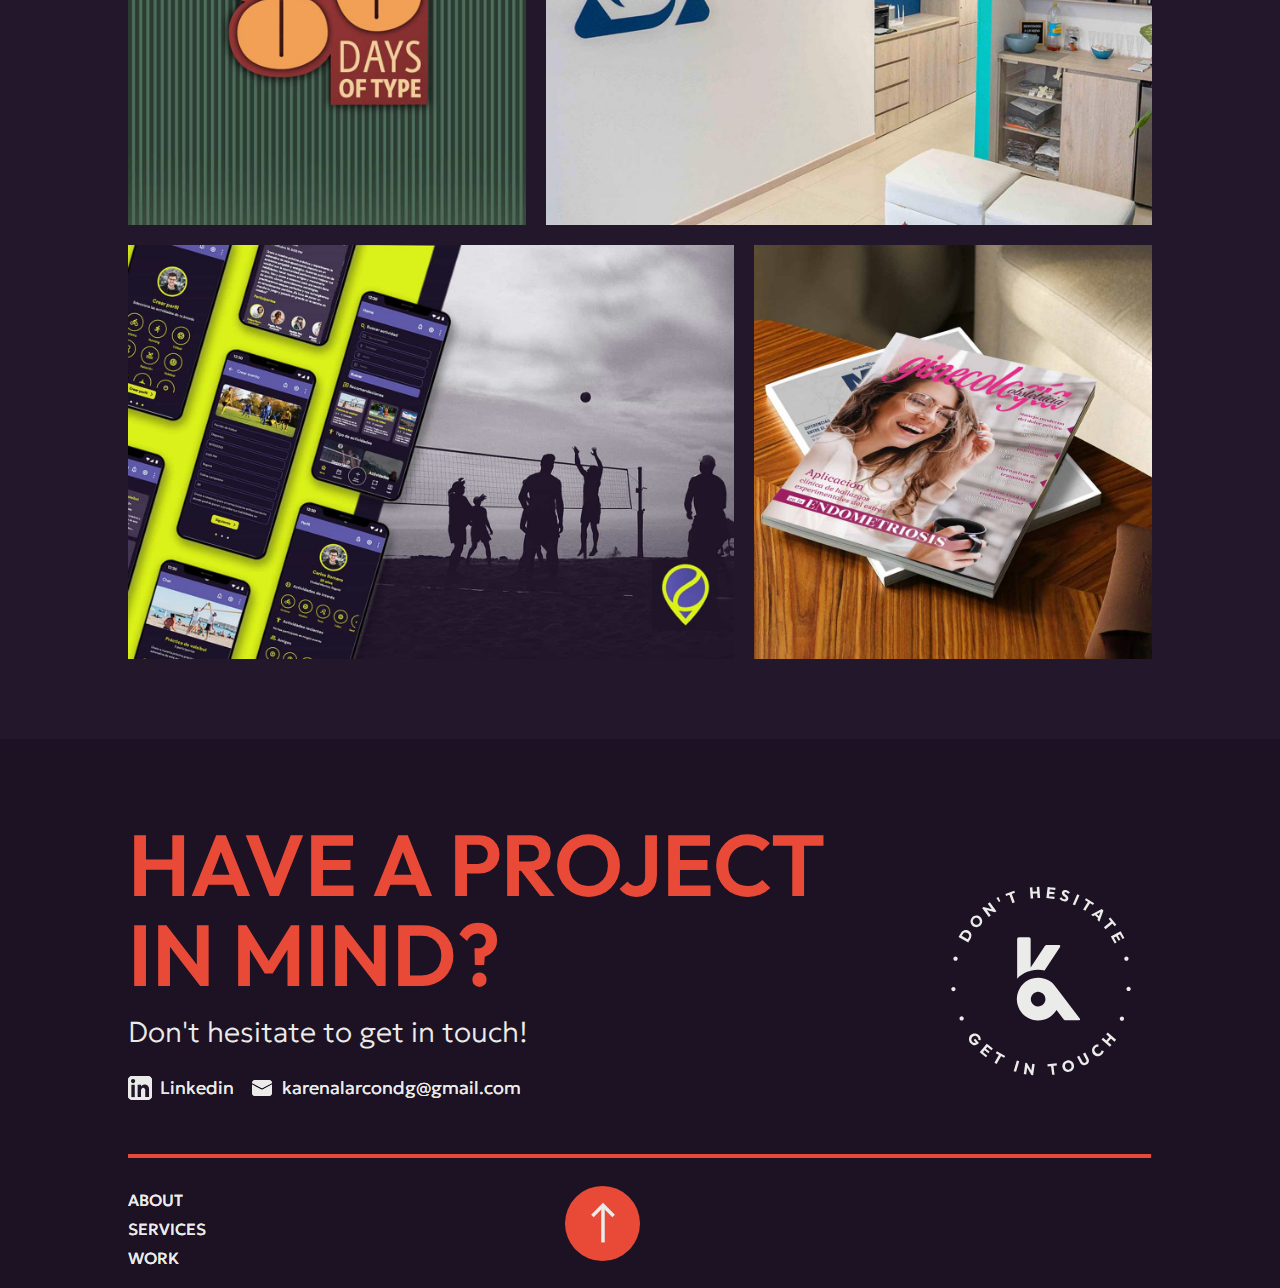
<file: daniConde.html>
<!DOCTYPE html>
<html lang="en">
<head>
    <meta charset="UTF-8">
    <meta name="viewport" content="width=device-width, initial-scale=1.0">
    <title>Daniel Conde Project</title>
    <meta charset="UTF-8">
    <meta name="viewport" content="width=device-width, initial-scale=1.0">
    <title>APD project</title>
    <link rel="stylesheet" href="style.css" />
    <link rel="stylesheet" href="style-projects.css">
    <link rel="stylesheet" href="DC-style.css">
    <link rel="preconnect" href="https://fonts.googleapis.com">
    <link rel="preconnect" href="https://fonts.gstatic.com" crossorigin>
    <link href="https://fonts.googleapis.com/css2?family=Outfit:wght@100..900&display=swap" rel="stylesheet">
    <link rel="preconnect" href="https://fonts.googleapis.com">
    <link rel="preconnect" href="https://fonts.gstatic.com" crossorigin>
    <link href="https://fonts.googleapis.com/css2?family=Geologica:wght@100..900&display=swap" rel="stylesheet">
    <link rel="preconnect" href="https://fonts.googleapis.com">
    <link rel="preconnect" href="https://fonts.googleapis.com">
    <link rel="preconnect" href="https://fonts.gstatic.com" crossorigin>
    <link href="https://fonts.googleapis.com/css2?family=Kaushan+Script&display=swap" rel="stylesheet">
</head>
<body>
    <header>
        <div class="barnav_responsive">
            <div class="mainlogo nav__flex">
                <a href="https://karengd.github.io/KarenGD/index.html"><img src="assets/iconos/ka-icon-cream.svg" alt="ka logo"></a>
                <div onclick=HideNavBarR()> <svg xmlns="http://www.w3.org/2000/svg" height="48" viewBox="0 -960 960 960" width="48" fill="#EBEBE9"><path d="m256-200-56-56 224-224-224-224 56-56 224 224 224-224 56 56-224 224 224 224-56 56-224-224-224 224Z"/></svg> </div>
            </div>
            <nav class="nav__responsive">
                <ul>
                    <div onclick=HideNavBarR()><a href="https://karengd.github.io/KarenGD/about.html"><li>About</li></a></div>
                    <div onclick=HideNavBarR()><a href="https://karengd.github.io/KarenGD/index.html#services"><li>Services</li></a></div>
                    <div onclick=HideNavBarR()><a href="https://karengd.github.io/KarenGD/index.html#work"><li>Work</li></a></div>
                </ul>
            </nav>
        </div>
        <div class="barnav container">
            <a href="index.html">
                <div class="mainlogo">
                    <img src="assets/iconos/ka-icon.svg" alt="ka logo">
                </div>
            </a>
           
            <nav>
                <ul class="nav__center">
                    <a href="https://karengd.github.io/KarenGD/about.html">
                        <li class="hideonmobile link1">About</li>
                        <li class="hideonmobile link2">About</li>
                    </a>
                    <a href="https://karengd.github.io/KarenGD/index.html#services">
                        <li class="hideonmobile link1">Services</li>
                        <li class="hideonmobile link2">Services</li>
                    </a>
                    <a href="https://karengd.github.io/KarenGD/index.html#work">
                        <li class="hideonmobile link1">Work</li>
                        <li class="hideonmobile link2">Work</li>
                    </a>
                    <a href="#"><li onclick=ShowNavBarR()><svg xmlns="http://www.w3.org/2000/svg" height="36    " viewBox="0 -960 960 960" width="36" fill="#EBEBE9"><path d="M120-240v-80h720v80H120Zm0-200v-80h720v80H120Zm0-200v-80h720v80H120Z"/></svg></li></a>
                </ul>
            </nav>
        </div>

    </header>

    <main class="responsive"> 
        <div class="main-background">
            <img class="hideonmobile" src="assets/imgs/DaniConde.jpg" alt="Dani Conde-project">
            <img class="hide-desktop" src="assets/imgs/DC-projectSP.jpg" alt="Dani Conde-project">
        </div>

    <div class="absolute main-position ">
        <div class=" main-info">

            <h1 class="texr-center">
                DANI CONDE
                <span class="h1_subheading block line_height_110 texr-center">Personal brand</span> 
            </h1>
            <div class="subheading_project flex white ">
            <p class="sub-fields">BRANDING</p>
            <p class="sub-fields">BRAND MANUAL</p>
            <p class="sub-fields">GRAPHIC DESIGN</p>
            <p class="">LOGO DESIGN</p>
            </div>
        </div>
    </div>  

</main>


    <section id="Project-about" class="container about-project flex space-between pad_top_bottom">

        <div class="hide">
            <ul>
                <div><li class="design-field"><p>Personal branding</p></li></div>
                <div><li class="design-field"><p>Logo design</p></li></div>
                <div><li class="design-field"><p>Brand Manual</p></li></div>
                <div><li class="design-field"><p>Graphic design</p></li></div>
            </ul>
        </div>

        <div class="col-sixty">
            <h4>Context</h4>
            <p class="p_bottom white">Daniel Conde is a professional growth coach dedicated to helping people secure their desired jobs by leveraging the advantages of the Internet and remote work. To establish effective communication with his target audience, Dani Conde's branding was meticulously crafted. This branding endeavor aims to authentically reflect Daniel's values, personality, mission, and vision as both an individual and a coach, ensuring a lasting, positive, and engaging experience for the people it is directed toward.</p>

            <h4>Role</h4>
            <p class="white">I spearheaded the entire development of the visual communication strategy, encompassing everything from information gathering and mood board creation to logo proposals and the development of the identity manual. This comprehensive approach ensured that the brand could be consistently and effectively applied across all communication materials, resonating with Daniel's audience in a meaningful and impactful way.</p>
        </div>

    </section>

    <section class="objectives relative container_top_bottom">
        <div class="container">
            <h4 class="relative container_top_bottom">Objectives</h4>
            <div class="objective-info relative m-auto texr-center hideonmobile">
                <div class="objective-box">
                    <div class="line-box">
                        <img class="pad-icon-dc" src="assets/iconos/DC-icon-1.svg" alt="1-icon">
                        <p class="p-challenge pad-box gray">Build a strong and positive reputation through the proper management of personal branding on digital platforms.</p>    
                    </div>
                </div>
                <div class="objective-box">
                    <div class="line-box">
                        <img class="pad-icon-dc" src="assets/iconos/DC-icon-2.svg" alt="2-icon">
                        <p class="p-challenge pad-box gray">Develop an identity manual that provides the necessary parameters for correctly applying branding across different communication channels.</p>
                        </div>
                </div>
                <div class="objective-box">
                    <div class="line-box">
                        <img class="pad-icon-dc"  src="assets/iconos/DC-icon-3.svg" alt="3-icon">
                        <p class="p-challenge pad-box gray">Enhance the project's positioning across all media through a solid, coherent, and effective branding strategy.</p>
                    </div>

                </div>

            </div>
            <div class="hide-desktop">
                <div class="flex p_bottom dc-top-pad">
                    <img class="pad-icon-dc" src="assets/iconos/DC-icon-1.svg" alt="1-icon">
                    <p class="p-challenge pad-box gray">Build a strong and positive reputation through the proper management of personal branding on digital platforms.</p>        
                </div>
                <div class="flex p_bottom">
                    <img class="pad-icon-dc" src="assets/iconos/DC-icon-2.svg" alt="2-icon">
                    <p class="p-challenge pad-box gray">Develop an identity manual that provides the necessary parameters for the correct application of branding across different communication channels.</p>    
                </div>
                <div class="flex p_bottom">
                    <img class="pad-icon-dc"  src="assets/iconos/DC-icon-3.svg" alt="3-icon">
                    <p class="p-challenge pad-box gray">Enhance the project's positioning across all media through a solid, coherent, and effective branding strategy.</p>
    
                </div>

            </div>

            <div class="start">
                <h4 class="container_top_bottom dark-blue">start point</h4>
                <div class="grid twelve-columns-grid m-auto vertical-center gap justify-center p_bottom">
                    <div class="six-fr">
                        <p class="gray ">To determine Dani Conde's unique value proposition, a comparative analysis was conducted with accounts sharing the niche of remote work, digital nomadism, and professional coaching. The aim was to establish a starting point in the strategy that highlights Dani Conde's qualities compared to competitors and positions him as a reference in the industry.  The analysis took every visual aspect such as colors, logo design, type of content and reach of the competition accounts.
                            </p>
                    </div> 
                    <img class="six-fr" src="assets/imgs/DC-before.jpg" alt="Dani Conde account before">
    
                </div>
                
            </div>
        
            <div class="container_top_bottom m-auto texr-center" >
                <img class="hideonmobile dc-accounts-ig" src="assets/imgs/DC-accountsIG.jpg" alt="similar accounts to Dani Conde on IG">
                <img class="hide-desktop texr-center m-auto p_bottom" src="assets/imgs/DC-accountsIG-SP.jpg" alt="">
                <p class="caption p-italic gray">Comparison of the Instagram competition accounts that share the niche of remote work.</p>
    
            </div>
        
        </div>
        <div class="layer-black absolute"></div>
        

    </section>

    <section id="strategy" class="strategy dc-black container_top_bottom ">
        <div class="container flex vertical-center m-auto justify-center cd-gap-upv container_top_bottom">
            <div class="grid twelve-columns-grid gap vertical-center">
                <div class="four-fr">
                    <h4 class="dc-h-yellow">Unique Value Proposition:</h4>
                    <p class="white p_bottom">The following diagram was made to identify the unique strengths and values of the brand in comparison to its competitors in the realm of professional coaching for remote work. The keywords displayed represent the associations established in the brand's communication strategy with its users, which helps the brand to be perceived more positively by the audience.</p>    
                </div>
                <div class="eight-fr texr-center">
                    <img src="assets/imgs/DC-keywords.jpg" alt="Daniel Conde keywords">
    
                </div>
            </div>
            
        </div>
        <div class="container m-auto justify-center texr-center">
            <h4 class=" dc-h-cian container_top_bottom">Ideal Buyer Persona Avatar:</h4>
            <p class="white dc-width-bp m-auto p_bottom">Creating an ideal buyer persona avatar is essential for establishing a strong emotional connection with the target audience. As a brand that values empathy and aims to build closer, more personal relationships with customers, it's crucial to understand their needs, pain points, and aspirations. By creating an avatar profile, I got a deeper understanding of the audience and tailored the marketing efforts to fulfill their needs and expectations.</p>
            <div class="flex container_top_bottom">
                <img class="half-with p_bottom" src="assets/imgs/DC-user-persona-02-02.png" alt="User persona Dani Conde">
                <img class="half-with p_bottom" src="assets/imgs/DC-user-persona-02-03.png" alt="User persona Dani Conde">
            </div>
        </div>

    </section>

    <section id="development" class="Moodboard bg-white">
        <div class="container container_top_bottom">
            <h2 class="dc-htwo texr-center container_top_bottom dark-blue">Graphic Identity Development</h2>
            <div class="container_top_bottom grid ten-columns-grid gap vertical-center">
                <div class="three-fr">
                    <h4 class="dark-blue">Moodboard Development:</h4>
                    <p class="p-challenge left-margin gray p_bottom">To visually represent the brand's ideas, three mood boards were created to showcase its graphic identity. These mood boards provided examples of the brand's look and feel.</p>    
                </div>
                <div class="seven-fr">
                    <img src="assets/imgs/dc-moodboard-01.jpg" alt="">
                    <img src="assets/imgs/dc-moodboard-02.jpg" alt="">
                    <img src="assets/imgs/dc-moodboard-03.jpg" alt="">
                </div>
            </div>

           
        </div>
            <div class="relative">
                <div class="layer-black-moodboard">
                    <div class="m-auto texr-center ">
                        <img src="assets/imgs/dc-moodboard-final.jpg" alt="">
                        <p class="white dc-width-bp m-auto container_top_bottom">After receiving feedback, a final mood board was developed, which will serve as a starting point for all the brand's communication materials.</p>    
                    </div>
                </div>
                <div class="layer-gradient absolute"></div>

            </div>


        
        </section>

        <section id="sketches">
            <div class="sketches-dc bg-white m-auto">
                <div class="container texr-center container_top_bottom">
                    <img class="hideonmobile" src="assets/imgs/DC-logo-sketches.jpg" alt="">
                    <img class="hide-desktop m-auto" src="assets/imgs/DC-logo-sketchesSP.jpg" alt="">
        
                    <h4 class="texr-center container_top_bottom dark-blue">LOGO DESIGN</h4>
                    <p class="dc-width-bp texr-center m-auto p_bottom gray">Three proposals were created for the visual identifier, each comprising a symbol and logotype, based on the chosen and finalized mood board and look and feel of the personal brand.</p>
    
                </div>
    
            </div>
        </section>

    <section id="logo" class="dc-black p_bottom">
       
            <h4 class="texr-center dc-h-cian container_top_bottom vertical-center dc-top-pad">LOGO PROPOSALS</h4>
            <div class="dc-top-pad">
                <div class="flex">
                    <img class="half-with" src="assets/imgs/dc-logo-prop01.jpg" alt="Logo proposal one">
                    <img class="half-with" src="assets/imgs/dc-mockups-01.jpg" alt="Logo proposal one">    
                </div>
                <div class="flex">
                    <img class="half-with hideonmobile" src="assets/imgs/dc-mockup-02.jpg" alt="Logo proposal one">
                    <img class="half-with hideonmobile" src="assets/imgs/dc-logo-prop02.jpg" alt="Logo proposal one">
                   
                    <img class="half-with hide-desktop" src="assets/imgs/dc-logo-prop02.jpg" alt="Logo proposal one">
                    <img class="half-with hide-desktop" src="assets/imgs/dc-mockup-02.jpg" alt="Logo proposal one">

                </div>
                <div class="flex">
                    <img class="half-with" src="assets/imgs/dc-logo-prop.jpg" alt="Logo proposal one">
        
                    <img class="half-with" src="assets/imgs/dc-mockup-03.jpg" alt="Logo proposal one">
        
                </div>
    
            </div>

        </div>
        
        <div class="bg-dc-texture texr-center vertical-center">
            <h4 class="dc-h-cian vertical-center container_top_bottom">FINAL LOGO </h4>
        </div>
        <div class="dc-top-pad">
            <div class="container m-auto texr-center p_bottom">
                <img src="assets/imgs/DC-final-logo.jpg" alt="">
            </div>
            <div class="container flex p_bottom">
                <div class="half-with">
                    <h4 class="dc-h-cian container_top_bottom" >brand colors</h4>
                    <img src="assets/imgs/DC-brand-colors.jpg" alt="">
                </div>
                <div class="half">
                    <h4 class="dc-h-cian container_top_bottom">BRAND TYPOGRAPHY</h4>
                    <img src="assets/imgs/DC-brand-type.jpg" alt="">
                </div>
            </div>
          
            <div class="flex">
                <img class="half-with" src="assets/imgs/dc-logo-mockup-01.jpg" alt="">
                <img class="half-with" src="assets/imgs/dc-logo-mockup-02.jpg" alt="">
        
            </div>
    
        </div>
        
        <div class="p_bottom">
            <div class="bg-dc-texture container_top_bottom">
                <h4 class="dc-h-cian texr-center vertical-center container_top_bottom">VISUAL IDENTITY MANUAL</h4>
            </div>
    
            <div class="grid     four-columns-grid gap margin-both m-auto container_top_bottom">
                <img src="assets/imgs/DC-manual-01.jpg" alt="">
                <img src="assets/imgs/DC-manual-02.jpg" alt="">
                <img src="assets/imgs/DC-manual-03.jpg" alt="">
                <img src="assets/imgs/DC-manual-04.jpg" alt="">
                <img src="assets/imgs/DC-manual-05.jpg" alt="">
                <img src="assets/imgs/DC-manual-06.jpg" alt="">
                <img src="assets/imgs/DC-manual-07.jpg" alt="">
                <img src="assets/imgs/DC-manual-08.jpg" alt="">
                <img src="assets/imgs/DC-manual-09.jpg" alt="">
                <img src="assets/imgs/DC-manual-10.jpg" alt="">
                <img src="assets/imgs/DC-manual-11.jpg" alt="">
                <img src="assets/imgs/DC-manual-12.jpg" alt="">
            </div>
    

        </div>

    </section>

    <section id="other-projects">
        <div class="container container_top_bottom">
            <h3 class="hthree white pad_top_bottom">Other projects</h3>
            <div class="grid ten-columns-grid gap p_bottom">
                <div class="info-project four-fr relative white overflow-hidden">
                    <img src="assets/imgs/36DaysOfType.jpg" alt="">
                    <div class="project__info absolute">
                        <h3>36 Days of type</h3>
                        <p>Take part in the 36 Days of Type challenge, utilizing a range of graphic techniques to design and experiment with each letter of the alphabet within 36 days.</p>
                        <a href="https://karengd.github.io/KarenGD/36Days.html">
                            <div class="bt-project__info">
                                <p>View project</p> 
                                <svg xmlns="http://www.w3.org/2000/svg" xmlns:xlink="http://www.w3.org/1999/xlink" x="0px" y="0px"
                                    width="20px" viewBox="0 0 13 13"  fill="white" xml:space="preserve">
                                <polygon class="st0" points="10.5,12.5 0.5,12.5 0.5,2.5 5.5,2.5 5.5,3.5 1.5,3.5 1.5,11.5 9.5,11.5 9.5,7 10.5,7 "/>
                                <path class="st0" d="M12,0.5H7.5C7.2,0.5,7,0.7,7,1s0.2,0.5,0.5,0.5h3.3L5.7,6.6l0.7,0.7l5.1-5.1v3.3C11.5,5.8,11.7,6,12,6
                                    c0.3,0,0.5-0.2,0.5-0.5V1C12.5,0.7,12.3,0.5,12,0.5z"/>
                                </svg>
                            </div>
                        </a>
                    </div>
                </div>
            
                <div class="info-project six-fr relative white overflow-hidden">
                    <img src="assets/imgs/APD.jpg" alt="">
                     <div class="project__info absolute">
                         <h3>APD PROFESIONALES DE DRONES</h3>
                         <p>Propose branding strategies and rejuvenate the visual identity of the company, enhancing positioning and messaging to cultivate a stronger brand perception.</p>
                         <a href="https://karengd.github.io/KarenGD/apd.html">
                            <div class="bt-project__info">
                                <p>View project  </p> 
                                <svg xmlns="http://www.w3.org/2000/svg" xmlns:xlink="http://www.w3.org/1999/xlink" x="0px" y="0px"
                                        width="20px" viewBox="0 0 13 13"  fill="white" xml:space="preserve">
                                <polygon class="st0" points="10.5,12.5 0.5,12.5 0.5,2.5 5.5,2.5 5.5,3.5 1.5,3.5 1.5,11.5 9.5,11.5 9.5,7 10.5,7 "/>
                                <path class="st0" d="M12,0.5H7.5C7.2,0.5,7,0.7,7,1s0.2,0.5,0.5,0.5h3.3L5.7,6.6l0.7,0.7l5.1-5.1v3.3C11.5,5.8,11.7,6,12,6
                                        c0.3,0,0.5-0.2,0.5-0.5V1C12.5,0.7,12.3,0.5,12,0.5z"/>
                                </svg>
                            </div>
                        </a>
                     </div>
                 </div>
                
                 <div class="info-project six-fr relative white overflow-hidden">
                    <img src="assets/imgs/Dl-app-portada.jpg" alt="">
                    <div class="project__info absolute">
                         <h3>"DEPORTE LOCAL" APP</h3>
                         <p>Case study of 'Deporte Local', the app empowering sports enthusiasts to organize events, competitions, and groups across Bogotá city.</p>
                         <a href="https://karengd.github.io/KarenGD/deporte%20local%20app.html"><div class="bt-project__info">
                            <p>View project  </p> 
                             <svg xmlns="http://www.w3.org/2000/svg" xmlns:xlink="http://www.w3.org/1999/xlink" x="0px" y="0px"
                                    width="20px" viewBox="0 0 13 13"  fill="white" xml:space="preserve">
                             <polygon class="st0" points="10.5,12.5 0.5,12.5 0.5,2.5 5.5,2.5 5.5,3.5 1.5,3.5 1.5,11.5 9.5,11.5 9.5,7 10.5,7 "/>
                             <path class="st0" d="M12,0.5H7.5C7.2,0.5,7,0.7,7,1s0.2,0.5,0.5,0.5h3.3L5.7,6.6l0.7,0.7l5.1-5.1v3.3C11.5,5.8,11.7,6,12,6
                                    c0.3,0,0.5-0.2,0.5-0.5V1C12.5,0.7,12.3,0.5,12,0.5z"/>
                             </svg>
                         </div>
                        </a>
                     </div>
                 </div>
                

                 <div class="info-project four-fr relative white overflow-hidden">
                    <img src="assets/imgs/Gem.jpg" alt="">
                    <div class="project__info absolute">
                        <h3>GEM Publishing house</h3>
                        <p>Develop visually compelling designs for digital and print magazines, aimed at enhancing customers' comprehension of health and wellbeing information.</p>
                        <a href="https://karengd.github.io/KarenGD/gem.html">
                            <div class="bt-project__info">
                                <p>View project</p> 
                                <svg xmlns="http://www.w3.org/2000/svg" xmlns:xlink="http://www.w3.org/1999/xlink" x="0px" y="0px"
                                    width="20px" viewBox="0 0 13 13"  fill="white" xml:space="preserve">
                                <polygon class="st0" points="10.5,12.5 0.5,12.5 0.5,2.5 5.5,2.5 5.5,3.5 1.5,3.5 1.5,11.5 9.5,11.5 9.5,7 10.5,7 "/>
                                <path class="st0" d="M12,0.5H7.5C7.2,0.5,7,0.7,7,1s0.2,0.5,0.5,0.5h3.3L5.7,6.6l0.7,0.7l5.1-5.1v3.3C11.5,5.8,11.7,6,12,6
                                    c0.3,0,0.5-0.2,0.5-0.5V1C12.5,0.7,12.3,0.5,12,0.5z"/>
                                </svg>
                            </div>
                        </a>
                    </div>
                </div>
            </div>
        </div>
    </section>

    <footer>

        <div class="container">
            <div class="toptittle">
                <div class="colone">

                    <h3 class="hthree">Have a project
                        <br>in mind?</h3>
                    <p class="sub">Don't hesitate to get in touch!</p>
                        <div class="contact-socialmedia">
                            <div class="contact">
                                    <a href="https://www.linkedin.com/in/karen-alarcon-gd/" target="_blank">                        
                                        <img class="socialmediaicon link1" src="assets/iconos/14-linkedin.svg" alt="Linkedin-icon">
                                        <img class="socialmediaicon link2" src="assets/iconos/14-linkedin.svg" alt="Linkedin-icon">
                                        <p class="link1">Linkedin</p>
                                        <p class="link3">Linkedin</p>
                                    </a>
                            </div>
                            
                            <div class="contact">
                                <a href="mailto:karenalarcondg@gmail.com">                        
                                    <img class="socialmediaicon link1" src="assets/iconos/mail.svg" alt="mail-icon">
                                    <img class="socialmediaicon link2" src="assets/iconos/mail.svg" alt="mail-icon">
                                    <p class="link1">karenalarcondg@gmail.com</p>
                                    <p class="link3">karenalarcondg@gmail.com</p>
                                </a>
                            </div>
                        </div>
                </div>

                <svg width="222" height="244" viewBox="0 0 437 459" fill="none" xmlns="http://www.w3.org/2000/svg">
                    <g id="logo">
                    <path id="Vector" d="M194.629 143.58H175.061C174.131 143.58 173.238 143.95 172.58 144.608C171.923 145.267 171.553 146.16 171.553 147.091V224.835C177.545 218.684 184.828 213.943 192.875 210.954C194.574 210.351 196.383 209.802 198.356 209.308C203.151 208.047 208.089 207.42 213.046 207.443C217.229 207.432 221.401 207.874 225.489 208.76L255.964 162.399C257.061 160.478 256.293 158.832 254.32 158.832H229.106C227.188 158.832 225.817 161.082 224.831 162.399L198.137 202.944V147.091C198.137 146.16 197.768 145.267 197.11 144.608C196.452 143.95 195.559 143.58 194.629 143.58Z" fill="none"/>
                    <path id="Vector_2" d="M214.088 223.134H212.827C205.477 223.141 198.258 225.079 191.891 228.754C185.525 232.429 180.233 237.713 176.546 244.077C172.859 250.441 170.905 257.662 170.88 265.019C170.855 272.375 172.76 279.609 176.404 285.998C180.048 292.387 185.304 297.706 191.646 301.425C197.987 305.143 205.193 307.129 212.543 307.186C219.892 307.243 227.128 305.367 233.526 301.748C239.924 298.128 245.261 292.89 249.003 286.558L262.871 304.719C263.322 305.31 263.902 305.791 264.567 306.123C265.232 306.456 265.964 306.633 266.708 306.639H293.785C294.101 306.634 294.409 306.541 294.675 306.37C294.94 306.2 295.154 305.959 295.29 305.674C295.427 305.389 295.481 305.072 295.448 304.758C295.414 304.444 295.294 304.145 295.101 303.896L247.578 241.185C243.772 235.787 238.766 231.347 232.955 228.215C227.143 225.083 220.685 223.343 214.088 223.134ZM212.827 279.535C209.984 279.535 207.206 278.691 204.843 277.109C202.48 275.527 200.639 273.279 199.554 270.649C198.469 268.019 198.188 265.126 198.746 262.336C199.305 259.546 200.678 256.985 202.692 254.977C204.706 252.969 207.27 251.604 210.059 251.056C212.848 250.507 215.738 250.8 218.361 251.896C220.984 252.993 223.223 254.844 224.794 257.215C226.366 259.586 227.199 262.37 227.188 265.216C227.188 269.028 225.675 272.684 222.982 275.38C220.288 278.076 216.636 279.59 212.827 279.59V279.535Z" fill="none"/>
                    </g>
                    <g id="Circlefter">
                    <path id="Vector_4" d="M75.3021 153.84L56.2273 142.647L58.7487 138.423L77.6042 149.396L75.3021 153.84ZM77.0013 150.932L73.3288 148.737L76.0695 144.074C76.711 143.048 77.0877 141.879 77.1657 140.672C77.1731 139.568 76.8691 138.484 76.2887 137.545C75.6393 136.494 74.734 135.626 73.6577 135.021C72.5869 134.393 71.3871 134.018 70.1497 133.924C69.0529 133.908 67.9726 134.193 67.0254 134.747C66.0068 135.394 65.1604 136.279 64.5588 137.325L61.7086 142.099L58.0361 139.904L60.8864 135.076C61.6485 133.701 62.6727 132.49 63.9011 131.51C65.0121 130.597 66.2998 129.925 67.6831 129.535C69.045 129.096 70.4905 128.983 71.9037 129.205C73.4162 129.396 74.8724 129.901 76.1791 130.687C77.4737 131.45 78.609 132.456 79.5227 133.649C80.3698 134.813 80.967 136.139 81.2767 137.545C81.5788 138.955 81.5788 140.414 81.2767 141.824C81.0264 143.357 80.487 144.828 79.6871 146.159L77.0013 150.932Z" fill="none"/>
                    <path id="Vector_5" d="M99.6936 119.604C98.6601 120.801 97.3913 121.772 95.9664 122.457C93.2744 123.748 90.1825 123.926 87.3608 122.951C85.9914 122.41 84.7293 121.63 83.6335 120.646C82.4874 119.613 81.5561 118.364 80.8929 116.97C80.2963 115.636 79.9436 114.205 79.8514 112.746C79.7929 111.286 80.0355 109.829 80.564 108.466C81.0901 106.982 81.9105 105.62 82.9758 104.461C84.0166 103.309 85.2618 102.361 86.6482 101.663C87.9447 101.071 89.3373 100.718 90.7592 100.621C92.2109 100.516 93.6684 100.721 95.0345 101.224C96.5003 101.752 97.8432 102.573 98.981 103.638C100.117 104.646 101.032 105.879 101.667 107.259C102.313 108.576 102.669 110.017 102.708 111.484C102.805 112.937 102.6 114.394 102.105 115.763C101.565 117.192 100.745 118.497 99.6936 119.604ZM96.35 116.641C97.1671 115.814 97.7303 114.77 97.9732 113.632C98.216 112.495 98.1283 111.311 97.7204 110.222C97.2583 109.06 96.5253 108.025 95.5827 107.204C94.8999 106.549 94.1004 106.028 93.2257 105.668C92.4278 105.338 91.5668 105.188 90.7043 105.229C89.8649 105.243 89.0397 105.449 88.2926 105.833C87.4773 106.233 86.7505 106.793 86.1549 107.479C85.3153 108.339 84.7439 109.426 84.5105 110.606C84.1739 111.678 84.1739 112.827 84.5105 113.898C84.9561 115.053 85.6925 116.074 86.6482 116.861C87.3541 117.527 88.1702 118.065 89.06 118.452C89.854 118.795 90.7181 118.946 91.5813 118.891C92.4208 118.877 93.246 118.671 93.9931 118.287C94.8904 117.919 95.6952 117.357 96.35 116.641Z" fill="none"/>
                    <path id="Vector_6" d="M115.699 103.309L102.654 85.6974L105.559 83.6125L109.341 86.3009L119.645 100.621L115.699 103.309ZM127.867 94.3112L107.642 88.8247L105.559 83.6125L125.784 89.099L127.867 94.3112ZM127.867 94.3112L124.195 91.568L113.781 77.4677L117.727 74.5049L130.772 92.1166L127.867 94.3112Z" fill="none"/>
                    <path id="Vector_7" d="M135.76 73.9563L130.663 66.2203L134.774 64.0257L138.446 72.5847L135.76 73.9563Z" fill="none"/>
                    <path id="Vector_8" d="M149.847 62.2152L148.367 58.21L165.852 51.7908L167.278 55.796L149.847 62.2152ZM162.235 76.535L154.89 56.0154L159.549 54.3695L166.839 74.7244L162.235 76.535Z" fill="none"/>
                    <path id="Vector_9" d="M198.137 67.2079L196.602 45.2619L201.481 44.9876L203.07 66.9336L198.137 67.2079ZM200.439 57.8808V53.6562L212.608 52.7784L212.937 57.003L200.439 57.8808ZM211.676 66.2203L210.141 44.2743L215.184 44L216.719 65.946L211.676 66.2203Z" fill="#1D1D1B"/>
                    <path id="Vector_10" d="M229.106 66.2752L231.463 44.3292L236.341 44.8778L233.985 66.8238L229.106 66.2752ZM232.833 66.6592L233.272 62.4895L245.276 63.7514L244.783 67.976L232.833 66.6592ZM233.82 57.6065L234.259 53.4916L245.221 54.6438L244.783 58.7587L233.82 57.6065ZM234.752 49.0476L235.19 44.8778L246.975 46.1397L246.537 50.3095L234.752 49.0476Z" fill="#1D1D1B"/>
                    <path id="Vector_11" d="M261.994 72.2555C260.433 71.8821 258.974 71.1704 257.718 70.1706C256.564 69.2239 255.644 68.0219 255.033 66.6593L258.924 64.4647C259.349 65.3743 259.945 66.1938 260.678 66.8787C261.447 67.5741 262.366 68.0812 263.364 68.3601C264.168 68.6059 265.027 68.6059 265.831 68.3601C266.132 68.2766 266.406 68.1166 266.627 67.8954C266.848 67.6743 267.008 67.3996 267.091 67.0982C267.281 66.6038 267.281 66.0564 267.091 65.562C266.772 65.0708 266.384 64.6274 265.94 64.2452L264.186 62.9833C263.539 62.5428 262.917 62.0665 262.323 61.5568C261.72 61.0452 261.169 60.4755 260.678 59.856C260.225 59.2139 259.908 58.4857 259.746 57.7163C259.566 56.7739 259.566 55.8057 259.746 54.8633C260.05 53.6614 260.698 52.5745 261.61 51.736C262.559 50.9846 263.697 50.51 264.899 50.3644C266.259 50.206 267.638 50.3179 268.955 50.6935C270.348 51.0745 271.652 51.7271 272.792 52.6138C273.911 53.3954 274.831 54.429 275.478 55.6314L271.586 57.826C271.158 57.0918 270.622 56.426 269.996 55.8509C269.426 55.3169 268.727 54.939 267.968 54.7536C267.287 54.5669 266.567 54.5669 265.885 54.7536C265.62 54.8372 265.381 54.9868 265.189 55.1882C264.997 55.3897 264.86 55.6366 264.789 55.9057C264.6 56.3624 264.6 56.8755 264.789 57.3322C265.117 57.8184 265.524 58.2451 265.995 58.5941L267.749 59.856L269.613 61.2276C270.227 61.7302 270.763 62.3219 271.202 62.9833C271.656 63.6654 271.972 64.4295 272.134 65.2328C272.345 66.2091 272.345 67.2192 272.134 68.1955C271.926 69.1145 271.498 69.9692 270.887 70.686C270.276 71.4028 269.5 71.9603 268.626 72.3104C266.482 73.0968 264.125 73.0773 261.994 72.2555Z" fill="#1D1D1B"/>
                    <path id="Vector_12" d="M280.959 78.6747L289.729 58.5392L294.224 60.5144L285.454 80.595L280.959 78.6747Z" fill="#1D1D1B"/>
                    <path id="Vector_13" d="M301.459 88.8247L312.86 70.3901L317.026 72.9687L305.68 91.4034L301.459 88.8247ZM304.912 70.1706L307.159 66.5495L323 76.3155L320.753 79.9914L304.912 70.1706Z" fill="#1D1D1B"/>
                    <path id="Vector_14" d="M317.081 98.9747L338.074 88.0017L341.417 90.9644L333.415 112.91L329.523 109.454L336.539 91.4582L337.909 92.6653L320.917 101.883L317.081 98.9747ZM323.439 99.3039L326.07 96.3412L335.004 104.187L332.373 107.204L323.439 99.3039Z" fill="#1D1D1B"/>
                    <path id="Vector_15" d="M342.349 123.609L359.122 109.948L362.246 113.788L345.473 127.45L342.349 123.609ZM351.667 107.15L355.011 104.461L366.796 118.891L363.452 121.634L351.667 107.15Z" fill="#1D1D1B"/>
                    <path id="Vector_16" d="M355.943 142.044L375.072 131.345L377.429 135.625L358.354 146.323L355.943 142.044ZM357.752 145.336L361.479 143.306L367.344 153.785L363.671 155.87L357.752 145.336ZM365.754 140.892L369.317 138.862L374.798 148.408L371.181 150.438L365.754 140.892ZM373.209 136.667L376.881 134.637L382.691 144.952L379.019 147.036L373.209 136.667Z" fill="#1D1D1B"/>
                    <path id="Vector_17" d="M79.5774 351.683C78.4922 350.494 77.7033 349.065 77.2753 347.513C76.7952 346.122 76.6085 344.646 76.7272 343.179C76.8458 341.718 77.2167 340.288 77.8234 338.954C78.5101 337.592 79.4603 336.38 80.6189 335.388C81.7631 334.371 83.1074 333.604 84.5654 333.139C85.968 332.719 87.4375 332.57 88.8956 332.7C90.3818 332.875 91.8275 333.302 93.171 333.962C94.5702 334.686 95.817 335.673 96.8434 336.869C97.9991 338.199 98.8753 339.747 99.4196 341.423C99.897 342.967 100.028 344.596 99.8033 346.196L95.0894 345.867C95.3366 344.821 95.3366 343.731 95.0894 342.685C94.7913 341.606 94.2472 340.61 93.4999 339.777C92.7372 338.845 91.7317 338.143 90.5948 337.747C89.5043 337.419 88.3417 337.419 87.2512 337.747C86.0358 338.045 84.9085 338.628 83.9625 339.448C82.9913 340.243 82.2527 341.285 81.8248 342.466C81.3794 343.503 81.2645 344.652 81.4959 345.758C81.6544 346.939 82.1932 348.037 83.0306 348.885C83.7138 349.768 84.6229 350.451 85.6616 350.86C86.6214 351.186 87.6618 351.186 88.6215 350.86C89.7418 350.586 90.7772 350.039 91.6362 349.269L92.1295 353.109L85.8261 345.703L88.9504 342.959L96.4597 351.683L95.9116 352.177C94.2346 353.727 92.2012 354.839 89.9918 355.414C88.2051 355.957 86.2973 355.957 84.5106 355.414C82.5557 354.646 80.8491 353.356 79.5774 351.683Z" fill="#1D1D1B"/>
                    <path id="Vector_18" d="M97.8848 369.788L111.643 353L115.48 356.072L101.722 372.861L97.8848 369.788ZM100.845 372.148L103.476 368.856L112.849 376.427L110.218 379.719L100.845 372.148ZM106.326 365.07L108.902 361.833L117.453 368.691L114.822 371.928L106.326 365.07ZM111.807 358.376L114.493 355.085L123.702 362.546L121.071 365.783L111.807 358.376Z" fill="#1D1D1B"/>
                    <path id="Vector_19" d="M126.826 390.418L137.46 371.544L141.735 373.958L131.101 392.832L126.826 390.418ZM129.512 371.654L131.595 367.923L148.038 377.085L145.956 380.816L129.512 371.654Z" fill="#1D1D1B"/>
                    <path id="Vector_20" d="M164.702 407.151L170.95 385.919L175.664 387.29L169.415 408.304L164.702 407.151Z" fill="#1D1D1B"/>
                    <path id="Vector_21" d="M184.599 412.419L187.668 390.473L191.066 390.966L191.889 395.465L189.422 413.351L184.599 412.419ZM199.562 414.503L189.148 396.288L191.066 391.405L201.536 409.62L199.562 414.503ZM199.562 414.503L198.74 410.004L201.262 392.612L206.14 393.325L203.016 415.271L199.562 414.503Z" fill="#1D1D1B"/>
                    <path id="Vector_22" d="M231.628 397.824L231.08 393.6L249.332 391.405L249.825 395.685L231.628 397.824ZM240.507 414.284L237.657 393.051L242.59 392.448L245.166 413.955L240.507 414.284Z" fill="#1D1D1B"/>
                    <path id="Vector_23" d="M275.478 407.865C273.973 408.34 272.392 408.527 270.819 408.413C269.35 408.272 267.92 407.863 266.598 407.206C265.287 406.514 264.116 405.584 263.145 404.463C262.199 403.266 261.475 401.91 261.007 400.458C260.568 398.983 260.419 397.436 260.569 395.904C260.678 394.456 261.109 393.05 261.829 391.789C262.506 390.467 263.459 389.307 264.625 388.388C265.846 387.419 267.242 386.692 268.736 386.248C270.222 385.775 271.785 385.589 273.34 385.699C274.807 385.848 276.236 386.257 277.561 386.906C278.866 387.583 280.021 388.516 280.959 389.65C281.916 390.839 282.641 392.197 283.097 393.655C283.537 395.13 283.686 396.676 283.535 398.208C283.415 399.665 283.005 401.083 282.329 402.378C281.602 403.65 280.655 404.783 279.534 405.725C278.339 406.703 276.96 407.431 275.478 407.865ZM274.107 403.64C275.264 403.306 276.307 402.661 277.122 401.775C277.853 400.932 278.345 399.909 278.547 398.812C278.779 397.584 278.685 396.316 278.273 395.136C278.021 394.221 277.593 393.363 277.013 392.612C276.496 391.92 275.843 391.341 275.094 390.911C274.367 390.511 273.564 390.268 272.737 390.198C271.727 390.167 270.72 390.341 269.778 390.708C268.837 391.076 267.979 391.63 267.256 392.338C266.489 393.163 265.975 394.191 265.776 395.301C265.572 396.53 265.666 397.791 266.05 398.977C266.325 399.883 266.751 400.736 267.311 401.5C267.807 402.211 268.464 402.794 269.229 403.201C269.972 403.619 270.793 403.881 271.641 403.969C272.41 403.916 273.167 403.75 273.888 403.476L274.107 403.64Z" fill="#1D1D1B"/>
                    <path id="Vector_24" d="M307.982 394.039C306.505 394.857 304.846 395.291 303.158 395.301C301.624 395.251 300.13 394.797 298.828 393.984C297.474 393.119 296.376 391.906 295.649 390.473L289.4 378.731L293.73 376.427L300.089 388.388C300.435 389.116 300.988 389.727 301.678 390.143C302.289 390.514 302.992 390.704 303.706 390.692C304.458 390.673 305.193 390.465 305.844 390.088C306.518 389.782 307.089 389.286 307.488 388.662C307.899 388.087 308.111 387.393 308.091 386.687C308.117 385.894 307.907 385.111 307.488 384.437L301.13 372.477L305.46 370.118L311.764 381.859C312.504 383.283 312.899 384.862 312.915 386.467C312.873 388.004 312.419 389.501 311.599 390.802C310.681 392.165 309.438 393.278 307.982 394.039Z" fill="#1D1D1B"/>
                    <path id="Vector_25" d="M337.197 374.946C334.815 376.852 331.795 377.774 328.756 377.524C327.297 377.318 325.886 376.853 324.59 376.153C323.245 375.418 322.068 374.408 321.137 373.19C320.254 371.899 319.639 370.444 319.328 368.911C318.937 367.501 318.843 366.024 319.054 364.576C319.217 363.124 319.684 361.722 320.424 360.461C321.197 359.094 322.242 357.899 323.494 356.95C324.706 355.942 326.102 355.178 327.605 354.701C328.979 354.331 330.407 354.201 331.825 354.316L331.332 358.98C330.503 358.784 329.64 358.784 328.811 358.98C327.865 359.25 326.987 359.717 326.234 360.352C325.535 360.899 324.941 361.568 324.48 362.327C324.087 363.057 323.845 363.86 323.768 364.686C323.661 365.537 323.755 366.401 324.042 367.21C324.692 369.006 325.903 370.545 327.495 371.599C328.224 372.066 329.048 372.366 329.907 372.477C330.721 372.641 331.559 372.641 332.373 372.477C333.237 372.222 334.039 371.793 334.73 371.215C335.53 370.624 336.201 369.878 336.704 369.02C337.133 368.265 337.377 367.419 337.416 366.551L342.075 367.1C341.889 368.53 341.424 369.91 340.705 371.16C339.819 372.658 338.623 373.949 337.197 374.946Z" fill="#1D1D1B"/>
                    <path id="Vector_26" d="M354.024 359.145L337.581 344.66L340.814 340.984L357.258 355.469L354.024 359.145ZM349.091 350.915L345.912 348.117L353.97 338.899L357.203 341.698L349.091 350.915ZM363.178 348.94L346.734 334.455L349.968 330.779L366.412 345.209L363.178 348.94Z" fill="#1D1D1B"/>
                    <path id="Vector_27" d="M50.2527 189.776C52.5836 189.776 54.4733 187.885 54.4733 185.552C54.4733 183.219 52.5836 181.327 50.2527 181.327C47.9217 181.327 46.0321 183.219 46.0321 185.552C46.0321 187.885 47.9217 189.776 50.2527 189.776Z" fill="#1D1D1B"/>
                    <path id="Vector_28" d="M46.0869 249.634C48.4179 249.634 50.3075 247.743 50.3075 245.409C50.3075 243.076 48.4179 241.185 46.0869 241.185C43.7559 241.185 41.8663 243.076 41.8663 245.409C41.8663 247.743 43.7559 249.634 46.0869 249.634Z" fill="#1D1D1B"/>
                    <path id="Vector_29" d="M62.2567 307.407C64.5877 307.407 66.4773 305.515 66.4773 303.182C66.4773 300.849 64.5877 298.958 62.2567 298.958C59.9257 298.958 58.0361 300.849 58.0361 303.182C58.0361 305.515 59.9257 307.407 62.2567 307.407Z" fill="#1D1D1B"/>
                    <path id="Vector_30" d="M386.638 189.721C388.969 189.721 390.858 187.83 390.858 185.497C390.858 183.164 388.969 181.272 386.638 181.272C384.307 181.272 382.417 183.164 382.417 185.497C382.417 187.83 384.307 189.721 386.638 189.721Z" fill="#1D1D1B"/>
                    <path id="Vector_31" d="M390.913 249.305C393.244 249.305 395.134 247.413 395.134 245.08C395.134 242.747 393.244 240.856 390.913 240.856C388.582 240.856 386.693 242.747 386.693 245.08C386.693 247.413 388.582 249.305 390.913 249.305Z" fill="#1D1D1B"/>
                    <path id="Vector_32" d="M377.758 307.846C380.089 307.846 381.979 305.954 381.979 303.621C381.979 301.288 380.089 299.397 377.758 299.397C375.427 299.397 373.538 301.288 373.538 303.621C373.538 305.954 375.427 307.846 377.758 307.846Z" fill="#1D1D1B"/>
                    </g>
    
                    </svg>                
            </div>
            

            <img style="width: 100%; max-width: 1200px;" src="assets/iconos/orangeline.svg" alt="orange-line">

                <div class="navigation">
                    <ul>
                        <div class="hidden">
                            <a class="hid" href="https://karengd.github.io/KarenGD/about.html">
                                <li class="link1 hidden">About</li>
                                <li class="link2 hidden">About</li>
                            </a> 
                         </div>
                        <div class="hidden">
                            <a class="hid" href="https://karengd.github.io/KarenGD/index.html#services">
                                <li class="link1">Services</li>
                                <li class="link2">Services</li>
                            </a>
                        </div>
                        <div class="hidden">
                            <a class="hid" href="https://karengd.github.io/KarenGD/index.html#work">
                                <li class="link1">Work</li>
                                <li class="link2">Work</li>
                            </a>
                        </div>
                    </ul>

            

                    <a href="#">
                        <div class="buttonup">
                            <div class="arrow">
                                <svg width="24" height="46" viewBox="0 0 34 56" fill="none" xmlns="http://www.w3.org/2000/svg">
                                    <path  d="M17 5V55.5248" stroke="none" stroke-width="5"/>
                                    <path d="M2 18.0251L17.0251 3L32.0503 18.0251" stroke="none" stroke-width="5"/>
                                    </svg>
                            </div>
                        </div>    
                    </a>                
                </div>
       
        </div>
   
    

</footer>

<script src="main.js"></script>

<script>
    function ShowNavBarR(){
        const barnav_responsive = document.querySelector('.barnav_responsive')
        barnav_responsive.style.display = 'flex'
    }

    function HideNavBarR(){
        const barnav_responsive = document.querySelector('.barnav_responsive')
        barnav_responsive.style.display = 'none'
    }
</script>
</html>
</file>
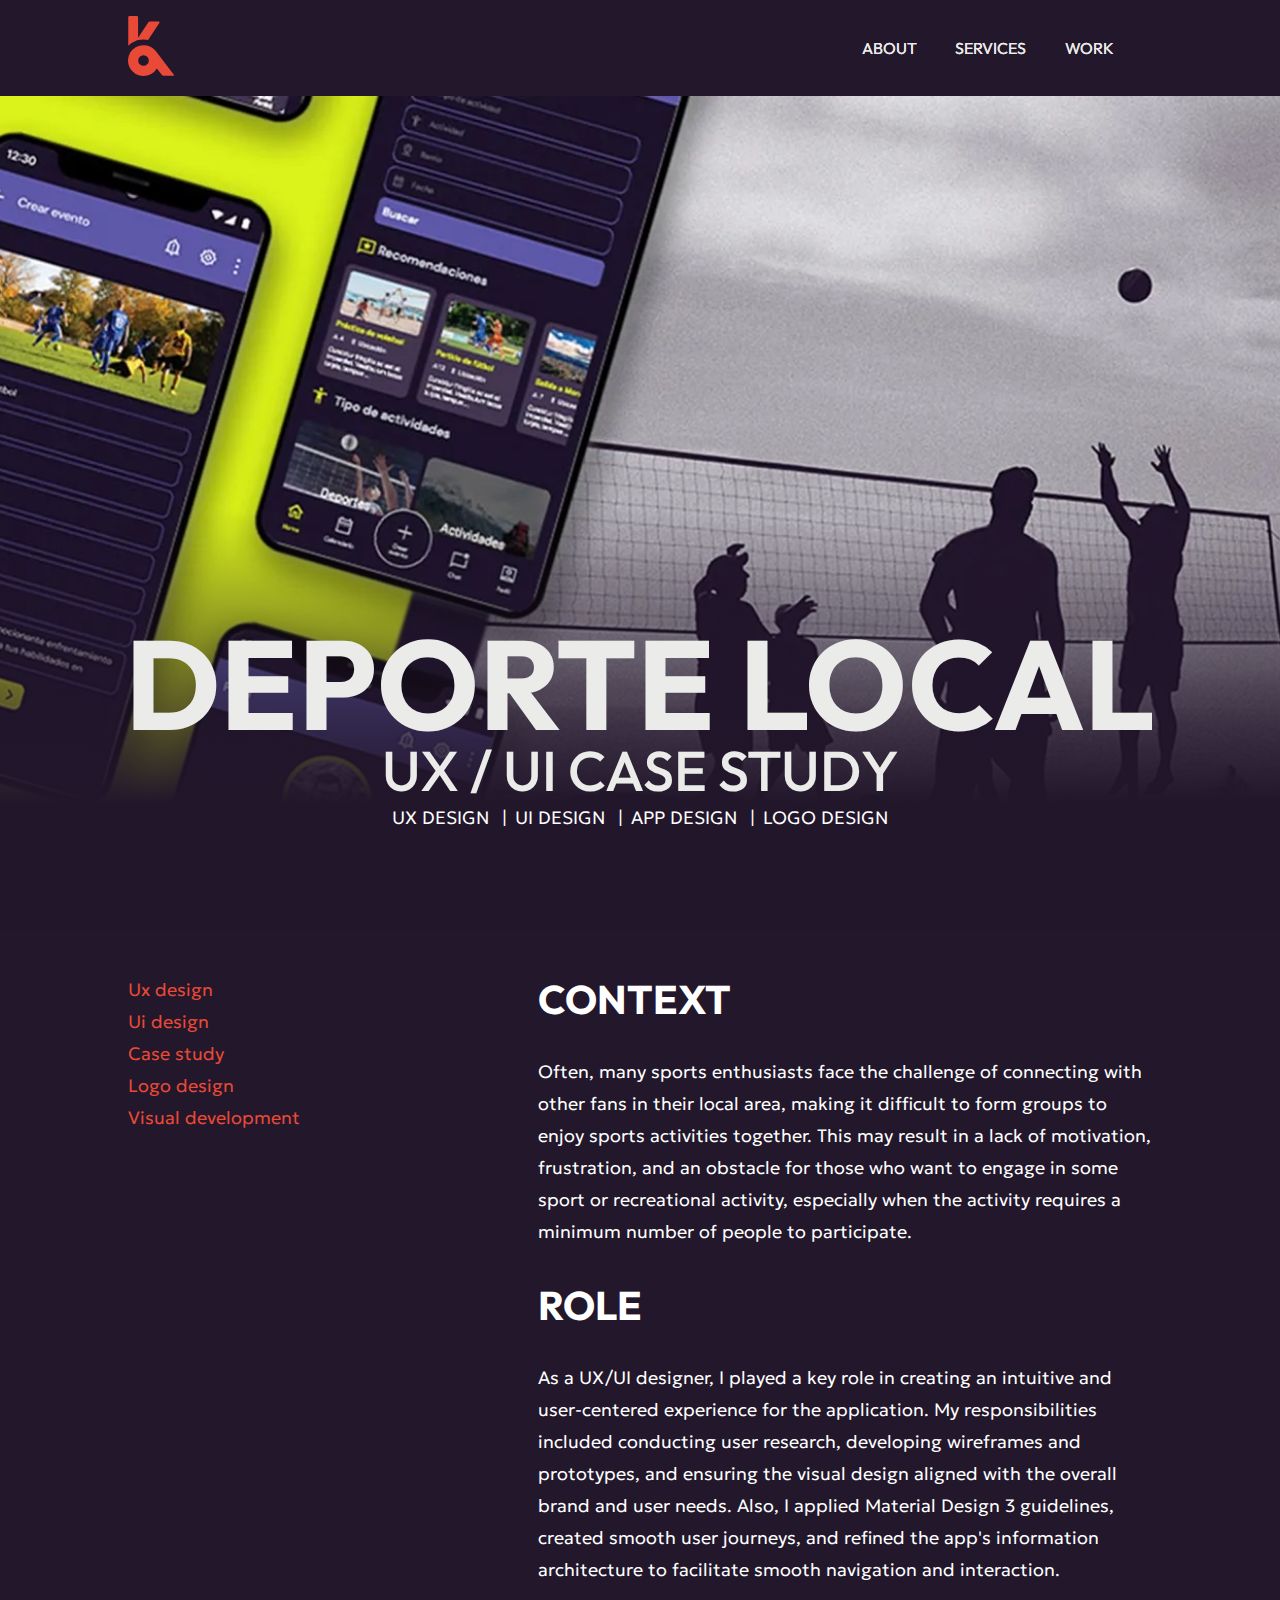
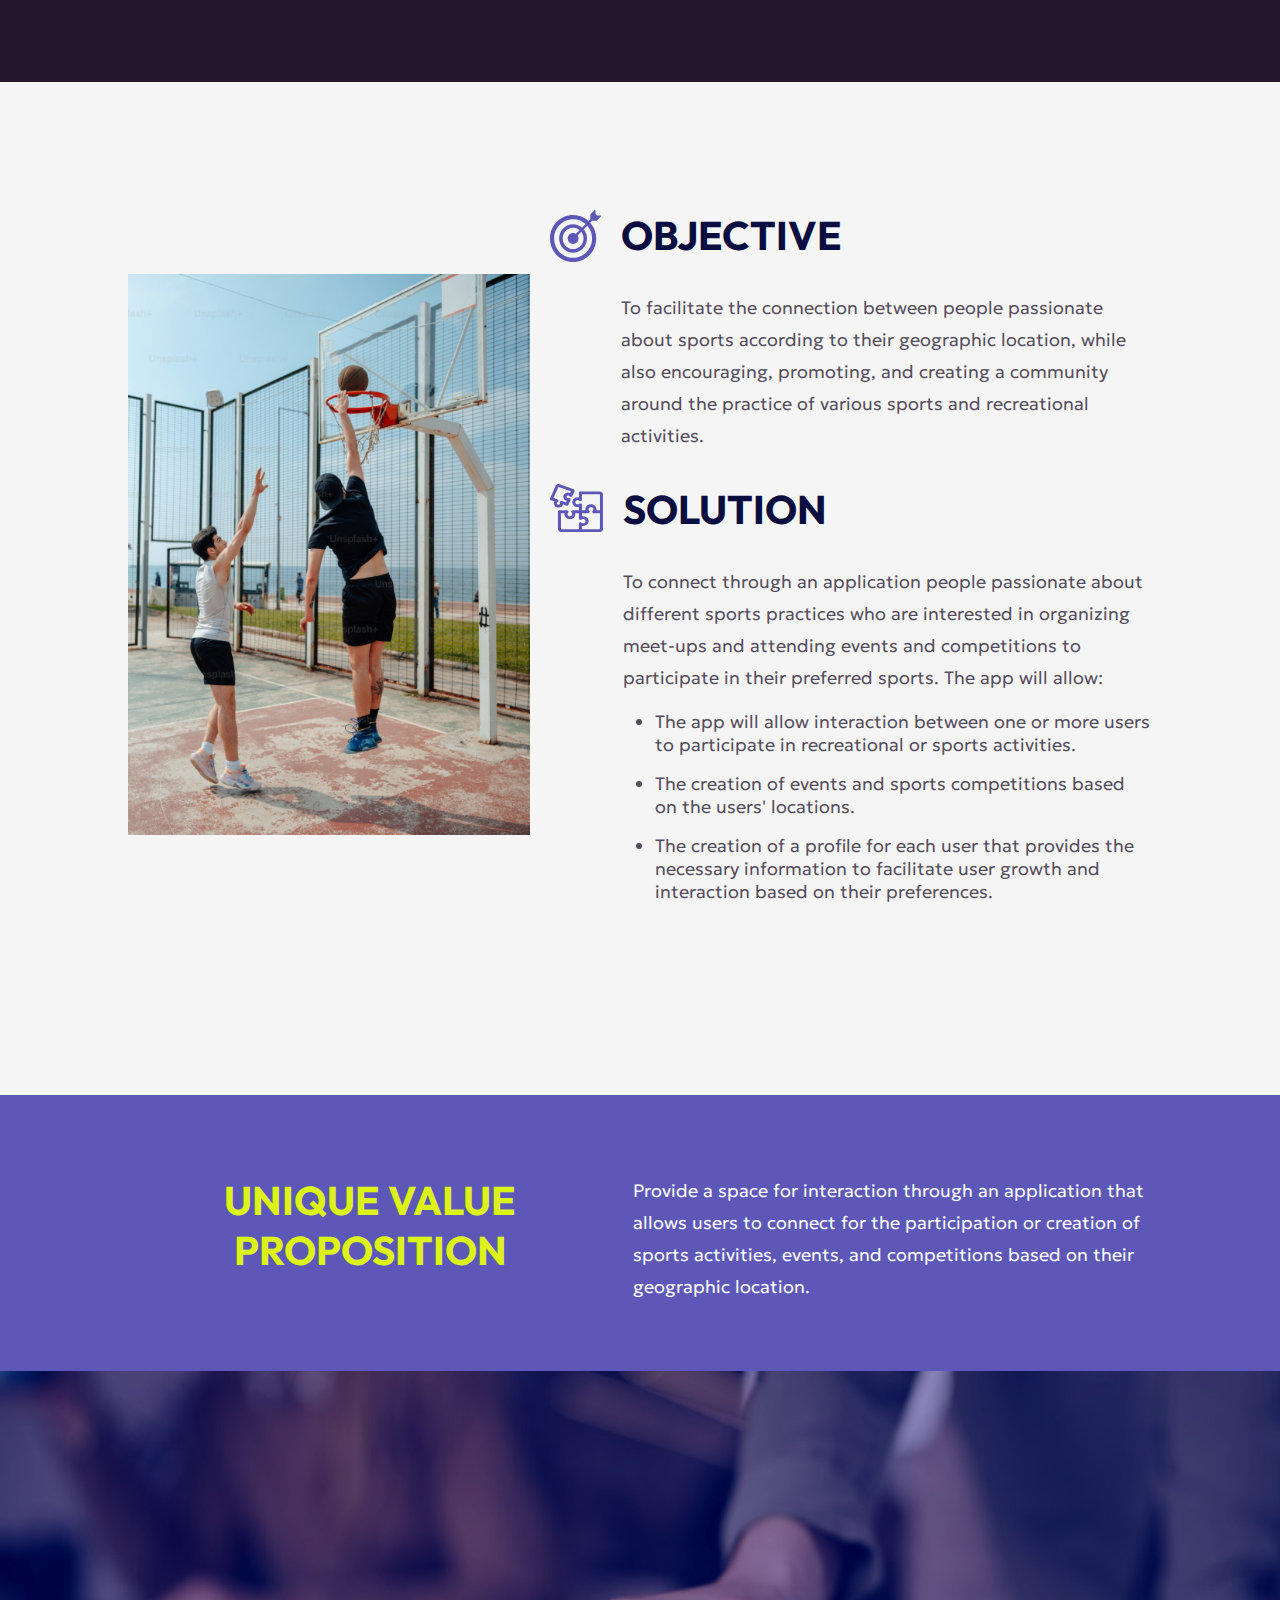
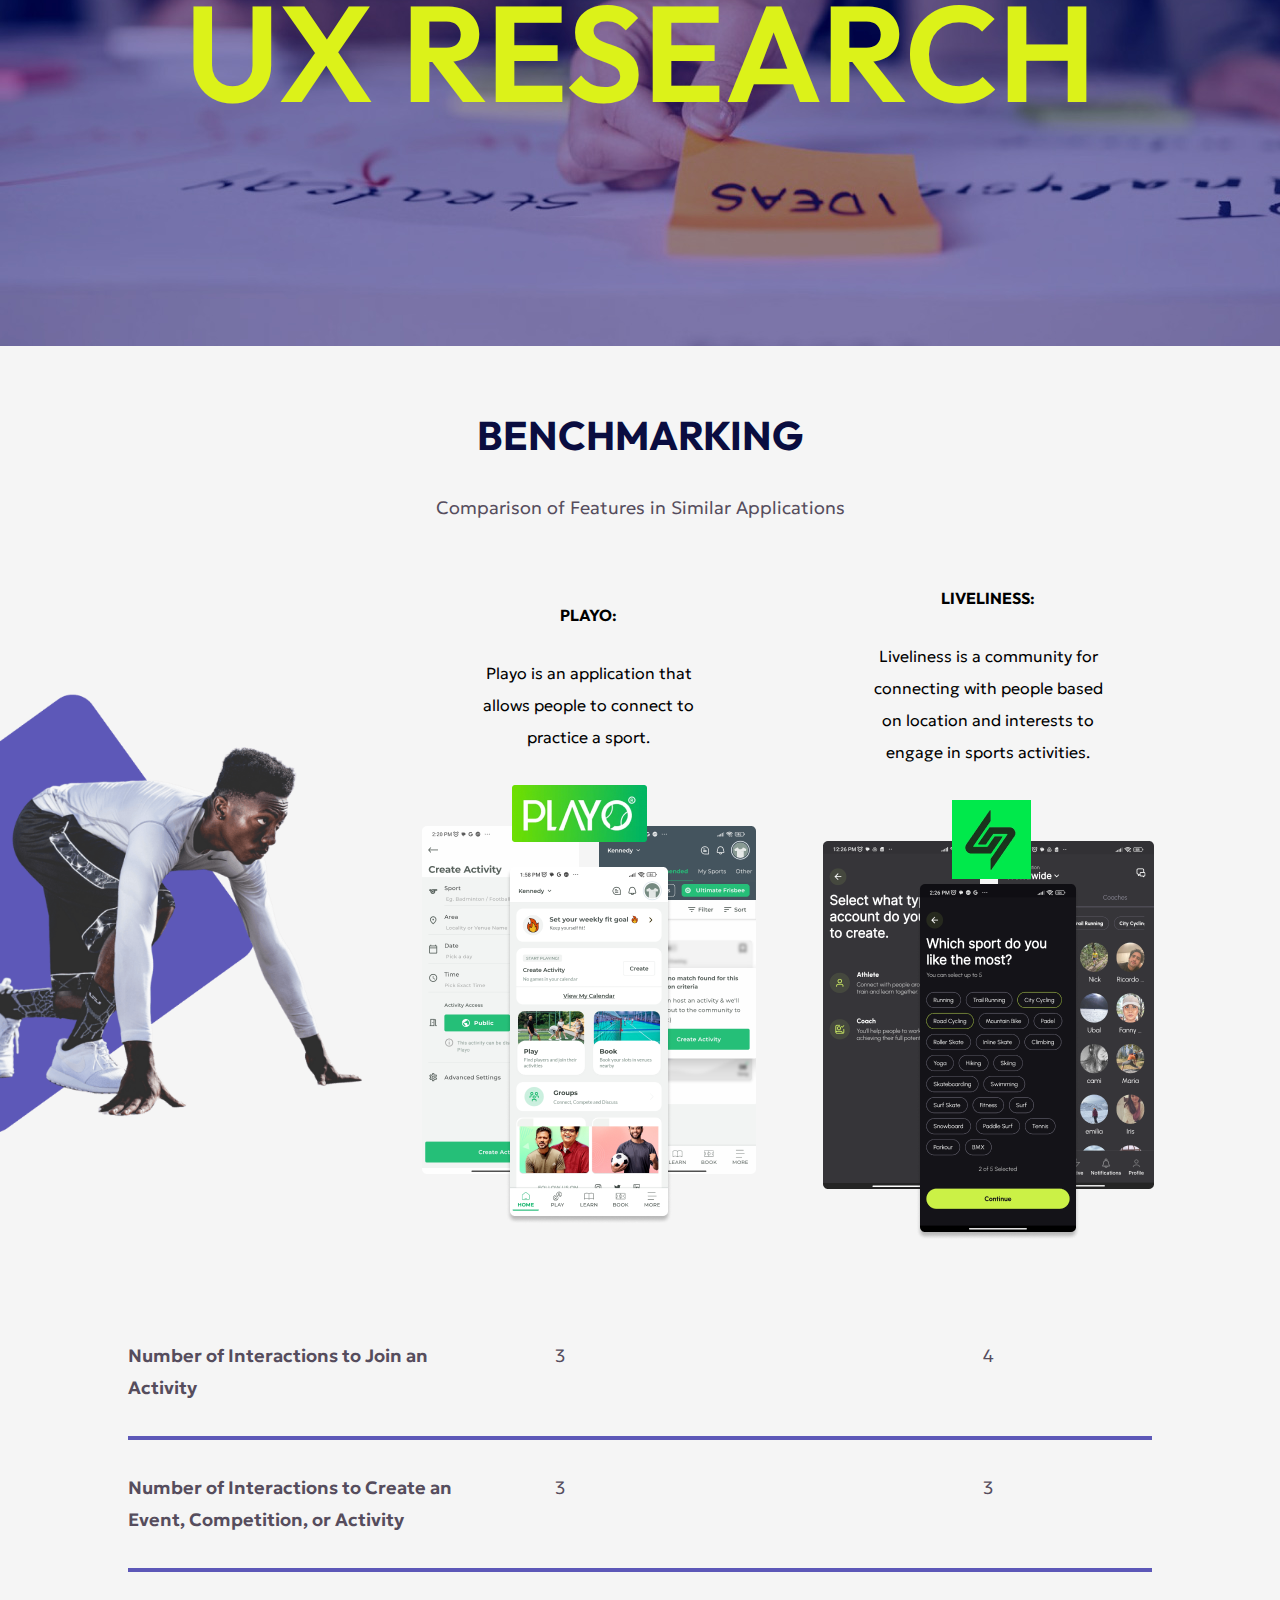
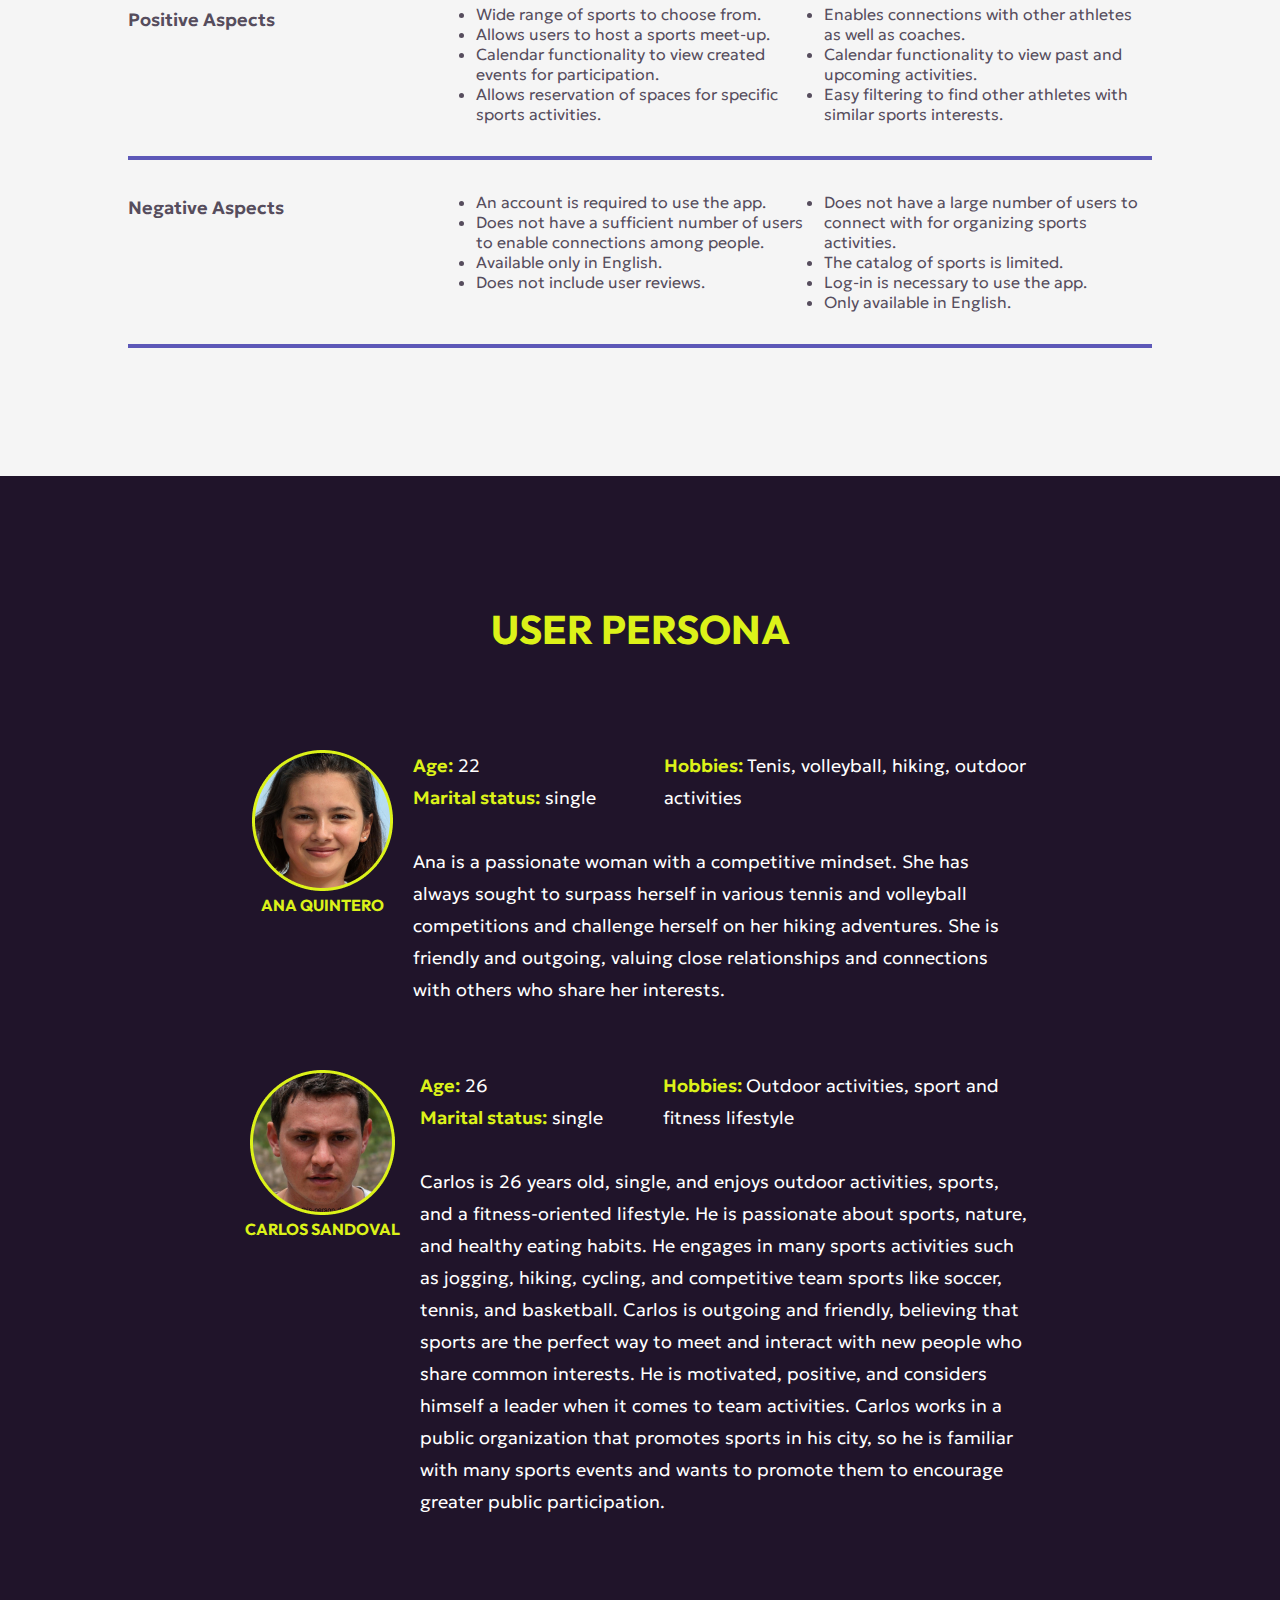
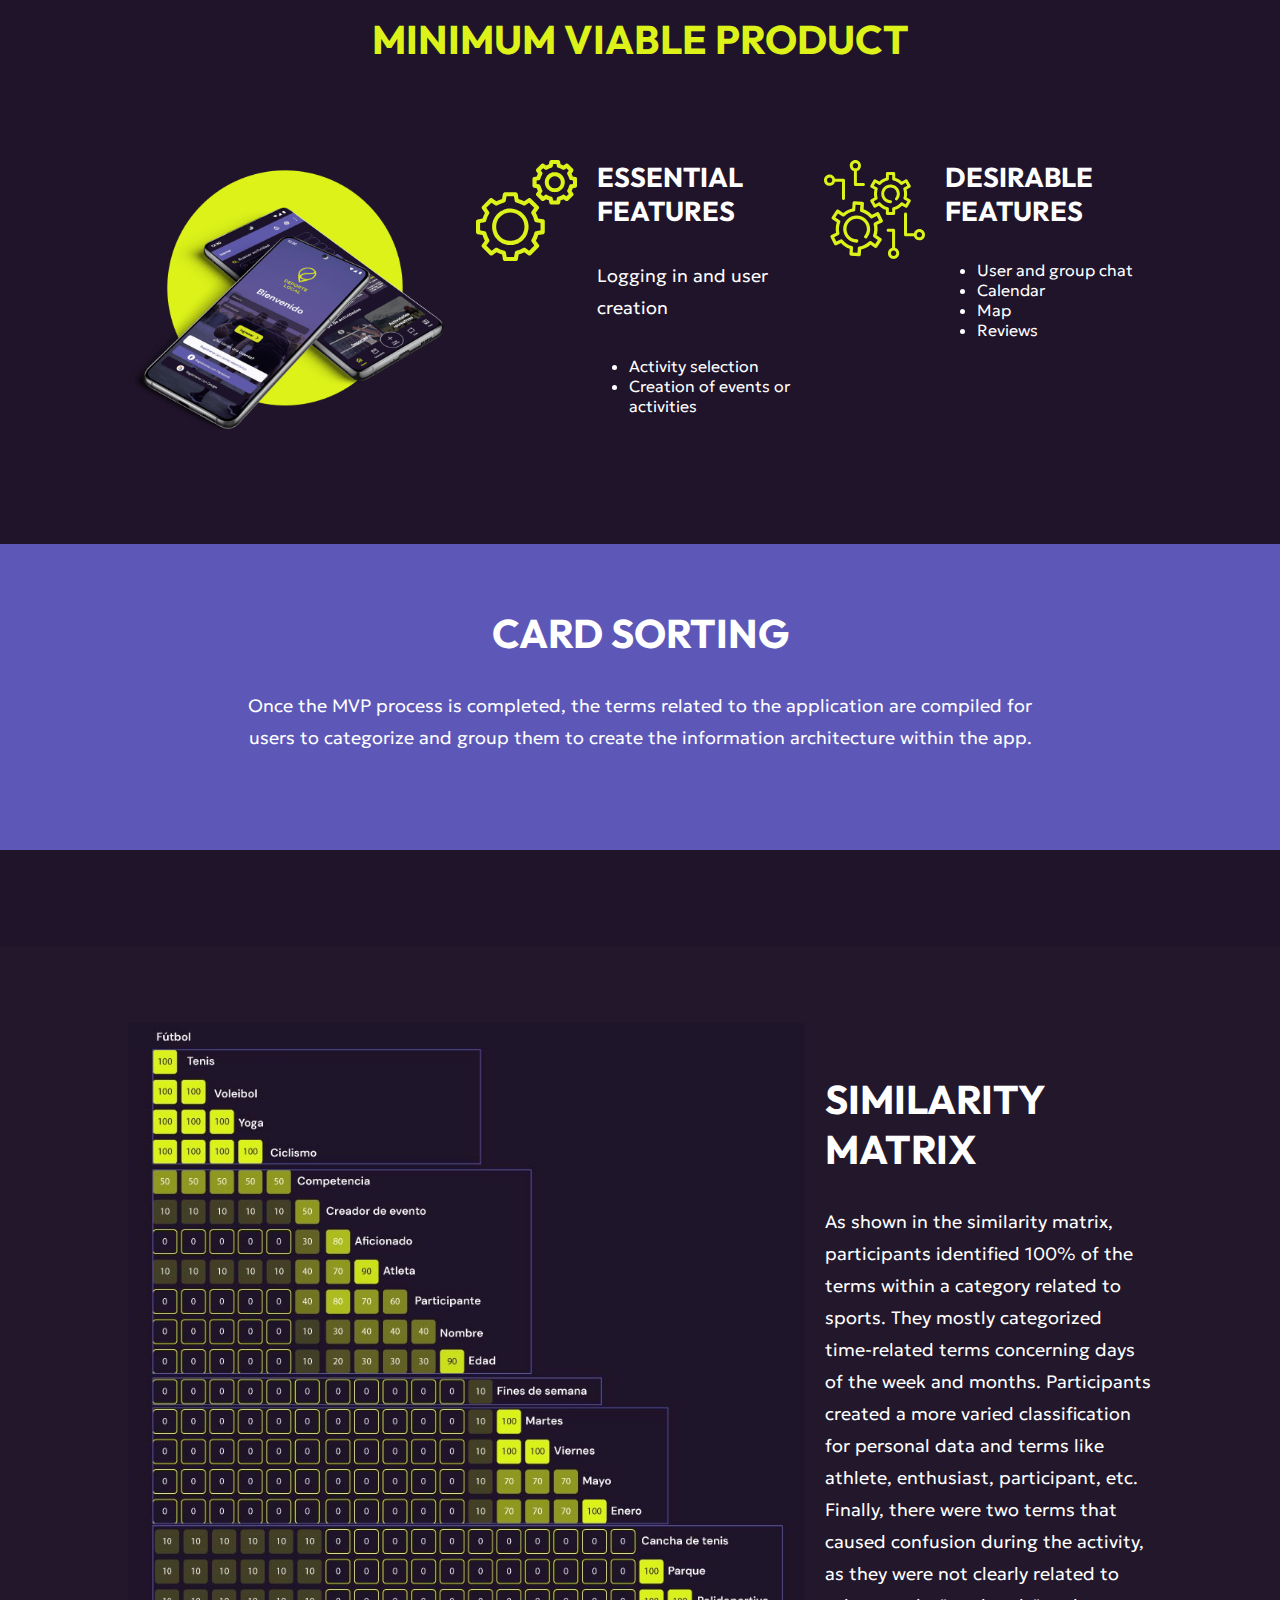
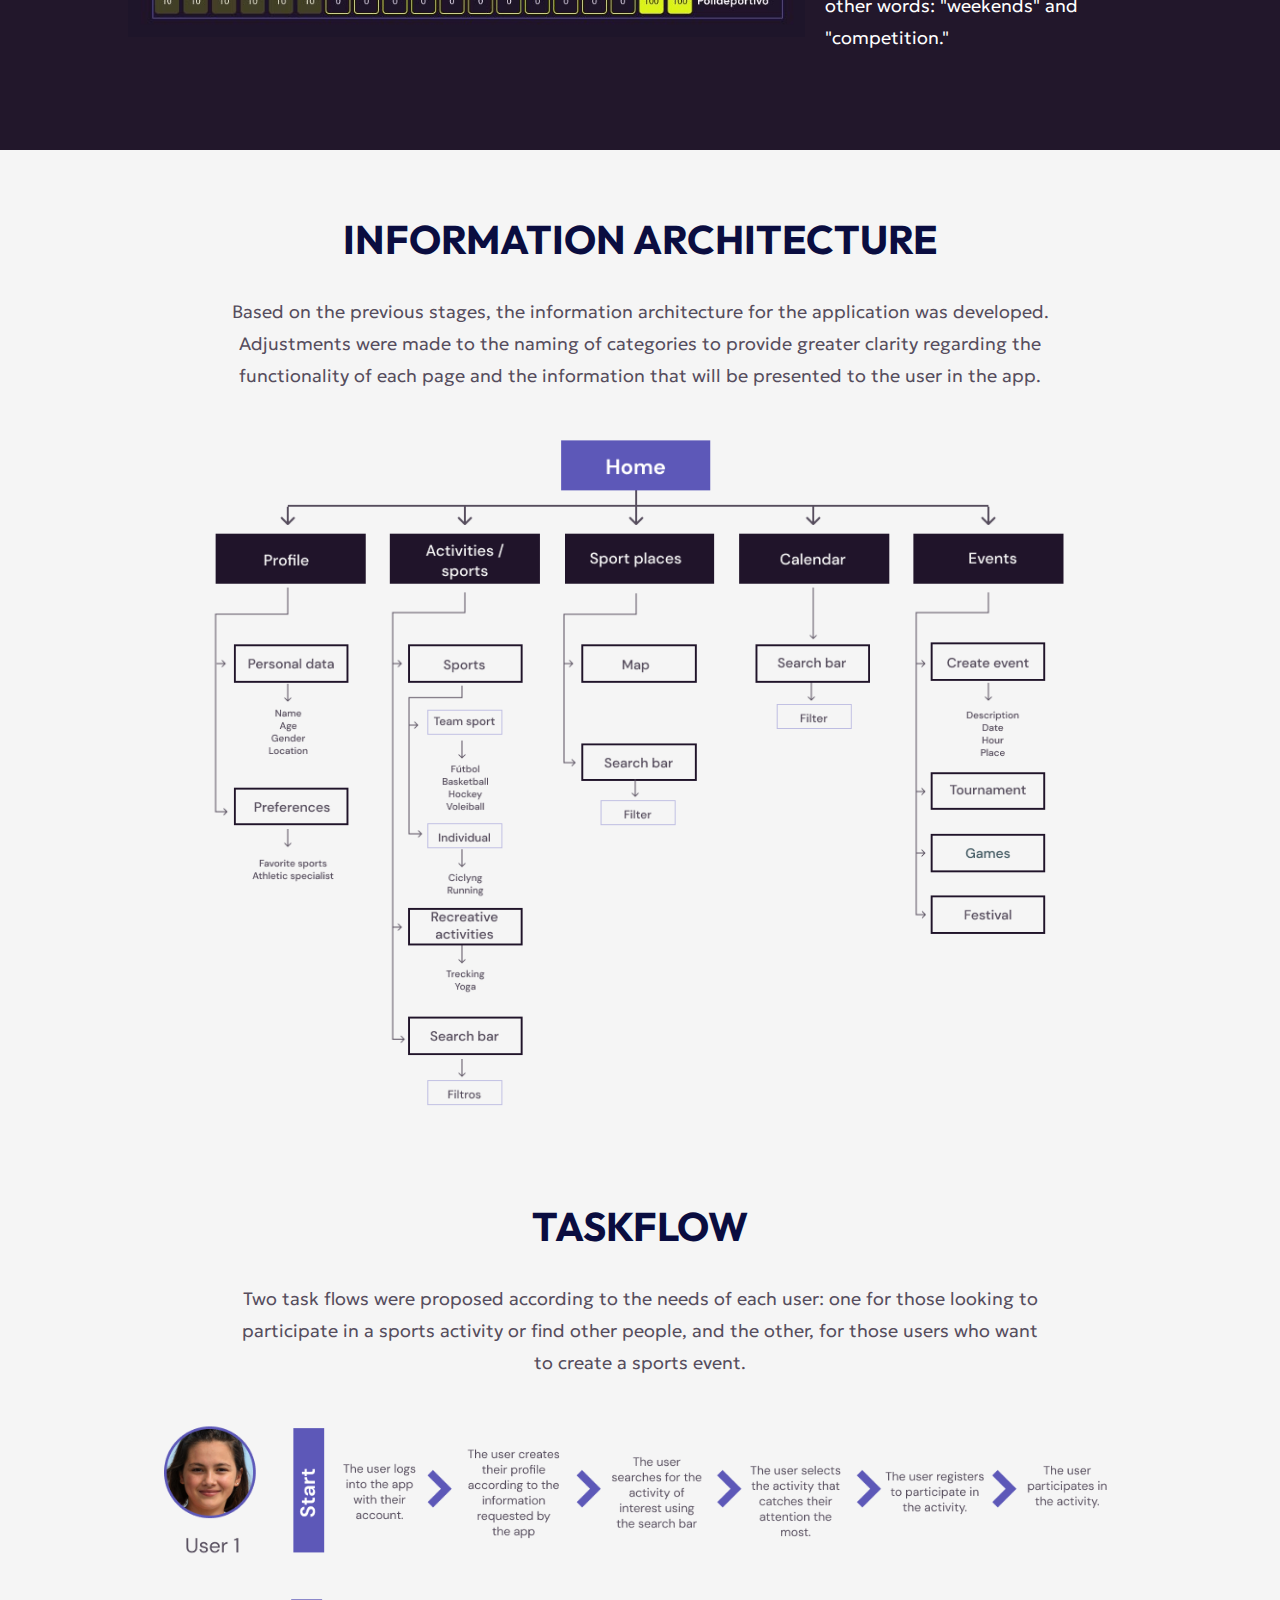
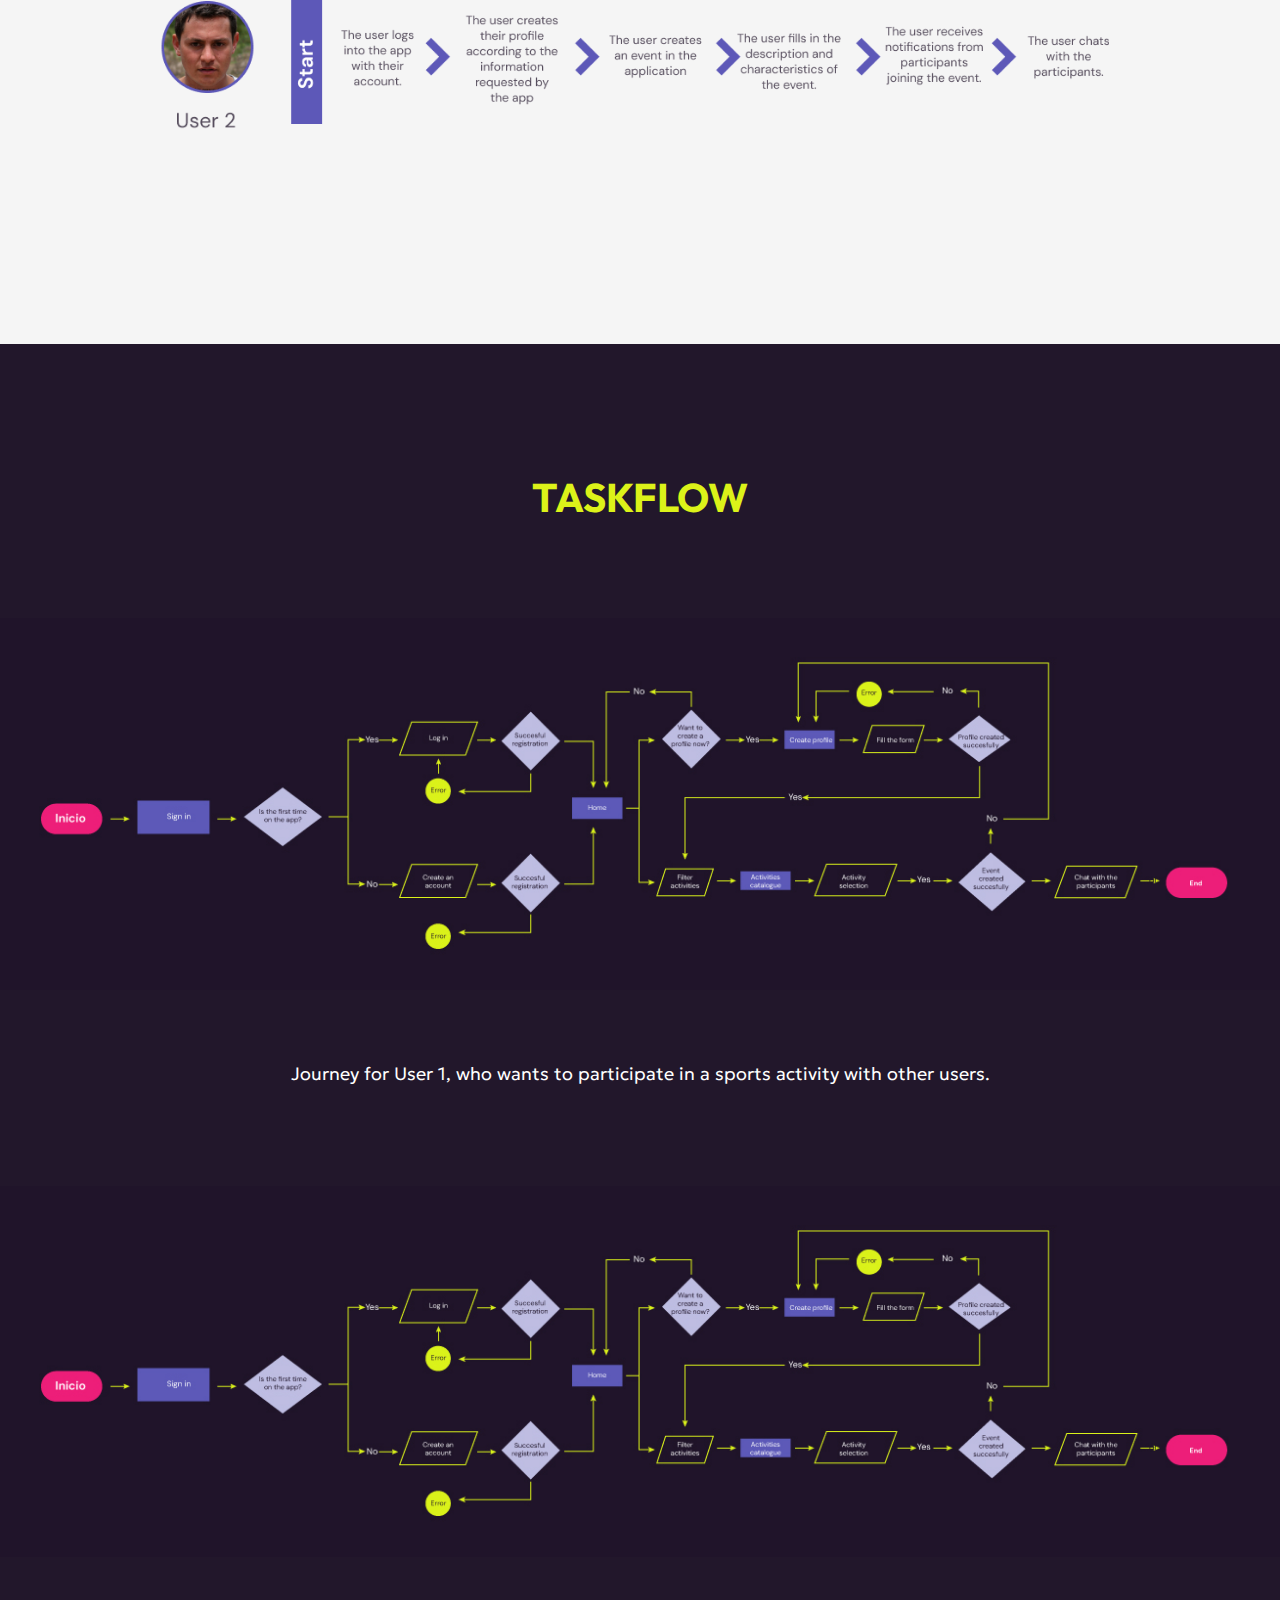
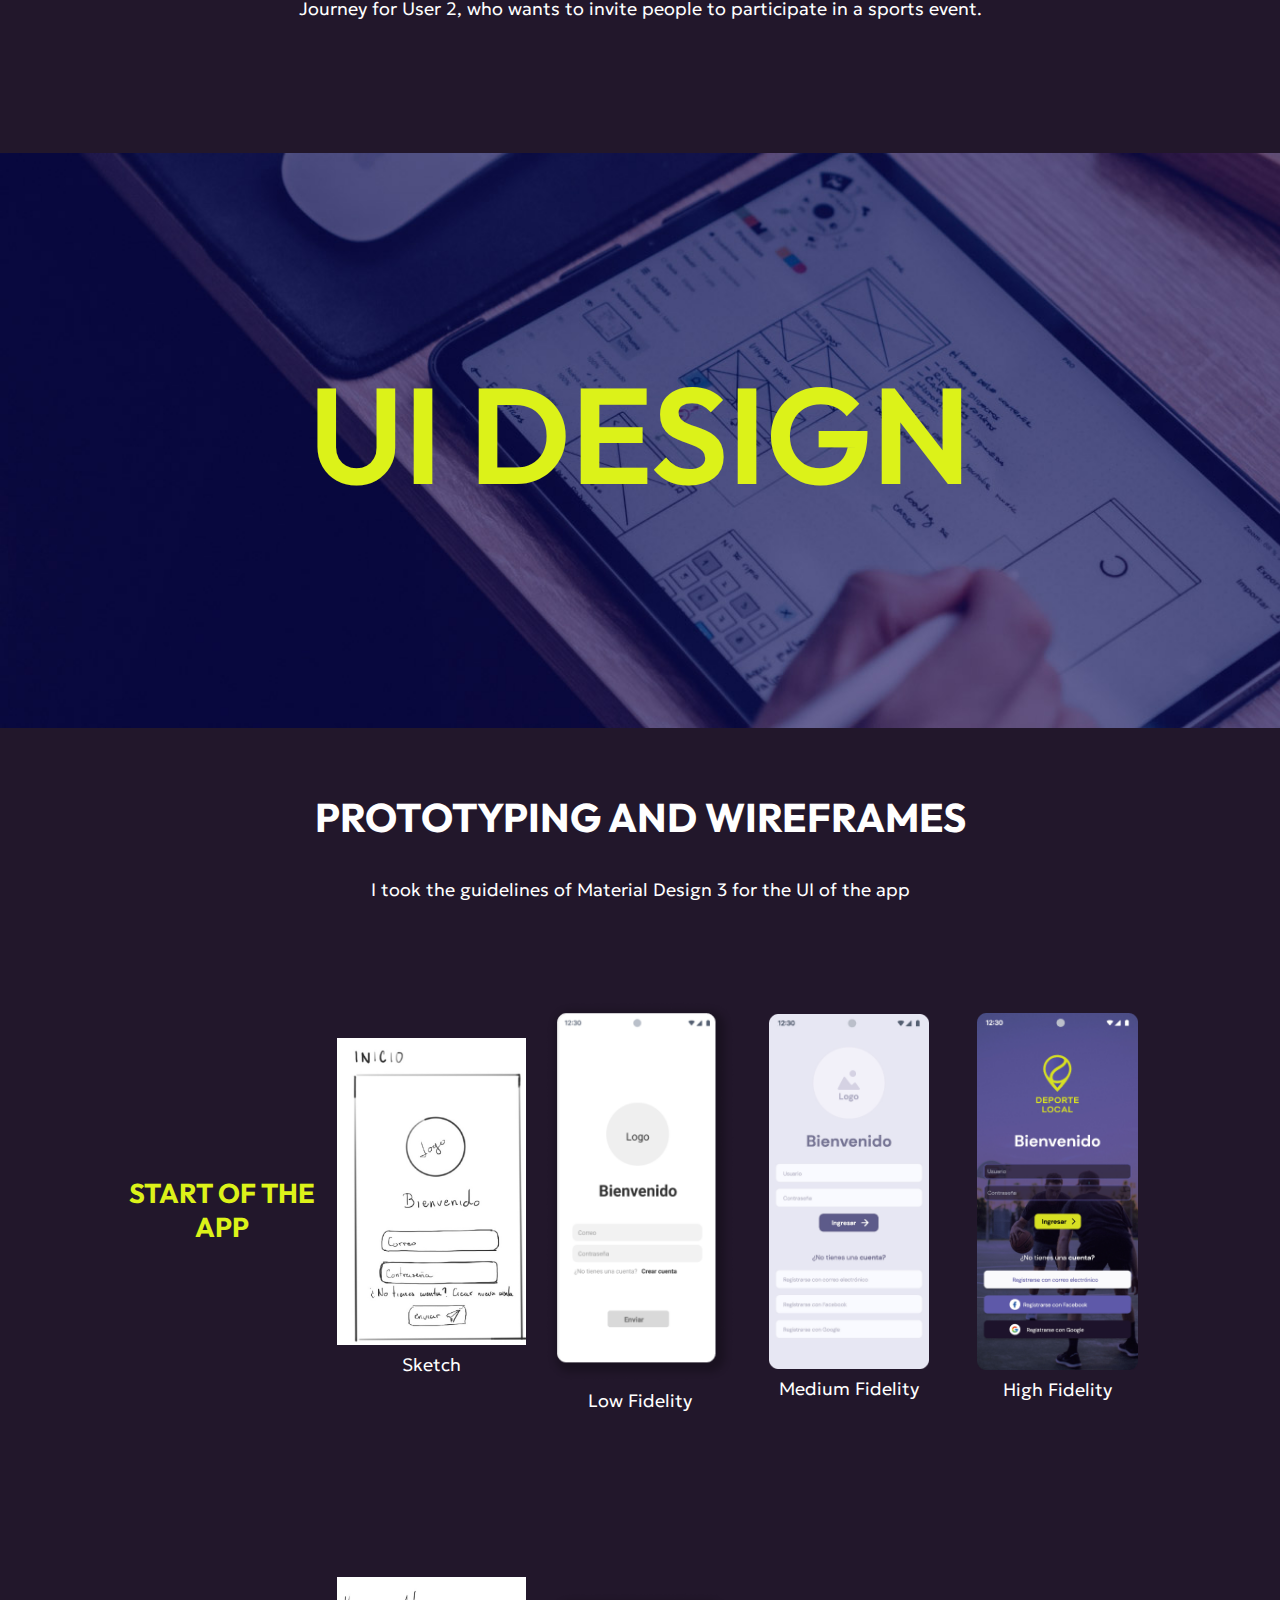
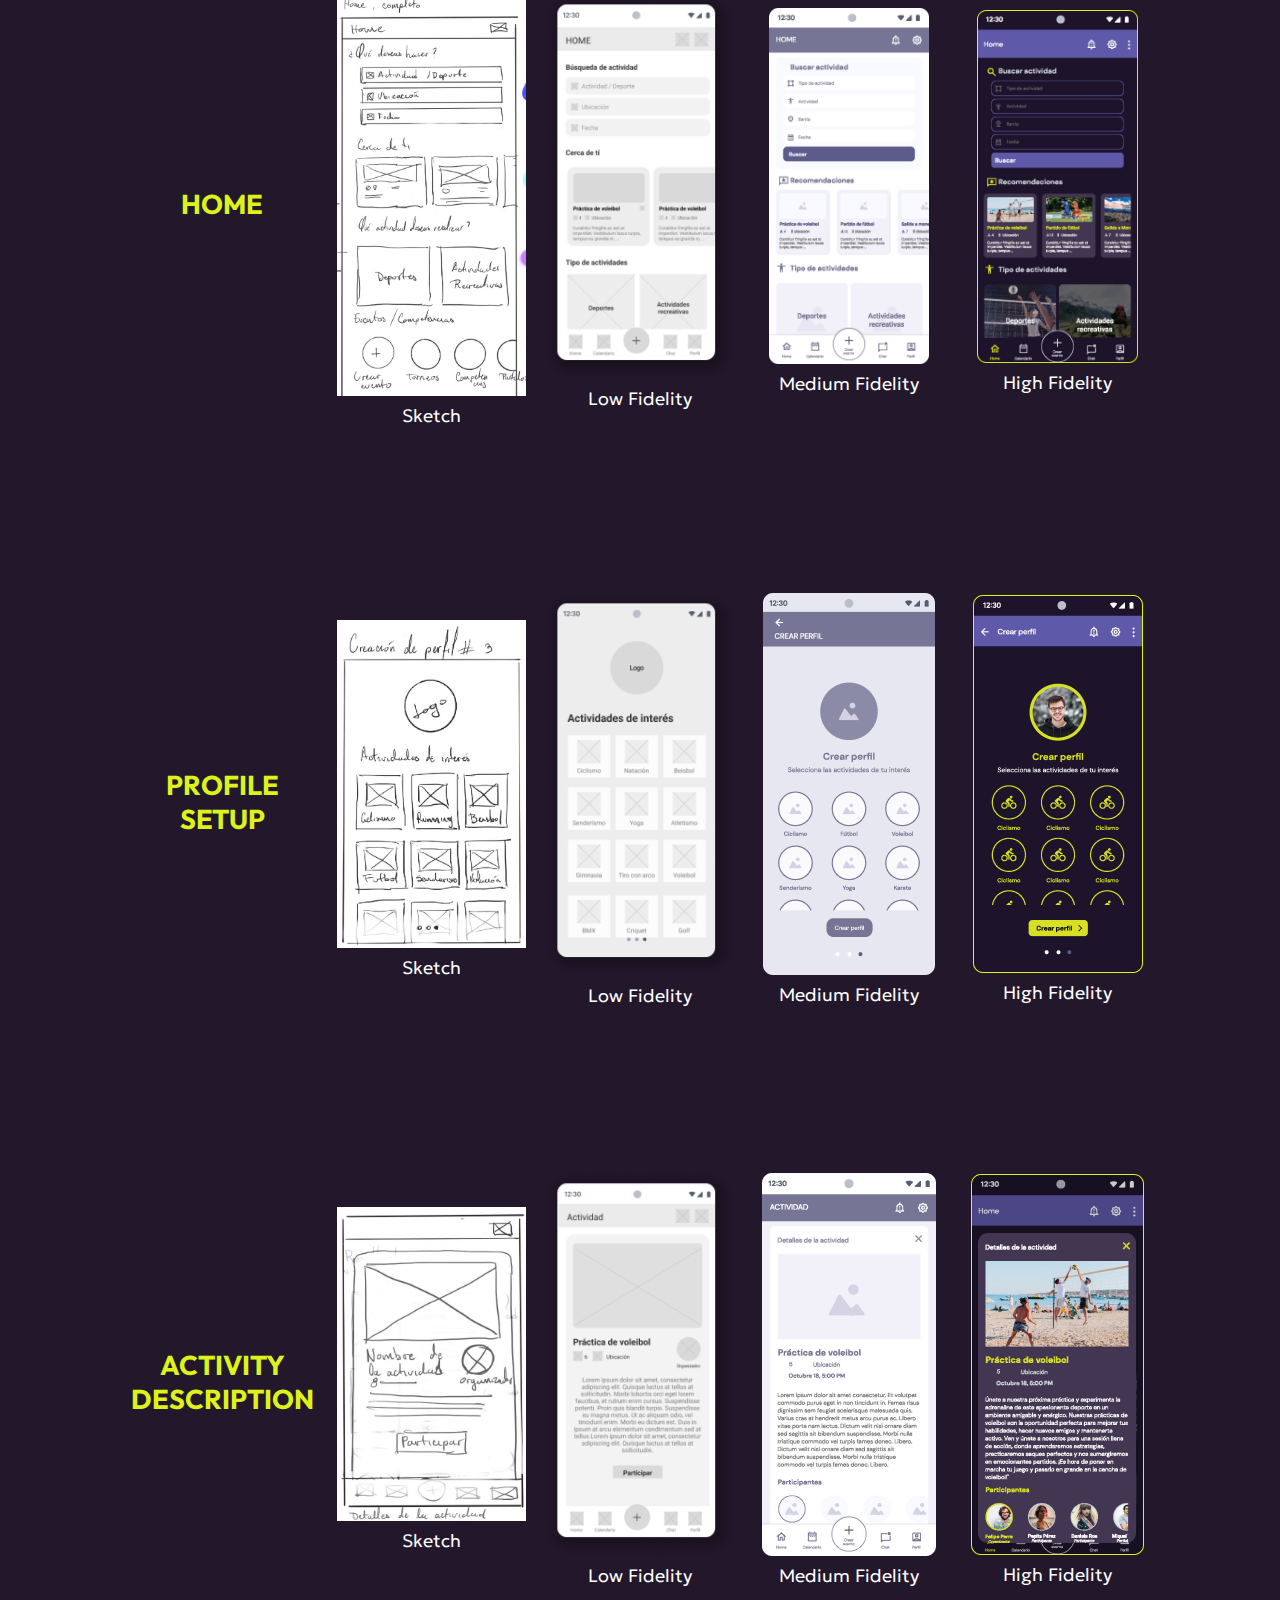
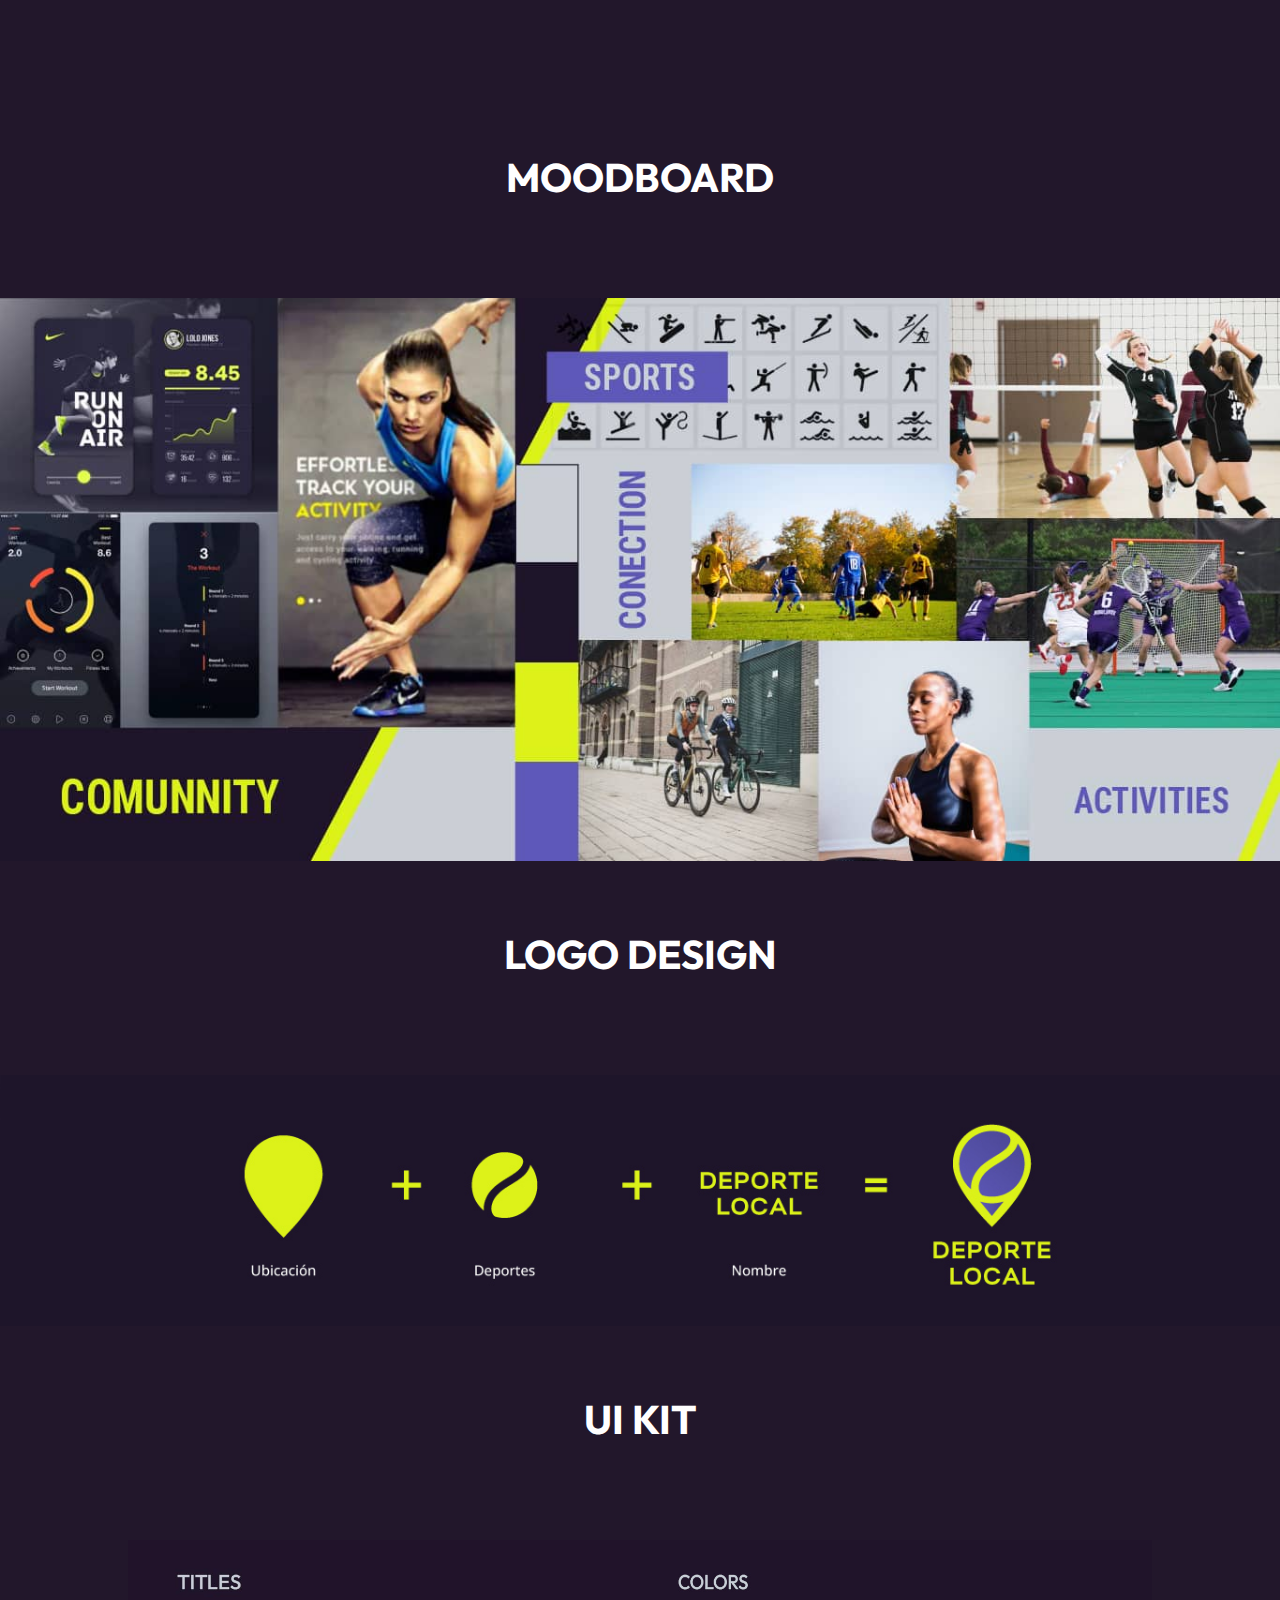
<file: deporte local app.html>
<!DOCTYPE html>
<html lang="en">
<head>
    <meta charset="UTF-8">
    <meta name="viewport" content="width=device-width, initial-scale=1.0">
    <title>Deporte local proyect</title>
    <link rel="stylesheet" href="style.css" />
    <link rel="stylesheet" href="style-projects.css">
    <link rel="stylesheet" href="dl-app-style.css">

    <link rel="preconnect" href="https://fonts.googleapis.com">
    <link rel="preconnect" href="https://fonts.gstatic.com" crossorigin>
    <link href="https://fonts.googleapis.com/css2?family=Outfit:wght@100..900&display=swap" rel="stylesheet">
    <link rel="preconnect" href="https://fonts.googleapis.com">
    <link rel="preconnect" href="https://fonts.gstatic.com" crossorigin>
    <link href="https://fonts.googleapis.com/css2?family=Geologica:wght@100..900&display=swap" rel="stylesheet">
    <link rel="preconnect" href="https://fonts.googleapis.com">
    <link rel="preconnect" href="https://fonts.googleapis.com">
    <link rel="preconnect" href="https://fonts.gstatic.com" crossorigin>
    <link href="https://fonts.googleapis.com/css2?family=Kaushan+Script&display=swap" rel="stylesheet">

</head>
<body>
    <header>
        <div class="barnav_responsive">
            <div class="mainlogo nav__flex">
                <a href="https://karengd.github.io/KarenGD/index.html"><img src="assets/iconos/ka-icon-cream.svg" alt="ka logo"></a>
                <div onclick=HideNavBarR()> <svg xmlns="http://www.w3.org/2000/svg" height="48" viewBox="0 -960 960 960" width="48" fill="#EBEBE9"><path d="m256-200-56-56 224-224-224-224 56-56 224 224 224-224 56 56-224 224 224 224-56 56-224-224-224 224Z"/></svg> </div>
            </div>
            <nav class="nav__responsive">
                <ul>
                    <div onclick=HideNavBarR()><a href="https://karengd.github.io/KarenGD/about.html"><li>About</li></a></div>
                    <div onclick=HideNavBarR()><a href="https://karengd.github.io/KarenGD/index.html#services"><li>Services</li></a></div>
                    <div onclick=HideNavBarR()><a href="https://karengd.github.io/KarenGD/index.html#work"><li>Work</li></a></div>
                </ul>
            </nav>
        </div>
        <div class="barnav container">
            <a href="index.html">
                <div class="mainlogo">
                    <img src="assets/iconos/ka-icon.svg" alt="ka logo">
                </div>
            </a>
           
            <nav>
                <ul class="nav__center">
                    <a href="https://karengd.github.io/KarenGD/about.html">
                        <li class="hideonmobile link1">About</li>
                        <li class="hideonmobile link2">About</li>
                    </a>
                    <a href="https://karengd.github.io/KarenGD/index.html#services">
                        <li class="hideonmobile link1">Services</li>
                        <li class="hideonmobile link2">Services</li>
                    </a>
                    <a href="https://karengd.github.io/KarenGD/index.html#work">
                        <li class="hideonmobile link1">Work</li>
                        <li class="hideonmobile link2">Work</li>
                    </a>
                    <a href="#"><li onclick=ShowNavBarR()><svg xmlns="http://www.w3.org/2000/svg" height="36    " viewBox="0 -960 960 960" width="36" fill="#EBEBE9"><path d="M120-240v-80h720v80H120Zm0-200v-80h720v80H120Zm0-200v-80h720v80H120Z"/></svg></li></a>
                </ul>
            </nav>
        </div>

    </header>

    <main class="responsive"> 
        <div class="main-background">
            <img class="hideonmobile" src="assets/imgs/Dl-app-portada.webp" alt="apd-project">
            <img class="hide-desktop" src="assets/imgs/Dl-app-portada-SP.jpg" alt="apd prject">
        </div>

    <div class="absolute main-position ">
        <div class=" main-info">

            <h1 class="texr-center">
                DEPORTE LOCAL 
                <span class="h1_subheading block line_height_110 texr-center">UX / UI Case study</span> 
            </h1>
            <div class="subheading_project flex white ">
            <p class="sub-fields">UX DESIGN</p>
            <p class="sub-fields">UI DESIGN</p>
            <p class="sub-fields">APP DESIGN</p>
            <p class="">LOGO DESIGN</p>
            </div>
        </div>
    </div>  

</main>

    <section id="Project-about" class="container about-project flex space-between pad_top_bottom">

        <div class="hide">
            <ul>
                <div><li class="design-field"><p>Ux design</p></li></div>
                <div><li class="design-field"><p>Ui design</p></li></div>
                <div><li class="design-field"><p>Case study</p></li></div>
                <div><li class="design-field"><p>Logo design</p></li></div>
                <div><li class="design-field"><p>Visual development</p></li></div>

            </ul>
        </div>

        <div class="col-sixty">
            <h4>Context</h4>
            <p class="p_bottom">Often, many sports enthusiasts face the challenge of connecting with other fans in their local area, making it difficult to form groups to enjoy sports activities together. This may result in a lack of motivation, frustration, and an obstacle for those who want to engage in some sport or recreational activity, especially when the activity requires a minimum number of people to participate.
            </p>

            <h4>Role</h4>
            <p>As a UX/UI designer, I played a key role in creating an intuitive and user-centered experience for the application. My responsibilities included conducting user research, developing wireframes and prototypes, and ensuring the visual design aligned with the overall brand and user needs. Also, I applied Material Design 3 guidelines, created smooth user journeys, and refined the app's information architecture to facilitate smooth navigation and interaction.</p>
        </div>

    </section>
    <img class="hide-desktop img-objective-sp" src="assets/imgs/Dl-app-objective-SP.jpg" alt="people playing voleyball">

    <section id="objective" class="bg-white pad_top_bottom">

        <div class="container flex gap pad_top_bottom vertical-center">
            <div class="image-objective">
                <img class="hideonmobile hidetbl" src="assets/imgs/Dl-app-objective.png" alt="people playing voleyball">
                <img class="showtbl" src="assets/imgs/dl-app-objective-tbl.jpg" alt="people playing voleyball">
            </div>
            <div class="objective-info gray">
                <div class="ob-flex gap">
                    <div>
                        <img class="dl-imgone-objective" src="assets/iconos/dl-objective.svg" alt="objective icon">
                    </div>
                    <div>
                        <h4 class="dark-blue">OBJECTIVE</h4>
                        <p class="p_bottom">To facilitate the connection between people passionate about sports according to their geographic location, while also encouraging, promoting, and creating a community around the practice of various sports and recreational activities.</p>        
                    </div>
                </div>
                <div class="ob-flex gap">
                    <div>
                        <img class="dl-imgtwo-objective" src="assets/iconos/solution-dl.svg" alt="solution icon">
                    </div>
                    <div>
                        <h4 class="dark-blue">SOLUTION</h4>
                        <p>To connect through an application people passionate about different sports practices who are interested in organizing meet-ups and attending events and competitions to participate in their preferred sports. The app will allow:
                            <ul class="li-table left-margin">
                                <li>The app will allow interaction between one or more users to participate in recreational or sports activities.</li>
                                <li>The creation of events and sports competitions based on the users' locations.</li>
                                <li>The creation of a profile for each user that provides the necessary information to facilitate user growth and interaction based on their preferences.</li> 
                                 
     
                            </ul>
                            </p>
                    </div>
    
                </div>
            </div>
    
        </div>
    </section>
    <section id="uvp" class="bg-purple-dlapp">
        <div class="container flex gap dl-pad-both">
            <h4 class="texr-center p-yellow-dlapp">Unique Value Proposition</h4>
            <p class="white dl-unv-p">Provide a space for interaction through an application that allows users to connect for the participation or creation of sports activities, events, and competitions based on their geographic location.</p>
        </div>
        <div class="texr-center bg-uxresearch-dlapp">
            <h2 class="p-yellow-dlapp htwo htwo-ux-ui">UX <br class="hide-desktop"> research</h2>
        </div>
    </section>
    <section id="benchmarking" class="bg-white pad_top_bottom">
        <div class="texr-center gray">
            <h4 class="dark-blue">Benchmarking</h4>
            <p>Comparison of Features in Similar Applications</p>
        </div>
        <div class="grid twelve-columns-grid gap pad_top_bottom vertical-center right-margin">
            <div class="four-fr">
                <img class="hideonmobile" src="assets/imgs/Dl-app-benchmarking.png" alt="Sportman">
            </div>
            <div class="four-fr texr-center">
                <div class="dl-apps-pad">
                    <h5 class="p_bottom">Playo:</h5>
                    <p class="p-description">Playo is an application that allows people to connect to practice a sport.</p>    
                </div>
                <img src="assets/imgs/dl-app-playo.png" alt="Playo app">
            </div>
            <div class="hide-desktop pad_top_bottom table-sp-margin gray">
                <div class="flex gap">
                    <p class="bold half-with">Number of Interactions to Join an Activity</p>
                    <p class="texr-center half-with">3</p>
                </div>
                <hr class="hr-dl">

                <div class="flex gap">
                    <p class="bold half-with">Number of Interactions to Create an Event, Competition, or Activity</p>
                    <p class="texr-center half-with">3</p>
                </div>
                <hr class="hr-dl">
                <div class="flex gap">
                    <p class="bold half-with">Positive Aspects</p>
                    <ul class="li-table half-with">
                        <li>Wide range of sports to choose from.</li>
                        <li>Allows users to host a sports meet-up.</li>
                        <li>Calendar functionality to view created events for participation.</li>
                        <li>Allows reservation of spaces for specific sports activities.</li>
                    </ul> 
                </div>
                <hr class="hr-dl">

                <div class="flex gap">
                    <p class="bold half-with">Negative Aspects</p>
                    <ul class="li-table half-with">
                        <li>An account is required to use the app.</li>
                        <li>Does not have a sufficient number of users to enable connections among people.</li>
                        <li>Available only in English.</li>
                        <li>Does not include user reviews.</li>
    
                    </ul>
                </div>
                <hr class="hr-dl">

            </div>

            <div  class="four-fr texr-center">
                <div class="dl-apps-pad">
                    <h5 class="p_bottom">Liveliness:</h5>
                    <p class="p-description">Liveliness is a community for connecting with people based on location and interests to engage in sports activities.</p>    
                </div>
                <img src="assets/imgs/dl-app-liveless.png" alt="liveless app">
            </div>
            
        </div>
        <div class="container-table-dlapp m-auto hideonmobile gray">
            <div class="grid twelve-columns-grid gap">
                <div class="four-fr">
                    <p class="bold">Number of Interactions to Join an Activity</p>

                </div>
                <div class="four-fr">
                    <p class="texr-center center-table">3</p>
                </div>
                <div class="four-fr">
                    <p class="texr-center">4</p>
                </div>
            </div>
            <hr class="hr-dl">
            <div class="grid twelve-columns-grid gap">
                <div class="four-fr">
                    <p class="bold">Number of Interactions to Create an Event, Competition, or Activity</p>
                </div>
                <div class="four-fr">
                    <p class="texr-center center-table">3</p>
                </div>
                <div class="four-fr">
                    <p class="texr-center">3</p>
                </div>
            </div>
            <hr class="hr-dl">
            <div class="grid twelve-columns-grid gap">
                <div class="four-fr">
                    <p class="bold">Positive Aspects</p>
                </div>
                <div class="four-fr">
                    <ul class="li-table">
                        <li>Wide range of sports to choose from.</li>
                        <li>Allows users to host a sports meet-up.</li>
                        <li>Calendar functionality to view created events for participation.</li>
                        <li>Allows reservation of spaces for specific sports activities.</li>
                    </ul>   
                </div>
                <div class="four-fr">
                    <ul class="li-table">
                        <li>Enables connections with other athletes as well as coaches.</li>
                        <li>Calendar functionality to view past and upcoming activities.</li>
                        <li>Easy filtering to find other athletes with similar sports interests.</li>
                    </ul>
                </div>
            </div>
            <hr class="hr-dl">
            <div class="grid twelve-columns-grid gap">
                <div class="four-fr">
                    <p class="bold">Negative Aspects</p>
                </div>
                <div class="four-fr">
                    <ul class="li-table ">
                        <li>An account is required to use the app.</li>
                        <li>Does not have a sufficient number of users to enable connections among people.</li>
                        <li>Available only in English.</li>
                        <li>Does not include user reviews.</li>
    
                    </ul>
                         
                </div>
                <div class="four-fr ">
                    <ul class="li-table">
                        <li>Does not have a large number of users to connect with for organizing sports activities.</li>
                        <li>The catalog of sports is limited.</li>
                        <li>Log-in is necessary to use the app.</li>
                        <li>Only available in English.</li>
                    </ul>  
                </div>
            </div>
            <hr class="hr-dl">

        </div>
            <div class="hide-desktop table-sp-margin">
                <div class="flex gap">
                    <p class="bold half-with">Number of Interactions to Join an Activity</p>
                    <p class="texr-center half-with">4</p>
                </div>
                <hr class="hr-dl">
                <div class="flex gap">
                    <p class="bold half-with">Number of Interactions to Create an Event, Competition, or Activity</p>
                    <p class="texr-center half-with">3</p>
                </div>
                <hr class="hr-dl">
                <div class="flex gap">
                    <p class="bold half-with">Positive Aspects</p>
                    <ul class="li-table half-with">
                        <li>Enables connections with other athletes as well as coaches.</li>
                        <li>Calendar functionality to view past and upcoming activities.</li>
                        <li>Easy filtering to find other athletes with similar sports interests.</li>
                    </ul>   
                </div>
                <hr class="hr-dl">
                <div class="flex gap">
                    <p class="bold half-with">Negative Aspects</p>
                    <ul class="li-table half-with">
                        <li>Does not have a large number of users to connect with for organizing sports activities.</li>
                        <li>The catalog of sports is limited.</li>
                        <li>Log-in is necessary to use the app.</li>
                        <li>Only available in English.</li>
                    </ul>  

                </div>
                <hr class="hr-dl">

            </div>
            
            

    </section>
    <section id="users" class="bg-dark-dlapp pad_top_bottom white">
        <div class="container">
            <h4 class="texr-center p-yellow-dlapp pad_top_bottom">USER PERSONA</h4>
            <div class="flex gap justify-center">
                <div class="width-userp texr-center">
                    <img class="img-dl-width" src="assets/imgs/Dl-app-user-01.png" alt="">
                    <h5 class="p-yellow-dlapp p_bottom">Ana Quintero</h5>
                </div>
                <div class="width-userp-info">
                    <div class="flex p_bottom">
                        <div class="half-with">
                            <p><span style="color: #DCF219; font-weight: 600;">Age:</span> 22 <br>
                                <span style="color: #DCF219; font-weight: 600;">Marital status:</span> single
                            </p>
                        </div>
                        <div>
                            <p><span style="color: #DCF219; font-weight: 600;">Hobbies: </span>
                                Tenis, volleyball, hiking, outdoor activities
                                
                                </p>
                        </div>
                    </div>
                    <p>Ana is a passionate woman with a competitive mindset. She has always sought to surpass herself in various tennis and volleyball competitions and challenge herself on her hiking adventures. She is friendly and outgoing, valuing close relationships and connections with others who share her interests.</p>

                </div>
              
            </div>
            <div class="flex gap pad_top_bottom justify-center">
                <div class="width-userp texr-center">
                    <img class="img-dl-width" src="assets/imgs/Dl-app-user-02.png" alt="">
                    <h5 class="p-yellow-dlapp p_bottom">Carlos Sandoval</h5>
                </div>
                <div class="width-userp-info">
                    <div class="flex p_bottom ">
                        <div class="half-with">
                            <p><span style="color: #DCF219; font-weight: 600;">Age:</span> 26 <br>
                                <span style="color: #DCF219; font-weight: 600;">Marital status:</span> single                        
                                </p>
                        </div>
                        <div>
                            <p><span style="color: #DCF219; font-weight: 600;">Hobbies: </span>
                                Outdoor activities, sport and fitness lifestyle                         
                                </p>
                        </div>
                    </div>
                    <p>Carlos is 26 years old, single, and enjoys outdoor activities, sports, and a fitness-oriented lifestyle. He is passionate about sports, nature, and healthy eating habits. He engages in many sports activities such as jogging, hiking, cycling, and competitive team sports like soccer, tennis, and basketball. Carlos is outgoing and friendly, believing that sports are the perfect way to meet and interact with new people who share common interests. He is motivated, positive, and considers himself a leader when it comes to team activities. Carlos works in a public organization that promotes sports in his city, so he is familiar with many sports events and wants to promote them to encourage greater public participation.</p>

                </div>
            </div>
            <h4 class="p-yellow-dlapp texr-center">Minimum Viable Product </h4>
            <div class="flex gap pad_top_bottom">
                <div class="third-with hideonmobile">
                    <img src="assets/imgs/Dl-app-MVP.png" alt="mvp">
                </div>
                <div class="third-with">
                    <div class="ob-flex gap flex-start">
                        <img class="p_bottom icon-width" src="assets/iconos/Dl-app-essential.svg" alt="essential-features icon">
                        <div>
                            <h6 class="p_bottom">Essential Features</h6>
                            <p class="p_bottom">Logging in and user creation
                                <ul class="li-table left-margin">
                                    <li>Activity selection</li>
                                    <li class="p_bottom">Creation of events or activities</li>
                                </ul> 
                            </p>
    
                        </div>
    
                    </div>
                </div>
                <div class="third-with">
                    <div class="ob-flex gap flex-start">
                        <img class="p_bottom icon-width" src="assets/iconos/Dl-app-desirable.svg" alt="dessirable-features icon">
                        <div>
                            <h6 class="p_bottom">Desirable Features</h6>
                            <ul class="li-table left-margin">
                                <li>User and group chat</li>
                                <li>Calendar</li>
                                <li>Map</li>
                                <li>Reviews</li>
                            </ul>
    
                        </div>
    
                    </div>
                </div>
            </div>
    
        </div>
        <div class="bg-purple-dlapp pad_top_bottom texr-center">
            <div class="container">
                <h4>Card sorting</h4>
                <p class="margin-both">Once the MVP process is completed, the terms related to the application are compiled for users to categorize and group them to create the information architecture within the app.</p>
    
            </div>
        </div>
        
    </section>

    <section id="similarity-matrix" class="white">
        <div class="container flex pad_top_bottom gap vertical-center">
            <div class="texr-center">
                <img src="assets/imgs/dl-app-matrix-similarity.jpg" alt="matrix-similarity">
            </div>
            <div class="similarity-info">
                <h4 class="p_bottom top-pad">Similarity <br class="hideonmobile"> Matrix</h5>

                <p>As shown in the similarity matrix, participants identified 100% of the terms within a category related to sports. They mostly categorized time-related terms concerning days of the week and months. Participants created a more varied classification for personal data and terms like athlete, enthusiast, participant, etc. Finally, there were two terms that caused confusion during the activity, as they were not clearly related to other words: "weekends" and "competition."</p>
            </div>
        </div>
    </section>

    <section id="architecture-info" class="bg-white pad_top_bottom">
        <div class="container m-auto texr-center gray">
            <h4 class="dark-blue">Information Architecture</h4>
            <p class="margin-both p_bottom">Based on the previous stages, the information architecture for the application was developed. Adjustments were made to the naming of categories to provide greater clarity regarding the functionality of each page and the information that will be presented to the user in the app.
            </p>
            <img src="assets/imgs/Dl-app-mmap.png" alt="mental map Information Architecture">
            <div class="pad_top_bottom">
                <h4 class="dark-blue">TASKFLOW</h4>
                <p class="margin-both p_bottom">Two task flows were proposed according to the needs of each user: one for those looking to participate in a sports activity or find other people, and the other, for those users who want to create a sports event.</p>
                <img class="hideonmobile" src="assets/imgs/Dl-app-taskflow-01.png" alt="taskflow user 1">
                <img class="hideonmobile" src="assets/imgs/Dl-app-taskflow-02.png" alt="taskflow user 2">
                
                <div class="hide-desktop flex task-center">
                    <img src="assets/imgs/Dl-app-taskflow-02-SP.png" alt="taskflow user 2">    
                    <img src="assets/imgs/Dl-app-taskflow-01-SP.png" alt="taskflow user 1">

                </div>

            </div>
    
        </div>

    </section>

    <section class="pad_top_bottom texr-center white hideonmobile">
        
        <h4 class="p-yellow-dlapp pad_top_bottom">TASKFLOW</h4>
        <img class="hideonmobile" src="assets/imgs/App-dl-taskflow-01.jpg" alt="taskflow-01">
        <p class="pad_top_bottom">Journey for User 1, who wants to participate in a sports activity with other users.</p>
        <img class="p_bottom" src="assets/imgs/App-dl-taskflow-02.jpg" alt="taskflow">
         <p class="p_bottom">Journey for User 2, who wants to invite people to participate in a sports event.</p>

        


    </section>

    <div class="bg-uiresearch-dlapp texr-center">
        <h2 class="htwo p-yellow-dlapp htwo-ux-ui">UI <br class="hide-desktop">DESIGN</h2>
    </div>


    <section id="prototyping" class="texr-center white pad_top_bottom">

        <h4>Prototyping and Wireframes</h4>
        <p class="p_bottom margin-both"> I took the guidelines of Material Design 3 for the UI of the app</p>
        <div class="container">
            <h6 class="two-fr hide-desktop p-yellow-dlapp">Start of the app</h6>

            <div class="grid ten-columns-grid gap vertical-center texr-center pad_top_bottom">
                <h6 class="two-fr hideonmobile p-yellow-dlapp">Start of the app</h6>
                <div class="two-fr">
                    <img  src="assets/imgs/DL-app-wireframe-sketch-01.jpg" alt="sketch">
                    <p>Sketch</p>
                </div>
                <div class="two-fr">
                <img src="assets/imgs/Dl-app-wireframe-baja-01.png" alt="wireframe in low quality">
                <p>Low Fidelity</p>
                </div>
                <div class="two-fr">
                     <img class="full-width" src="assets/imgs/Dl-app-wireframe-media-01.png" alt="wireframe in medium quality">
                    <p>Medium Fidelity</p>
                </div>
                <div class="two-fr">
                    <img class="full-width" src="assets/imgs/Dl-app-wireframe-alta-01.png" alt="wireframe high quality">
                    <p>High Fidelity</p>
                </div>
            </div>
            <h6 class="two-fr hide-desktop p-yellow-dlapp">Home</h6>

            <div class="grid ten-columns-grid gap vertical-center texr-center pad_top_bottom">
                <h6 class="two-fr hideonmobile p-yellow-dlapp">Home</h6>
                <div class="two-fr">
                    <img src="assets/imgs/DL-app-wireframe-sketch-02.jpg" alt="sketch">
                    <p>Sketch</p>
                </div>
                <div class="two-fr">
                    <img src="assets/imgs/Dl-app-wireframe-baja-02.png" alt="wireframe in low quality">
                    <p>Low Fidelity</p>
                </div>
                <div class="two-fr">
                    <img class="full-width" src="assets/imgs/Dl-app-wireframe-media-02.png" alt="wireframe in medium quality">
                    <p>Medium Fidelity</p>
                </div>
                <div class="two-fr">
                    <img class="full-width" src="assets/imgs/Dl-app-wireframe-alta-02.png" alt="wireframe high quality">
                    <p>High Fidelity</p>
                </div>
            </div>
            <h6 class="two-fr hide-desktop p-yellow-dlapp">Profile setup</h6>

            <div class="grid ten-columns-grid gap vertical-center texr-center pad_top_bottom">
                <h6 class="two-fr hideonmobile p-yellow-dlapp">Profile setup</h6>
                <div class="two-fr">
                    <img src="assets/imgs/Dl-app-wireframe-sketch-03.jpg" alt="sketch">
                    <p>Sketch</p>
                </div>
                <div class="two-fr">
                    <img src="assets/imgs/Dl-app-wireframe-baja-03.png" alt="wireframe in low quality">
                    <p>Low Fidelity</p>
                </div>
                <div class="two-fr">
                    <img src="assets/imgs/Dl-app-wireframes-media-03.png" alt="wireframe in medium quality">
                    <p>Medium Fidelity</p>
                </div>
                <div class="two-fr">
                    <img src="assets/imgs/Dl-app-wireframe-alta-03.png" alt="wireframe high quality">
                    <p>High Fidelity</p>
                </div>
    
            </div>
            <h6 class="two-fr hide-desktop p-yellow-dlapp">Activity description</h6>

            <div class="grid ten-columns-grid gap vertical-center texr-center pad_top_bottom">
                <h6 class="two-fr hideonmobile p-yellow-dlapp">Activity description</h6>
                <div class="two-fr">
                    <img src="assets/imgs/DL-app-wireframe-sketch-04.jpg" alt="sketch">
                    <p>Sketch</p>
                </div>
                <div class="two-fr">
                    <img src="assets/imgs/Dl-app-wireframe-baja-04.png" alt="wireframe in low quality">
                    <p>Low Fidelity</p>
                </div>
                <div class="two-fr">
                    <img src="assets/imgs/Dl-app-wireframe-media-04.png" alt="wireframe in medium quality">
                    <p>Medium Fidelity</p>
                </div>
                <div class="two-fr">
                    <img src="assets/imgs/Dl-app-wireframe-alta-04.png" alt="wireframe high quality">
                    <p>High Fidelity</p>
                </div>
            </div>
    
        </div>

        <h4 class="pad_top_bottom">Moodboard</h4>

        <img class="fullpage" src="assets/imgs/dl-moodboard.jpg" alt="UI moodboard">

        <h4 class="pad_top_bottom">LOGO DESIGN</h4>

        <img src="assets/imgs/Dl-app-icon-logo.jpg" alt="logo concept">

        <h4 class="pad_top_bottom">UI KIT</h4>
        <div class="container ">
            <div class="flex">
                <img class="half-with" src="assets/imgs/Dl-app-uikit-titles.jpg" alt="UI titles">
                <img class="half-with" src="assets/imgs/Dl-app-uikit-colors.jpg" alt="UI colors">    
            </div>
            <div class="flex">
                <img class="half-with" src="assets/imgs/Dl-app-uikit-buttons.png" alt="UI buttons">
                <img class="half-with" src="assets/imgs/Dl-app-uikit-dialofues.png" alt="UI dialoques cards">    
            </div>
            <div class="flex p_bottom">
                <img class="half-with" src="assets/imgs/Dl-app-uikit-cards.png" alt="UI cards">
                <img class="half-with" src="assets/imgs/Dl-app-uikit-chat.png" alt="UI chat">    
            </div>
    
    
        </div>

        <img style="width: 100%;" src="assets/imgs/Dl-app-screens.jpg" alt="screens of the app">

    </section>

    <section id="usability" class="pad_top_bottom white container">
        <div class=" flex gap vertical-center p_bottom">
            <img class="half-with" src="assets/imgs/Dl-app-user-test.png" alt="">
            <div class="half-with">
                <h4>Usability Testing</h4>
                <p class="p_bottom">For the usability testing of the application, each participant was asked to perform the following tasks:</p>
                    <ul class="li-table left-margin p_bottom">
                        <li>Participate in a volleyball practice</li>
                        <li>Create a sports event</li>
                        <li>Create their respective profile</li>
                    </ul>
                    
                    <p>All of this was done to evaluate the functionality, ease of navigation, and user experience of the app.</p>
                    
            </div>
        </div>

        <div class="user-test">
            <h4 class="texr-center top-pad">Test Considerations</h4>
            <div class="flex vertical-center gap usertest-pad justify-center">
                <div class="texr-center usertest-h-width">
                    <img class="p_bottom" src="assets/iconos/check-icon.svg" alt="">
                    <h5 class="usertest-hfive">What Worked:</h5>
                </div>
                <p class="width-userp-info top-pad-sp">
                    100% of the users who participated in the test completed each of the tasks set out for the test. 4 out of 5 users showed strong interest in the application and expressed a desire to learn more about it in the future.</p>
            </div>
            <hr class="hr-dl usertest-hr">
            <div class="flex vertical-center gap usertest-pad justify-center">
                <div class="texr-center usertest-h-width">
                    <img class="p_bottom" src="assets/iconos/x-icon.svg" alt="">
                    <h5 class="usertest-hfive">What Did <br class="hideonmobile"> Not Work:
                    </h5>
                </div>
                <p class="width-userp-info top-pad-sp">
                    The prototype had issues with form inputs and their interaction with the keyboard, causing frustration among users during testing. Some users tried to create their profile in the top bar, although this functionality was designed to be in the bottom bar navigation.</p>
            </div>
            <hr class="hr-dl usertest-hr">
            <div class="flex vertical-center gap usertest-pad justify-center">
                <div class=" texr-center usertest-h-width">
                    <h5 class="usertest-hfive">Recommendations
                    </h5>
                </div>
                <p class="width-userp-info top-pad-sp">
                    It was noted that help features accompanying users through various functionalities were necessary in several instances. A recommendation that hadn't been considered was allowing users to edit fields they had already filled out. Improve the application's interactions with the correct functionalities.</p>
            </div>



        </div>



    </section>
    <section>
        <img style="width: 100%;" class="hideonmobile" src="assets/imgs/Dl-app-photo-sport.jpg" alt="people playing voleyball">
        <img style="width: 100%;" class="hide-desktop" src="assets/imgs/Dl-app-photo-sport-sp.jpg" alt="people playing voleyball">
    
    </section>

    <section id="other-projects">
        <div class="container container_top_bottom">
            <h3 class="hthree white pad_top_bottom">Other projects</h3>
            <div class="grid ten-columns-grid gap p_bottom">
                <div class="info-project four-fr relative white overflow-hidden">
                    <img src="assets/imgs/36DaysOfType.jpg" alt="">
                    <div class="project__info absolute">
                        <h3>36 Days of type</h3>
                        <p>Take part in the 36 Days of Type challenge, utilizing a range of graphic techniques to design and experiment with each letter of the alphabet within 36 days.</p>
                        <a href="https://karengd.github.io/KarenGD/36Days.html">
                            <div class="bt-project__info">
                                <p>View project</p> 
                                <svg xmlns="http://www.w3.org/2000/svg" xmlns:xlink="http://www.w3.org/1999/xlink" x="0px" y="0px"
                                    width="20px" viewBox="0 0 13 13"  fill="white" xml:space="preserve">
                                <polygon class="st0" points="10.5,12.5 0.5,12.5 0.5,2.5 5.5,2.5 5.5,3.5 1.5,3.5 1.5,11.5 9.5,11.5 9.5,7 10.5,7 "/>
                                <path class="st0" d="M12,0.5H7.5C7.2,0.5,7,0.7,7,1s0.2,0.5,0.5,0.5h3.3L5.7,6.6l0.7,0.7l5.1-5.1v3.3C11.5,5.8,11.7,6,12,6
                                    c0.3,0,0.5-0.2,0.5-0.5V1C12.5,0.7,12.3,0.5,12,0.5z"/>
                                </svg>
                            </div>
                        </a>
                    </div>
                </div>
            
                <div class="info-project six-fr relative white overflow-hidden">
                    <img src="assets/imgs/DaniConde.jpg" alt="">
                     <div class="project__info absolute">
                         <h3>DANI CONDE</h3>
                         <p>Generate brand strategies to create an attractive and impactful visual identity, leading to better communication with Dani Conde's followers.</p>
                         <a href="https://karengd.github.io/KarenGD/daniConde.html">
                            <div class="bt-project__info">
                                <p>View project  </p> 
                                <svg xmlns="http://www.w3.org/2000/svg" xmlns:xlink="http://www.w3.org/1999/xlink" x="0px" y="0px"
                                        width="20px" viewBox="0 0 13 13"  fill="white" xml:space="preserve">
                                <polygon class="st0" points="10.5,12.5 0.5,12.5 0.5,2.5 5.5,2.5 5.5,3.5 1.5,3.5 1.5,11.5 9.5,11.5 9.5,7 10.5,7 "/>
                                <path class="st0" d="M12,0.5H7.5C7.2,0.5,7,0.7,7,1s0.2,0.5,0.5,0.5h3.3L5.7,6.6l0.7,0.7l5.1-5.1v3.3C11.5,5.8,11.7,6,12,6
                                        c0.3,0,0.5-0.2,0.5-0.5V1C12.5,0.7,12.3,0.5,12,0.5z"/>
                                </svg>
                            </div>
                        </a>
                     </div>
                 </div>
                
                 <div class="info-project six-fr relative white overflow-hidden">
                    <img src="assets/imgs/APD.jpg" alt="">
                    <div class="project__info absolute">
                         <h3>APD PROFESIONALES DE DRONES</h3>
                         <p>Propose branding strategies and rejuvenate the visual identity of the company, enhancing positioning and messaging to cultivate a stronger brand perception.</p>
                         <a href="https://karengd.github.io/KarenGD/apd.html"><div class="bt-project__info">
                            <p>View project  </p> 
                             <svg xmlns="http://www.w3.org/2000/svg" xmlns:xlink="http://www.w3.org/1999/xlink" x="0px" y="0px"
                                    width="20px" viewBox="0 0 13 13"  fill="white" xml:space="preserve">
                             <polygon class="st0" points="10.5,12.5 0.5,12.5 0.5,2.5 5.5,2.5 5.5,3.5 1.5,3.5 1.5,11.5 9.5,11.5 9.5,7 10.5,7 "/>
                             <path class="st0" d="M12,0.5H7.5C7.2,0.5,7,0.7,7,1s0.2,0.5,0.5,0.5h3.3L5.7,6.6l0.7,0.7l5.1-5.1v3.3C11.5,5.8,11.7,6,12,6
                                    c0.3,0,0.5-0.2,0.5-0.5V1C12.5,0.7,12.3,0.5,12,0.5z"/>
                             </svg>
                         </div>
                        </a>
                     </div>
                 </div>
                

                 <div class="info-project four-fr relative white overflow-hidden">
                    <img src="assets/imgs/Gem.jpg" alt="">
                    <div class="project__info absolute">
                        <h3>GEM Publiching house</h3>
                        <p>Develop visually compelling designs for digital and print magazines, aimed at enhancing customers' comprehension of health and wellbeing information.</p>
                        <a href="https://karengd.github.io/KarenGD/gem.html">
                            <div class="bt-project__info">
                                <p>View project</p> 
                                <svg xmlns="http://www.w3.org/2000/svg" xmlns:xlink="http://www.w3.org/1999/xlink" x="0px" y="0px"
                                    width="20px" viewBox="0 0 13 13"  fill="white" xml:space="preserve">
                                <polygon class="st0" points="10.5,12.5 0.5,12.5 0.5,2.5 5.5,2.5 5.5,3.5 1.5,3.5 1.5,11.5 9.5,11.5 9.5,7 10.5,7 "/>
                                <path class="st0" d="M12,0.5H7.5C7.2,0.5,7,0.7,7,1s0.2,0.5,0.5,0.5h3.3L5.7,6.6l0.7,0.7l5.1-5.1v3.3C11.5,5.8,11.7,6,12,6
                                    c0.3,0,0.5-0.2,0.5-0.5V1C12.5,0.7,12.3,0.5,12,0.5z"/>
                                </svg>
                            </div>
                        </a>
                    </div>
                </div>
            </div>
        </div>
    </section>


    <footer>

        <div class="container">
            <div class="toptittle">
                <div class="colone">

                    <h3 class="hthree">Have a project
                        <br>in mind?</h3>
                    <p class="sub">Don't hesitate to get in touch!</p>
                        <div class="contact-socialmedia">
                            <div class="contact">
                                    <a href="https://www.linkedin.com/in/karen-alarcon-gd/" target="_blank">                        
                                        <img class="socialmediaicon link1" src="assets/iconos/14-linkedin.svg" alt="Linkedin-icon">
                                        <img class="socialmediaicon link2" src="assets/iconos/14-linkedin.svg" alt="Linkedin-icon">
                                        <p class="link1">Linkedin</p>
                                        <p class="link3">Linkedin</p>
                                    </a>
                            </div>
                            
                            <div class="contact">
                                <a href="mailto:karenalarcondg@gmail.com">                        
                                    <img class="socialmediaicon link1" src="assets/iconos/mail.svg" alt="mail-icon">
                                    <img class="socialmediaicon link2" src="assets/iconos/mail.svg" alt="mail-icon">
                                    <p class="link1">karenalarcondg@gmail.com</p>
                                    <p class="link3">karenalarcondg@gmail.com</p>
                                </a>
                            </div>
                        </div>
                </div>

                <svg width="222" height="244" viewBox="0 0 437 459" fill="none" xmlns="http://www.w3.org/2000/svg">
                    <g id="logo">
                    <path id="Vector" d="M194.629 143.58H175.061C174.131 143.58 173.238 143.95 172.58 144.608C171.923 145.267 171.553 146.16 171.553 147.091V224.835C177.545 218.684 184.828 213.943 192.875 210.954C194.574 210.351 196.383 209.802 198.356 209.308C203.151 208.047 208.089 207.42 213.046 207.443C217.229 207.432 221.401 207.874 225.489 208.76L255.964 162.399C257.061 160.478 256.293 158.832 254.32 158.832H229.106C227.188 158.832 225.817 161.082 224.831 162.399L198.137 202.944V147.091C198.137 146.16 197.768 145.267 197.11 144.608C196.452 143.95 195.559 143.58 194.629 143.58Z" fill="none"/>
                    <path id="Vector_2" d="M214.088 223.134H212.827C205.477 223.141 198.258 225.079 191.891 228.754C185.525 232.429 180.233 237.713 176.546 244.077C172.859 250.441 170.905 257.662 170.88 265.019C170.855 272.375 172.76 279.609 176.404 285.998C180.048 292.387 185.304 297.706 191.646 301.425C197.987 305.143 205.193 307.129 212.543 307.186C219.892 307.243 227.128 305.367 233.526 301.748C239.924 298.128 245.261 292.89 249.003 286.558L262.871 304.719C263.322 305.31 263.902 305.791 264.567 306.123C265.232 306.456 265.964 306.633 266.708 306.639H293.785C294.101 306.634 294.409 306.541 294.675 306.37C294.94 306.2 295.154 305.959 295.29 305.674C295.427 305.389 295.481 305.072 295.448 304.758C295.414 304.444 295.294 304.145 295.101 303.896L247.578 241.185C243.772 235.787 238.766 231.347 232.955 228.215C227.143 225.083 220.685 223.343 214.088 223.134ZM212.827 279.535C209.984 279.535 207.206 278.691 204.843 277.109C202.48 275.527 200.639 273.279 199.554 270.649C198.469 268.019 198.188 265.126 198.746 262.336C199.305 259.546 200.678 256.985 202.692 254.977C204.706 252.969 207.27 251.604 210.059 251.056C212.848 250.507 215.738 250.8 218.361 251.896C220.984 252.993 223.223 254.844 224.794 257.215C226.366 259.586 227.199 262.37 227.188 265.216C227.188 269.028 225.675 272.684 222.982 275.38C220.288 278.076 216.636 279.59 212.827 279.59V279.535Z" fill="none"/>
                    </g>
                    <g id="Circlefter">
                    <path id="Vector_4" d="M75.3021 153.84L56.2273 142.647L58.7487 138.423L77.6042 149.396L75.3021 153.84ZM77.0013 150.932L73.3288 148.737L76.0695 144.074C76.711 143.048 77.0877 141.879 77.1657 140.672C77.1731 139.568 76.8691 138.484 76.2887 137.545C75.6393 136.494 74.734 135.626 73.6577 135.021C72.5869 134.393 71.3871 134.018 70.1497 133.924C69.0529 133.908 67.9726 134.193 67.0254 134.747C66.0068 135.394 65.1604 136.279 64.5588 137.325L61.7086 142.099L58.0361 139.904L60.8864 135.076C61.6485 133.701 62.6727 132.49 63.9011 131.51C65.0121 130.597 66.2998 129.925 67.6831 129.535C69.045 129.096 70.4905 128.983 71.9037 129.205C73.4162 129.396 74.8724 129.901 76.1791 130.687C77.4737 131.45 78.609 132.456 79.5227 133.649C80.3698 134.813 80.967 136.139 81.2767 137.545C81.5788 138.955 81.5788 140.414 81.2767 141.824C81.0264 143.357 80.487 144.828 79.6871 146.159L77.0013 150.932Z" fill="none"/>
                    <path id="Vector_5" d="M99.6936 119.604C98.6601 120.801 97.3913 121.772 95.9664 122.457C93.2744 123.748 90.1825 123.926 87.3608 122.951C85.9914 122.41 84.7293 121.63 83.6335 120.646C82.4874 119.613 81.5561 118.364 80.8929 116.97C80.2963 115.636 79.9436 114.205 79.8514 112.746C79.7929 111.286 80.0355 109.829 80.564 108.466C81.0901 106.982 81.9105 105.62 82.9758 104.461C84.0166 103.309 85.2618 102.361 86.6482 101.663C87.9447 101.071 89.3373 100.718 90.7592 100.621C92.2109 100.516 93.6684 100.721 95.0345 101.224C96.5003 101.752 97.8432 102.573 98.981 103.638C100.117 104.646 101.032 105.879 101.667 107.259C102.313 108.576 102.669 110.017 102.708 111.484C102.805 112.937 102.6 114.394 102.105 115.763C101.565 117.192 100.745 118.497 99.6936 119.604ZM96.35 116.641C97.1671 115.814 97.7303 114.77 97.9732 113.632C98.216 112.495 98.1283 111.311 97.7204 110.222C97.2583 109.06 96.5253 108.025 95.5827 107.204C94.8999 106.549 94.1004 106.028 93.2257 105.668C92.4278 105.338 91.5668 105.188 90.7043 105.229C89.8649 105.243 89.0397 105.449 88.2926 105.833C87.4773 106.233 86.7505 106.793 86.1549 107.479C85.3153 108.339 84.7439 109.426 84.5105 110.606C84.1739 111.678 84.1739 112.827 84.5105 113.898C84.9561 115.053 85.6925 116.074 86.6482 116.861C87.3541 117.527 88.1702 118.065 89.06 118.452C89.854 118.795 90.7181 118.946 91.5813 118.891C92.4208 118.877 93.246 118.671 93.9931 118.287C94.8904 117.919 95.6952 117.357 96.35 116.641Z" fill="none"/>
                    <path id="Vector_6" d="M115.699 103.309L102.654 85.6974L105.559 83.6125L109.341 86.3009L119.645 100.621L115.699 103.309ZM127.867 94.3112L107.642 88.8247L105.559 83.6125L125.784 89.099L127.867 94.3112ZM127.867 94.3112L124.195 91.568L113.781 77.4677L117.727 74.5049L130.772 92.1166L127.867 94.3112Z" fill="none"/>
                    <path id="Vector_7" d="M135.76 73.9563L130.663 66.2203L134.774 64.0257L138.446 72.5847L135.76 73.9563Z" fill="none"/>
                    <path id="Vector_8" d="M149.847 62.2152L148.367 58.21L165.852 51.7908L167.278 55.796L149.847 62.2152ZM162.235 76.535L154.89 56.0154L159.549 54.3695L166.839 74.7244L162.235 76.535Z" fill="none"/>
                    <path id="Vector_9" d="M198.137 67.2079L196.602 45.2619L201.481 44.9876L203.07 66.9336L198.137 67.2079ZM200.439 57.8808V53.6562L212.608 52.7784L212.937 57.003L200.439 57.8808ZM211.676 66.2203L210.141 44.2743L215.184 44L216.719 65.946L211.676 66.2203Z" fill="#1D1D1B"/>
                    <path id="Vector_10" d="M229.106 66.2752L231.463 44.3292L236.341 44.8778L233.985 66.8238L229.106 66.2752ZM232.833 66.6592L233.272 62.4895L245.276 63.7514L244.783 67.976L232.833 66.6592ZM233.82 57.6065L234.259 53.4916L245.221 54.6438L244.783 58.7587L233.82 57.6065ZM234.752 49.0476L235.19 44.8778L246.975 46.1397L246.537 50.3095L234.752 49.0476Z" fill="#1D1D1B"/>
                    <path id="Vector_11" d="M261.994 72.2555C260.433 71.8821 258.974 71.1704 257.718 70.1706C256.564 69.2239 255.644 68.0219 255.033 66.6593L258.924 64.4647C259.349 65.3743 259.945 66.1938 260.678 66.8787C261.447 67.5741 262.366 68.0812 263.364 68.3601C264.168 68.6059 265.027 68.6059 265.831 68.3601C266.132 68.2766 266.406 68.1166 266.627 67.8954C266.848 67.6743 267.008 67.3996 267.091 67.0982C267.281 66.6038 267.281 66.0564 267.091 65.562C266.772 65.0708 266.384 64.6274 265.94 64.2452L264.186 62.9833C263.539 62.5428 262.917 62.0665 262.323 61.5568C261.72 61.0452 261.169 60.4755 260.678 59.856C260.225 59.2139 259.908 58.4857 259.746 57.7163C259.566 56.7739 259.566 55.8057 259.746 54.8633C260.05 53.6614 260.698 52.5745 261.61 51.736C262.559 50.9846 263.697 50.51 264.899 50.3644C266.259 50.206 267.638 50.3179 268.955 50.6935C270.348 51.0745 271.652 51.7271 272.792 52.6138C273.911 53.3954 274.831 54.429 275.478 55.6314L271.586 57.826C271.158 57.0918 270.622 56.426 269.996 55.8509C269.426 55.3169 268.727 54.939 267.968 54.7536C267.287 54.5669 266.567 54.5669 265.885 54.7536C265.62 54.8372 265.381 54.9868 265.189 55.1882C264.997 55.3897 264.86 55.6366 264.789 55.9057C264.6 56.3624 264.6 56.8755 264.789 57.3322C265.117 57.8184 265.524 58.2451 265.995 58.5941L267.749 59.856L269.613 61.2276C270.227 61.7302 270.763 62.3219 271.202 62.9833C271.656 63.6654 271.972 64.4295 272.134 65.2328C272.345 66.2091 272.345 67.2192 272.134 68.1955C271.926 69.1145 271.498 69.9692 270.887 70.686C270.276 71.4028 269.5 71.9603 268.626 72.3104C266.482 73.0968 264.125 73.0773 261.994 72.2555Z" fill="#1D1D1B"/>
                    <path id="Vector_12" d="M280.959 78.6747L289.729 58.5392L294.224 60.5144L285.454 80.595L280.959 78.6747Z" fill="#1D1D1B"/>
                    <path id="Vector_13" d="M301.459 88.8247L312.86 70.3901L317.026 72.9687L305.68 91.4034L301.459 88.8247ZM304.912 70.1706L307.159 66.5495L323 76.3155L320.753 79.9914L304.912 70.1706Z" fill="#1D1D1B"/>
                    <path id="Vector_14" d="M317.081 98.9747L338.074 88.0017L341.417 90.9644L333.415 112.91L329.523 109.454L336.539 91.4582L337.909 92.6653L320.917 101.883L317.081 98.9747ZM323.439 99.3039L326.07 96.3412L335.004 104.187L332.373 107.204L323.439 99.3039Z" fill="#1D1D1B"/>
                    <path id="Vector_15" d="M342.349 123.609L359.122 109.948L362.246 113.788L345.473 127.45L342.349 123.609ZM351.667 107.15L355.011 104.461L366.796 118.891L363.452 121.634L351.667 107.15Z" fill="#1D1D1B"/>
                    <path id="Vector_16" d="M355.943 142.044L375.072 131.345L377.429 135.625L358.354 146.323L355.943 142.044ZM357.752 145.336L361.479 143.306L367.344 153.785L363.671 155.87L357.752 145.336ZM365.754 140.892L369.317 138.862L374.798 148.408L371.181 150.438L365.754 140.892ZM373.209 136.667L376.881 134.637L382.691 144.952L379.019 147.036L373.209 136.667Z" fill="#1D1D1B"/>
                    <path id="Vector_17" d="M79.5774 351.683C78.4922 350.494 77.7033 349.065 77.2753 347.513C76.7952 346.122 76.6085 344.646 76.7272 343.179C76.8458 341.718 77.2167 340.288 77.8234 338.954C78.5101 337.592 79.4603 336.38 80.6189 335.388C81.7631 334.371 83.1074 333.604 84.5654 333.139C85.968 332.719 87.4375 332.57 88.8956 332.7C90.3818 332.875 91.8275 333.302 93.171 333.962C94.5702 334.686 95.817 335.673 96.8434 336.869C97.9991 338.199 98.8753 339.747 99.4196 341.423C99.897 342.967 100.028 344.596 99.8033 346.196L95.0894 345.867C95.3366 344.821 95.3366 343.731 95.0894 342.685C94.7913 341.606 94.2472 340.61 93.4999 339.777C92.7372 338.845 91.7317 338.143 90.5948 337.747C89.5043 337.419 88.3417 337.419 87.2512 337.747C86.0358 338.045 84.9085 338.628 83.9625 339.448C82.9913 340.243 82.2527 341.285 81.8248 342.466C81.3794 343.503 81.2645 344.652 81.4959 345.758C81.6544 346.939 82.1932 348.037 83.0306 348.885C83.7138 349.768 84.6229 350.451 85.6616 350.86C86.6214 351.186 87.6618 351.186 88.6215 350.86C89.7418 350.586 90.7772 350.039 91.6362 349.269L92.1295 353.109L85.8261 345.703L88.9504 342.959L96.4597 351.683L95.9116 352.177C94.2346 353.727 92.2012 354.839 89.9918 355.414C88.2051 355.957 86.2973 355.957 84.5106 355.414C82.5557 354.646 80.8491 353.356 79.5774 351.683Z" fill="#1D1D1B"/>
                    <path id="Vector_18" d="M97.8848 369.788L111.643 353L115.48 356.072L101.722 372.861L97.8848 369.788ZM100.845 372.148L103.476 368.856L112.849 376.427L110.218 379.719L100.845 372.148ZM106.326 365.07L108.902 361.833L117.453 368.691L114.822 371.928L106.326 365.07ZM111.807 358.376L114.493 355.085L123.702 362.546L121.071 365.783L111.807 358.376Z" fill="#1D1D1B"/>
                    <path id="Vector_19" d="M126.826 390.418L137.46 371.544L141.735 373.958L131.101 392.832L126.826 390.418ZM129.512 371.654L131.595 367.923L148.038 377.085L145.956 380.816L129.512 371.654Z" fill="#1D1D1B"/>
                    <path id="Vector_20" d="M164.702 407.151L170.95 385.919L175.664 387.29L169.415 408.304L164.702 407.151Z" fill="#1D1D1B"/>
                    <path id="Vector_21" d="M184.599 412.419L187.668 390.473L191.066 390.966L191.889 395.465L189.422 413.351L184.599 412.419ZM199.562 414.503L189.148 396.288L191.066 391.405L201.536 409.62L199.562 414.503ZM199.562 414.503L198.74 410.004L201.262 392.612L206.14 393.325L203.016 415.271L199.562 414.503Z" fill="#1D1D1B"/>
                    <path id="Vector_22" d="M231.628 397.824L231.08 393.6L249.332 391.405L249.825 395.685L231.628 397.824ZM240.507 414.284L237.657 393.051L242.59 392.448L245.166 413.955L240.507 414.284Z" fill="#1D1D1B"/>
                    <path id="Vector_23" d="M275.478 407.865C273.973 408.34 272.392 408.527 270.819 408.413C269.35 408.272 267.92 407.863 266.598 407.206C265.287 406.514 264.116 405.584 263.145 404.463C262.199 403.266 261.475 401.91 261.007 400.458C260.568 398.983 260.419 397.436 260.569 395.904C260.678 394.456 261.109 393.05 261.829 391.789C262.506 390.467 263.459 389.307 264.625 388.388C265.846 387.419 267.242 386.692 268.736 386.248C270.222 385.775 271.785 385.589 273.34 385.699C274.807 385.848 276.236 386.257 277.561 386.906C278.866 387.583 280.021 388.516 280.959 389.65C281.916 390.839 282.641 392.197 283.097 393.655C283.537 395.13 283.686 396.676 283.535 398.208C283.415 399.665 283.005 401.083 282.329 402.378C281.602 403.65 280.655 404.783 279.534 405.725C278.339 406.703 276.96 407.431 275.478 407.865ZM274.107 403.64C275.264 403.306 276.307 402.661 277.122 401.775C277.853 400.932 278.345 399.909 278.547 398.812C278.779 397.584 278.685 396.316 278.273 395.136C278.021 394.221 277.593 393.363 277.013 392.612C276.496 391.92 275.843 391.341 275.094 390.911C274.367 390.511 273.564 390.268 272.737 390.198C271.727 390.167 270.72 390.341 269.778 390.708C268.837 391.076 267.979 391.63 267.256 392.338C266.489 393.163 265.975 394.191 265.776 395.301C265.572 396.53 265.666 397.791 266.05 398.977C266.325 399.883 266.751 400.736 267.311 401.5C267.807 402.211 268.464 402.794 269.229 403.201C269.972 403.619 270.793 403.881 271.641 403.969C272.41 403.916 273.167 403.75 273.888 403.476L274.107 403.64Z" fill="#1D1D1B"/>
                    <path id="Vector_24" d="M307.982 394.039C306.505 394.857 304.846 395.291 303.158 395.301C301.624 395.251 300.13 394.797 298.828 393.984C297.474 393.119 296.376 391.906 295.649 390.473L289.4 378.731L293.73 376.427L300.089 388.388C300.435 389.116 300.988 389.727 301.678 390.143C302.289 390.514 302.992 390.704 303.706 390.692C304.458 390.673 305.193 390.465 305.844 390.088C306.518 389.782 307.089 389.286 307.488 388.662C307.899 388.087 308.111 387.393 308.091 386.687C308.117 385.894 307.907 385.111 307.488 384.437L301.13 372.477L305.46 370.118L311.764 381.859C312.504 383.283 312.899 384.862 312.915 386.467C312.873 388.004 312.419 389.501 311.599 390.802C310.681 392.165 309.438 393.278 307.982 394.039Z" fill="#1D1D1B"/>
                    <path id="Vector_25" d="M337.197 374.946C334.815 376.852 331.795 377.774 328.756 377.524C327.297 377.318 325.886 376.853 324.59 376.153C323.245 375.418 322.068 374.408 321.137 373.19C320.254 371.899 319.639 370.444 319.328 368.911C318.937 367.501 318.843 366.024 319.054 364.576C319.217 363.124 319.684 361.722 320.424 360.461C321.197 359.094 322.242 357.899 323.494 356.95C324.706 355.942 326.102 355.178 327.605 354.701C328.979 354.331 330.407 354.201 331.825 354.316L331.332 358.98C330.503 358.784 329.64 358.784 328.811 358.98C327.865 359.25 326.987 359.717 326.234 360.352C325.535 360.899 324.941 361.568 324.48 362.327C324.087 363.057 323.845 363.86 323.768 364.686C323.661 365.537 323.755 366.401 324.042 367.21C324.692 369.006 325.903 370.545 327.495 371.599C328.224 372.066 329.048 372.366 329.907 372.477C330.721 372.641 331.559 372.641 332.373 372.477C333.237 372.222 334.039 371.793 334.73 371.215C335.53 370.624 336.201 369.878 336.704 369.02C337.133 368.265 337.377 367.419 337.416 366.551L342.075 367.1C341.889 368.53 341.424 369.91 340.705 371.16C339.819 372.658 338.623 373.949 337.197 374.946Z" fill="#1D1D1B"/>
                    <path id="Vector_26" d="M354.024 359.145L337.581 344.66L340.814 340.984L357.258 355.469L354.024 359.145ZM349.091 350.915L345.912 348.117L353.97 338.899L357.203 341.698L349.091 350.915ZM363.178 348.94L346.734 334.455L349.968 330.779L366.412 345.209L363.178 348.94Z" fill="#1D1D1B"/>
                    <path id="Vector_27" d="M50.2527 189.776C52.5836 189.776 54.4733 187.885 54.4733 185.552C54.4733 183.219 52.5836 181.327 50.2527 181.327C47.9217 181.327 46.0321 183.219 46.0321 185.552C46.0321 187.885 47.9217 189.776 50.2527 189.776Z" fill="#1D1D1B"/>
                    <path id="Vector_28" d="M46.0869 249.634C48.4179 249.634 50.3075 247.743 50.3075 245.409C50.3075 243.076 48.4179 241.185 46.0869 241.185C43.7559 241.185 41.8663 243.076 41.8663 245.409C41.8663 247.743 43.7559 249.634 46.0869 249.634Z" fill="#1D1D1B"/>
                    <path id="Vector_29" d="M62.2567 307.407C64.5877 307.407 66.4773 305.515 66.4773 303.182C66.4773 300.849 64.5877 298.958 62.2567 298.958C59.9257 298.958 58.0361 300.849 58.0361 303.182C58.0361 305.515 59.9257 307.407 62.2567 307.407Z" fill="#1D1D1B"/>
                    <path id="Vector_30" d="M386.638 189.721C388.969 189.721 390.858 187.83 390.858 185.497C390.858 183.164 388.969 181.272 386.638 181.272C384.307 181.272 382.417 183.164 382.417 185.497C382.417 187.83 384.307 189.721 386.638 189.721Z" fill="#1D1D1B"/>
                    <path id="Vector_31" d="M390.913 249.305C393.244 249.305 395.134 247.413 395.134 245.08C395.134 242.747 393.244 240.856 390.913 240.856C388.582 240.856 386.693 242.747 386.693 245.08C386.693 247.413 388.582 249.305 390.913 249.305Z" fill="#1D1D1B"/>
                    <path id="Vector_32" d="M377.758 307.846C380.089 307.846 381.979 305.954 381.979 303.621C381.979 301.288 380.089 299.397 377.758 299.397C375.427 299.397 373.538 301.288 373.538 303.621C373.538 305.954 375.427 307.846 377.758 307.846Z" fill="#1D1D1B"/>
                    </g>
    
                    </svg>                
            </div>
            

            <img style="width: 100%; max-width: 1200px;" src="assets/iconos/orangeline.svg" alt="orange-line">

                <div class="navigation">
                    <ul>
                        <div class="hidden">
                            <a class="hid" href="https://karengd.github.io/KarenGD/about.html">
                                <li class="link1 hidden">About</li>
                                <li class="link2 hidden">About</li>
                            </a> 
                         </div>
                        <div class="hidden">
                            <a class="hid" href="https://karengd.github.io/KarenGD/index.html#services">
                                <li class="link1">Services</li>
                                <li class="link2">Services</li>
                            </a>
                        </div>
                        <div class="hidden">
                            <a class="hid" href="https://karengd.github.io/KarenGD/index.html#work">
                                <li class="link1">Work</li>
                                <li class="link2">Work</li>
                            </a>
                        </div>
                    </ul>

            

                    <a href="#">
                        <div class="buttonup">
                            <div class="arrow">
                                <svg width="24" height="46" viewBox="0 0 34 56" fill="none" xmlns="http://www.w3.org/2000/svg">
                                    <path  d="M17 5V55.5248" stroke="none" stroke-width="5"/>
                                    <path d="M2 18.0251L17.0251 3L32.0503 18.0251" stroke="none" stroke-width="5"/>
                                    </svg>
                            </div>
                        </div>    
                    </a>                
                </div>
       
        </div>
   
    

</footer>

<script src="main.js"></script>

<script>
    function ShowNavBarR(){
        const barnav_responsive = document.querySelector('.barnav_responsive')
        barnav_responsive.style.display = 'flex'
    }

    function HideNavBarR(){
        const barnav_responsive = document.querySelector('.barnav_responsive')
        barnav_responsive.style.display = 'none'
    }
</script>
</body>
</html>
</file>
<file: style.css>
*{
    padding: 0;
    margin: 0;
    box-sizing: border-box;
    font-size: 100%;
    list-style: none;
    

    /* border-style: solid;
    border-color: #e94a37;
    border-width: 1px; */
}

a{
    text-decoration: none;
}

:root{
    --Naranja: #e94a37;
    --Azuloscuro: #22172B;
    --Crema: #EBEBE9;
    --Azulclaro: #564D5D;
    --titlesize: clamp(6rem, 10vw + 1rem, 10rem);
}

body{
    background-color: var(--Azuloscuro);
    counter-reset: number;
 }

.first-heading{
    font-family: Outfit, sans-serif;
    font-size: 11rem;
    font-weight: 500;
    line-height: 100%;
    text-transform: uppercase;
}

.heding-subheading{
    font-family: Geologica, sans-serif;
    font-size: 1.4rem;
    font-weight: 200;
    line-height: 150%;
}

.htwo{
    font-family: Outfit,sans-serif;
    font-weight: 600;
    font-size: 8.5rem;
    line-height: 90%;
    text-transform: uppercase;
}

.hthree{
    font-family: Outfit,sans-serif;
    font-weight: 600;
    font-size: 5.4rem;
    line-height: 105%;
    text-transform: uppercase;
}

.quote{
    font-family: Geologica, sans-serif;
    font-weight: 400;
    font-size: 1.75;
    line-height: 105%;
}

.hfour{
    font-family: Geologica, sans-serif;
    font-weight: 600;
    font-size: 2.8rem;
}

.textp{
    font-family: Geologica, sans-serif;
    font-weight: 300;
    font-size: 1.2rem;
    line-height: 130%;
}

.hfive{
    font-family: Geologica, sans-serif;
    font-weight: 500;
    font-size: 1.2rem;
}

.skills{
    font-size: 0.7rem;
    text-transform: uppercase;
    line-height: 180%;
}

.container{
    width: 80%;
    max-width: 1200px;
    margin: auto;
    /* justify-content: center; */
}

header{
    /* backdrop-filter: blur(10px); */
    position: sticky;
    top: 0;
    z-index: 999;
    background-color: var(--Azuloscuro);
}
.barnav{
    margin: auto;
    padding: 1rem 0;
    display: flex;
    align-items: center;
    justify-content: space-between;    
    font-family: Outfit,sans-serif;
    
    /* height: 15%; */
}

.barnav_responsive{
    background-color: var(--Naranja);
    height: 100vh;
    font-family: Outfit,sans-serif;
    display: none;
    flex-direction: column;
    justify-content: space-between;
    padding: 2rem 0;


}
.barnav_responsive a{
    position: relative;
}
.barnav_responsive ul{
    display: flex;
    flex-direction: column;
    text-align: left;
    list-style: none;
}

.barnav_responsive li{
    
    font-size: 3.8rem;
    padding: 1rem 0;
}

.barnav_responsive a::after{
    content: '';
    display: block;
    height: 5px;
    background: var(--Azuloscuro);
    margin-left: 1rem;
    width: 75%;
    position: absolute;
    bottom: 1em;
    left: 0;
 

    transform: scale(0, 1);
    transform-origin: left;
    transition: transform ease-in-out 250ms;

}

.barnav_responsive a:hover{
    font-weight: 600;
}

.barnav_responsive a:hover::after{
    transform: scale(1,1);
}

.nav__flex{
    display: flex;
    justify-content: space-between;
    padding: 0 1rem;
}

/* nav{
    justify-content: baseline;
    align-items: center;   
} */

.nav__center{
    display: flex;
    align-items: center;
    list-style: none;
    
}

nav li{
    margin-left: 3vw;
    font-size: 1rem;
    text-transform: uppercase;
    color: var(--Crema);
    
    }
.nav__center a{
    position: relative;
    overflow: hidden;
}

.link2{
    position: absolute;
    top: 0;
    left: 0;
}

.link3{
    position: absolute;
    top: .1rem;
    left: 2rem;
}

.nav__center a:hover .link1{
    animation-name: upper-fix;
    animation-duration: .5s;
    animation-iteration-count: 1;
    animation-timing-function:linear ;
}

.nav__center a:hover .link2{
    animation-name: upper-hid;
    animation-duration: .5s;
    animation-iteration-count: 1;
    animation-timing-function:linear ;
}


.nav__center svg{
    display: none;
}

.mainlogo img{
    height: 60px;
}


h1{
    /* font-family: Outfit,sans-serif;
    font-weight: 600;
    font-size: var(--titlesize); */
    /* line-height: 100%; */
    color: var(--Crema);
    padding-top: 10rem;
    padding-bottom: 1.5rem;
    text-align: center;
    
}

h2{
    /* font-family: Outfit,sans-serif;
    font-weight: 600;
    font-size: clamp(3rem, 1vw + 3rem, 9rem);
    line-height: 105%; */
    color: var(--Azuloscuro);

    
}

/* h4{
    font-family: Outfit,sans-serif;
    font-weight: 600;
    font-size: clamp(1rem, 1vw + 1rem, 3rem);
    text-transform: uppercase;
} */

p{
    font-family: Geologica,sans-serif;
}


/*
.hero{
max-width: 1500px;
position: relative;
    bottom: 5vw;
    left: 11vw;
    max-width: 100%;

}
*/

.bg-img{
    background-image: url(assets/imgs/hero-bg.jpg);
    background-size: cover;
    /* height: 100%; */

}

.herosection{
    position: relative;
    padding-bottom: 6rem;
}

.herosection p{
    /* font-family: Geologica,sans-serif;
    font-size: clamp(1.5rem, 1vw + 1.2rem, 1.8rem); */
    color: var(--Crema);
    /* font-weight: 200; */
    text-align: center;
    
    
    
}

.subheading{
    max-width: 90%;
    margin: auto;

}

.services {
    background-color: var(--Crema);
       
}

.servicescolumns{
    position: relative;
    display: grid;
    grid-template-columns: 1fr 1fr;
    gap: 50px;
    max-width: 1500px;
    align-items: center;
    padding: 10rem 0;
}

/* .firstcolumn{
    
    color:white;
} */
.servicescolumns .brushstyle{
    position: absolute;
    top:6rem;
    color: var(--Naranja);
    font-family: Kaushan Script;
    font-size: 4.5rem;
    font-weight: 500;
   
    
}
.servicescolumns p{
    font-size: clamp(1.5rem, 1vw + 1.2rem, 2rem);
    font-weight: 600;
    color: var(--Azulclaro);
}

.secondcolumn{
    padding-right: 5vw;
   
}

.pad-left{
    padding-left: 4rem;
}

.descriptiontitle{
    display: grid;
    grid-template-columns: repeat(12, 1fr);
    gap: 20px;
    width: 100%;
    align-items: center;
    padding: 3rem 0;
}

.descriptiontitle2{
    display: grid;
    grid-template-columns: repeat(12, 1fr);
    gap: 20px;
    width: 100%;
    align-items: center;
    padding: 3rem 0;
}

.descriptiontitle2 h4{
    grid-column-start: 2;
    grid-column-end: span 4;
    
}

.descriptiontitle2 .hline{
    width: 100%;
    grid-column-start: 6;
    grid-column-end: 13;
}

.descriptiontitle h4{
    grid-column-start: 2;
    grid-column-end: span 5;
}

.hline{
    width: 100%;
    grid-column-start: 7;
    grid-column-end: 13;
}

.description{
    display: grid;
    grid-template-columns: 8fr 4fr;
    margin-top: 30px;
    margin-bottom: 3vw;
    margin-left: 10rem;
    margin-right: 10rem;
    /*padding-right: 30vw;*/
    /* font-size: clamp(.8rem, 1vw + 1.2rem, 1.3rem);
    font-weight: 300; */
    color: var(--Azulclaro);
    gap: 5vw;
    align-items: center;

    
    
}

   
.description h3{
    font-size: 9vw;
    font-family: Outfit, sans-serif;
    font-weight: 800;
    padding-left: 5vw;
    color: #e94a37;
}


.fields{
    margin: auto;
    max-width: 50vw;
    margin-bottom: 4vw;
    text-align: center;
}

.work{
    display: flex;
    align-items: center;
    justify-content: space-between ;
    padding-top: 5rem;
    padding-bottom: 5rem;
}

.circle-icon{
    width: 15%;
}

.work h2{
    color: var(--Crema);
}



.card-project{
    display: grid;
    grid-template-columns: repeat(10, 1fr);
    gap: 20px;
    align-items: center;
    color: var(--Crema);
    padding:2rem 0 2rem 0;
    
}
/* .card-project img{
   width: 60%;
   object-fit: cover;
   margin-right: 5%;
}  */

.projects{
    padding-bottom: 5rem;
}

.project-img{
    grid-column: 4/11;
    overflow: hidden;
}

.project-img-reverse{
    grid-column: 1/8;
    overflow: hidden;
}

.right-img{
    width: 100%;
    object-fit: cover;
    
}

.left-img{
    width: 100%;
    object-fit: cover;
}

.right__padinfo{
    padding-right: 5%;
}

.left__padinfo{
    padding-left: 5%;
}

.project-info{
    grid-column: 1/4;
    /* padding-bottom: 5rem; */
    /* flex-grow: 2; */
}

.project-info-reverse{
    grid-column: 8/11;
    /* padding-bottom: 5rem; */
    /* flex-grow: 2; */
}

.reverse{
    flex-direction: row-reverse;
}

.hide-cursor-img{
    cursor: none;
}


.title-project{
    color: var(--Naranja);
        font-family: Outfit, sans-serif;
        font-size: 3.5rem;
        line-height: 3.8rem;
}

.sub-title-project{
    font-family: Geologica, sans-serif;
    font-size: clamp(.8rem, 1vw + 1rem, 1.2rem);
    font-weight: 400;
    padding-bottom: 1rem;

}

.text-project{
    font-family: Geologica,sans-serif;
    font-weight: 200;
    line-height: 150%;
    font-size: 1rem;
}

.line-project{
    width: 60%;
   object-fit: cover;
   margin-right: 5%;
}

.line-project{
    padding-top: 1rem;
    padding-bottom: 1rem;
    object-fit:fill;
}



.text-project{
    font-size: clamp(.7rem, 1vw + .9rem, 1rem);
    padding-bottom: 3.5rem;
}


.bt-project{
    width: 55%;
    /* background-color: #564D5D; */
    padding: 8px 16px 8px 0;
    display: flex;
    gap: 10px;
    color: var(--Crema);
    fill: var(--Crema);
    font-family: Outfit, sans-serif;
    text-transform: uppercase;
    text-decoration: none;
}

.bt-project:hover, .bt-project:hover svg{
    color: var(--Naranja);
    fill: var(--Naranja);
    font-weight: 600;
    
}

.a-project svg{
    fill: var(--Crema);
}



.a-project img{
    cursor: none; 
}



.knowledge{
    /* padding-top: 1rem; */
    padding-bottom: 3rem;
}


footer{
    background-color: #1C1223;
    padding-top: 5rem;
}

footer h3{
    font-family: Outfit;
    font-size: clamp(2rem, 1vw + 5rem, 6rem);
    text-transform: uppercase;
    color: var(--Naranja);
    line-height: 95%;
}

.sub{
    font-size: 1.8rem;
    font-family: Geologica, sans-serif;
    color:var(--Crema);
    font-weight:200 ;
    padding-top: 1rem;
    padding-bottom: 1rem;
}

.toptittle{
    display: flex;
    justify-content:space-between ;
    align-items: center;
}

.contact-socialmedia{
    display: flex;
    align-items: center;
    padding-top: .5rem ;
    padding-bottom: 2.5rem;
}
.contact a{
    display: flex;
    align-items: center;
    /* text-transform: uppercase; */
    /* gap: 1rem; */
    color: var(--Crema);
    text-decoration: none;
    padding-right: 1rem;
    font-weight: 200;
    gap:.5rem;
    position: relative;
    overflow: hidden;
}


.socialmediaicon{
    width: 1.5rem;
}

.navigation{
    padding-top: 1.5rem;
    padding-bottom: 1rem;
    width: 50%;
    display: flex;
    justify-content: space-between;
}

.navigation li{
    text-decoration: none;
    color: var(--Crema);
}

.navigation ul{
    color: var(--Crema);
    text-decoration: none;
    font-family: Geologica, sans-serif;
    text-transform: uppercase;
    line-height: 180%;
    list-style-type: none;
    overflow: hidden;
}

.navigation a{
    position: relative;
}

.hidden{
    overflow: hidden;
}

.contact a:hover .link2{
    animation-name: upper-hid;
    animation-duration: .5s;
    animation-iteration-count: 1;
    animation-timing-function:linear ;
}

.navigation a:hover .link2{
    animation-name: upper-hid;
    animation-duration: .5s;
    animation-iteration-count: 1;
    animation-timing-function:linear ;
}

.navigation a:hover .link1{
    animation-name: upper-fix;
    animation-duration: .5s;
    animation-iteration-count: 1;
    animation-timing-function:linear ;
}

.contact a:hover .link3{
    animation-name: upper-hid;
    animation-duration: .5s;
    animation-iteration-count: 1;
    animation-timing-function:linear ;
}

.contact a:hover .link1{
    animation-name: upper-fix;
    animation-duration: .5s;
    animation-iteration-count: 1;
    animation-timing-function:linear ;
}
/* animation */

.logo{
    width: 55%;
    position: absolute;
    margin-top: 1rem;
    mix-blend-mode:difference;
    /* opacity: .8; */
}


#circle ,#Circlefter {
    min-width: 250px;


    animation-name: rotate;
    animation-duration: 10s;
    animation-iteration-count: infinite;
    animation-timing-function: linear;
    
}

/*Cursor*/

.cursors div{
    position: absolute;
    top: 0;
    left: 0;
    width: 12px;
    height: 12px;
    border-radius: 50%;
    background-color: var(--Naranja);
    z-index: 9999;
    pointer-events: none;
    transform: translate(-50%, -50%);
    

}

.cursors div span{
    position: absolute;
    top: 8px;
    left: 28px;
    width: 300px;

    font-size: 1rem;
    font-weight: 800;
    font-family: Geologica, sans-serif;
    color: var(--Crema);
    opacity: 0;
    text-shadow: black 1px 0 5px;
      
    
}

div.cursors div span.visible{
    opacity: 1;
} 

.arrow{
    background-color: var(--Naranja);
    width: 75px;
    height: 75px;
    border-radius: 50%;
    display: flex;
    align-items: center;
    justify-content: center;
}

.arrow svg path{
    stroke: var(--Crema);

    animation-name: arrowup;
    animation-duration: 2s;
    animation-timing-function: ease-in-out;
    animation-iteration-count: infinite;

}

.arrow:hover {
    transform: scale(105%);
    background-color: var(--Crema);
    stroke: 3px var(--Naranja) solid;
}

.arrow:hover path{
    stroke: var(--Naranja);
}

#logo path, #Circlefter path{
    fill: var(--Crema);
}

.zoom-in:hover{
    animation-name: zoom;
    animation-duration: 8s;
    animation-timing-function: ease-out;
    animation-iteration-count: 1;
}

@keyframes upper-hid{
    0%{
        transform: translateY(3rem);
    }

    100%{
        transform: translateY(0);
    }
}

@keyframes upper-fix {
    0%{
        transform: translateY(0);
    }

    100%{
        transform: translateY(-3rem)
    }
    
}

@keyframes rotate{
    0%{
        /*transform: translateX(50px);*/
        transform: rotate(0);
        transform-origin: center center;
    }
    100%{
        /*transform: translateX(0);*/
        transform: rotate(-1turn);
        transform-origin: center center;
    }
}

@keyframes btarrow {
    0%{
        transform: scale(100%);
    }
    100%{
        transform: scale(110%);
    }
}

@keyframes arrowup {
    0%{
        transform: translateY(100px);
    }
    25%{
        transform: translateY(0px);
    }
    75%{
        transform: translateY(0px);
    }
    100%{
        transform: translateY(-100px);

    }
}

@keyframes zoom {
    0%{
        transform: scale(100%);
    }
    100%{
        transform: scale(110%);
    }
    
}

@media (min-width : 600px) and (max-width : 1200px) {
    .first-heading{
        font-size: 8rem;
    }
    .servicescolumns{
        gap: 20px;
        padding: 7rem 0;
    }

    .servicescolumns .pad-left{
        padding-left: 2rem;
    }
    .servicescolumns p{
        font-size: 1.4rem;
    }

    .servicescolumns .brushstyle{
        font-size: 2.9rem;
        top: 5rem;
    }

    .servicescolumns .htwo{
        font-size: 6rem;
    }

    .description{
        margin-left: 3rem ;
        margin-right: 3rem ;
    }

    .descriptiontitle{
        padding: 0;
    }

    .description .textp{
        padding-bottom: 2rem;
        font-size: 1rem;
    }


    .hfour{
        font-size: 1.9rem;
    }

    .descriptiontitle2{
        padding: 0;
    }

    .work .htwo{
        font-size: 6.5rem;
    }

    .work .circle-icon{
        margin-right: 2rem;
    }

    .right-img{
        height: 500px;
    }
    .project-info{
        grid-column: 1/5;
    }
    .project-img{
        grid-column: 5/11;
    }
    .project-info-reverse{
        grid-column: 7/11;
    }
    .project-img-reverse{
        grid-column: 1/6;
    }

    .left-img{
        height: 500px;
    }
    .title-project{
        font-size: 2.8rem;
    }

    .bt-project{
        width: 80%;
    }

    
}

@media (max-width:600px){
    header{
        padding: 1rem 0;
    }
    .barnav{
        width: 100%;
        padding: 2rem;
    }

    .nav__center svg{
        display: flex;
    }
    .container{
        width: 100%;
    }

    .hideonmobile{
        display: none;
    }
    .mainlogo img{
        height: 45px;
    }
    .small__logo{
        height: 45px;
    }   

    .first-heading{
        font-size: 5.4rem;
    }
    
    .htwo{
        font-size: 4rem;
    }
    
    .hthree{
        font-size: 3.5rem;
    }
    
    .quote{
        font-size: 1.25rem;
        line-height: 150%;
       
    }
    
    .hfour{
        font-size: 1.75rem;
    }
    
    
    .hfive{
        font-size: 1.2rem;
    }
    
    .skills{
        font-size: 0.8rem;
    }

    .sub{
        font-size: 1.125rem;
    }

    .container{
        padding: 0 1rem;
        margin: auto;

    }
    .bg-img{
        background-image: url(assets/imgs/hero-bg-phone.jpg);
    }

    .heading h1{
        text-align: left;
        display: flex;
        flex-wrap: wrap;
        padding-bottom: 3rem;
    }

    .herosection{
        padding-left: .5rem;
        padding-bottom: 4em;
    }
  
    .herosection p{
        text-align: left;
    }
    .servicescolumns{
        display: block;
        padding: 5rem 0 2rem 0;
    }

    .servicescolumns h2{
        font-size: 5.6rem;
        padding-bottom: 3rem;
    }

    .pad-left{
        padding-left: 0;
    }

    .subheading{
        margin: 0;
    }

    
    .servicescolumns .brushstyle{
        top: 2.4rem;
        font-size: 2.8rem;
    }

    .secondcolumn{
        padding-right: 0;
    }

    .descriptiontitle img{
        display: none;
    }

    .descriptiontitle2 img{
        display: none;
    }

    .descriptiontitle{
        grid-template-columns: 1fr;
        position: relative;
        text-align: right;
    }

    .descriptiontitle2{
        grid-template-columns: 1fr;

    }

    .descriptiontitle h4{
        padding-left: 2.5rem;
        grid-column-start: 1;
    }

    .descriptiontitle::before{
        position: absolute;
        color: var(--Naranja);
        font-size: 7rem;
        font-family: Outfit, sans-serif;
        font-weight: 800;
        /* opacity: .7; */
        line-height: 30%;
        margin-right: 3rem;
        counter-increment: number;
        content: '' counter(number) '.';
    }

    .description{
        grid-template-columns: 1fr;
        margin: 0;
        position: relative;
    }

    .descriptiontitle2::before{
        position: absolute;
        color: var(--Naranja);
        font-size: 7rem;
        font-family: Outfit, sans-serif;
        font-weight: 800;
        /* opacity: .7; */
        line-height: 30%;
        margin-right: 3rem;
        counter-increment: number;
        content: '' counter(number) '.';
    }
    .description h3{
    display: none;
    }

    .fields{
        max-width: 100%;
    }

    .work{
        flex-direction:column-reverse;
        align-items: flex-start;
        padding-bottom: 4rem;
        padding-top: 4rem;
    }

    .title-project{
        padding-bottom: 1rem;
    }

    .card-project{
       grid-template-columns: 1fr;
       gap: 30px;
       padding: 1rem 0 1rem 0;
    }

    .circle-icon{
        display: none;
    }

    .project-info{
        grid-column: 1;
        order: 2;
    }
    .project-img{
        grid-column: 1;
        order: 1;
    }

    .project-info-reverse{
        grid-column: 1;
    }
    .project-img-reverse{
        grid-column: 1;
    }

    .left__padinfo, .right__padinfo{
        padding: 0;
    }
    .right-img, .left-img{
        width: 100%;
        margin:0;
    }

    .skills{
        display: none;
    }

    .toptittle{
        flex-direction: column-reverse;
        align-items: flex-start;
    }

    .contact-socialmedia{
        flex-direction: column;
        align-items: flex-start;
        gap:1rem;
    }

    .navigation{
        width: 100%;
    }

    .contact a{
        gap:1rem;
    }

    .link3{
        left: 2.5rem;
        top: .1rem;
    }
    .knowledge{
        display: none;
    }

    .projects{
        padding-bottom: 1.5rem;
    }

    p.text-project{
        padding-top: 1rem;
        padding-bottom: 2rem;
    }

    footer{
        padding-top: 2rem;
        padding-bottom: 3rem;
    }

    footer svg{
        margin-left: 0px;
    }


}
</file>
<file: style-projects.css>
:root{
    --APDazuloscuro: #0A0D40;
    --APDcian: #2DBDBE;
    --DCnegro: #353B3C;
    --DCcian: #00FFF0;
    --DCyeloow: #EBFF00;
    --Projectwhite: #F5F5F5;
    --Crema:#ebebe9;

}

h1, h2, h3, h4, h5, h6{
    font-family: Outfit, sans-serif;
    text-transform: uppercase;
}

p{
    font-family: Geologica, sans-serif;
    font-size: 1.125rem;
    font-weight: 300;
    line-height: 2rem;
}

h1{
    font-size: 7.9rem;
    line-height: 7rem;
}

.p-challenge{
    font-size: 1rem;
    line-height: 1.5rem;
}
.h1_subheading{
    font-size: 3.5rem;
    font-weight: 500;
}

h6{
    font-size: 1.7rem;
}

.p-italic{
    font-style: italic;
}

.caption{
    font-size: 1rem;
    line-height: 1.4rem;
    font-style: italic;
    font-weight: 200;
    text-align: center;

}

.dark-blue{
    color: var(--APDazuloscuro);
}

.brushtitle{
    font-family: Kaushan Script;
    font-size: 2.5rem;
    text-transform: none;
    font-weight: 400;
}

.text_cian-APD{
    color: var(--APDcian);
    text-transform: none;
}

.line_height_110{
    line-height: 110%;
}

.text-left{
    text-align: left;
}

h4{
    font-size: 2.5rem;
    padding-bottom: 2rem;
}


img{
    max-width: 100%;
}

/* .line-after::after{
    content: '';
    width: calc(100% - 120px);
    height: 4px;
    position: absolute;
    left: 100%;
    top:1.5rem;
    background-color: var(--Naranja);
} */

.main-position{
    bottom: -30px;
    background: linear-gradient(0deg, rgba(34,22,43,1) 30%, rgba(34,22,43,0) 100%);    width: 100%;
    display: flex;
    align-items: end;
    justify-content: center; 
    padding-top: 120px;
    padding-bottom: 6rem;
}

.bg-white{
    background-color: var(--Projectwhite);
}

.bg-cream{
    background-color: var(--Crema);
}

.bg-APDblue{
    background-color: var(--APDazuloscuro);
}

.bg-APDcian{
    background-color: var(--APDcian);
}
.white{
    color: white;
}

.gray{
    color: var(--Azulclaro);
}
.flex{
    display: flex;
}

.m-auto{
    margin: auto;
}

.bold{
    font-weight: 600;
}

.margin-both{
    margin-left: 10%;
    margin-right: 10%;
}
.col-sixty{
    width: 60%;
}

.space-between{
    justify-content: space-between;
}

.block{
    display: block;
}


.design-field{
    color: var(--Naranja);

}

.left-margin{
    margin-left: 2rem;
}

.justify-center{
    justify-content: center;
}

/* .sub-fields{
    padding-left: 1rem;
    padding-right: 1rem;
} */

.sub-fields::after{
    content: ' | ';
    margin: 0 .5rem;
}

.container_top_bottom{
    padding-top: 3rem;
    padding-bottom: 3rem;

}
.pad_top_bottom{
    padding-top: 4rem;
    padding-bottom: 6rem;
}


.p_bottom{
    padding-bottom: 2rem;
}

.texr-center{
    text-align: center;
}

.column_line-height{
    line-height: 1.7rem;
}

.overflow-hidden{
    overflow:hidden;
}

.gap{
    gap: 20px;
}
.conceptualization-p_padding{
    padding: 2rem 10% 0 10%;
}

.paddingboth{
    padding-left: 5rem;
    padding-right: 5rem;
}
.about-project{
    background-color: var(--Azuloscuro);
    color: white;
}

.vertical-center{
    align-items: center;
}

.main-background img{
    width: 100%;
    object-fit: cover;
    height: 90vh;
    order: 999;
}




.layer{
    width: 100%;
    height: 104%;
    background: linear-gradient(0deg, #0a0d40b0, #0a0d4039);
    background-blend-mode: multiply;
    position: absolute;
    top: 0;
    left: 0;
}


main .flex{
    justify-content: center;
}



.half-with{
    width: 50%;
}

.relative{
    position: relative;
}

.absolute{
    position:absolute;
}


main h1{
    text-align: left;
    padding: 0;
}

.start-text_position{
    left: 50%;
    bottom: 4rem;
}

.grid{
    display: grid;
}

.twelve-columns-grid{
    grid-template-columns: repeat(12, 1fr);
 
}

.ten-columns-grid{
    grid-template-columns: repeat(10, 1fr);
}

.five-columns-grid{
    grid-template-columns: repeat(5, 1fr);
}

.seven-fr{
    grid-column-start: span 7;
}

.three-fr{
    grid-column-start: span 3;
}

.two-fr{
    grid-column-start: span 2;

}

.four-columns-grid{
    grid-template-columns: repeat(4, 1fr);
}

.six-columns-grid{
    grid-template-columns: repeat(6, 1fr);
}

.six-fr{
    grid-column-start: span 6;
}

.four-fr{
    grid-column-start: span 4;
}

.eight-fr{
    grid-column-start: span 8;

}


.skecthces-img{
    background-image: url(assets/imgs/APD-sketches.jpg);
    background-size: cover;
    height: auto;
    
}

.img-logo-size{
    max-width: 50%;
}

.box-img-sm{
    grid-template-columns: repeat(10, 1fr);
    grid-template-rows: repeat(6, 1fr);
    grid-gap:20px;
}

.box-img-sm img{
    width: 100%;
    height: 100%;
    object-fit: cover;
}

.full-with-img{
    width: 100%;
    object-fit: cover;
}

.smbox-first-img{
    grid-column:1/7;
    grid-row:1/4;
} 

.smbox-sec-img{
    grid-column:1/7;
    grid-row:4/7;
} 

.smbox-thrd-img{
    grid-column:7/11;
    grid-row:1/3;
} 

.smbox-fhrd-img{
    grid-column:7/11;
    grid-row:3/5;
} 

.smbox-fidth-img{
    grid-column:7/11;
    grid-row:5/7;
} 

.box-img-co{
    grid-template-columns: repeat(10, 1fr);
    grid-template-rows: repeat(3, 1fr);
    grid-gap:20px;
}

.box-img-co img{
    width: 100%;
    height: 100%;
    object-fit: cover;
}

.cobox-first-img{
    grid-column:1/4;
    grid-row:1/2;
} 

.cobox-fst-img{
    grid-column:1/4;
    grid-row:2/3;
}

.cobox-sec-img{
    grid-column:4/11;
    grid-row:1/2;
} 

.cobox-thrd-img{
    grid-column:4/11;
    grid-row:2/3;
} 

.cobox-fhrd-img{
    grid-column:1/6;
    grid-row:3/4;
} 

.cobox-fidth-img{
    grid-column:6/11;
    grid-row:3/4;
}

.hide-desktop{
    display: none;
}

#other-projects img{
    height: 100%;
    object-fit:cover;
}

.info-project{
    cursor: pointer;
}

.project__info{
    height: 100%;
    width: 100%;
    background: rgba(0, 0, 0, 0.427);
    top: 100%;
    left: 0;
    padding: 35px;
    backdrop-filter: blur(1px);
    
    transition: 1s;
    
}

.info-project:hover .project__info{
    top: 0;
}


.project__info h3{
    font-size: 2rem;
    padding-bottom: 1rem;
    margin-top: 200px;
}

.project__info p{
    font-size: .9rem;
    line-height: 1.2rem;
    padding: 1rem 0 2rem 0;
    
}

.bt-project__info{
    background: var(--Naranja);
    padding: 10px 15px 10px 25px;
    display: flex;
    width: 180px;
    cursor: pointer;
}

.bt-project__info p{
    padding: 0;
    text-transform: uppercase;
}

.bt-project__info svg{
    margin-left: 10px;
}

.project__info a:link{
    color: #2DBDBE;
}

.contact .link3{
    top: 0;

}

.contact .link2{
    top: 4px;
}

@media (min-width : 600px) and (max-width : 1200px){

    h1{
        font-size: 6rem;
        line-height: 7rem;
    }

    .h1_subheading{
        font-size: 2.7rem;
        line-height: 3rem;
        padding-bottom: .7rem;
    }

    .main-background img{
        width: 100%;
        height: 50vh;
    }

    .main-position{
        bottom: 40%;
    }
    

    .main-info .texr-center{
        text-align: center;
    }

   

    .layer{
        height: 82%;
        top: 0;
        left: 0;
    }

    #other-projects .overflow-hidden{
        overflow: visible;
    }

    #other-projects .six-fr{
        grid-column-start: span 5;
    }

    #other-projects .four-fr{
        grid-column-start: span 5;
   
    }

    .start-text_position{
        padding-left:1.5rem ;
        padding-top: 1rem;
    }

    .project__info h3{
        margin-top: 0;
    }

    #other-projects .project__info{
        
        width: 100%;
        background: rgba(0, 0, 0, 0);
        backdrop-filter: none;
        margin-bottom: 80px;
    }

    #other-projects .absolute{
        position: static;
    }

    #other-projects img{
        height: 50%;
        cursor: pointer;
    }

    .info-project{
        cursor: auto;
    }

    
}

@media (max-width:600px){
    p{
        font-size: 0.9rem;
        line-height: 1.5rem;
    }

    h1{
        font-size: 4rem;
        line-height: 4rem;
    }

    h4{
        font-size: 1.75rem;
    }

    h6{
        font-size: 1.5rem;
    }
    .h1_subheading{
        font-size: 2.5rem;
        line-height: 2.5rem;
        padding-bottom: .7rem;
    }

    .caption{
        font-size: .9rem;
        line-height: 1.2rem;
    }

    .hide{
        display: none;
    }

    .hide-desktop{
        display: block;
    }

    .layer{
        height: 100%;
    }
    .brushtitle{
        font-size: 2.25rem;
    }

    .column_line-height{
        line-height: 1.4rem;
    }

    
    .sub-fields{
        font-size: .9rem;
        line-height: 1.3rem;
    }

    .container_top_bottom{
        padding-top: 1.5rem;
        padding-bottom: 1.5rem;
    }


    .pad_top_bottom{
        padding-top: 3rem;
        padding-bottom: 3rem;
    }

    .col-sixty{
        width: 100%;
    }
    .gap{
        gap: 16px;
    }

    main .flex{
        flex-wrap: wrap;
        justify-content: flex-start;

    }

    .main-position{
        padding-bottom: 6rem;
        padding-top: 200px;   
    }

    .main-info{
        margin: 0 5%;
    }

    .main-info .texr-center{
        text-align: left;
        padding-bottom: .7rem;
    }

    #Moodboard .grid, #Final-moodboard .grid{
        display: block;
    }

    #Concept .absolute {
        position: static;
    }   

    #Concept .half-with{
        width: 100%;
        padding-bottom: 2rem;
    }

    .conceptualization-p_padding{
        padding: 0;
    }

    #Moodboard .p_bottom{
        padding-top: 2rem;
    }

    #Moodboard .left-margin{
        margin-left: 0;
    }

    .paddingboth{
        padding: 0;
    }

    #Final-moodboard p{
        line-height: 1.5rem;
    }

    #Final-moodboard .brushtitle{
        padding: 1rem 0 1rem 0;
    }

    #Logo-development .ten-columns-grid{
        grid-template-columns: 1fr 1fr;
    }

    #Logo-development .seven-fr{
        grid-column-start: span 2;
        order: 1;
    }

    #Logo-development .three-fr{
        order: 2;
    }

    #Logo-development .five-columns-grid, #designs .four-columns-grid {
        grid-template-columns: 1fr 1fr;
    }

    #designs .flex{
        display: block;
    }

    #designs .half-with{
        width: 100%;
    }

    #design {
        gap:0;
    }

    .margin-both{
        margin-left: 5%;
        margin-right: 5%;
    }

    #marketing-designs .six-columns-grid{
        grid-template-columns: 1fr 1fr 1fr;
    }

    #other-projects .ten-columns-grid{
        grid-template-columns: 1fr;
    }

    #other-projects .four-fr, .six-fr{
        grid-column-start: 1;
        grid-column: 1fr;
    }

    #other-projects .project__info{
        height: 25%;
        width: 100%;
        background: rgba(0, 0, 0, 0);
        top: 0;
        left: 0;
        padding:0px;
        backdrop-filter: none;
        margin-bottom: 80px;
    }

    #other-projects .overflow-hidden{
        overflow: visible;
    }

    .project__info p {
        line-height: 1.5rem;
    }

    #other-projects .project__info h3{
        margin-top: 30px;
    }

    #other-projects .absolute{
        position: relative;
    }

    #other-projects img{
        width: 100%;
        height: 45%;
        object-fit:cover;
    }

    .contact .link2{
        top: 0;
    }

   
  
}
</file>
<file: 36-style.css>
.type-bg{
    background-color: #4F6E5E;
}

.v-gap{
    padding-bottom: 16px;
}

.box-gallery{
    grid-template-columns: repeat(12, 1fr);
    grid-template-rows: repeat(2, 1fr);
    grid-gap:16px;
}

.box-xs-grid{
    grid-template-columns: repeat(6, fr);
    grid-template-rows: repeat(2, 1fr);
    grid-gap:16px;

}

.big-img{
    grid-column: span 6;
    grid-row: span 2;
    object-fit: cover;
}

.xs-img{
    grid-column: span 3;
    grid-row: span 1;

}

.half-box{
    display: grid;
    grid-template-columns: repeat(6, 1fr);
    gap: 16px;
}

.p-grid-type{
    grid-column: span 6;
    grid-row: span 1;
    padding: 10%;
}


.type-pad-bottom{
    padding-bottom: 6rem;
}


.box-img{
    height: 100%;
    width: 100%;
    object-fit: cover;
}

@media (min-width : 600px) and (max-width : 1200px){
    .Tablet .big-img{
        grid-column: span 12;
    }
    h1{
        font-size: 5rem;
    }
}

@media (max-width:600px){
    .box-gallery{
        grid-template-columns: repeat(4, 1fr);
        grid-gap:8px;
    }

    .twelve-columns-grid{
        grid-template-columns: repeat(4, 1fr);
    }

    .three-fr{
        grid-column-start: span 2;
    }
    .type-pad-bottom{
        padding-bottom: 3rem;
    }
}
</file>
<file: about-style.css>
/* *{
    border-style: solid;
    border-color: #e94a37;
    border-width: 1px;
} */

.aboutme{
    padding-top: 4rem;
    padding-bottom: 6rem;
    color: white;
    display: grid;
    grid-template-columns: repeat(12, 1fr);
    justify-content: center;
    align-items: center;
    margin: auto;
    gap: 16px;
}

.aboutme p{
    color: var(--Crema);
}

p{
    font-weight: 300;
    font-size: 1rem;
    color: var(--Azulclaro);
    line-height: 130%;
}

.title-about{
    grid-column-start: span 6;
    text-align: center;
}

.aboutme-info{
    grid-column-start: span 6;
}

.aboutme img{
    width: 200px;
    padding-bottom: 1rem;
}

.aboutme p{
    padding-top: 1rem;
    line-height: 1.8rem;
   
}

h6{
    font-size: 1.5rem;
    font-weight: 500    ;
    font-family: Geologica, sans-serif; 
    padding-bottom: .6rem;
}

.container-about{
    width: 65%;
    margin: auto;
    /* display: grid; */
}

.aboutme h2{
    color: white;
    font-size: 7rem;
    text-align: center;
}

.quote{
    padding-top: 5rem;
    padding-bottom: 5rem;
    padding-left: 8rem;
    padding-right: 8rem;
    background-color:var(--Crema);
}

.quote-author{
    font-weight: 500;
    font-size: 1.7rem;
    padding: 1rem 0 0 50%;
    font-family: Kaushan Script;
    color: var(--Naranja);
    text-align: center;
    padding-left: 50%;
}

.quote h3{
    font-family: Geologica, sans-serif;
    font-size: 2.5rem;
    line-height: 3rem;
    text-align: center;
}

.design-process{
    background-color: var(--Crema);
    padding-bottom: 5rem;
}

.work-experience{
    color: var(--Crema);
    padding-top: 5rem;
    padding-bottom: 5rem;
}

.work-experience h4{
    color: var(--Naranja);
    font-size: 3rem;
    font-family: Outfit, sans-serif;
    padding-bottom: 4rem;
}

.work-experience h5{
    font-size: 2rem;
    font-family: Geologica, sans-serif;
}

.work-experience p{
    color: var(--Crema);
}

hr{
    border: 0.1px solid #ebebe935;
}

.experience{
    padding-top: 2rem;
    padding-bottom: 2rem;
    display: flex;
    justify-content: space-between;
    align-items: center;
}

.diagram-image{
    display: grid;
}

.vertical-center{
    justify-content: center;
}

.gray{
    color: var(--Azulclaro);
}

.cv{
    display: flex;
}

.cv button{
    background-color: var(--Naranja);
    color: white;
    padding: 2px 10px 2px 10px;
    text-transform:uppercase;
    margin-left: 10px;
    border-style: none;
    cursor: pointer ;
    font-size: 1rem;
}

.hideondesktop{
    display: none;
}

.step{
    display: flex;
    align-items: center;
    gap: 25px;
    padding: 2rem 0 2rem 0 ;
}

.know-more{
    padding-top: 2rem;
}

.step img{
    height: 120px;
}

.design-process h4{
    font-family: Geologica, sans-serif;
    font-size: 1.5rem;
    text-transform: capitalize;
    color: var(--Azuloscuro);
    padding-bottom: .8rem;
}

.caption{
    font-size: .9rem;
    font-style: italic;
    text-align: center;
    padding-bottom: 6rem;
    padding-left: 4rem;
    padding-right: 4rem;
    padding-top: 2rem;
}

.diagram{
    width: 80%;
    margin: auto;
}

.paragrpah-padding{
    padding-top: 2rem ;
    padding-bottom: 3rem ;
}

.contact p{
    color: var(--Crema);
}

@media (min-width : 600px) and (max-width : 1200px){
    .title-about{
        grid-column-start: span 5;
    }

    .aboutme-info{
        grid-column-start: span 7;
    }

    .aboutme{
        gap: 3rem;
    }

    .aboutme h2{
        font-size: 4.5rem;
    }
    
    .quote{
        padding: 4rem 2rem 2rem 2rem;
    }

    .quote h3{
        font-size: 1.5rem;
        line-height: 2rem;
    }

}

@media (max-width:600px){
    .hideondesktop{
        display: block;
    }

    .container-about{
    width: 90%;
    margin: auto;
    }

    .aboutme{
        padding-top: 4rem;
        padding-bottom: 6rem;
        display: block;
        text-align: left;
    }

    .aboutme .title-about{
        text-align: left;
    }

    .aboutme img{
        width: 170px;
        padding-bottom: 1rem;
        margin-top: 30%;
    }

    .aboutme .htwo{
        font-size: 6rem;
        text-align: left;
        padding: 1rem 0 3rem 0;
    }

    .aboutme p{
        font-size: 1.2rem;
        padding-bottom: .5rem;
    }

    .p-two{
        padding-bottom: 0;
    }

    .quote {
        padding: 4rem 1rem 1rem 1rem;
    }

    .quote h3{
        font-size: 1.5rem;
        line-height: 2rem;
    }

    .quote-author{
        padding: 0.5rem 0 0 0;
    }

    .caption{
        padding: 1rem 0 .5rem 0 ;
    }

    .step img{
        height: 75px;
    }

    .step{
        gap: 16px;
        padding: 3rem 0 0 0;
    }

    .design-process h4{
        font-size: 1.3rem;
    }

    .paragrpah-padding{
        padding: 3rem 0 1rem 0;
    }

    .experience{
        flex-direction: column-reverse;
        text-align: left;
        align-items: flex-start;
    }

    .work-experience h5{
        padding: 2rem 0 .5rem 0;
    }

}
</file>
<file: DC-style.css>
.objectives{
    background-color: white;
    
}

.objective-box{
    width: 300px;
    height: 350px;
    padding:20px 0;
    border-radius: 10px;
    background-color: #F6F8F9;
    justify-content: center;
    text-align: center;
    display: flex;
    box-shadow: 4px 4px 4px rgba(0, 0, 0, 0.138);
}

.layer-black{
    width: 100%;
    height: 300px;
    background-color: #353B3C;
    top: 0;
    order: 9999;
}

.objective-info{    
    display: flex;
    gap: 20px;
    align-items: center;
    justify-content: center;
    text-align: center;
    z-index: 99;
}

.dc-htwo{
    font-size: 3rem;
}

.objectives h4{
    color:#00FFF0;
    text-align: center;
    z-index: 99;
}

.line-box{
    border-width: 4px;
    border-image: linear-gradient(#00FFF0, #EBFF00) 1;
    border-style: solid;
    border-radius: 10px;
    height: 100%;
    width: 85%;
    display: flex;
    flex-direction: column;
   align-items: center;
   padding: 30px 0;
   justify-content: center;

}

.pad-box{
    padding: 0 1rem;
}

.pad-icon-dc{
    padding-bottom: 10%;
}

.line-box img{
    width: 25%;
}

.dc-black{
    background-color: #353B3C;
}

.dc-h-yellow{
    color: #EBFF00;
}

.dc-h-cian{
    color: #00FFF0;
}

.layer-gradient{
    background-image: linear-gradient(#00FFF0, #EBFF00);
    width: 100%;
    height: 500px;
    top: 0;
}

.layer-black-moodboard{
    background-color: #353B3C;
    text-align: center;
    color: white;
    z-index: 99;
    position: relative;
    top: 4rem;
    padding: 3rem 8rem 3rem 8rem;

}

.sketches-dc{
    padding-top: 200px;
}

.bg-dc-texture{
    background-image: url(assets/imgs/dc-bg-texture.png);
    background-size: cover;
    height: 223px;
}

.dc-accounts-ig{
    width: 75%;
}

.dc-prop-width{
    width: 30%;
}

.cd-gap-upv{
 gap: 5%;
}

.dc-width-bp{
    width: 80%;
}

.dc-top-pad{
    padding-top: 8rem;
}

@media (min-width : 600px) and (max-width : 1200px){
    #strategy .eight-fr{
        grid-column-start: span 12;
    }

    #strategy .four-fr{
        grid-column-start: span 12;
    }

    .dc-width-bp{
        width:100% ;
    }

    #development .three-fr{
        grid-column-start: span 4;
    }

    #development .seven-fr{
        grid-column-start: span 6;
    }

    #development h4{
        font-size: 2rem;
    }
    
}


@media (max-width:600px){

    .hideonmobile{
        display: none;
    }


    .dc-top-pad{
        padding-top: 4rem;
    }

    main .flex{
        flex-wrap: wrap;
        
    }

    .half-width{
        width: 100%;
    }

    .layer-black{
        height: 120px;
    }

    .start .grid {
        display: flex;
        flex-direction: column-reverse;
    }

    #strategy .flex{
        flex-direction: column;
        
    }

    #strategy img{
        width: 100%;
    }

    #strategy .texr-center{
        text-align: left;
    }

    .left-margin{
        margin-left: 0;
    }

    .dc-prop-width{
        width: 100%;
    }

    .dc-width-bp{
        width: 100%;
    }

    .dc-htwo{
        font-size: 2.4rem;
    }

    #development .texr-center{
        text-align: left;

    }

    #development .grid{
        display: block;
    }

    .layer-black-moodboard{
        padding: 3rem 0;
    }
    .layer-gradient{
        height: 420px;
    }

    .sketches-dc{
        padding-top: 150px;
    }

    #sketches .texr-center{
        text-align: left;
    }

    #logo .texr-center{
        text-align: left;
        padding-left: 5%;
    }

    #logo .flex{
        flex-direction: column;
    }

    .half-with{
        width: 100%;
    }

    #logo .four-columns-grid{
        grid-template-columns: 1fr 1fr;
    }

    .bg-dc-texture{
        background-image: url(assets/imgs/dc-bg-texture-sp.png);
        height: 80px;
    }
}
</file>
<file: dl-app-style.css>
.image-objective{
    width: 40%;
}

.objective-info{
    width: 60%;
} 

.dl-imgone-objective{
    width: 200px;
}

.dl-imgtwo-objective{
    width: 200px;
}

.bg-dark-dlapp{
    background-color: #20142A;
}

.bg-purple-dlapp{
    background-color: #5D58B8;
}

.p-yellow-dlapp{
    color: #DCF219;
}

.objective-info .li-table li{
    font-size: 1.125rem;
    padding-top: 1rem;
}

.bg-uxresearch-dlapp{
    background-image: url(assets/imgs/Dl-app-ux-bg.jpg);
    height: 575px;
    background-size: cover;
}

.htwo-ux-ui{
    padding-top: 220px;
}

.container-table-dlapp{
    width: 80%;

}
/* 
.width-userp{
    width: 800px;
} */

.width-userp-info{
    width: 60%;
}

.similarity-info{
    width: 40%;
}

.hr-dl{
    border-style: solid;
    border-color: #5D58B8;
    border-width:2px ;
    margin: 2rem 0;
}

.third-with{
    width: 33%;
}

.bg-uiresearch-dlapp{
    background-image: url(assets/imgs/DL-app-ui.jpg);
    height: 575px;
    background-size: cover;
}

.full-width{
    width: 85%;
}

.flex-start{
    align-items: flex-start;
}

.usertest-pad{
    padding: 3rem 0;
}

.usertest-h-width{
    width: 20%;
}

.usertest-hfive{
    font-size: 1.3rem;
}

.usertest-hr{
    width: 80%;
    margin: auto;
}

.dl-unv-p{
    width: 60%;
}

.dl-pad-both{
    padding-top: 5rem;
    padding-bottom: 4rem;
}

.dl-apps-pad{
    padding: 0 4rem 2rem 4rem;
}

.right-margin{
    margin-right: 8%;
}

.li-table li{
    font-size: 1rem;
    font-family: Geologica, sans-serif;
    list-style: disc ;
    font-weight: 300;
}

.center-table{
    padding-right: 10rem;
}

.p-description{
    font-size: 1rem;
    font-family: Geologica, sans-serif;

}

.fullpage{
    width: 100%;
}

.top-pad{
    padding-top: 4rem;
}

.ob-flex{
    display: flex;
}

.showtbl{
    display: none;
}

@media (min-width : 600px) and (max-width : 1200px){

    h1{
        font-size: 5rem;
    }
    
    .hidetbl{
        display: none;
    }

    .htwo{
        font-size: 6.5rem;
    }

    .showtbl{
        display: block;
    }

    #objective .flex{
        display: block;
    }

    #objective .objective-info{
        width: 100%;
    }

    #objective .image-objective{
        width: 100%;
        padding-bottom: 6rem;
    
    }

    #objective .image-objective img{
        width: 100%;
        object-fit: cover;
    }

    #uvp .dl-unv-p{
        width: 80%;
    }

    .dl-apps-pad{
        padding: 0 0 4rem 0;
    }
    
    .center-table{
        padding-right: 3rem;
    }

    .img-dl-width{
        width: 70%;
    }

    #users .ob-flex{
        display: block ;
    }

    #users .icon-width{
        width: 70px;
    }

    .margin-both{
        margin-left: 0 ;
        margin-right:  0;
    }

    #similarity-matrix .flex{
        flex-direction: column-reverse;
    }

    #similarity-matrix .similarity-info{
        width: 100%;
        padding-bottom: 4rem;
    }

    #similarity-matrix img{
        width: 70%;
        
    }

    #similarity-matrix .pad_top_bottom{
        padding-top: 0;
    }

    #architecture-info .pad_top_bottom{
        padding-bottom: 0;
    }
    #prototyping .pad_top_bottom{
        padding-bottom: 3rem;

    }

    .width-userp-info{
        width: 70%;
    }

    .usertest-h-width{
        width: 30%;
    }

    .usertest-hfive{
        font-size: 1.2rem;
    }
}

@media (max-width:600px){

    .container{
        width: 100%;
    }

    

    #objective .flex{
        display: block;
    }

    #objective .objective-info{
        width: 100%;
    }

    

    .img-objective-sp{
        width: 100%;
    }
    
    #uvp .texr-center{
        text-align: left;
    }

    #uvp .flex {
        flex-direction: column;
    }

    #uvp .dl-unv-p{
        width: 100%;
    }

    .htwo-ux-ui{
        text-align: center;
        padding-top: 100px;
    }

    #benchmarking .grid{
        display: block;
    }

    .hr-dl{
        margin: 1rem 0;
    }

    #benchmarking .right-margin{
        margin-right: 0;
    }

    .table-sp-margin{
        margin: 0 5%;
    }

    #users .flex{
        display: block;
    }

    #users .width-userp-info{
        width: 100%;
    }

    #users .texr-center{
        text-align: left;
    }

    .img-dl-width{
        width: 100px;
    }

    #users .third-with{
        width: 100%;
    }

    #users .icon-width{
        width: 70px;
    }

    #users .margin-both{
        margin: 0;
    }

    #similarity-matrix .flex{
        flex-direction: column-reverse;
    }

    #similarity-matrix .pad_top_bottom{
        padding-top: 0;
    }

    .similarity-info{
        width: 100%;
        padding-bottom: 2rem;
    }

    #architecture-info .texr-center{
        text-align:left ;
    }

    #architecture-info .margin-both{
        margin: 0;
    }

    .task-center{
        text-align: center;
    }

    #prototyping .ten-columns-grid{
        grid-template-columns: repeat(4, 1fr);
    }

    #prototyping .two-fr{
        grid-column-start: span 1;
    }

    #prototyping h6{
        font-size: 1.2rem;
        font-weight: 400;
    }

    #usability .flex{
        flex-direction: column-reverse;
    }

    #usability .user-test .flex{
        flex-direction: column;

    }

    #usability .texr-center{
        text-align: left;
    }

    #usability .half-with{
        width: 100%;
    }

    .usertest-h-width{
        width: 100%;
    }

    .width-userp-info{
        width: 100%;
    }

    #usability .top-pad-sp{
        padding-top: 1.5rem;
    }

    .usertest-hr{
        width: 100%;
    }

    .bg-uiresearch-dlapp{
        background-image: url(assets/imgs/Dl-app-ui-SP.jpg);
        height: 342px;
    }

    .bg-uxresearch-dlapp{
        background-image: url(assets/imgs/Dl-app-ux-bg-SP.png);
        height: 300px;
    }

    
}
</file>
